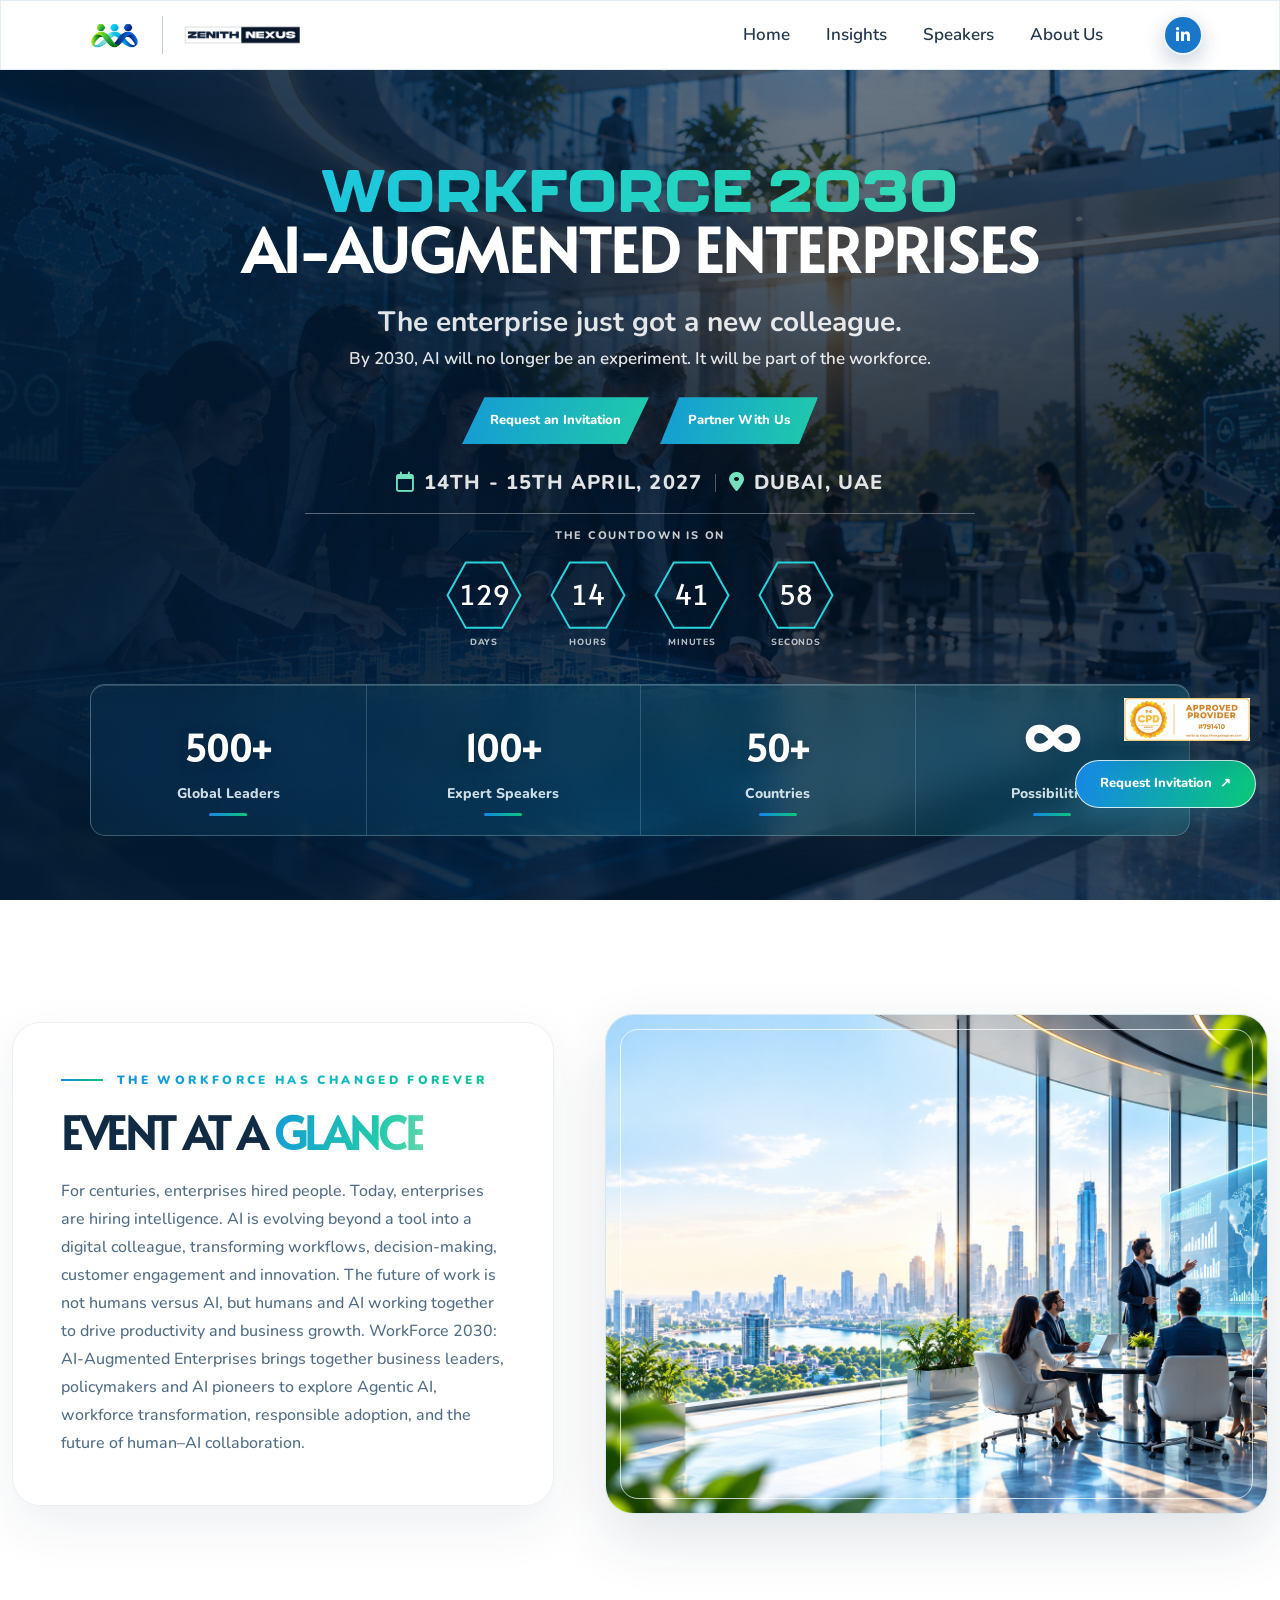
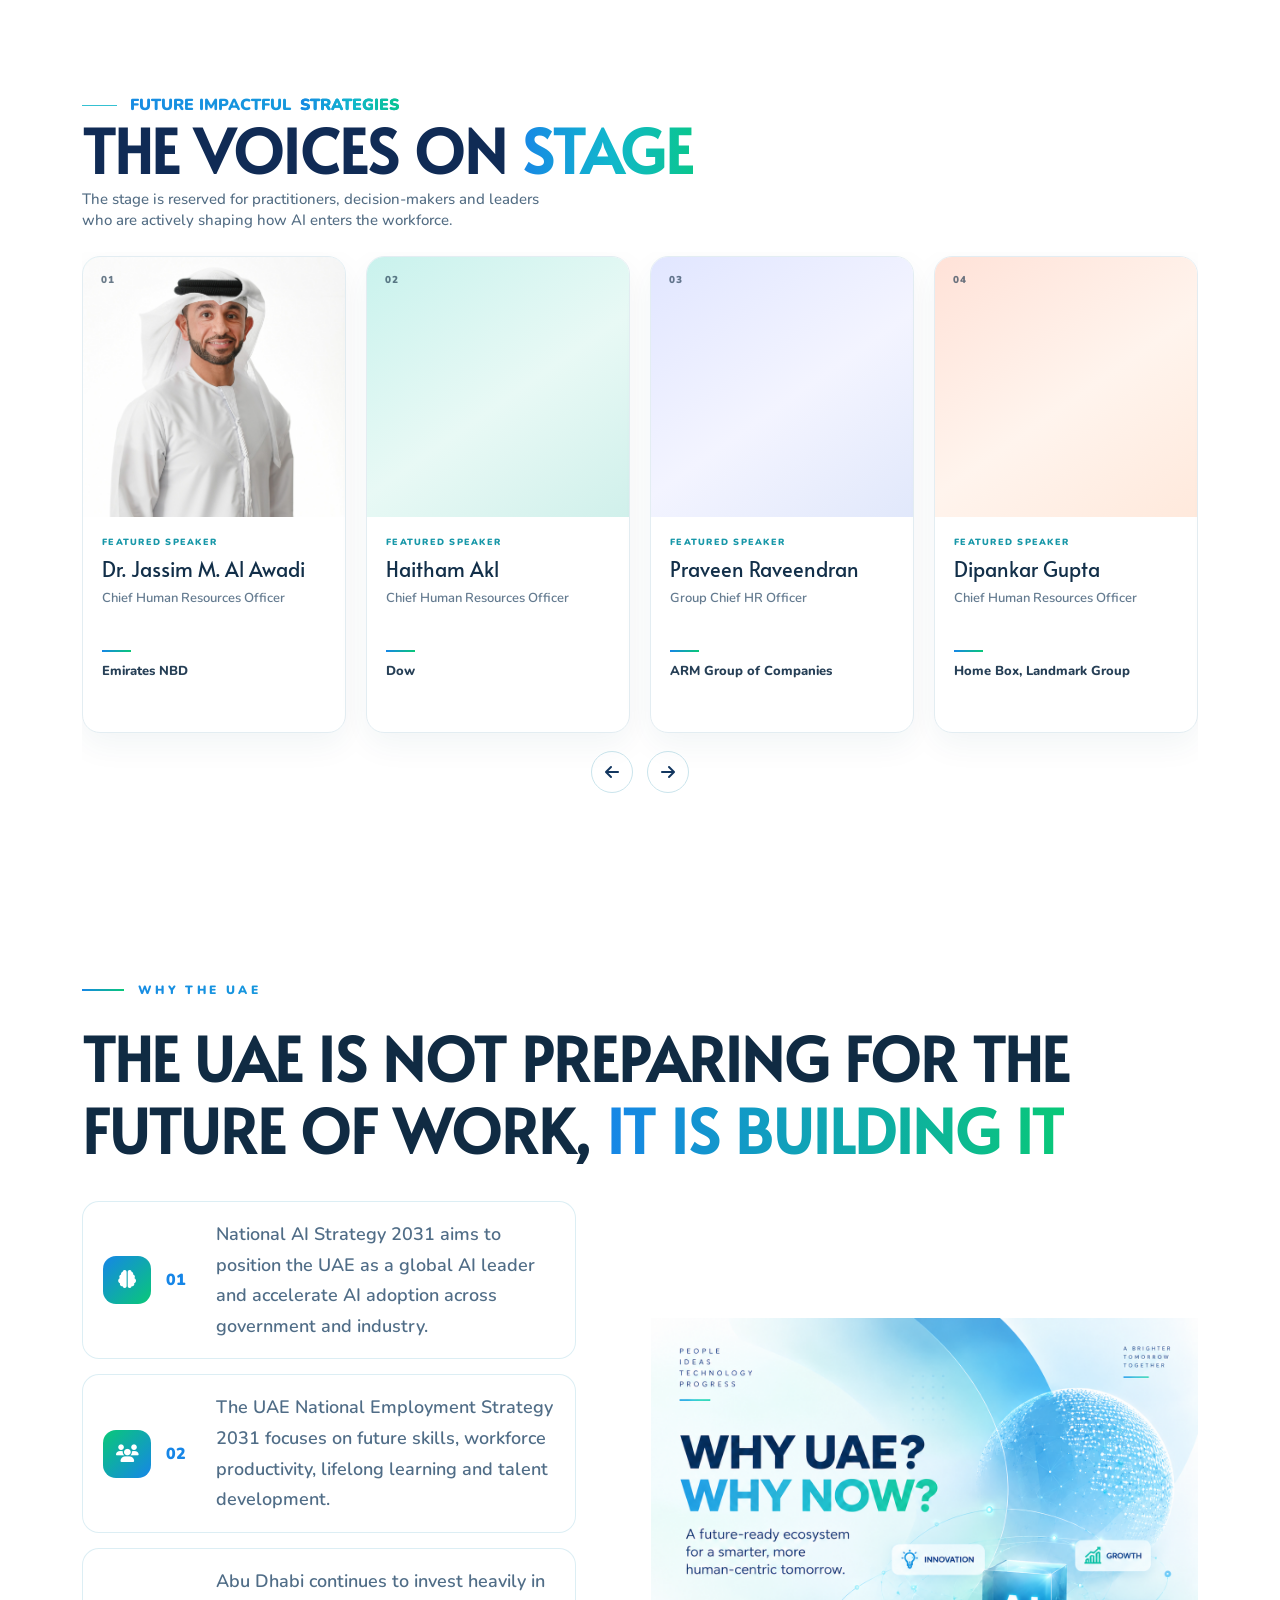
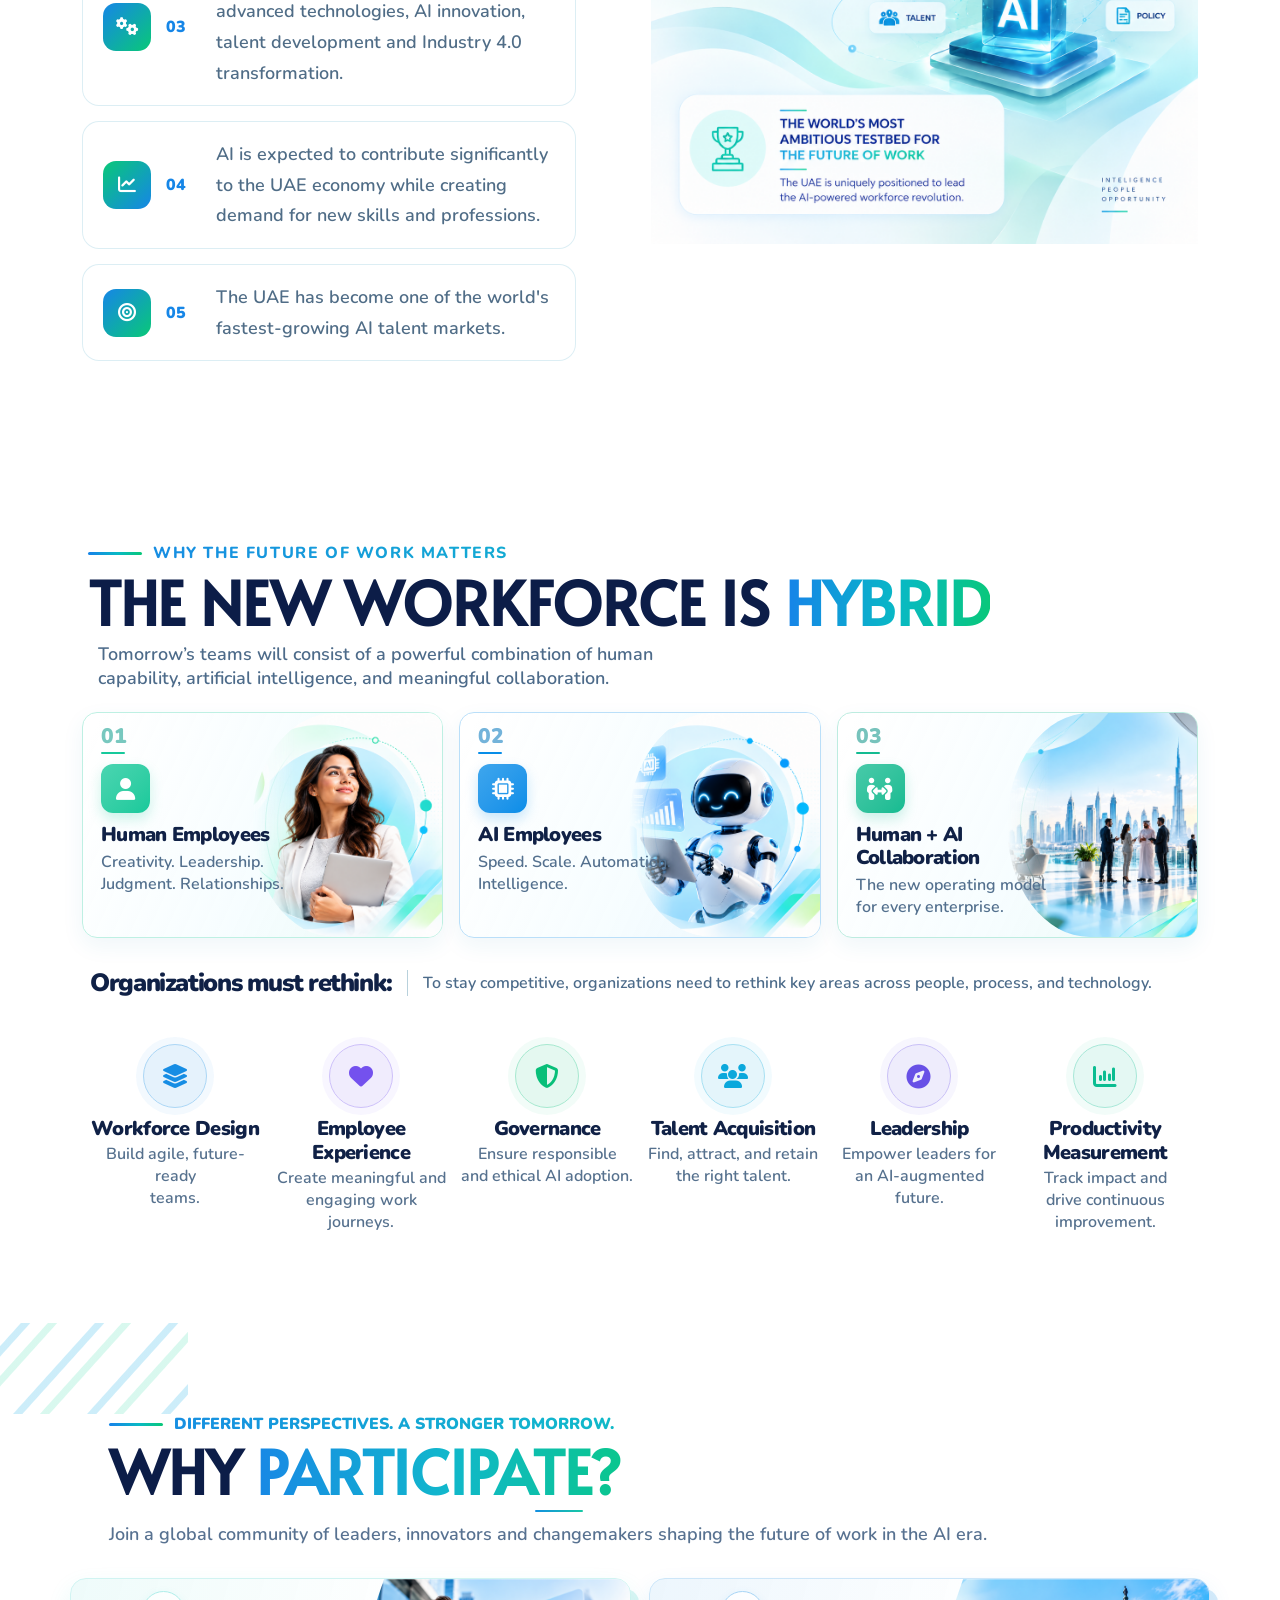
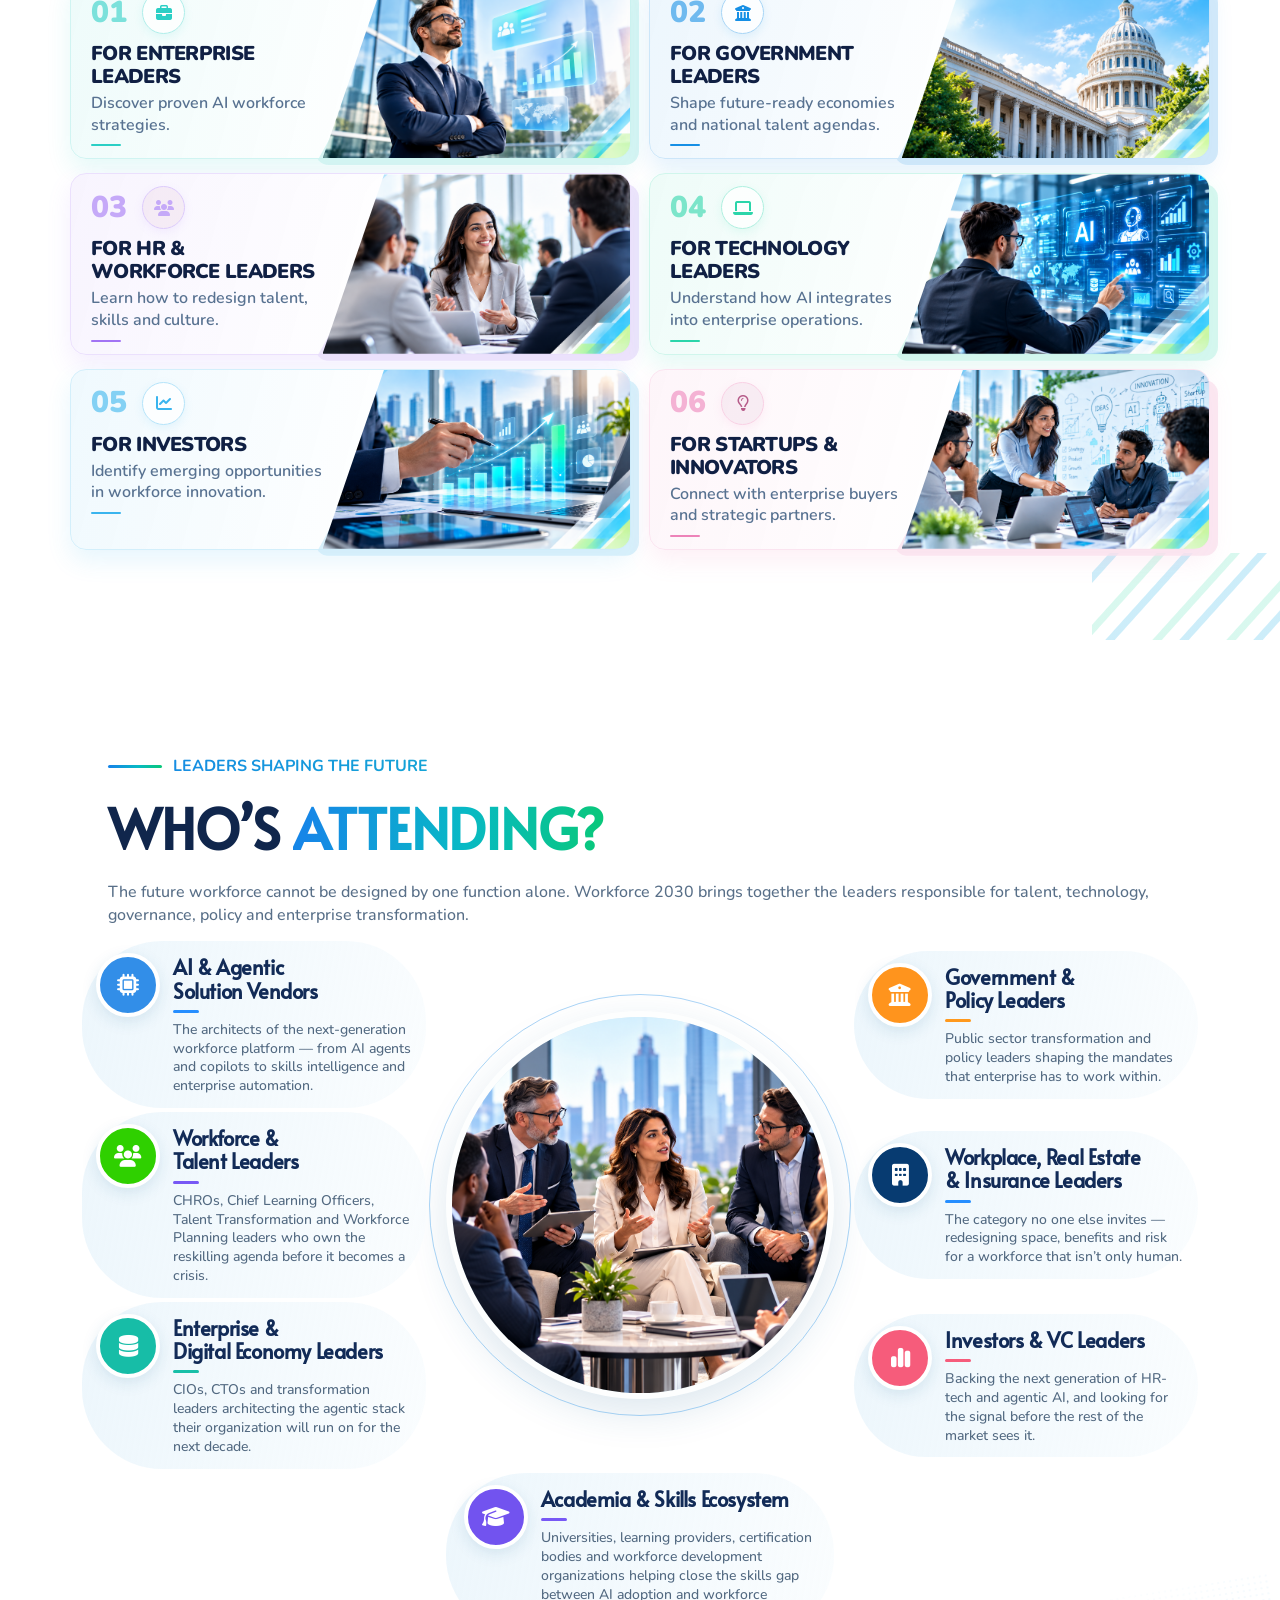
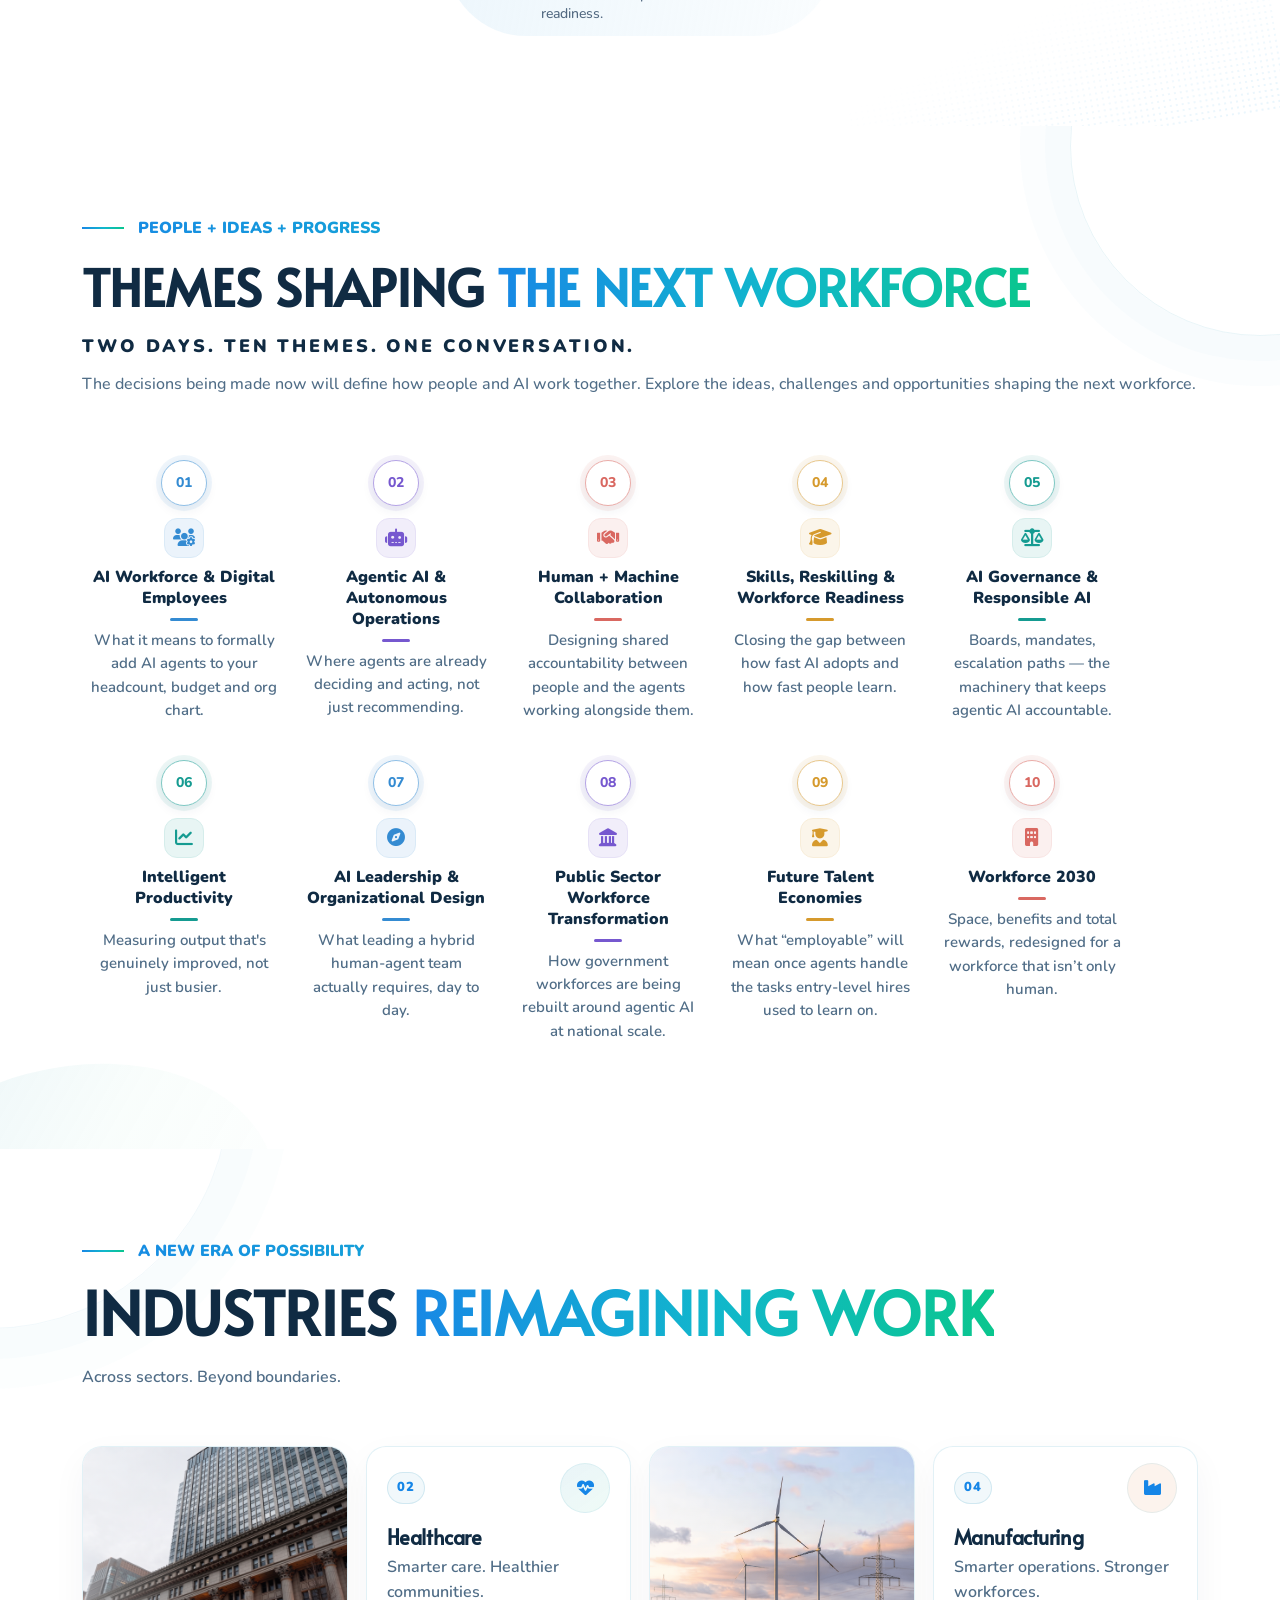
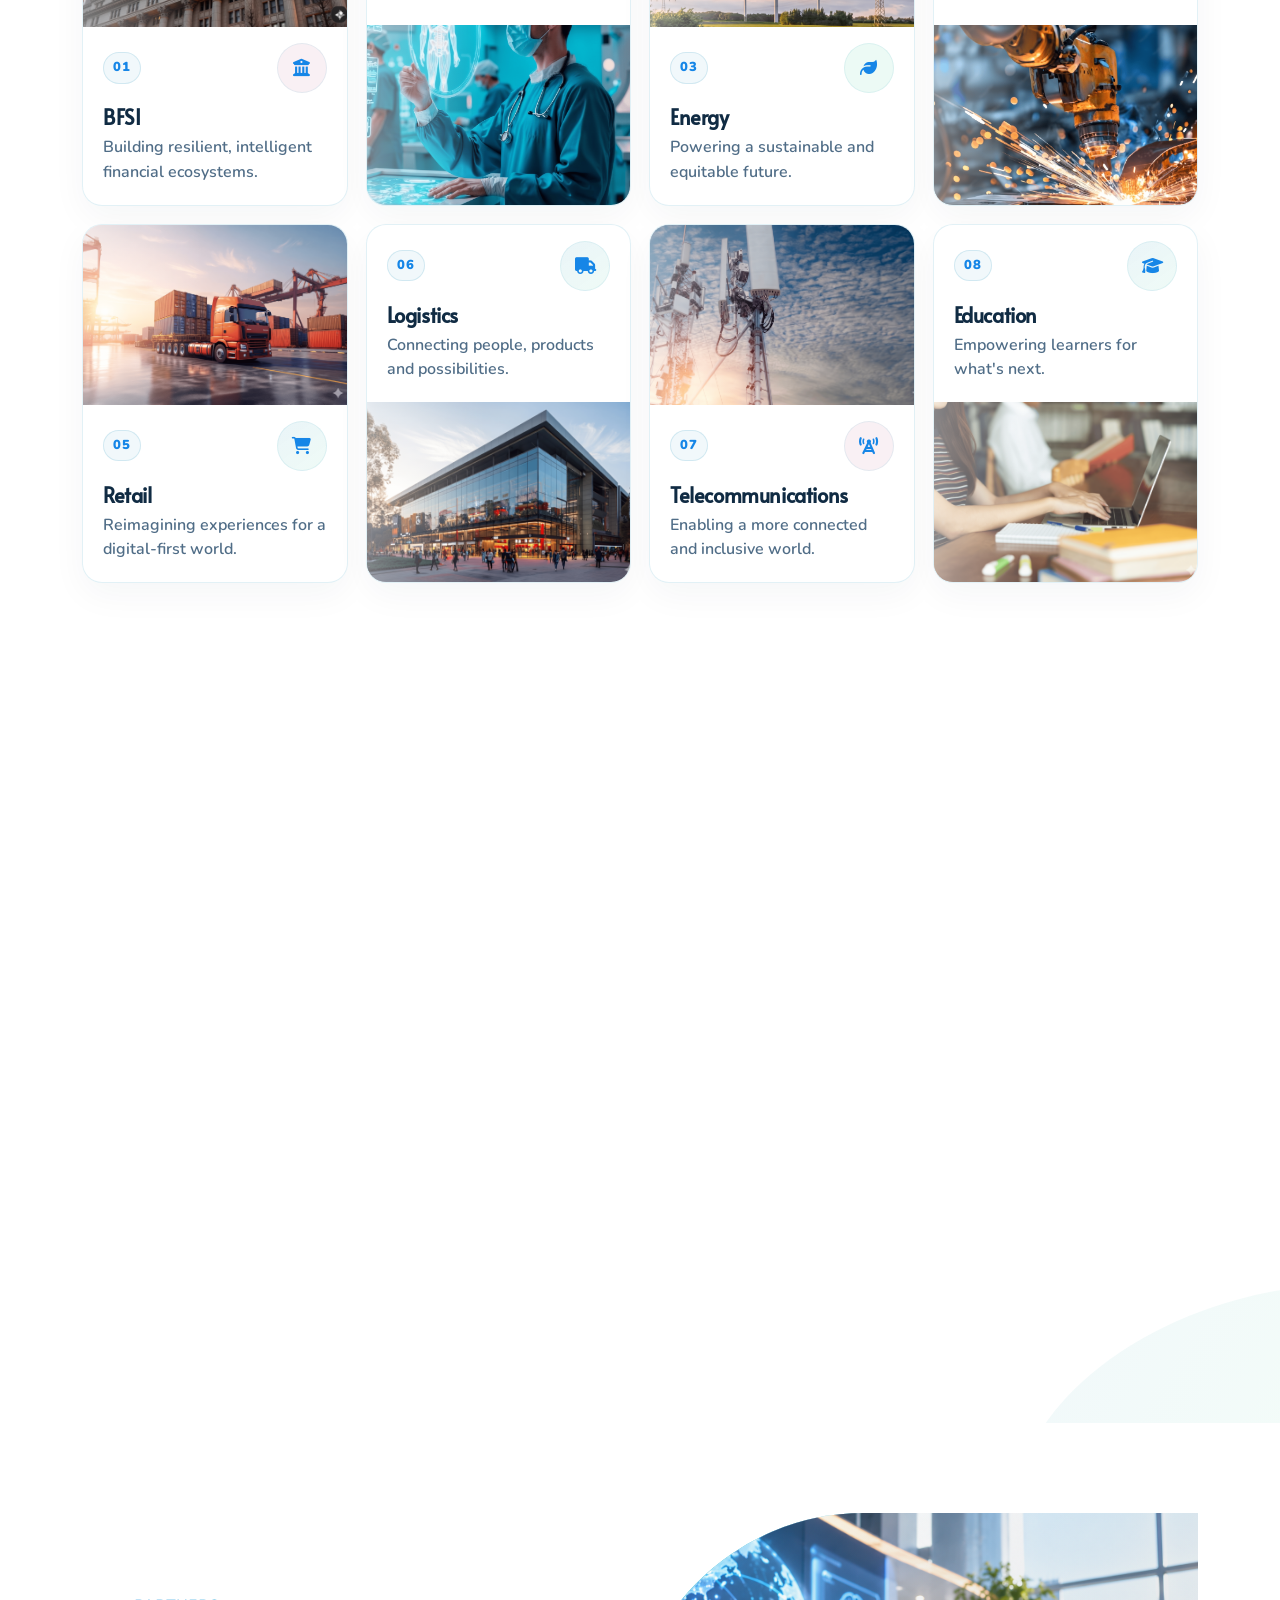
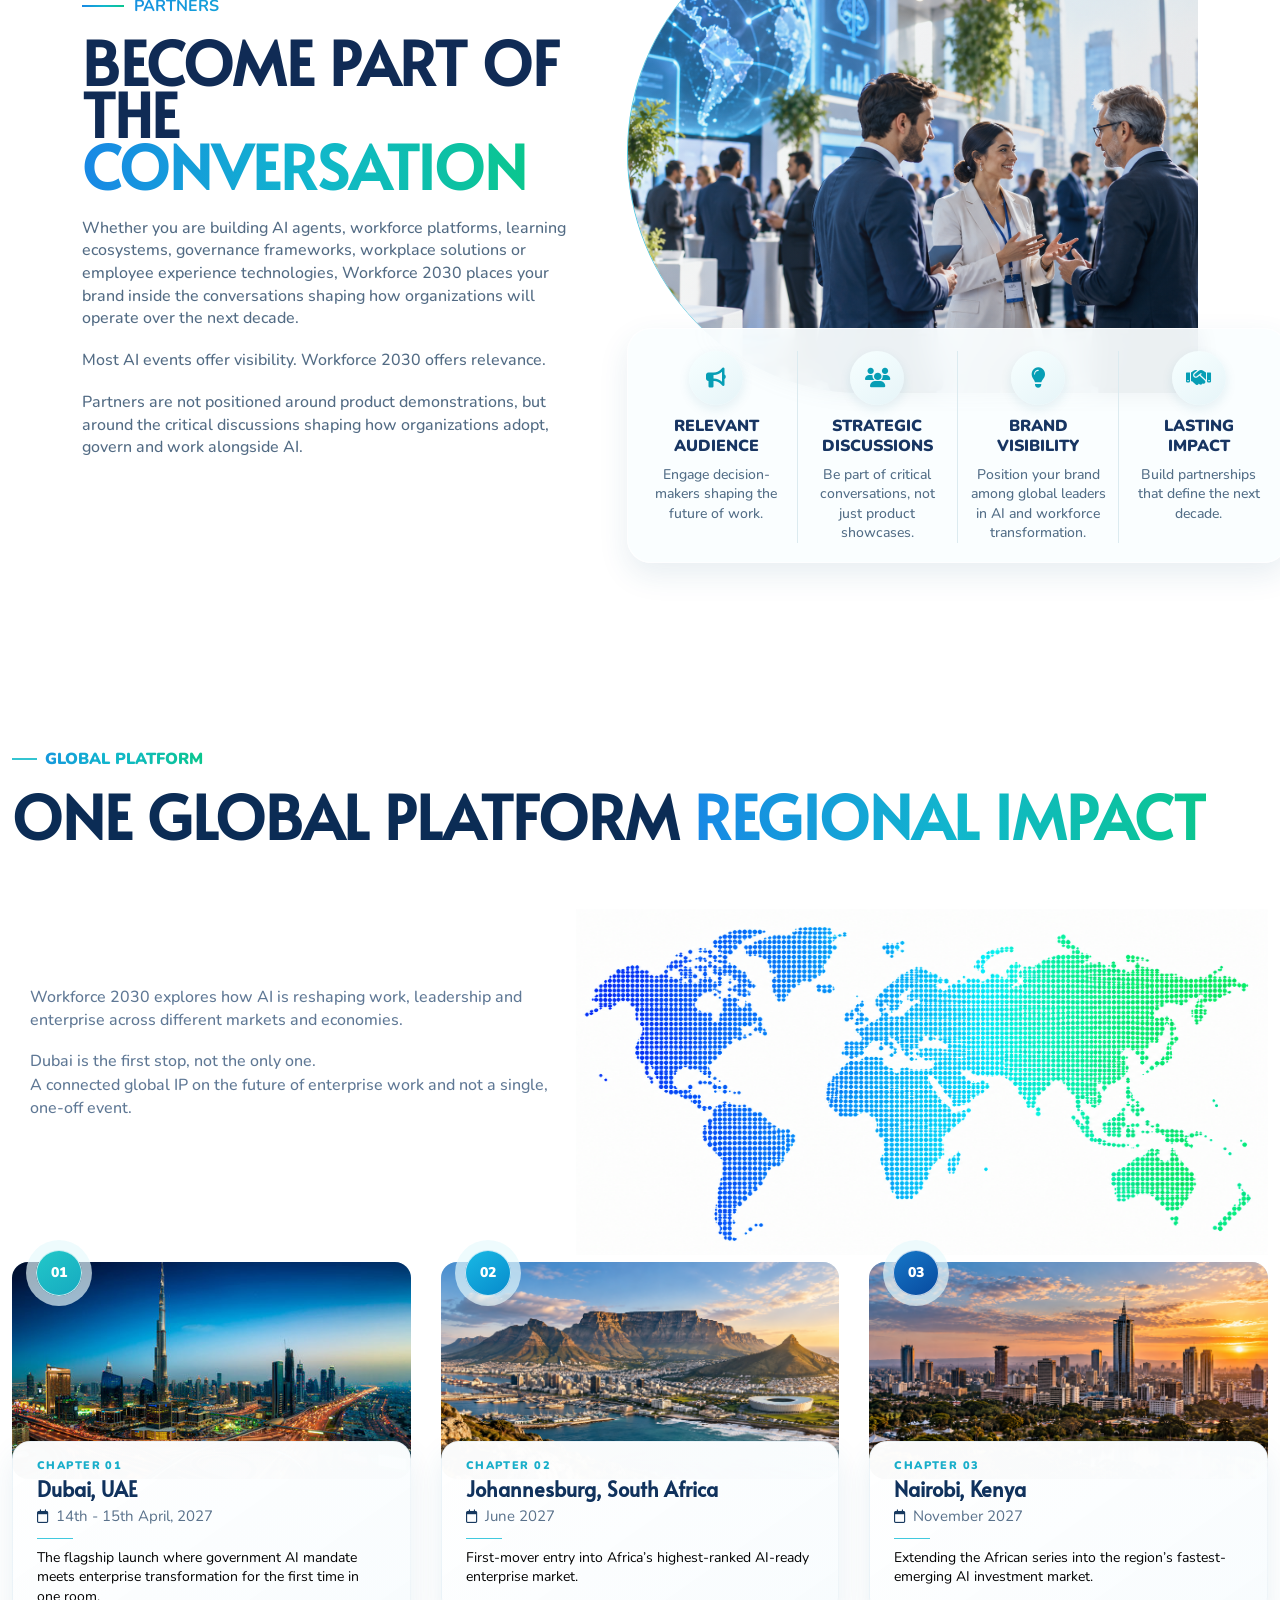
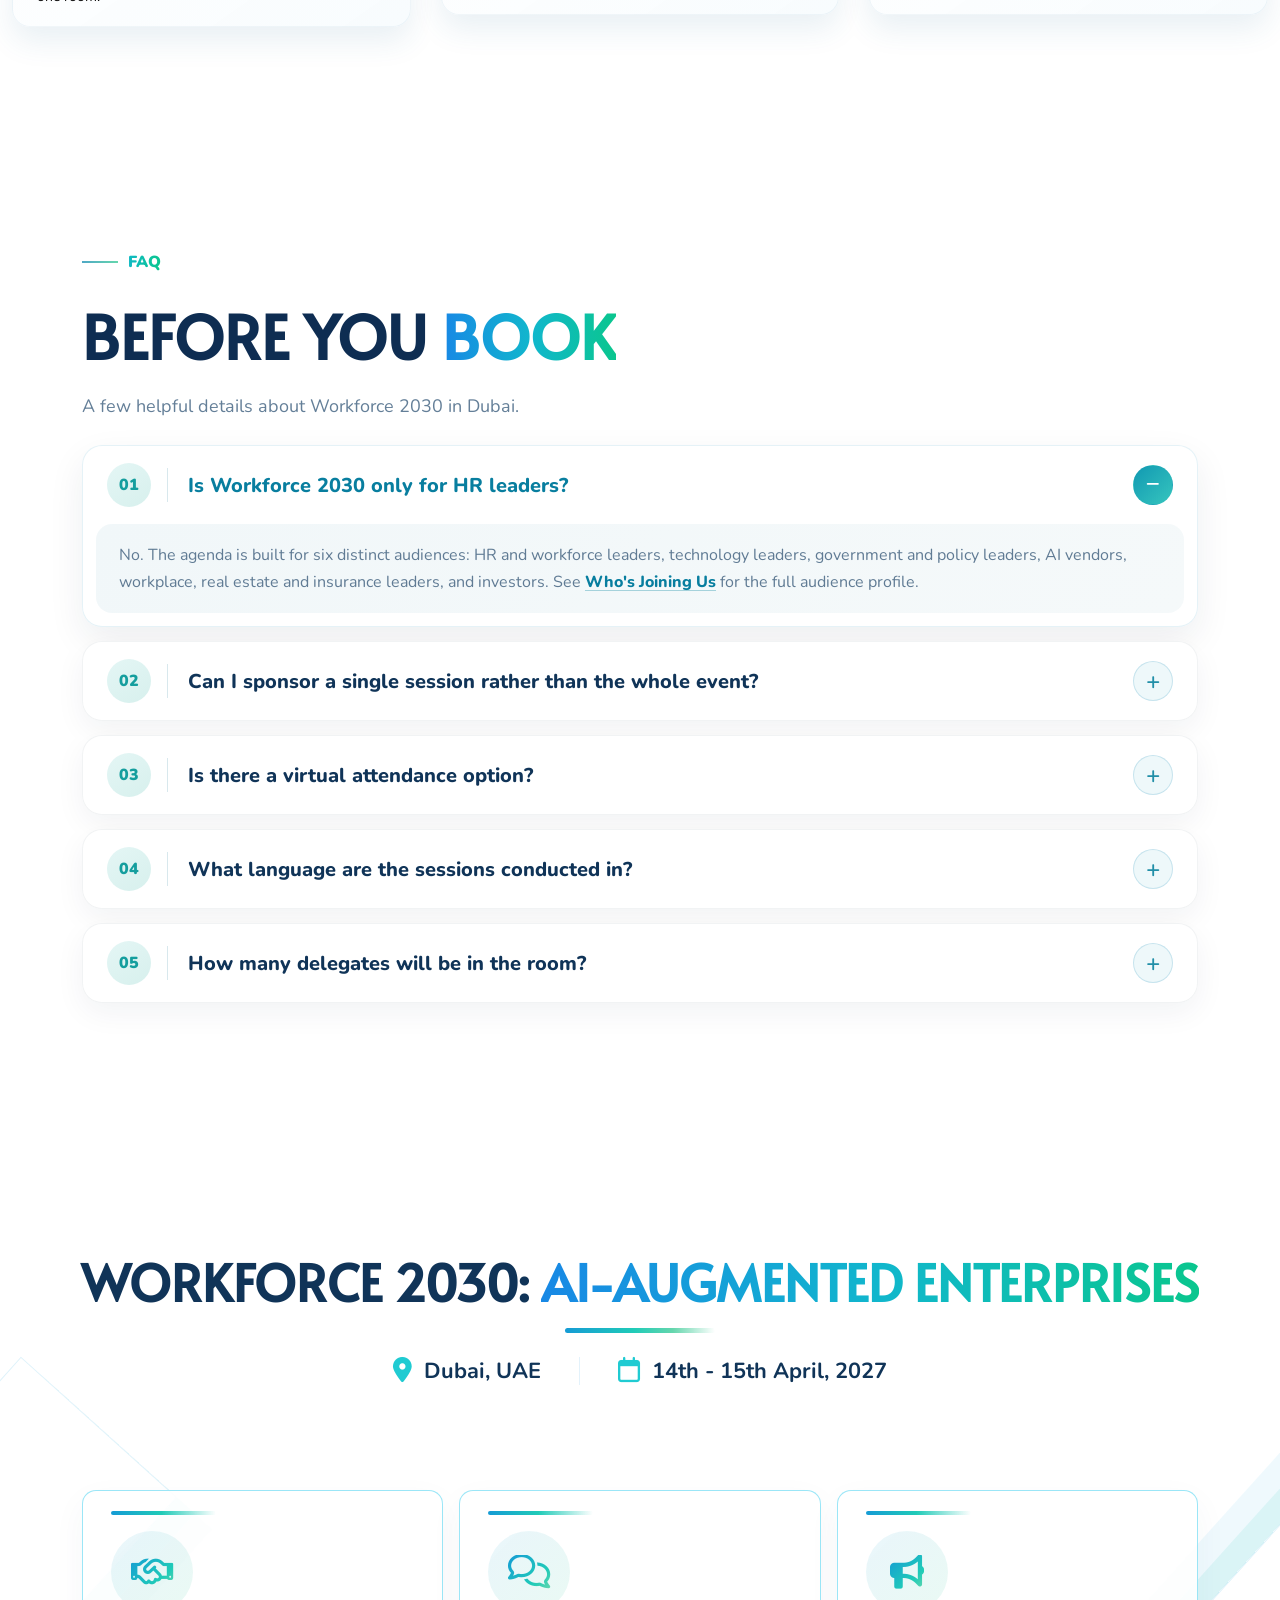
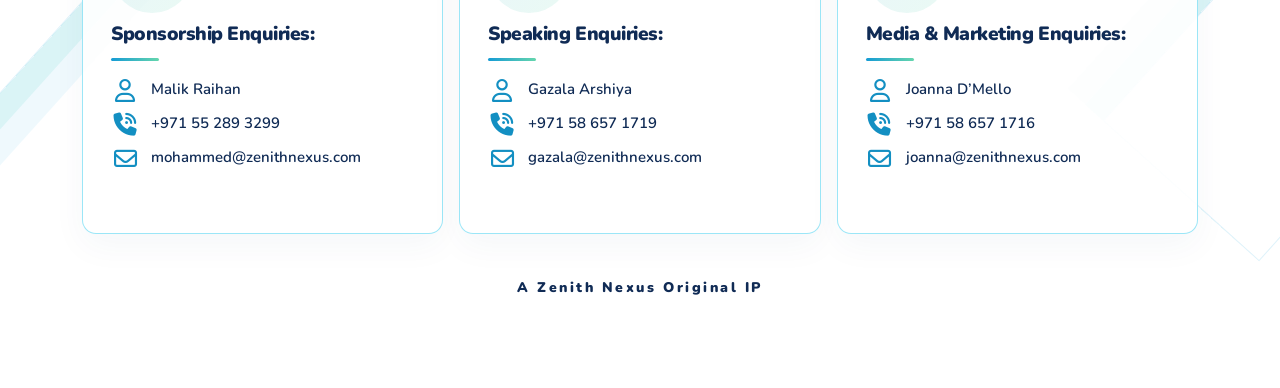
<file: index.html>
<!doctype html>
<html lang="en">
  <head>
    <meta charset="UTF-8" />
    <meta name="viewport" content="width=device-width, initial-scale=1.0" />

    <title>Workforce 2030</title>
    <link rel="icon" type="image/png" href="./images/Workforce-logo.png" />

    <meta
      name="description"
      content="Discover how AI helps HR teams and businesses improve hiring, employee experience, and productivity."
    />
    <!-- Google tag (gtag.js) -->
    <script
      async
      src="https://www.googletagmanager.com/gtag/js?id=G-B3H7Z2YTWS"
    ></script>
    <script>
      window.dataLayer = window.dataLayer || [];
      function gtag() {
        dataLayer.push(arguments);
      }
      gtag("js", new Date());

      gtag("config", "G-B3H7Z2YTWS");
    </script>
    <script type="text/javascript">
      _linkedin_partner_id = "10366401";
      window._linkedin_data_partner_ids =
        window._linkedin_data_partner_ids || [];
      window._linkedin_data_partner_ids.push(_linkedin_partner_id);
    </script>
    <script type="text/javascript">
      (function (l) {
        if (!l) {
          window.lintrk = function (a, b) {
            window.lintrk.q.push([a, b]);
          };
          window.lintrk.q = [];
        }
        var s = document.getElementsByTagName("script")[0];
        var b = document.createElement("script");
        b.type = "text/javascript";
        b.async = true;
        b.src = "https://snap.licdn.com/li.lms-analytics/insight.min.js";
        s.parentNode.insertBefore(b, s);
      })(window.lintrk);
    </script>
    <noscript>
      <img
        height="1"
        width="1"
        style="display: none"
        alt=""
        src="https://px.ads.linkedin.com/collect/?pid=10366401&fmt=gif"
      />
    </noscript>
    <link rel="preconnect" href="https://fonts.googleapis.com" />
    <link rel="preconnect" href="https://fonts.gstatic.com" crossorigin />
    <link
      href="https://fonts.googleapis.com/css2?family=Alata&family=Nunito:wght@400;500;600;700;800&display=swap"
      rel="stylesheet"
    />

    <link
      href="https://cdn.jsdelivr.net/npm/bootstrap@5.3.3/dist/css/bootstrap.min.css"
      rel="stylesheet"
    />

    <link
      rel="stylesheet"
      href="https://cdn.jsdelivr.net/npm/swiper@11/swiper-bundle.min.css"
    />

    <link
      rel="stylesheet"
      href="https://cdnjs.cloudflare.com/ajax/libs/font-awesome/6.5.2/css/all.min.css"
    />

    <link rel="stylesheet" href="style.css" />
  </head>

  <body>
    <button class="back-to-top" id="backToTop" aria-label="Back to top">
      <i class="fa-solid fa-arrow-up"></i>
    </button>
    <button
      class="invitation-float-btn"
      type="button"
      data-bs-toggle="modal"
      data-bs-target="#invitationModal"
    >
      Request Invitation <span class="mx-invite-btn-icon">↗</span>
    </button>
    <a
      class="floating-logo"
      href="./index.html"
      aria-label="Workforce 2030 home"
    >
      <img src="./images/float.jpeg" alt="" />
    </a>

    <main>
      <header class="site-header">
        <nav class="navbar navbar-expand-lg navbar-light nav-animate">
          <div class="container">
            <a
              class="navbar-brand"
              href="./index.html"
              aria-label="Workforce 2030 home"
            >
              <img
                src="./images/Workforce-logo.png"
                alt=""
                class="navbar-logo"
              />
              <span class="navbar-logo-divider" aria-hidden="true"></span>
              <img src="./images/Zenith Nexus Logo.png" alt="" />
            </a>

            <button
              class="navbar-toggler"
              type="button"
              data-bs-toggle="collapse"
              data-bs-target="#mainNav"
              aria-controls="mainNav"
              aria-expanded="false"
              aria-label="Toggle navigation"
            >
              <span class="navbar-toggler-icon"></span>
            </button>

            <div class="collapse navbar-collapse" id="mainNav">
              <ul class="navbar-nav ms-auto align-items-lg-center gap-lg-3">
                <li class="nav-item">
                  <a class="nav-link" href="./index.html">Home</a>
                </li>
                <li class="nav-item">
                  <a class="nav-link" href="./insight.html">Insights</a>
                </li>
                <li class="nav-item">
                  <a class="nav-link" href="./speakers.html">Speakers</a>
                </li>
                <li class="nav-item">
                  <a class="nav-link" href="./about-us.html">About Us</a>
                </li>
              </ul>

              <nav class="hero-social-links" aria-label="Social media">
                <!-- <a href="#" aria-label="Instagram">
                  <i class="fa-brands fa-instagram" aria-hidden="true"></i>
                </a> -->
                <a
                  href="https://www.linkedin.com/company/zenithnexus/?viewAsMember=true"
                  aria-label="LinkedIn"
                >
                  <i class="fa-brands fa-linkedin-in" aria-hidden="true"></i>
                </a>
              </nav>
            </div>
          </div>
        </nav>
      </header>

      <section class="hero-section">
        <div class="hero-background-slider swiper" aria-hidden="true">
          <div class="swiper-wrapper">
            <div class="swiper-slide">
              <img src="./images/final-hero1.png" alt="" />
            </div>
            <div class="swiper-slide">
              <img src="./images/final-hero2.png" alt="" />
            </div>
            <div class="swiper-slide">
              <img src="./images/final-hero3.png" alt="" />
            </div>
          </div>
        </div>
        <div class="hero-overlay"></div>

        <div class="container position-relative hero-content-container">
          <div class="row align-items-center">
            <div class="col-12">
              <div class="hero-content hero-animate">
                <!-- <span class="hero-eyebrow">Workforce 2030</span> -->

                <h1>
                  <span class="hero-title-line">WORKFORCE 2030 </span>
                  <span class="hero-title-line"
                    ><em>AI-AUGMENTED ENTERPRISES</em></span
                  >
                </h1>

                <p class="hero-description">
                  <b class="fw-bold" style="font-size: 28px"
                    >The enterprise just got a new colleague. </b
                  ><br />
                  By 2030, AI will no longer be an experiment. It will be part
                  of the workforce.
                </p>

                <div class="hero-actions" aria-label="Explore Workforce 2030">
                  <a
                    href="./request-invitation.html"
                    class="hero-cta hero-cta-primary"
                  >
                    Request an Invitation
                  </a>
                  <a
                    href="./partner-with-us.html"
                    class="hero-cta hero-cta-primary"
                  >
                    Partner With Us
                  </a>
                </div>

                <aside
                  class="hero-countdown-panel"
                  aria-label="Event details and countdown"
                >
                  <div class="hero-countdown-content">
                    <div class="hero-event-details">
                      <span class="hero-event-icon" aria-hidden="true">
                        <i class="fa-regular fa-calendar"></i>
                      </span>
                      <span class="hero-event-text"
                        >14th - 15th April, 2027</span
                      >
                      <span
                        class="hero-event-divider"
                        aria-hidden="true"
                      ></span>
                      <span class="hero-event-icon" aria-hidden="true">
                        <i class="fa-solid fa-location-dot"></i>
                      </span>
                      <span class="hero-event-text">Dubai, UAE</span>
                    </div>

                    <div class="hero-countdown-wrap">
                      <span class="hero-countdown-label"
                        >The countdown is on</span
                      >
                      <div
                        class="hero-countdown"
                        id="heroCountdown"
                        role="timer"
                        aria-live="off"
                        aria-label="Countdown to 14 April 2027"
                      >
                        <div class="countdown-unit">
                          <div class="countdown-hexagon">
                            <svg
                              viewBox="0 0 100 90"
                              aria-hidden="true"
                              focusable="false"
                            >
                              <polygon
                                points="26,2 74,2 98,45 74,88 26,88 2,45"
                              />
                            </svg>
                            <span data-countdown-days>00</span>
                          </div>
                          <small>Days</small>
                        </div>
                        <div class="countdown-unit">
                          <div class="countdown-hexagon">
                            <svg
                              viewBox="0 0 100 90"
                              aria-hidden="true"
                              focusable="false"
                            >
                              <polygon
                                points="26,2 74,2 98,45 74,88 26,88 2,45"
                              />
                            </svg>
                            <span data-countdown-hours>00</span>
                          </div>
                          <small>Hours</small>
                        </div>
                        <div class="countdown-unit">
                          <div class="countdown-hexagon">
                            <svg
                              viewBox="0 0 100 90"
                              aria-hidden="true"
                              focusable="false"
                            >
                              <polygon
                                points="26,2 74,2 98,45 74,88 26,88 2,45"
                              />
                            </svg>
                            <span data-countdown-minutes>00</span>
                          </div>
                          <small>Minutes</small>
                        </div>
                        <div class="countdown-unit">
                          <div class="countdown-hexagon">
                            <svg
                              viewBox="0 0 100 90"
                              aria-hidden="true"
                              focusable="false"
                            >
                              <polygon
                                points="26,2 74,2 98,45 74,88 26,88 2,45"
                              />
                            </svg>
                            <span data-countdown-seconds>00</span>
                          </div>
                          <small>Seconds</small>
                        </div>
                      </div>
                    </div>
                  </div>
                </aside>
              </div>
            </div>
          </div>

          <div class="hero-stats" aria-label="Workforce 2030 at a glance">
            <div class="hero-stat">
              <strong data-count-value="500" data-count-suffix="+">500+</strong>
              <span>Global Leaders</span>
              <i aria-hidden="true"></i>
            </div>
            <div class="hero-stat">
              <strong data-count-value="100" data-count-suffix="+">100+</strong>
              <span>Expert Speakers</span>
              <i aria-hidden="true"></i>
            </div>
            <div class="hero-stat">
              <strong data-count-value="50" data-count-suffix="+">50+</strong>
              <span>Countries</span>
              <i aria-hidden="true"></i>
            </div>
            <div class="hero-stat">
              <strong class="infinity">∞</strong>
              <span>Possibilities</span>
              <i aria-hidden="true"></i>
            </div>
          </div>
        </div>
      </section>

      <section class="event-glance-section" id="event-glance">
        <div class="container">
          <div class="event-glance-layout">
            <div class="event-glance-content">
              <div class="why-uae-label gredient-font">
                <span></span>
                THE WORKFORCE HAS CHANGED FOREVER
              </div>
              <h2>EVENT AT A <span>GLANCE</span></h2>

              <div class="event-description">
                <p>
                  For centuries, enterprises hired people. Today, enterprises
                  are hiring intelligence. AI is evolving beyond a tool into a
                  digital colleague, transforming workflows, decision-making,
                  customer engagement and innovation. The future of work is not
                  humans versus AI, but humans and AI working together to drive
                  productivity and business growth. WorkForce 2030: AI-Augmented
                  Enterprises brings together business leaders, policymakers and
                  AI pioneers to explore Agentic AI, workforce transformation,
                  responsible adoption, and the future of human–AI
                  collaboration.
                </p>
              </div>
            </div>

            <div class="event-glance-image">
              <img
                src="./images/mmmmmm.png"
                alt="Business leaders discussing AI and the future of work"
              />
            </div>
          </div>
        </div>
      </section>

      <section class="voices-stage-section" id="voices-stage">
        <div class="container">
          <div class="voices-stage-header">
            <div class="voices-stage-intro">
              <div class="voices-stage-eyebrow">
                <span></span>
                FUTURE IMPACTFUL
                <div class="gredient-font">STRATEGIES</div>
              </div>
              <h2>The voices on <span class="gredient-font">STAGE</span></h2>
              <p>
                The stage is reserved for practitioners, decision-makers and
                leaders who are actively shaping how AI enters the workforce.
              </p>
            </div>
          </div>

          <div class="home-speakers-swiper swiper">
            <div class="swiper-wrapper" id="home-speakers-wrapper"></div>
            <div class="home-speakers-controls">
              <button
                class="home-speakers-prev"
                type="button"
                aria-label="Previous speakers"
              >
                <i class="fa-solid fa-arrow-left" aria-hidden="true"></i>
              </button>

              <button
                class="home-speakers-next"
                type="button"
                aria-label="Next speakers"
              >
                <i class="fa-solid fa-arrow-right" aria-hidden="true"></i>
              </button>
            </div>
          </div>
        </div>
      </section>

      <section class="why-uae-section" id="why-uae">
        <div class="container">
          <div class="title">
            <div class="why-uae-label gredient-font">
              <span></span>
              WHY THE UAE
            </div>

            <h2 class="why-uae-heading">
              The UAE is not preparing for the future of work,
              <span class="gradient-font"> it is building it</span>
            </h2>
          </div>
          <div class="why-uae-layout">
            <!-- RIGHT CONTENT -->
            <div class="why-uae-content">
              <div class="why-uae-points">
                <article class="why-uae-point">
                  <div class="why-uae-icon">
                    <i class="fa-solid fa-brain"></i>
                  </div>

                  <div class="why-uae-point-number">01</div>

                  <p>
                    National AI Strategy 2031 aims to position the UAE as a
                    global AI leader and accelerate AI adoption across
                    government and industry.
                  </p>
                </article>

                <article class="why-uae-point">
                  <div class="why-uae-icon">
                    <i class="fa-solid fa-users"></i>
                  </div>

                  <div class="why-uae-point-number">02</div>

                  <p>
                    The UAE National Employment Strategy 2031 focuses on future
                    skills, workforce productivity, lifelong learning and talent
                    development.
                  </p>
                </article>

                <article class="why-uae-point">
                  <div class="why-uae-icon">
                    <i class="fa-solid fa-gears"></i>
                  </div>

                  <div class="why-uae-point-number">03</div>

                  <p>
                    Abu Dhabi continues to invest heavily in advanced
                    technologies, AI innovation, talent development and Industry
                    4.0 transformation.
                  </p>
                </article>

                <article class="why-uae-point">
                  <div class="why-uae-icon">
                    <i class="fa-solid fa-chart-line"></i>
                  </div>

                  <div class="why-uae-point-number">04</div>

                  <p>
                    AI is expected to contribute significantly to the UAE
                    economy while creating demand for new skills and
                    professions.
                  </p>
                </article>

                <article class="why-uae-point">
                  <div class="why-uae-icon">
                    <i class="fa-solid fa-bullseye"></i>
                  </div>

                  <div class="why-uae-point-number">05</div>

                  <p>
                    The UAE has become one of the world's fastest-growing AI
                    talent markets.
                  </p>
                </article>
              </div>
            </div>

            <!-- LEFT VISUAL -->
            <div class="why-uae-visual">
              <img src="./images/nnnn.png" alt="AI-powered future of work" />
            </div>
          </div>
        </div>
      </section>

      <section
        class="hybrid-workforce-section"
        aria-labelledby="hybrid-workforce-title"
      >
        <div class="container hybrid-workforce-container">
          <div class="hybrid-workforce-heading">
            <div class="hybrid-workforce-eyebrow">
              <span></span>
              WHY THE FUTURE OF WORK MATTERS
            </div>
            <h2 id="hybrid-workforce-title">
              The New Workforce Is <span class="gredient-font">Hybrid</span>
            </h2>
            <p>
              Tomorrow’s teams will consist of a powerful combination of human
              capability, artificial intelligence, and meaningful collaboration.
            </p>
          </div>

          <div class="hybrid-workforce-cards">
            <article class="hybrid-workforce-card hybrid-card-human">
              <div class="hybrid-card-content">
                <span class="hybrid-card-number">01</span>
                <span class="hybrid-card-icon" aria-hidden="true">
                  <i class="fa-solid fa-user"></i>
                </span>
                <h3>Human Employees</h3>
                <p>Creativity. Leadership.<br />Judgment. Relationships.</p>
              </div>
              <div class="hybrid-card-art">
                <img
                  src="./images/Modern Woman in Tech Halo.png"
                  alt="Human employee representing creativity, leadership and relationships"
                  loading="lazy"
                />
              </div>
            </article>

            <article class="hybrid-workforce-card hybrid-card-ai">
              <div class="hybrid-card-content">
                <span class="hybrid-card-number">02</span>
                <span class="hybrid-card-icon" aria-hidden="true">
                  <i class="fa-solid fa-microchip"></i>
                </span>
                <h3>AI Employees</h3>
                <p>Speed. Scale. Automation.<br />Intelligence.</p>
              </div>
              <div class="hybrid-card-art">
                <img
                  src="./images/Friendly AI Robot Assistant.png"
                  alt="AI robot representing speed, scale, automation and intelligence"
                  loading="lazy"
                />
              </div>
            </article>

            <article class="hybrid-workforce-card hybrid-card-collaboration">
              <div class="hybrid-card-content">
                <span class="hybrid-card-number">03</span>
                <span class="hybrid-card-icon" aria-hidden="true">
                  <i class="fa-solid fa-people-arrows-left-right"></i>
                </span>
                <h3>Human + AI Collaboration</h3>
                <p>The new operating model<br />for every enterprise.</p>
              </div>
              <div class="hybrid-card-art">
                <img
                  src="./images/Human–AI Collaboration Handshake.png"
                  alt="Human and AI working together"
                  loading="lazy"
                />
              </div>
            </article>
          </div>

          <div class="hybrid-model" id="hybrid-workforce-model">
            <div class="hybrid-model-heading">
              <h3>Organizations must <span>rethink:</span></h3>
              <span class="hybrid-model-divider" aria-hidden="true"></span>
              <p>
                To stay competitive, organizations need to rethink key areas
                across people, process, and technology.
              </p>
            </div>

            <div class="hybrid-model-grid">
              <article class="hybrid-model-item hybrid-model-blue">
                <span class="hybrid-model-icon"
                  ><i class="fa-solid fa-layer-group"></i
                ></span>
                <h4>Workforce Design</h4>
                <p>Build agile, future-ready<br />teams.</p>
              </article>
              <article class="hybrid-model-item hybrid-model-purple">
                <span class="hybrid-model-icon"
                  ><i class="fa-solid fa-heart"></i
                ></span>
                <h4>Employee Experience</h4>
                <p>Create meaningful and<br />engaging work journeys.</p>
              </article>
              <article class="hybrid-model-item hybrid-model-green">
                <span class="hybrid-model-icon">
                  <i class="fa-solid fa-shield-halved"></i>
                </span>
                <h4>Governance</h4>
                <p>Ensure responsible<br />and ethical AI adoption.</p>
              </article>
              <article class="hybrid-model-item hybrid-model-cyan">
                <span class="hybrid-model-icon">
                  <i class="fa-solid fa-users"></i>
                </span>
                <h4>Talent Acquisition</h4>
                <p>Find, attract, and retain<br />the right talent.</p>
              </article>
              <article class="hybrid-model-item hybrid-model-violet">
                <span class="hybrid-model-icon">
                  <i class="fa-solid fa-compass"></i>
                </span>
                <h4>Leadership</h4>
                <p>Empower leaders for<br />an AI-augmented future.</p>
              </article>
              <article class="hybrid-model-item hybrid-model-teal">
                <span class="hybrid-model-icon">
                  <i class="fa-solid fa-chart-column"></i>
                </span>
                <h4>Productivity Measurement</h4>
                <p>Track impact and<br />drive continuous improvement.</p>
              </article>
            </div>
          </div>
        </div>
      </section>

      <section class="participate-section" id="participate">
        <div class="container">
          <div class="participate-header">
            <p class="participate-subtitle">
              <span></span>
              DIFFERENT PERSPECTIVES. A STRONGER TOMORROW.
            </p>
            <h2 class="participate-title">WHY <span>PARTICIPATE?</span></h2>

            <div class="participate-line"></div>

            <p class="participate-description">
              Join a global community of leaders, innovators and changemakers
              shaping the future of work in the AI era.
            </p>
          </div>

          <div class="participate-radial">
            <article class="participate-card card-1">
              <div class="participate-card-meta">
                <span class="participate-card-number">01</span>
                <span class="participate-card-icon" aria-hidden="true">
                  <i class="fa-solid fa-briefcase"></i>
                </span>
              </div>
              <div class="participate-card-content">
                <h3>FOR ENTERPRISE<br />LEADERS</h3>
                <p>Discover proven AI workforce strategies.</p>
                <div class="card-accent"></div>
              </div>
              <div class="participate-card-image">
                <img
                  src="./images/Confident Executive with Futuristic Analytics.png"
                  alt="Enterprise leader at a future-of-work strategy meeting"
                  loading="lazy"
                />
              </div>
            </article>

            <article class="participate-card card-2">
              <div class="participate-card-meta">
                <span class="participate-card-number">02</span>
                <span class="participate-card-icon" aria-hidden="true">
                  <i class="fa-solid fa-building-columns"></i>
                </span>
              </div>
              <div class="participate-card-content">
                <h3>FOR GOVERNMENT<br />LEADERS</h3>
                <p>Shape future-ready economies and national talent agendas.</p>
                <div class="card-accent"></div>
              </div>
              <div class="participate-card-image">
                <img
                  src="./images/U.S. Capitol Under a Blue Sky.png"
                  alt="Government leader speaking at a global policy forum"
                  loading="lazy"
                />
              </div>
            </article>

            <article class="participate-card card-3">
              <div class="participate-card-meta">
                <span class="participate-card-number">03</span>
                <span class="participate-card-icon" aria-hidden="true">
                  <i class="fa-solid fa-users"></i>
                </span>
              </div>
              <div class="participate-card-content">
                <h3>FOR HR &amp;<br />WORKFORCE LEADERS</h3>
                <p>Learn how to redesign talent, skills and culture.</p>
                <div class="card-accent"></div>
              </div>
              <div class="participate-card-image">
                <img
                  src="./images/Smiling Professional Leading a Meeting.png"
                  alt="Workforce leaders collaborating on talent and skills"
                  loading="lazy"
                />
              </div>
            </article>

            <article class="participate-card card-4">
              <div class="participate-card-meta">
                <span class="participate-card-number">04</span>
                <span class="participate-card-icon" aria-hidden="true">
                  <i class="fa-solid fa-laptop"></i>
                </span>
              </div>
              <div class="participate-card-content">
                <h3>FOR TECHNOLOGY<br />LEADERS</h3>
                <p>Understand how AI integrates into enterprise operations.</p>
                <div class="card-accent"></div>
              </div>
              <div class="participate-card-image">
                <img
                  src="./images/Professional Engaging with AI Dashboard.png"
                  alt="Technology leader presenting an AI workforce platform"
                  loading="lazy"
                />
              </div>
            </article>

            <article class="participate-card card-5">
              <div class="participate-card-meta">
                <span class="participate-card-number">05</span>
                <span class="participate-card-icon" aria-hidden="true">
                  <i class="fa-solid fa-chart-line"></i>
                </span>
              </div>
              <div class="participate-card-content">
                <h3>FOR INVESTORS</h3>
                <p>Identify emerging opportunities in workforce innovation.</p>
                <div class="card-accent"></div>
              </div>
              <div class="participate-card-image">
                <img
                  src="./images/Interactive Financial Growth Dashboard.png"
                  alt="Investor reviewing workforce innovation opportunities"
                  loading="lazy"
                />
              </div>
            </article>

            <article class="participate-card card-6">
              <div class="participate-card-meta">
                <span class="participate-card-number">06</span>
                <span class="participate-card-icon" aria-hidden="true">
                  <i class="fa-regular fa-lightbulb"></i>
                </span>
              </div>
              <div class="participate-card-content">
                <h3>FOR STARTUPS &amp;<br />INNOVATORS</h3>
                <p>Connect with enterprise buyers and strategic partners.</p>
                <div class="card-accent"></div>
              </div>
              <div class="participate-card-image">
                <img
                  src="./images/Startup Team Brainstorming in a Modern Office.png"
                  alt="Startup innovator connecting with enterprise partners"
                  loading="lazy"
                />
              </div>
            </article>
          </div>
        </div>
      </section>

      <section class="who-participate-section" id="who-participate">
        <div class="container">
          <div class="who-participate-header">
            <p class="participate-subtitle mb-4 fw-bold">
              <span></span>
              LEADERS SHAPING THE FUTURE
            </p>
            <h2>WHO’S <span>ATTENDING?</span></h2>
            <p>
              The future workforce cannot be designed by one function alone.
              Workforce 2030 brings together the leaders responsible for talent,
              technology, governance, policy and enterprise transformation.
            </p>
          </div>

          <div class="attending-layout">
            <div class="attending-group attending-ai">
              <span class="attending-icon attending-icon-blue"
                ><i class="fa-solid fa-microchip"></i
              ></span>
              <div>
                <h3>AI &amp; Agentic<br />Solution Vendors</h3>
                <span class="attending-accent"></span>
                <p>
                  The architects of the next-generation workforce platform —
                  from AI agents and copilots to skills intelligence and
                  enterprise automation.
                </p>
              </div>
            </div>

            <div class="attending-group attending-government">
              <span class="attending-icon attending-icon-orange"
                ><i class="fa-solid fa-building-columns"></i
              ></span>
              <div>
                <h3>Government &amp;<br />Policy Leaders</h3>
                <span class="attending-accent"></span>
                <p>
                  Public sector transformation and policy leaders shaping the
                  mandates that enterprise has to work within.
                </p>
              </div>
            </div>

            <div class="attending-group attending-workforce">
              <span class="attending-icon attending-icon-green"
                ><i class="fa-solid fa-users"></i
              ></span>
              <div>
                <h3>Workforce &amp;<br />Talent Leaders</h3>
                <span class="attending-accent"></span>
                <p>
                  CHROs, Chief Learning Officers, Talent Transformation and
                  Workforce Planning leaders who own the reskilling agenda
                  before it becomes a crisis.
                </p>
              </div>
            </div>

            <div class="attending-group attending-workplace">
              <span class="attending-icon attending-icon-sky"
                ><i class="fa-solid fa-building"></i
              ></span>
              <div>
                <h3>Workplace, Real Estate<br />&amp; Insurance Leaders</h3>
                <span class="attending-accent"></span>
                <p>
                  The category no one else invites — redesigning space, benefits
                  and risk for a workforce that isn’t only human.
                </p>
              </div>
            </div>

            <div class="attending-group attending-enterprise">
              <span class="attending-icon attending-icon-teal"
                ><i class="fa-solid fa-database"></i
              ></span>
              <div>
                <h3>Enterprise &amp;<br />Digital Economy Leaders</h3>
                <span class="attending-accent"></span>
                <p>
                  CIOs, CTOs and transformation leaders architecting the agentic
                  stack their organization will run on for the next decade.
                </p>
              </div>
            </div>

            <div class="attending-center">
              <div class="attending-orbit" aria-hidden="true">
                <!-- <span class="attending-orbit-node attending-node-top"></span>
                <span class="attending-orbit-node attending-node-blue"></span>
                <span class="attending-orbit-node attending-node-teal"></span>
                <span class="attending-orbit-node attending-node-sky"></span>
                <span class="attending-orbit-node attending-node-coral"></span>
                <span class="attending-orbit-node attending-node-aqua"></span> -->
              </div>
              <div class="attending-photo">
                <img
                  src="./images/Executives Strategizing in a Modern Office.png"
                  alt="Workforce leaders collaborating on the future of work"
                />
              </div>
            </div>

            <div class="attending-group attending-investors">
              <span class="attending-icon attending-icon-coral"
                ><i class="fa-solid fa-chart-simple"></i
              ></span>
              <div>
                <h3>Investors &amp; VC Leaders</h3>
                <span class="attending-accent"></span>
                <p>
                  Backing the next generation of HR-tech and agentic AI, and
                  looking for the signal before the rest of the market sees it.
                </p>
              </div>
            </div>

            <div class="attending-group attending-academia">
              <span class="attending-icon attending-icon-purple"
                ><i class="fa-solid fa-graduation-cap"></i
              ></span>
              <div>
                <h3>Academia &amp; Skills Ecosystem</h3>
                <span class="attending-accent"></span>
                <p>
                  Universities, learning providers, certification bodies and
                  workforce development organizations helping close the skills
                  gap between AI adoption and workforce readiness.
                </p>
              </div>
            </div>
          </div>
        </div>
      </section>

      <section class="themes-work-section" id="themes">
        <div class="container">
          <!-- HEADER -->
          <div class="themes-header">
            <div class="themes-label">
              <span></span>
              PEOPLE + IDEAS + PROGRESS
            </div>

            <h2>
              THEMES SHAPING
              <span>THE NEXT WORKFORCE</span>
            </h2>

            <p class="themes-header-tagline">
              TWO DAYS. TEN THEMES. ONE CONVERSATION.
            </p>
            <p class="themes-header-description">
              The decisions being made now will define how people and AI work
              together. Explore the ideas, challenges and opportunities shaping
              the next workforce.
            </p>
          </div>

          <div class="themes-grid">
            <article class="theme-route-item">
              <span class="theme-route-number">01</span>
              <span class="theme-route-icon"
                ><i class="fa-solid fa-users-gear" aria-hidden="true"></i
              ></span>
              <h3>AI Workforce &amp; Digital Employees</h3>
              <span class="theme-route-accent"></span>
              <p>
                What it means to formally add AI agents to your headcount,
                budget and org chart.
              </p>
            </article>
            <article class="theme-route-item">
              <span class="theme-route-number">02</span>
              <span class="theme-route-icon"
                ><i class="fa-solid fa-robot" aria-hidden="true"></i
              ></span>
              <h3>Agentic AI & Autonomous Operations</h3>
              <span class="theme-route-accent"></span>
              <p>
                Where agents are already deciding and acting, not just
                recommending.
              </p>
            </article>
            <article class="theme-route-item">
              <span class="theme-route-number">03</span>
              <span class="theme-route-icon"
                ><i class="fa-solid fa-handshake" aria-hidden="true"></i
              ></span>
              <h3>Human + Machine Collaboration</h3>
              <span class="theme-route-accent"></span>
              <p>
                Designing shared accountability between people and the agents
                working alongside them.
              </p>
            </article>
            <article class="theme-route-item">
              <span class="theme-route-number">04</span>
              <span class="theme-route-icon"
                ><i class="fa-solid fa-graduation-cap" aria-hidden="true"></i
              ></span>
              <h3>Skills, Reskilling &amp; Workforce Readiness</h3>
              <span class="theme-route-accent"></span>
              <p>
                Closing the gap between how fast AI adopts and how fast people
                learn.
              </p>
            </article>
            <article class="theme-route-item">
              <span class="theme-route-number">05</span>
              <span class="theme-route-icon"
                ><i class="fa-solid fa-scale-balanced" aria-hidden="true"></i
              ></span>
              <h3>AI Governance &amp; Responsible AI</h3>
              <span class="theme-route-accent"></span>
              <p>
                Boards, mandates, escalation paths — the machinery that keeps
                agentic AI accountable.
              </p>
            </article>
            <article class="theme-route-item">
              <span class="theme-route-number">06</span>
              <span class="theme-route-icon"
                ><i class="fa-solid fa-chart-line" aria-hidden="true"></i
              ></span>
              <h3>Intelligent Productivity</h3>
              <span class="theme-route-accent"></span>
              <p>
                Measuring output that's genuinely improved, not just busier.
              </p>
            </article>
            <article class="theme-route-item">
              <span class="theme-route-number">07</span>
              <span class="theme-route-icon"
                ><i class="fa-solid fa-compass" aria-hidden="true"></i
              ></span>
              <h3>AI Leadership &amp; Organizational Design</h3>
              <span class="theme-route-accent"></span>
              <p>
                What leading a hybrid human-agent team actually requires, day to
                day.
              </p>
            </article>
            <article class="theme-route-item">
              <span class="theme-route-number">08</span>
              <span class="theme-route-icon"
                ><i class="fa-solid fa-landmark" aria-hidden="true"></i
              ></span>
              <h3>Public Sector Workforce Transformation</h3>
              <span class="theme-route-accent"></span>
              <p>
                How government workforces are being rebuilt around agentic AI at
                national scale.
              </p>
            </article>
            <article class="theme-route-item">
              <span class="theme-route-number">09</span>
              <span class="theme-route-icon"
                ><i class="fa-solid fa-user-graduate" aria-hidden="true"></i
              ></span>
              <h3>Future Talent Economies</h3>
              <span class="theme-route-accent"></span>
              <p>
                What “employable” will mean once agents handle the tasks
                entry-level hires used to learn on.
              </p>
            </article>
            <article class="theme-route-item">
              <span class="theme-route-number">10</span>
              <span class="theme-route-icon"
                ><i class="fa-solid fa-building" aria-hidden="true"></i
              ></span>
              <h3>Workforce 2030</h3>
              <span class="theme-route-accent"></span>
              <p>
                Space, benefits and total rewards, redesigned for a workforce
                that isn’t only human.
              </p>
            </article>
          </div>

          <!-- FOOTER -->
          <div class="themes-footer">
            <span></span>

            <p>A MORE HUMAN. MORE INTELLIGENT TOMORROW.</p>
          </div>
        </div>
      </section>

      <section class="industries-section" id="industries">
        <div class="container">
          <div class="industries-header">
            <div class="industries-eyebrow">
              <span></span>
              A NEW ERA OF POSSIBILITY
            </div>

            <h2>
              INDUSTRIES
              <span>REIMAGINING WORK</span>
            </h2>

            <p>Across sectors. Beyond boundaries.</p>
          </div>

          <div class="industries-grid">
            <article class="industry-card industry-bfsi">
              <div class="industry-card-info">
                <div class="industry-top">
                  <span class="industry-number">01</span>

                  <div class="industry-icon">
                    <i class="fa-solid fa-building-columns"></i>
                  </div>
                </div>

                <div class="industry-content">
                  <h3>BFSI</h3>

                  <p>Building resilient, intelligent financial ecosystems.</p>
                </div>
              </div>

              <div class="industry-image">
                <img src="./images/bfsi.png" alt="Modern financial buildings" />
              </div>
            </article>

            <article class="industry-card industry-healthcare">
              <div class="industry-card-info">
                <div class="industry-top">
                  <span class="industry-number">02</span>

                  <div class="industry-icon">
                    <i class="fa-solid fa-heart-pulse"></i>
                  </div>
                </div>

                <div class="industry-content">
                  <h3>Healthcare</h3>

                  <p>Smarter care. Healthier communities.</p>
                </div>
              </div>

              <div class="industry-image">
                <img
                  src="./images/healthcare.png"
                  alt="AI healthcare technology"
                />
              </div>
            </article>

            <article class="industry-card industry-energy">
              <div class="industry-card-info">
                <div class="industry-top">
                  <span class="industry-number">03</span>

                  <div class="industry-icon">
                    <i class="fa-solid fa-leaf"></i>
                  </div>
                </div>

                <div class="industry-content">
                  <h3>Energy</h3>

                  <p>Powering a sustainable and equitable future.</p>
                </div>
              </div>

              <div class="industry-image">
                <img
                  src="./images/energy.png"
                  alt="Renewable energy wind turbines"
                />
              </div>
            </article>

            <article class="industry-card industry-manufacturing">
              <div class="industry-card-info">
                <div class="industry-top">
                  <span class="industry-number">04</span>

                  <div class="industry-icon">
                    <i class="fa-solid fa-industry"></i>
                  </div>
                </div>

                <div class="industry-content">
                  <h3>Manufacturing</h3>

                  <p>Smarter operations. Stronger workforces.</p>
                </div>
              </div>

              <div class="industry-image">
                <img
                  src="./images/manufacturing.png"
                  alt="Robotic manufacturing facility"
                />
              </div>
            </article>

            <article class="industry-card industry-retail">
              <div class="industry-card-info">
                <div class="industry-top">
                  <span class="industry-number">05</span>

                  <div class="industry-icon">
                    <i class="fa-solid fa-cart-shopping"></i>
                  </div>
                </div>

                <div class="industry-content">
                  <h3>Retail</h3>

                  <p>Reimagining experiences for a digital-first world.</p>
                </div>
              </div>

              <div class="industry-image">
                <img
                  src="./images/retail.png"
                  alt="Modern retail shopping experience"
                />
              </div>
            </article>

            <article class="industry-card industry-logistics">
              <div class="industry-card-info">
                <div class="industry-top">
                  <span class="industry-number">06</span>

                  <div class="industry-icon">
                    <i class="fa-solid fa-truck"></i>
                  </div>
                </div>

                <div class="industry-content">
                  <h3>Logistics</h3>

                  <p>Connecting people, products and possibilities.</p>
                </div>
              </div>

              <div class="industry-image">
                <img
                  src="./images/logistics.png"
                  alt="Modern logistics truck"
                />
              </div>
            </article>

            <article class="industry-card industry-telecom">
              <div class="industry-card-info">
                <div class="industry-top">
                  <span class="industry-number">07</span>

                  <div class="industry-icon">
                    <i class="fa-solid fa-tower-cell"></i>
                  </div>
                </div>

                <div class="industry-content">
                  <h3>Telecommunications</h3>

                  <p>Enabling a more connected and inclusive world.</p>
                </div>
              </div>

              <div class="industry-image">
                <img
                  src="./images/telecom.png"
                  alt="Telecommunications infrastructure"
                />
              </div>
            </article>

            <article class="industry-card industry-education">
              <div class="industry-card-info">
                <div class="industry-top">
                  <span class="industry-number">08</span>

                  <div class="industry-icon">
                    <i class="fa-solid fa-graduation-cap"></i>
                  </div>
                </div>

                <div class="industry-content">
                  <h3>Education</h3>

                  <p>Empowering learners for what's next.</p>
                </div>
              </div>

              <div class="industry-image">
                <img
                  src="./images/education.png"
                  alt="Modern education technology"
                />
              </div>
            </article>
          </div>

          <section class="join-movement-section" id="contact">
            <div class="container">
              <div class="join-movement-grid">
                <div class="join-movement-content">
                  <div class="join-movement-label">
                    <span></span>
                    BE A PART OF THE CHANGE
                  </div>

                  <h2>
                    JOIN THE
                    <span>MOVEMENT!</span>
                  </h2>

                  <div class="join-movement-message">
                    <p>Work Is Changing.</p>
                    <p>Leadership Is Evolving.</p>
                    <p>AI Has Entered The Workforce.</p>
                  </div>

                  <div class="join-movement-divider"></div>
                </div>

                <div class="why-attend-area">
                  <!-- CENTER -->

                  <div class="why-attend-center">
                    <span>WHY</span>
                    <strong>ATTEND?</strong>

                    <i></i>
                  </div>

                  <!-- CARD 1 -->

                  <article class="why-card why-card-one">
                    <div class="why-card-icon">
                      <i class="fa-solid fa-users"></i>
                    </div>

                    <h4>Global Perspectives</h4>

                    <p>
                      Hear from industry leaders and visionaries shaping the
                      future.
                    </p>
                  </article>

                  <!-- CARD 2 -->

                  <article class="why-card why-card-two">
                    <div class="why-card-icon">
                      <i class="fa-regular fa-lightbulb"></i>
                    </div>

                    <h4>Actionable Insights</h4>

                    <p>
                      Discover real-world applications of AI in business and
                      society.
                    </p>
                  </article>

                  <!-- CARD 3 -->

                  <article class="why-card why-card-three">
                    <div class="why-card-icon">
                      <i class="fa-solid fa-share-nodes"></i>
                    </div>

                    <h4>Meaningful Connections</h4>

                    <p>
                      Network with innovators, changemakers, and like-minded
                      professionals.
                    </p>
                  </article>

                  <!-- CARD 4 -->

                  <article class="why-card why-card-four">
                    <div class="why-card-icon">
                      <i class="fa-solid fa-chart-column"></i>
                    </div>

                    <h4>Real-World Impact</h4>

                    <p>
                      Explore ideas that drive sustainable and inclusive growth.
                    </p>
                  </article>
                </div>
              </div>
            </div>
          </section>
        </div>
      </section>

      <section class="partners-section" id="partners">
        <div class="container">
          <div class="partners-layout">
            <div class="partners-copy">
              <div class="partners-eyebrow">
                <span></span>
                PARTNERS
              </div>

              <h2>Become part of the <span>conversation</span></h2>

              <p>
                Whether you are building AI agents, workforce platforms,
                learning ecosystems, governance frameworks, workplace solutions
                or employee experience technologies, Workforce 2030 places your
                brand inside the conversations shaping how organizations will
                operate over the next decade.
              </p>

              <p>
                Most AI events offer visibility. Workforce 2030 offers
                relevance.
              </p>

              <p>
                Partners are not positioned around product demonstrations, but
                around the critical discussions shaping how organizations adopt,
                govern and work alongside AI.
              </p>
            </div>

            <div class="partners-visual">
              <div class="partners-photo">
                <img
                  src="./images/AI Summit Networking in a Modern Expo Hall.png"
                  alt="Business leaders exploring the future of work together"
                />
              </div>

              <div class="partners-benefits">
                <article class="partners-benefit">
                  <span class="partners-benefit-icon">
                    <i class="fa-solid fa-bullhorn" aria-hidden="true"></i>
                  </span>
                  <h3>RELEVANT<br />AUDIENCE</h3>
                  <p>Engage decision-makers shaping the future of work.</p>
                </article>

                <article class="partners-benefit">
                  <span class="partners-benefit-icon">
                    <i class="fa-solid fa-users" aria-hidden="true"></i>
                  </span>
                  <h3>STRATEGIC<br />DISCUSSIONS</h3>
                  <p>
                    Be part of critical conversations, not just product
                    showcases.
                  </p>
                </article>

                <article class="partners-benefit">
                  <span class="partners-benefit-icon">
                    <i class="fa-solid fa-lightbulb" aria-hidden="true"></i>
                  </span>
                  <h3>BRAND<br />VISIBILITY</h3>
                  <p>
                    Position your brand among global leaders in AI and workforce
                    transformation.
                  </p>
                </article>

                <article class="partners-benefit">
                  <span class="partners-benefit-icon">
                    <i class="fa-solid fa-handshake" aria-hidden="true"></i>
                  </span>
                  <h3>LASTING<br />IMPACT</h3>
                  <p>Build partnerships that define the next decade.</p>
                </article>
              </div>
            </div>
          </div>
        </div>
      </section>

      <section class="global-series-section" id="global-series">
        <div class="container">
          <div class="global-platform-copy2">
            <span class="global-platform-eyebrow">Global Platform</span>
            <h2>One global platform <span>Regional impact</span></h2>
          </div>
          <div class="global-platform-intro">
            <div class="global-platform-copy">
              <p>
                Workforce 2030 explores how AI is reshaping work, leadership and
                enterprise across different markets and economies.
              </p>
              <p>
                Dubai is the first stop, not the only one.<br />
                A connected global IP on the future of enterprise work and not a
                single, one-off event.
              </p>
            </div>

            <div class="global-platform-map" aria-hidden="true">
              <img
                src="./images/Dubai to South Africa Route Map.png"
                alt="Global network connecting Dubai, Kenya and South Africa"
                class="global-map"
              />
            </div>
          </div>

          <div class="global-series-grid global-series-chapters">
            <article class="global-chapter-card">
              <div class="global-chapter-image">
                <img
                  src="./images/360_F_180787547_2tJQRGs7f6QMuTetPwh5SxzafHLcxd8q.jpg"
                  alt="Dubai skyline at sunrise"
                />
                <span class="global-chapter-number">01</span>
              </div>
              <div class="global-chapter-content">
                <span class="global-chapter-label">Chapter 01</span>
                <h3>Dubai, UAE</h3>
                <p class="global-chapter-date">
                  <i class="fa-regular fa-calendar" aria-hidden="true"></i>
                  14th - 15th April, 2027
                </p>
                <span class="global-chapter-rule"></span>
                <p class="global-chapter-description">
                  The flagship launch where government AI mandate meets
                  enterprise transformation for the first time in one room.
                </p>
              </div>
            </article>

            <article class="global-chapter-card">
              <div class="global-chapter-image">
                <img
                  src="./images/south-africa.png"
                  alt="Cape Town and Table Mountain"
                />
                <span class="global-chapter-number">02</span>
              </div>
              <div class="global-chapter-content">
                <span class="global-chapter-label">Chapter 02</span>
                <h3>Johannesburg, South Africa</h3>
                <p class="global-chapter-date">
                  <i class="fa-regular fa-calendar" aria-hidden="true"></i> June
                  2027
                </p>
                <span class="global-chapter-rule"></span>
                <p class="global-chapter-description">
                  First-mover entry into Africa’s highest-ranked AI-ready
                  enterprise market.
                </p>
              </div>
            </article>

            <article class="global-chapter-card">
              <div class="global-chapter-image">
                <img
                  src="./images/kenya.png"
                  alt="Nairobi skyline and green parkland"
                />
                <span class="global-chapter-number">03</span>
              </div>
              <div class="global-chapter-content">
                <span class="global-chapter-label">Chapter 03</span>
                <h3>Nairobi, Kenya</h3>
                <p class="global-chapter-date">
                  <i class="fa-regular fa-calendar" aria-hidden="true"></i>
                  November 2027
                </p>
                <span class="global-chapter-rule"></span>
                <p class="global-chapter-description">
                  Extending the African series into the region’s
                  fastest-emerging AI investment market.
                </p>
              </div>
            </article>
          </div>
        </div>
      </section>

      <section class="faq-section" id="faq">
        <div class="container">
          <div class="faq-layout">
            <div class="faq-intro">
              <span class="faq-eyebrow">FAQ</span>
              <h2>Before you <span>book</span></h2>
              <p>A few helpful details about Workforce 2030 in Dubai.</p>
            </div>

            <div class="accordion faq-accordion" id="workforceFaq">
              <div class="accordion-item">
                <h3 class="accordion-header" id="faq-heading-one">
                  <button
                    class="accordion-button"
                    type="button"
                    data-bs-toggle="collapse"
                    data-bs-target="#faq-answer-one"
                    aria-expanded="true"
                    aria-controls="faq-answer-one"
                  >
                    <span class="faq-question-number" aria-hidden="true"
                      >01</span
                    >
                    <span
                      class="faq-question-divider"
                      aria-hidden="true"
                    ></span>
                    Is Workforce 2030 only for HR leaders?
                  </button>
                </h3>
                <div
                  id="faq-answer-one"
                  class="accordion-collapse collapse show"
                  aria-labelledby="faq-heading-one"
                  data-bs-parent="#workforceFaq"
                >
                  <div class="accordion-body">
                    No. The agenda is built for six distinct audiences: HR and
                    workforce leaders, technology leaders, government and policy
                    leaders, AI vendors, workplace, real estate and insurance
                    leaders, and investors. See
                    <a href="#who-participate">Who's Joining Us</a> for the full
                    audience profile.
                  </div>
                </div>
              </div>

              <div class="accordion-item">
                <h3 class="accordion-header" id="faq-heading-two">
                  <button
                    class="accordion-button collapsed"
                    type="button"
                    data-bs-toggle="collapse"
                    data-bs-target="#faq-answer-two"
                    aria-expanded="false"
                    aria-controls="faq-answer-two"
                  >
                    <span class="faq-question-number" aria-hidden="true"
                      >02</span
                    >
                    <span
                      class="faq-question-divider"
                      aria-hidden="true"
                    ></span>
                    Can I sponsor a single session rather than the whole event?
                  </button>
                </h3>
                <div
                  id="faq-answer-two"
                  class="accordion-collapse collapse"
                  aria-labelledby="faq-heading-two"
                  data-bs-parent="#workforceFaq"
                >
                  <div class="accordion-body">
                    Yes. Sponsorship is structured around individual formats:
                    the Meet the New Colleague solo slot, a panel seat, or the
                    LeadHer.
                    <a href="./request-invitation.html"
                      >Request the prospectus</a
                    >
                    for full details.
                  </div>
                </div>
              </div>

              <div class="accordion-item">
                <h3 class="accordion-header" id="faq-heading-three">
                  <button
                    class="accordion-button collapsed"
                    type="button"
                    data-bs-toggle="collapse"
                    data-bs-target="#faq-answer-three"
                    aria-expanded="false"
                    aria-controls="faq-answer-three"
                  >
                    <span class="faq-question-number" aria-hidden="true"
                      >03</span
                    >
                    <span
                      class="faq-question-divider"
                      aria-hidden="true"
                    ></span>
                    Is there a virtual attendance option?
                  </button>
                </h3>
                <div
                  id="faq-answer-three"
                  class="accordion-collapse collapse"
                  aria-labelledby="faq-heading-three"
                  data-bs-parent="#workforceFaq"
                >
                  <div class="accordion-body">
                    Workforce 2030 is designed as an in-person, single-track
                    forum to preserve the closed-door, off-the-record quality of
                    its discussions. Selected keynote content may be made
                    available after the event.
                  </div>
                </div>
              </div>

              <div class="accordion-item">
                <h3 class="accordion-header" id="faq-heading-four">
                  <button
                    class="accordion-button collapsed"
                    type="button"
                    data-bs-toggle="collapse"
                    data-bs-target="#faq-answer-four"
                    aria-expanded="false"
                    aria-controls="faq-answer-four"
                  >
                    <span class="faq-question-number" aria-hidden="true"
                      >04</span
                    >
                    <span
                      class="faq-question-divider"
                      aria-hidden="true"
                    ></span>
                    What language are the sessions conducted in?
                  </button>
                </h3>
                <div
                  id="faq-answer-four"
                  class="accordion-collapse collapse"
                  aria-labelledby="faq-heading-four"
                  data-bs-parent="#workforceFaq"
                >
                  <div class="accordion-body">
                    All keynotes, panels, and fireside chats are conducted in
                    English.
                  </div>
                </div>
              </div>

              <div class="accordion-item">
                <h3 class="accordion-header" id="faq-heading-five">
                  <button
                    class="accordion-button collapsed"
                    type="button"
                    data-bs-toggle="collapse"
                    data-bs-target="#faq-answer-five"
                    aria-expanded="false"
                    aria-controls="faq-answer-five"
                  >
                    <span class="faq-question-number" aria-hidden="true"
                      >05</span
                    >
                    <span
                      class="faq-question-divider"
                      aria-hidden="true"
                    ></span>
                    How many delegates will be in the room?
                  </button>
                </h3>
                <div
                  id="faq-answer-five"
                  class="accordion-collapse collapse"
                  aria-labelledby="faq-heading-five"
                  data-bs-parent="#workforceFaq"
                >
                  <div class="accordion-body">
                    Workforce 2030 is capped at 200 senior delegates. The
                    deliberately intimate format keeps the conversation working
                    rather than performative.
                  </div>
                </div>
              </div>
            </div>
          </div>
        </div>
      </section>

      <section class="pre-footer-enquiries" aria-labelledby="enquiries-title">
        <div class="enquiries-event-banner">
          <div class="enquiries-banner-content">
            <h2 id="enquiries-title">
              Workforce 2030: <span>AI-Augmented Enterprises</span>
            </h2>
            <span class="enquiries-banner-rule" aria-hidden="true"></span>
            <div class="enquiries-event-details">
              <span>
                <i class="fa-solid fa-location-dot" aria-hidden="true"></i>
                Dubai, UAE
              </span>
              <span>
                <i class="fa-regular fa-calendar" aria-hidden="true"></i>
                14th - 15th April, 2027
              </span>
            </div>
          </div>
        </div>

        <div class="container enquiries-content">
          <div class="enquiries-grid">
            <article class="enquiry-card">
              <span class="enquiry-card-rule" aria-hidden="true"></span>
              <span class="enquiry-icon" aria-hidden="true">
                <i class="fa-regular fa-handshake"></i>
              </span>
              <h3>Sponsorship Enquiries:</h3>
              <span class="enquiry-heading-rule" aria-hidden="true"></span>
              <div class="enquiry-contact-list">
                <p>
                  <i class="fa-regular fa-user" aria-hidden="true"></i>
                  <span>Malik Raihan</span>
                </p>
                <p>
                  <i class="fa-solid fa-phone-volume" aria-hidden="true"></i>
                  <a href="tel:+971552893299">+971 55 289 3299</a>
                </p>
                <p>
                  <i class="fa-regular fa-envelope" aria-hidden="true"></i>
                  <a href="mailto:mohammed@zenithnexus.com"
                    >mohammed@zenithnexus.com</a
                  >
                </p>
              </div>
            </article>

            <article class="enquiry-card">
              <span class="enquiry-card-rule" aria-hidden="true"></span>
              <span class="enquiry-icon" aria-hidden="true">
                <i class="fa-regular fa-comments"></i>
              </span>
              <h3>Speaking Enquiries:</h3>
              <span class="enquiry-heading-rule" aria-hidden="true"></span>
              <div class="enquiry-contact-list">
                <p>
                  <i class="fa-regular fa-user" aria-hidden="true"></i>
                  <span>Gazala Arshiya</span>
                </p>
                <p>
                  <i class="fa-solid fa-phone-volume" aria-hidden="true"></i>
                  <a href="tel:+971586571719">+971 58 657 1719</a>
                </p>
                <p>
                  <i class="fa-regular fa-envelope" aria-hidden="true"></i>
                  <a href="mailto:gazala@zenithnexus.com"
                    >gazala@zenithnexus.com</a
                  >
                </p>
              </div>
            </article>

            <article class="enquiry-card">
              <span class="enquiry-card-rule" aria-hidden="true"></span>
              <span class="enquiry-icon" aria-hidden="true">
                <i class="fa-solid fa-bullhorn"></i>
              </span>
              <h3>Media &amp; Marketing Enquiries:</h3>
              <span class="enquiry-heading-rule" aria-hidden="true"></span>
              <div class="enquiry-contact-list">
                <p>
                  <i class="fa-regular fa-user" aria-hidden="true"></i>
                  <span>Joanna D’Mello</span>
                </p>
                <p>
                  <i class="fa-solid fa-phone-volume" aria-hidden="true"></i>
                  <a href="tel:+971 58 657 1716">+971 58 657 1716</a>
                </p>
                <p>
                  <i class="fa-regular fa-envelope" aria-hidden="true"></i>
                  <a href="mailto:joanna@zenithnexus.com"
                    >joanna@zenithnexus.com</a
                  >
                </p>
              </div>
            </article>
          </div>

          <div class="enquiries-ip-line">
            <span aria-hidden="true"></span>
            <p>A Zenith Nexus Original IP</p>
            <span aria-hidden="true"></span>
          </div>
        </div>
      </section>
    </main>

    <div
      class="modal fade invitation-modal"
      id="invitationModal"
      tabindex="-1"
      aria-labelledby="invitationModalTitle"
      aria-hidden="true"
    >
      <div class="modal-dialog modal-dialog-centered modal-lg">
        <div class="modal-content invitation-modal-content">
          <div class="modal-header invitation-modal-header">
            <div>
              <span class="invitation-modal-kicker">WORKFORCE 2030</span>
              <h2 class="modal-title" id="invitationModalTitle">
                REQUEST INVITATION
              </h2>
              <span class="invitation-title-rule" aria-hidden="true"></span>
              <p>
                Submit your details for invitation consideration to Workforce
                2030, an executive forum on AI-augmented enterprises.
              </p>
            </div>
            <button
              type="button"
              class="btn-close invitation-modal-close"
              data-bs-dismiss="modal"
              aria-label="Close"
            ></button>
          </div>
          <div class="modal-body invitation-modal-body">
            <form id="invitationRequestForm" class="invitation-form">
              <div class="invitation-form-grid">
                <div class="invitation-form-field">
                  <label for="invitationFirstName">First Name*</label>
                  <input
                    id="invitationFirstName"
                    name="firstName"
                    autocomplete="given-name"
                    required
                  />
                </div>
                <div class="invitation-form-field">
                  <label for="invitationLastName">Last Name*</label>
                  <input
                    id="invitationLastName"
                    name="lastName"
                    autocomplete="family-name"
                    required
                  />
                </div>
                <div class="invitation-form-field">
                  <label for="invitationEmail">Business Email*</label>
                  <input
                    id="invitationEmail"
                    name="email"
                    type="email"
                    autocomplete="email"
                    required
                  />
                </div>
                <div class="invitation-form-field">
                  <label for="invitationMobile">Mobile Number*</label>
                  <input
                    id="invitationMobile"
                    name="mobile"
                    type="tel"
                    autocomplete="tel"
                    required
                  />
                </div>
                <div class="invitation-form-field">
                  <label for="invitationJobTitle">Job Title*</label>
                  <input
                    id="invitationJobTitle"
                    name="jobTitle"
                    autocomplete="organization-title"
                    required
                  />
                </div>
                <div class="invitation-form-field">
                  <label for="invitationCompany">Company / Organisation*</label>
                  <input
                    id="invitationCompany"
                    name="company"
                    autocomplete="organization"
                    required
                  />
                </div>
                <div class="invitation-form-field">
                  <label for="invitationCountry">Country*</label>
                  <input
                    id="invitationCountry"
                    name="country"
                    autocomplete="country-name"
                    required
                  />
                </div>
                <div class="invitation-form-field">
                  <label for="invitationOrganisationType"
                    >Organisation Type*</label
                  >
                  <select
                    id="invitationOrganisationType"
                    name="organisationType"
                    required
                  >
                    <option value="" selected disabled>Select</option>
                    <option value="enterprise">Enterprise</option>
                    <option value="government">Government</option>
                    <option value="technology-provider">
                      Technology Provider
                    </option>
                    <option value="consulting">Consulting / Advisory</option>
                    <option value="other">Other</option>
                  </select>
                </div>
              </div>
              <div class="invitation-form-field invitation-message-field">
                <label for="invitationMessage"
                  >Message / Area of Interest</label
                >
                <textarea
                  id="invitationMessage"
                  name="message"
                  rows="3"
                  placeholder="Tell us whether you are interested in attending, partnering, sponsorship, speaking, or a private discussion."
                ></textarea>
              </div>
              <label class="invitation-consent" for="invitationConsent">
                <input
                  id="invitationConsent"
                  name="consent"
                  type="checkbox"
                  required
                />
                <span
                  >I agree to be contacted by Zenith Nexus regarding Workforce
                  2030.</span
                >
              </label>
              <p
                class="invitation-form-status"
                id="invitationFormStatus"
                role="status"
                aria-live="polite"
                hidden
              ></p>
              <button class="invitation-submit-btn" type="submit">
                SUBMIT INVITATION REQUEST
                <i class="fa-solid fa-arrow-right" aria-hidden="true"></i>
              </button>
              <p class="invitation-form-note">
                Your information will be used to review your invitation request.
              </p>
            </form>
          </div>
        </div>
      </div>
    </div>

    <script src="https://cdn.jsdelivr.net/npm/bootstrap@5.3.3/dist/js/bootstrap.bundle.min.js"></script>

    <script src="https://cdn.jsdelivr.net/npm/swiper@11/swiper-bundle.min.js"></script>
    <script src="./script.js?v=20270414"></script>

    <script>
      const backToTopButton = document.getElementById("backToTop");

      const toggleBackToTop = () => {
        if (window.scrollY > 300) {
          backToTopButton.classList.add("is-visible");
        } else {
          backToTopButton.classList.remove("is-visible");
        }
      };

      window.addEventListener("scroll", toggleBackToTop);

      backToTopButton.addEventListener("click", () => {
        window.scrollTo({ top: 0, behavior: "smooth" });
      });

      const invitationRequestForm = document.getElementById(
        "invitationRequestForm",
      );
      const invitationFormStatus = document.getElementById(
        "invitationFormStatus",
      );

      invitationRequestForm.addEventListener("submit", (event) => {
        event.preventDefault();
        invitationFormStatus.textContent =
          "Invitation requests are not connected to a submission service yet.";
        invitationFormStatus.hidden = false;
      });
    </script>
  </body>
</html>
</file>
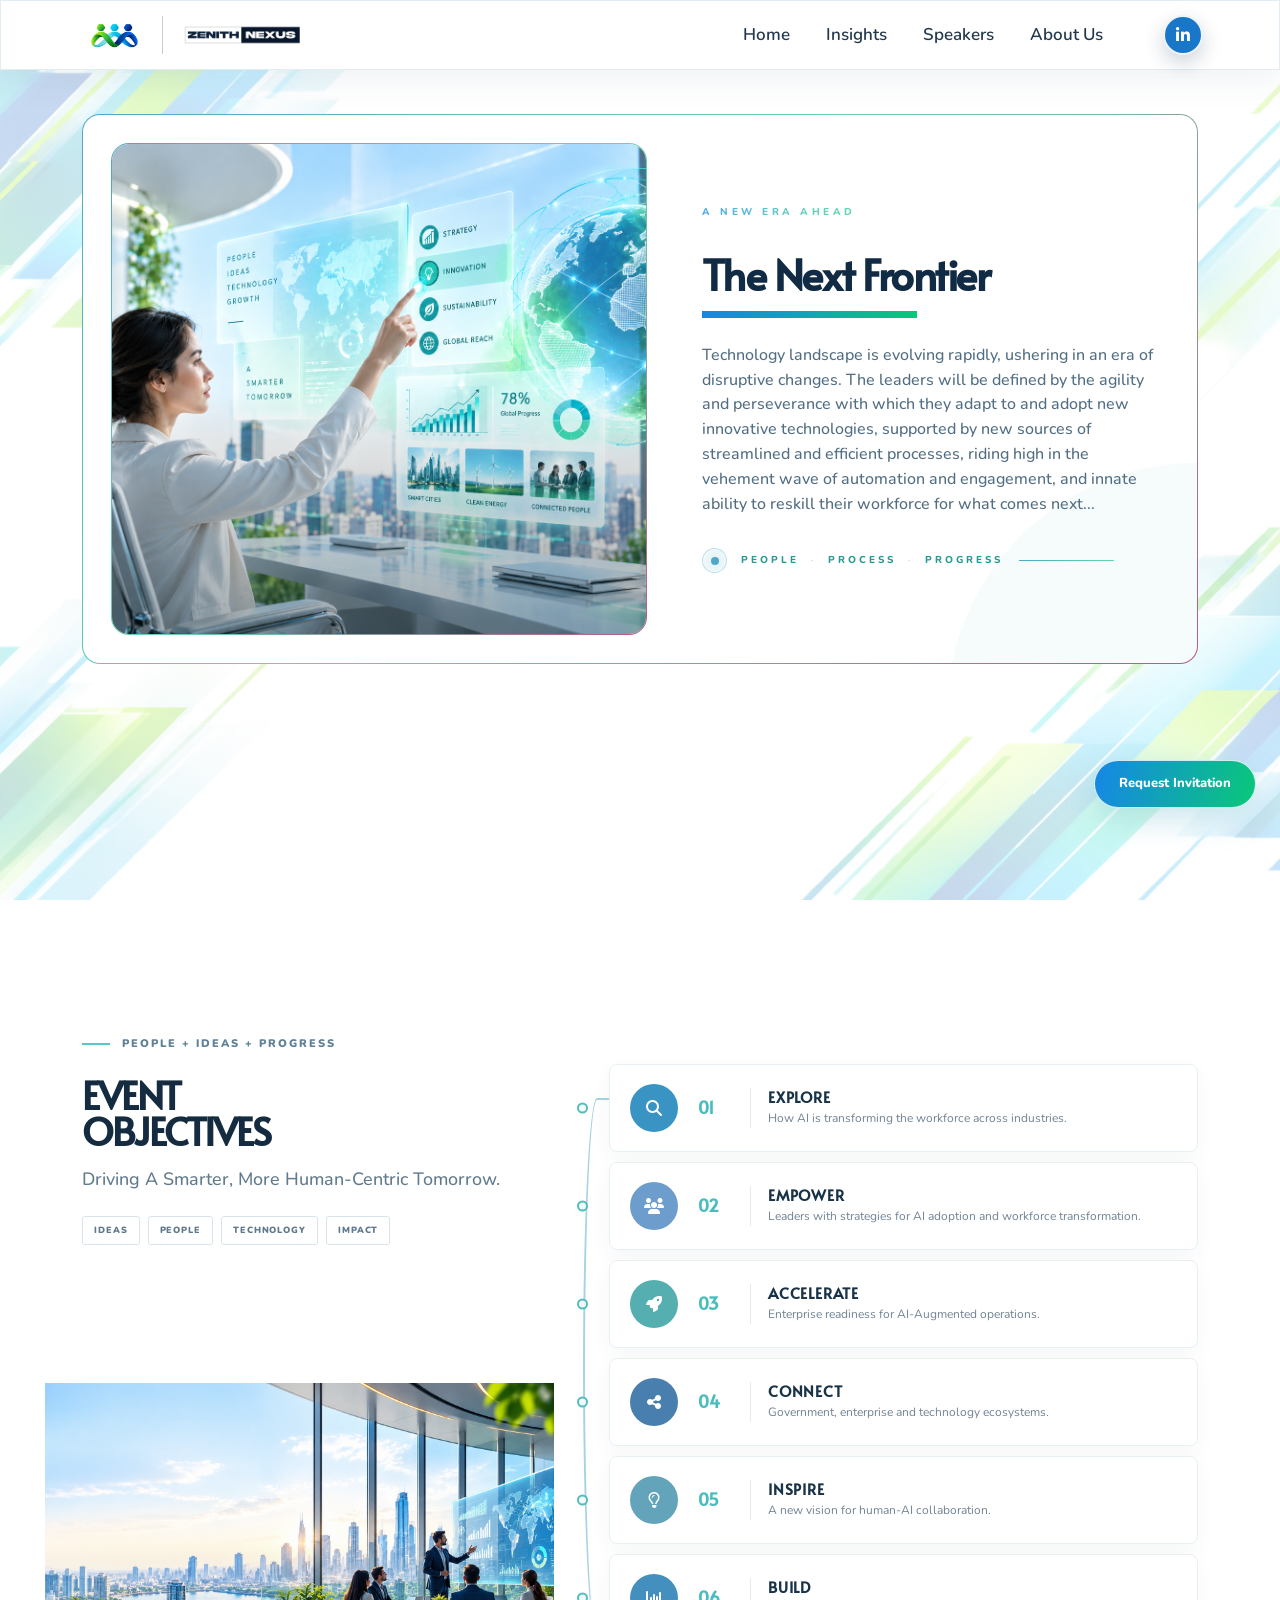
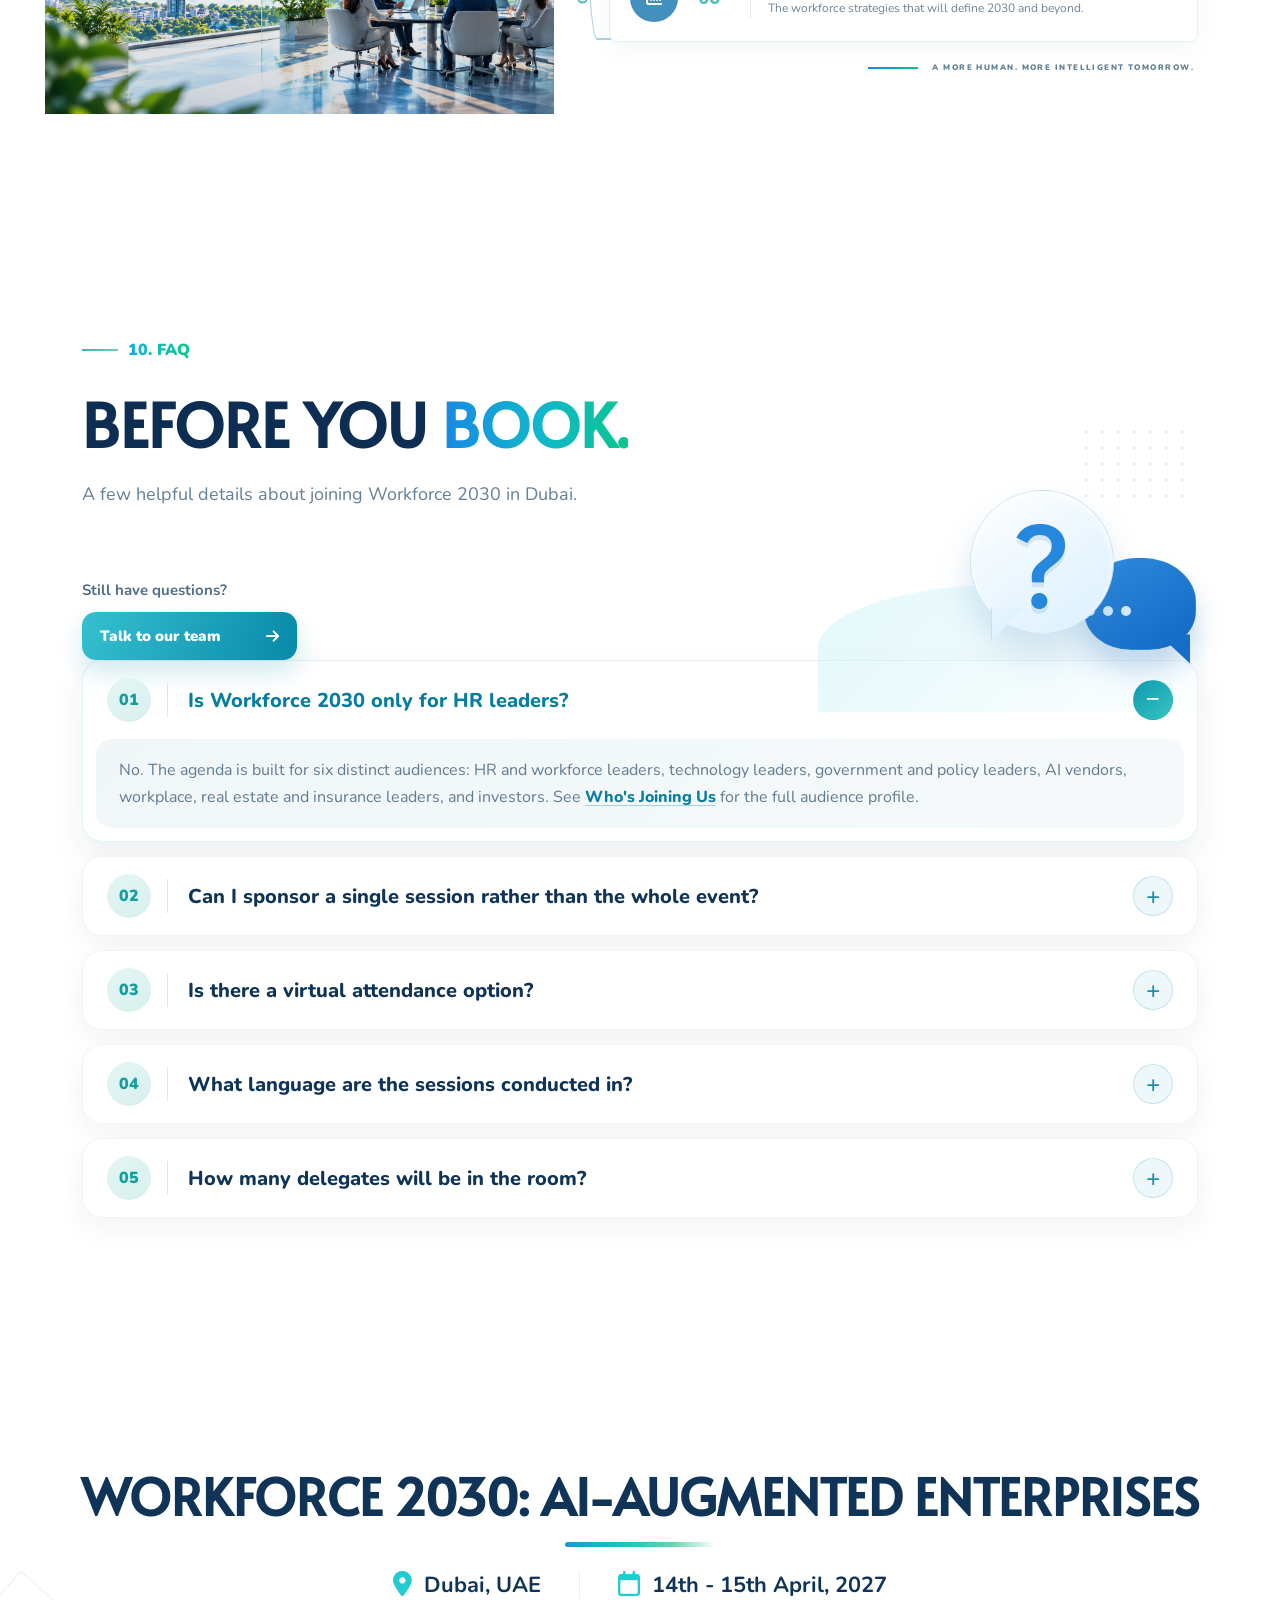
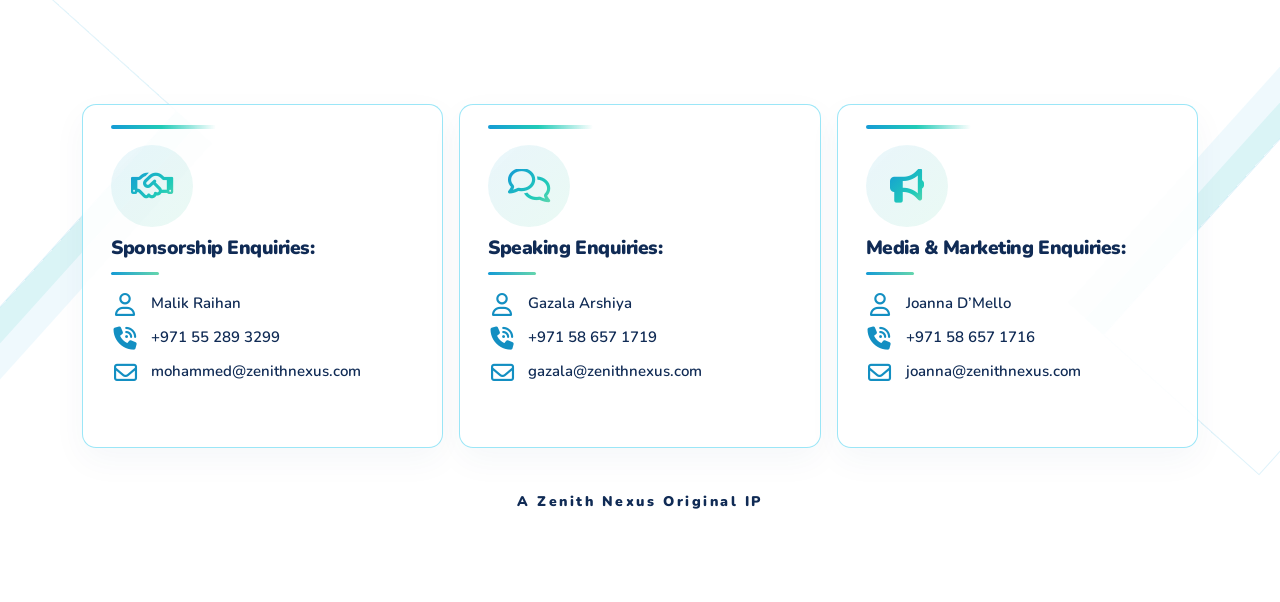
<file: about-us.html>
<!doctype html>
<html lang="en">
  <head>
    <meta charset="UTF-8" />
    <meta name="viewport" content="width=device-width, initial-scale=1.0" />

    <title>Workforce 2030</title>
    <link rel="icon" type="image/png" href="./images/Workforce-logo.png" />

    <meta
      name="description"
      content="Discover how AI helps HR teams and businesses improve hiring, employee experience, and productivity."
    />

    <link rel="preconnect" href="https://fonts.googleapis.com" />
    <link rel="preconnect" href="https://fonts.gstatic.com" crossorigin />
    <link
      href="https://fonts.googleapis.com/css2?family=Alata&family=Nunito:wght@400;500;600;700;800&display=swap"
      rel="stylesheet"
    />

    <link
      href="https://cdn.jsdelivr.net/npm/bootstrap@5.3.3/dist/css/bootstrap.min.css"
      rel="stylesheet"
    />

    <link
      rel="stylesheet"
      href="https://cdn.jsdelivr.net/npm/swiper@11/swiper-bundle.min.css"
    />

    <link
      rel="stylesheet"
      href="https://cdnjs.cloudflare.com/ajax/libs/font-awesome/6.5.2/css/all.min.css"
    />

    <link rel="stylesheet" href="style.css" />
  </head>

  <body>
    <button class="back-to-top" id="backToTop" aria-label="Back to top">
      <i class="fa-solid fa-arrow-up"></i>
    </button>
    <button
      class="invitation-float-btn"
      type="button"
      data-bs-toggle="modal"
      data-bs-target="#invitationModal"
    >
      
      Request Invitation
    </button>

    <main>
      <header class="site-header">
        <nav class="navbar navbar-expand-lg navbar-light nav-animate">
          <div class="container">
            <a
              class="navbar-brand"
              href="./index.html"
              aria-label="Workforce 2030 home"
            >
              <img
                src="./images/Workforce-logo.png"
                alt=""
                class="navbar-logo"
              />
              <span class="navbar-logo-divider" aria-hidden="true"></span>
              <img src="./images/Zenith Nexus Logo.png" alt="" />
            </a>

            <button
              class="navbar-toggler"
              type="button"
              data-bs-toggle="collapse"
              data-bs-target="#mainNav"
              aria-controls="mainNav"
              aria-expanded="false"
              aria-label="Toggle navigation"
            >
              <span class="navbar-toggler-icon"></span>
            </button>

            <div class="collapse navbar-collapse" id="mainNav">
              <ul class="navbar-nav ms-auto align-items-lg-center gap-lg-3">
                <li class="nav-item">
                  <a class="nav-link" href="./index.html">Home</a>
                </li>
                <li class="nav-item">
                  <a class="nav-link" href="./insight.html">Insights</a>
                </li>
                <li class="nav-item">
                  <a class="nav-link" href="./speakers.html">Speakers</a>
                </li>
                <li class="nav-item">
                  <a class="nav-link" href="./about-us.html">About Us</a>
                </li>
              </ul>
              <nav class="hero-social-links" aria-label="Social media">
                <!-- <a href="#" aria-label="Instagram">
                  <i class="fa-brands fa-instagram" aria-hidden="true"></i>
                </a> -->
                <a
                  href="https://www.linkedin.com/company/zenithnexus/?viewAsMember=true"
                  aria-label="LinkedIn"
                >
                  <i class="fa-brands fa-linkedin-in" aria-hidden="true"></i>
                </a>
              </nav>
            </div>
          </div>
        </nav>
      </header>

      <section class="moment-section" id="benefits">
        <div class="container">
          <div class="moment-card">
            <!-- Decorative wave inside the card -->

            <div class="moment-image-wrap">
              <img
                src="./images/work.png"
                alt="AI-powered technology and global connectivity"
                class="moment-image"
              />
            </div>

            <div class="moment-content">
              <div class="moment-topline">
                <span class="moment-eyebrow"> A NEW ERA AHEAD </span>
              </div>

              <h2>The Next Frontier</h2>

              <div class="moment-heading-line"></div>

              <p class="moment-description">
                Technology landscape is evolving rapidly, ushering in an era of
                disruptive changes. The leaders will be defined by the agility
                and perseverance with which they adapt to and adopt new
                innovative technologies, supported by new sources of streamlined
                and efficient processes, riding high in the vehement wave of
                automation and engagement, and innate ability to reskill their
                workforce for what comes next...
              </p>

              <div class="moment-footer">
                <div class="moment-status-dot">
                  <span></span>
                </div>

                <span>PEOPLE</span>
                <b>·</b>
                <span>PROCESS</span>
                <b>·</b>
                <span>PROGRESS</span>

                <div class="moment-footer-line"></div>
              </div>
            </div>
          </div>
        </div>
      </section>

      <section class="agenda-section" id="agenda">
        <!-- <div class="container">
          <header class="agenda-header">
            <span class="agenda-heading-rule"></span>
            <h2>AGENDA</h2>
            <p>Two focused days. Bigger conversations. Real outcomes.</p>
          </header> -->

          <!-- Agenda day cards are on hold until the agenda is finalized.
          <div class="agenda-days">
            <article class="agenda-day-card">
              <div class="agenda-day-content">
                <span class="agenda-day-label">DAY 1</span>
                <h3>Designing the <span>Agentic Enterprise</span></h3>
                <span class="agenda-card-rule"></span>
                <p>
                  Exploring how organizations are restructuring work, teams,
                  leadership and productivity around AI agents.
                </p>
              </div>

              <div
                class="agenda-illustration agenda-illustration-ai"
                aria-hidden="true"
              >
                <span class="agenda-illustration-orbit"></span>
                <i class="fa-solid fa-microchip"></i>
                <span class="agenda-ai-label">AI</span>
              </div>

              <div class="agenda-topics">
                <div class="agenda-topic">
                  <i class="fa-solid fa-people-arrows" aria-hidden="true"></i>
                  <span>Work<br />Redesign</span>
                </div>
                <div class="agenda-topic">
                  <i class="fa-solid fa-gear" aria-hidden="true"></i>
                  <span>Team<br />Structures</span>
                </div>
                <div class="agenda-topic">
                  <i class="fa-solid fa-chart-column" aria-hidden="true"></i>
                  <span>Leadership<br />&amp; Productivity</span>
                </div>
              </div>
            </article>

            <article class="agenda-day-card">
              <div class="agenda-day-content">
                <span class="agenda-day-label">DAY 2</span>
                <h3>Governing the <span>Agentic Workforce</span></h3>
                <span class="agenda-card-rule"></span>
                <p>
                  Examining the policies, governance frameworks, workforce
                  strategies and accountability models required to scale AI
                  responsibly.
                </p>
              </div>

              <div
                class="agenda-illustration agenda-illustration-governance"
                aria-hidden="true"
              >
                <span class="agenda-illustration-orbit"></span>
                <i class="fa-solid fa-scale-balanced"></i>
              </div>

              <div class="agenda-topics">
                <div class="agenda-topic">
                  <i class="fa-solid fa-shield-halved" aria-hidden="true"></i>
                  <span>Policies &amp;<br />Governance</span>
                </div>
                <div class="agenda-topic">
                  <i class="fa-solid fa-users" aria-hidden="true"></i>
                  <span>Workforce<br />Strategies</span>
                </div>
                <div class="agenda-topic">
                  <i class="fa-regular fa-file-lines" aria-hidden="true"></i>
                  <span>Accountability<br />&amp; Responsible AI</span>
                </div>
              </div>
            </article>
          </div>
          -->

          <!-- <div class="agenda-download-wrap">
            <a
              class="agenda-download"
              href="#contact-form"
              aria-label="Request the Workforce 2030 agenda"
            >
              <i class="fa-solid fa-download" aria-hidden="true"></i>
              <span>Click to <strong>DOWNLOAD THE AGENDA</strong></span>
              <span class="agenda-download-arrow" aria-hidden="true">
                <i class="fa-solid fa-chevron-right"></i>
              </span>
            </a>
          </div> -->
        </div>
      </section>

      <section class="event-objectives-section" id="event-objectives">
        <div class="container">
          <div class="event-objectives-wrapper">
            <!-- LEFT SIDE -->
            <div class="event-objectives-intro">
              <div class="objectives-label">
                <span></span>
                PEOPLE + IDEAS + PROGRESS
              </div>

              <h2>
                EVENT
                <span>OBJECTIVES</span>
              </h2>

              <div class="objectives-line"></div>

              <p class="objectives-tagline">
                Driving a smarter, more human-centric tomorrow.
              </p>

              <div class="objectives-keywords">
                <span>IDEAS</span>
                <span>PEOPLE</span>
                <span>TECHNOLOGY</span>
                <span>IMPACT</span>
              </div>

              <div class="objectives-visual" aria-hidden="true">
                <img src="./images/mmmmmm.png" alt="" />
              </div>
            </div>

            <!-- RIGHT SIDE -->
            <div class="event-objectives-list">
              <!-- OBJECTIVE 01 -->
              <article class="objective-item">
                <div class="objective-number">01</div>

                <div class="objective-icon">
                  <i class="fa-solid fa-magnifying-glass"></i>
                </div>

                <div class="objective-content">
                  <h3>EXPLORE</h3>

                  <p>How AI is transforming the workforce across industries.</p>
                </div>
              </article>

              <!-- OBJECTIVE 02 -->
              <article class="objective-item">
                <div class="objective-number">02</div>

                <div class="objective-icon">
                  <i class="fa-solid fa-users"></i>
                </div>

                <div class="objective-content">
                  <h3>EMPOWER</h3>

                  <p>
                    Leaders with strategies for AI adoption and workforce
                    transformation.
                  </p>
                </div>
              </article>

              <!-- OBJECTIVE 03 -->
              <article class="objective-item">
                <div class="objective-number">03</div>

                <div class="objective-icon">
                  <i class="fa-solid fa-rocket"></i>
                </div>

                <div class="objective-content">
                  <h3>ACCELERATE</h3>

                  <p>Enterprise readiness for AI-Augmented operations.</p>
                </div>
              </article>

              <!-- OBJECTIVE 04 -->
              <article class="objective-item">
                <div class="objective-number">04</div>

                <div class="objective-icon">
                  <i class="fa-solid fa-share-nodes"></i>
                </div>

                <div class="objective-content">
                  <h3>CONNECT</h3>

                  <p>Government, enterprise and technology ecosystems.</p>
                </div>
              </article>

              <!-- OBJECTIVE 05 -->
              <article class="objective-item">
                <div class="objective-number">05</div>

                <div class="objective-icon">
                  <i class="fa-regular fa-lightbulb"></i>
                </div>

                <div class="objective-content">
                  <h3>INSPIRE</h3>

                  <p>A new vision for human-AI collaboration.</p>
                </div>
              </article>

              <!-- OBJECTIVE 06 -->
              <article class="objective-item">
                <div class="objective-number">06</div>

                <div class="objective-icon">
                  <i class="fa-solid fa-chart-column"></i>
                </div>

                <div class="objective-content">
                  <h3>BUILD</h3>

                  <p>
                    The workforce strategies that will define 2030 and beyond.
                  </p>
                </div>
              </article>

              <!-- BOTTOM MESSAGE -->
              <div class="objectives-bottom">
                <span></span>

                <p>A MORE HUMAN. MORE INTELLIGENT TOMORROW.</p>
              </div>
            </div>
          </div>
        </div>
      </section>

      <section class="faq-section" id="faq">
        <div class="container">
          <div class="faq-layout">
            <div class="faq-intro">
              <span class="faq-eyebrow">10. FAQ</span>
              <h2>Before you <span>book.</span></h2>
              <p>
                A few helpful details about joining Workforce 2030 in Dubai.
              </p>
              <a class="faq-contact-link" href="#contact-form">
                Still have questions?
                <span
                  >Talk to our team
                  <i class="fa-solid fa-arrow-right" aria-hidden="true"></i
                ></span>
              </a>
              <div class="faq-illustration" aria-hidden="true">
                <span class="faq-illustration-dots"></span>
                <span class="faq-chat-bubble faq-chat-bubble-back">
                  <i></i><i></i><i></i>
                </span>
                <span class="faq-chat-bubble faq-chat-bubble-front">?</span>
              </div>
            </div>

            <div class="accordion faq-accordion" id="workforceFaq">
              <div class="accordion-item">
                <h3 class="accordion-header" id="faq-heading-one">
                  <button
                    class="accordion-button"
                    type="button"
                    data-bs-toggle="collapse"
                    data-bs-target="#faq-answer-one"
                    aria-expanded="true"
                    aria-controls="faq-answer-one"
                  >
                    <span class="faq-question-number" aria-hidden="true"
                      >01</span
                    >
                    <span
                      class="faq-question-divider"
                      aria-hidden="true"
                    ></span>
                    Is Workforce 2030 only for HR leaders?
                  </button>
                </h3>
                <div
                  id="faq-answer-one"
                  class="accordion-collapse collapse show"
                  aria-labelledby="faq-heading-one"
                  data-bs-parent="#workforceFaq"
                >
                  <div class="accordion-body">
                    No. The agenda is built for six distinct audiences: HR and
                    workforce leaders, technology leaders, government and policy
                    leaders, AI vendors, workplace, real estate and insurance
                    leaders, and investors. See
                    <a href="#who-participate">Who's Joining Us</a> for the full
                    audience profile.
                  </div>
                </div>
              </div>

              <div class="accordion-item">
                <h3 class="accordion-header" id="faq-heading-two">
                  <button
                    class="accordion-button collapsed"
                    type="button"
                    data-bs-toggle="collapse"
                    data-bs-target="#faq-answer-two"
                    aria-expanded="false"
                    aria-controls="faq-answer-two"
                  >
                    <span class="faq-question-number" aria-hidden="true"
                      >02</span
                    >
                    <span
                      class="faq-question-divider"
                      aria-hidden="true"
                    ></span>
                    Can I sponsor a single session rather than the whole event?
                  </button>
                </h3>
                <div
                  id="faq-answer-two"
                  class="accordion-collapse collapse"
                  aria-labelledby="faq-heading-two"
                  data-bs-parent="#workforceFaq"
                >
                  <div class="accordion-body">
                    Yes. Sponsorship is structured around individual formats:
                    the Meet the New Colleague solo slot, a panel seat, or the
                    LeadHer.
                    <a href="./request-invitation.html"
                      >Request the prospectus</a
                    >
                    for full details.
                  </div>
                </div>
              </div>

              <div class="accordion-item">
                <h3 class="accordion-header" id="faq-heading-three">
                  <button
                    class="accordion-button collapsed"
                    type="button"
                    data-bs-toggle="collapse"
                    data-bs-target="#faq-answer-three"
                    aria-expanded="false"
                    aria-controls="faq-answer-three"
                  >
                    <span class="faq-question-number" aria-hidden="true"
                      >03</span
                    >
                    <span
                      class="faq-question-divider"
                      aria-hidden="true"
                    ></span>
                    Is there a virtual attendance option?
                  </button>
                </h3>
                <div
                  id="faq-answer-three"
                  class="accordion-collapse collapse"
                  aria-labelledby="faq-heading-three"
                  data-bs-parent="#workforceFaq"
                >
                  <div class="accordion-body">
                    Workforce 2030 is designed as an in-person, single-track
                    forum to preserve the closed-door, off-the-record quality of
                    its discussions. Selected keynote content may be made
                    available after the event; ask your delegate contact for
                    details.
                  </div>
                </div>
              </div>

              <div class="accordion-item">
                <h3 class="accordion-header" id="faq-heading-four">
                  <button
                    class="accordion-button collapsed"
                    type="button"
                    data-bs-toggle="collapse"
                    data-bs-target="#faq-answer-four"
                    aria-expanded="false"
                    aria-controls="faq-answer-four"
                  >
                    <span class="faq-question-number" aria-hidden="true"
                      >04</span
                    >
                    <span
                      class="faq-question-divider"
                      aria-hidden="true"
                    ></span>
                    What language are the sessions conducted in?
                  </button>
                </h3>
                <div
                  id="faq-answer-four"
                  class="accordion-collapse collapse"
                  aria-labelledby="faq-heading-four"
                  data-bs-parent="#workforceFaq"
                >
                  <div class="accordion-body">
                    All keynotes, panels, and fireside chats are conducted in
                    English.
                  </div>
                </div>
              </div>

              <div class="accordion-item">
                <h3 class="accordion-header" id="faq-heading-five">
                  <button
                    class="accordion-button collapsed"
                    type="button"
                    data-bs-toggle="collapse"
                    data-bs-target="#faq-answer-five"
                    aria-expanded="false"
                    aria-controls="faq-answer-five"
                  >
                    <span class="faq-question-number" aria-hidden="true"
                      >05</span
                    >
                    <span
                      class="faq-question-divider"
                      aria-hidden="true"
                    ></span>
                    How many delegates will be in the room?
                  </button>
                </h3>
                <div
                  id="faq-answer-five"
                  class="accordion-collapse collapse"
                  aria-labelledby="faq-heading-five"
                  data-bs-parent="#workforceFaq"
                >
                  <div class="accordion-body">
                    Workforce 2030 is capped at 200 senior delegates. The
                    deliberately intimate format keeps the conversation working
                    rather than performative.
                  </div>
                </div>
              </div>
            </div>
          </div>
        </div>
      </section>

      <section class="pre-footer-enquiries" aria-labelledby="enquiries-title">
        <div class="enquiries-event-banner">
          <div class="enquiries-banner-content">
            <h2 id="enquiries-title">
              Workforce 2030: AI-Augmented Enterprises
            </h2>
            <span class="enquiries-banner-rule" aria-hidden="true"></span>
            <div class="enquiries-event-details">
            
              <span>
                <i class="fa-solid fa-location-dot" aria-hidden="true"></i>
                Dubai, UAE
              </span>
              <span>
                <i class="fa-regular fa-calendar" aria-hidden="true"></i>
                14th - 15th April, 2027
              </span>
            </div>
          </div>
        </div>

        <div class="container enquiries-content">
          <div class="enquiries-grid">
            <article class="enquiry-card">
              <span class="enquiry-card-rule" aria-hidden="true"></span>
              <span class="enquiry-icon" aria-hidden="true">
                <i class="fa-regular fa-handshake"></i>
              </span>
              <h3>Sponsorship Enquiries:</h3>
              <span class="enquiry-heading-rule" aria-hidden="true"></span>
              <div class="enquiry-contact-list">
                <p>
                  <i class="fa-regular fa-user" aria-hidden="true"></i>
                  <span>Malik Raihan</span>
                </p>
                <p>
                  <i class="fa-solid fa-phone-volume" aria-hidden="true"></i>
                  <a href="tel:+971552893299">+971 55 289 3299</a>
                </p>
                <p>
                  <i class="fa-regular fa-envelope" aria-hidden="true"></i>
                  <a href="mailto:mohammed@zenithnexus.com"
                    >mohammed@zenithnexus.com</a
                  >
                </p>
              </div>
            </article>

            <article class="enquiry-card">
              <span class="enquiry-card-rule" aria-hidden="true"></span>
              <span class="enquiry-icon" aria-hidden="true">
                <i class="fa-regular fa-comments"></i>
              </span>
              <h3>Speaking Enquiries:</h3>
              <span class="enquiry-heading-rule" aria-hidden="true"></span>
              <div class="enquiry-contact-list">
                <p>
                  <i class="fa-regular fa-user" aria-hidden="true"></i>
                  <span>Gazala Arshiya</span>
                </p>
                <p>
                  <i class="fa-solid fa-phone-volume" aria-hidden="true"></i>
                  <a href="tel:+971586571719">+971 58 657 1719</a>
                </p>
                <p>
                  <i class="fa-regular fa-envelope" aria-hidden="true"></i>
                  <a href="mailto:gazala@zenithnexus.com"
                    >gazala@zenithnexus.com</a
                  >
                </p>
              </div>
            </article>

            <article class="enquiry-card">
              <span class="enquiry-card-rule" aria-hidden="true"></span>
              <span class="enquiry-icon" aria-hidden="true">
                <i class="fa-solid fa-bullhorn"></i>
              </span>
              <h3>Media &amp; Marketing Enquiries:</h3>
              <span class="enquiry-heading-rule" aria-hidden="true"></span>
              <div class="enquiry-contact-list">
                <p>
                  <i class="fa-regular fa-user" aria-hidden="true"></i>
                  <span>Joanna D’Mello</span>
                </p>
                <p>
                  <i class="fa-solid fa-phone-volume" aria-hidden="true"></i>
                  <a href="tel:+971 58 657 1716">+971 58 657 1716</a>
                </p>
                <p>
                  <i class="fa-regular fa-envelope" aria-hidden="true"></i>
                  <a href="mailto:joanna@zenithnexus.com"
                    >joanna@zenithnexus.com</a
                  >
                </p>
              </div>
            </article>
          </div>

          <div class="enquiries-ip-line">
            <span aria-hidden="true"></span>
            <p>A Zenith Nexus Original IP</p>
            <span aria-hidden="true"></span>
          </div>
        </div>
      </section>
    </main>

    <div
      class="modal fade invitation-modal"
      id="invitationModal"
      tabindex="-1"
      aria-labelledby="invitationModalTitle"
      aria-hidden="true"
    >
      <div class="modal-dialog modal-dialog-centered modal-lg">
        <div class="modal-content invitation-modal-content">
          <div class="modal-header invitation-modal-header">
            <div>
              <span class="invitation-modal-kicker">WORKFORCE 2030</span>
              <h2 class="modal-title" id="invitationModalTitle">
                REQUEST INVITATION
              </h2>
              <span class="invitation-title-rule" aria-hidden="true"></span>
              <p>
                Submit your details for invitation consideration to Workforce
                2030, an executive forum on AI-augmented enterprises.
              </p>
            </div>
            <button
              type="button"
              class="btn-close invitation-modal-close"
              data-bs-dismiss="modal"
              aria-label="Close"
            ></button>
          </div>
          <div class="modal-body invitation-modal-body">
            <form id="invitationRequestForm" class="invitation-form">
              <div class="invitation-form-grid">
                <div class="invitation-form-field">
                  <label for="invitationFirstName">First Name*</label>
                  <input
                    id="invitationFirstName"
                    name="firstName"
                    autocomplete="given-name"
                    required
                  />
                </div>
                <div class="invitation-form-field">
                  <label for="invitationLastName">Last Name*</label>
                  <input
                    id="invitationLastName"
                    name="lastName"
                    autocomplete="family-name"
                    required
                  />
                </div>
                <div class="invitation-form-field">
                  <label for="invitationEmail">Business Email*</label>
                  <input
                    id="invitationEmail"
                    name="email"
                    type="email"
                    autocomplete="email"
                    required
                  />
                </div>
                <div class="invitation-form-field">
                  <label for="invitationMobile">Mobile Number*</label>
                  <input
                    id="invitationMobile"
                    name="mobile"
                    type="tel"
                    autocomplete="tel"
                    required
                  />
                </div>
                <div class="invitation-form-field">
                  <label for="invitationJobTitle">Job Title*</label>
                  <input
                    id="invitationJobTitle"
                    name="jobTitle"
                    autocomplete="organization-title"
                    required
                  />
                </div>
                <div class="invitation-form-field">
                  <label for="invitationCompany">Company / Organisation*</label>
                  <input
                    id="invitationCompany"
                    name="company"
                    autocomplete="organization"
                    required
                  />
                </div>
                <div class="invitation-form-field">
                  <label for="invitationCountry">Country*</label>
                  <input
                    id="invitationCountry"
                    name="country"
                    autocomplete="country-name"
                    required
                  />
                </div>
                <div class="invitation-form-field">
                  <label for="invitationOrganisationType"
                    >Organisation Type*</label
                  >
                  <select
                    id="invitationOrganisationType"
                    name="organisationType"
                    required
                  >
                    <option value="" selected disabled>Select</option>
                    <option value="enterprise">Enterprise</option>
                    <option value="government">Government</option>
                    <option value="technology-provider">
                      Technology Provider
                    </option>
                    <option value="consulting">Consulting / Advisory</option>
                    <option value="other">Other</option>
                  </select>
                </div>
              </div>
              <div class="invitation-form-field invitation-message-field">
                <label for="invitationMessage"
                  >Message / Area of Interest</label
                >
                <textarea
                  id="invitationMessage"
                  name="message"
                  rows="3"
                  placeholder="Tell us whether you are interested in attending, partnering, sponsorship, speaking, or a private discussion."
                ></textarea>
              </div>
              <label class="invitation-consent" for="invitationConsent">
                <input
                  id="invitationConsent"
                  name="consent"
                  type="checkbox"
                  required
                />
                <span
                  >I agree to be contacted by Zenith Nexus regarding Workforce
                  2030.</span
                >
              </label>
              <p
                class="invitation-form-status"
                id="invitationFormStatus"
                role="status"
                aria-live="polite"
                hidden
              ></p>
              <button class="invitation-submit-btn" type="submit">
                SUBMIT INVITATION REQUEST
                <i class="fa-solid fa-arrow-right" aria-hidden="true"></i>
              </button>
              <p class="invitation-form-note">
                Your information will be used to review your invitation request.
              </p>
            </form>
          </div>
        </div>
      </div>
    </div>

    <script src="https://cdn.jsdelivr.net/npm/bootstrap@5.3.3/dist/js/bootstrap.bundle.min.js"></script>

    <script src="https://cdn.jsdelivr.net/npm/swiper@11/swiper-bundle.min.js"></script>
    <script src="./script.js?v=20270414"></script>

    <script>
      const backToTopButton = document.getElementById("backToTop");

      const toggleBackToTop = () => {
        if (window.scrollY > 300) {
          backToTopButton.classList.add("is-visible");
        } else {
          backToTopButton.classList.remove("is-visible");
        }
      };

      window.addEventListener("scroll", toggleBackToTop);

      backToTopButton.addEventListener("click", () => {
        window.scrollTo({ top: 0, behavior: "smooth" });
      });

      const invitationRequestForm = document.getElementById(
        "invitationRequestForm",
      );
      const invitationFormStatus = document.getElementById(
        "invitationFormStatus",
      );

      invitationRequestForm.addEventListener("submit", (event) => {
        event.preventDefault();
        invitationFormStatus.textContent =
          "Invitation requests are not connected to a submission service yet.";
        invitationFormStatus.hidden = false;
      });
    </script>
  </body>
</html>
</file>
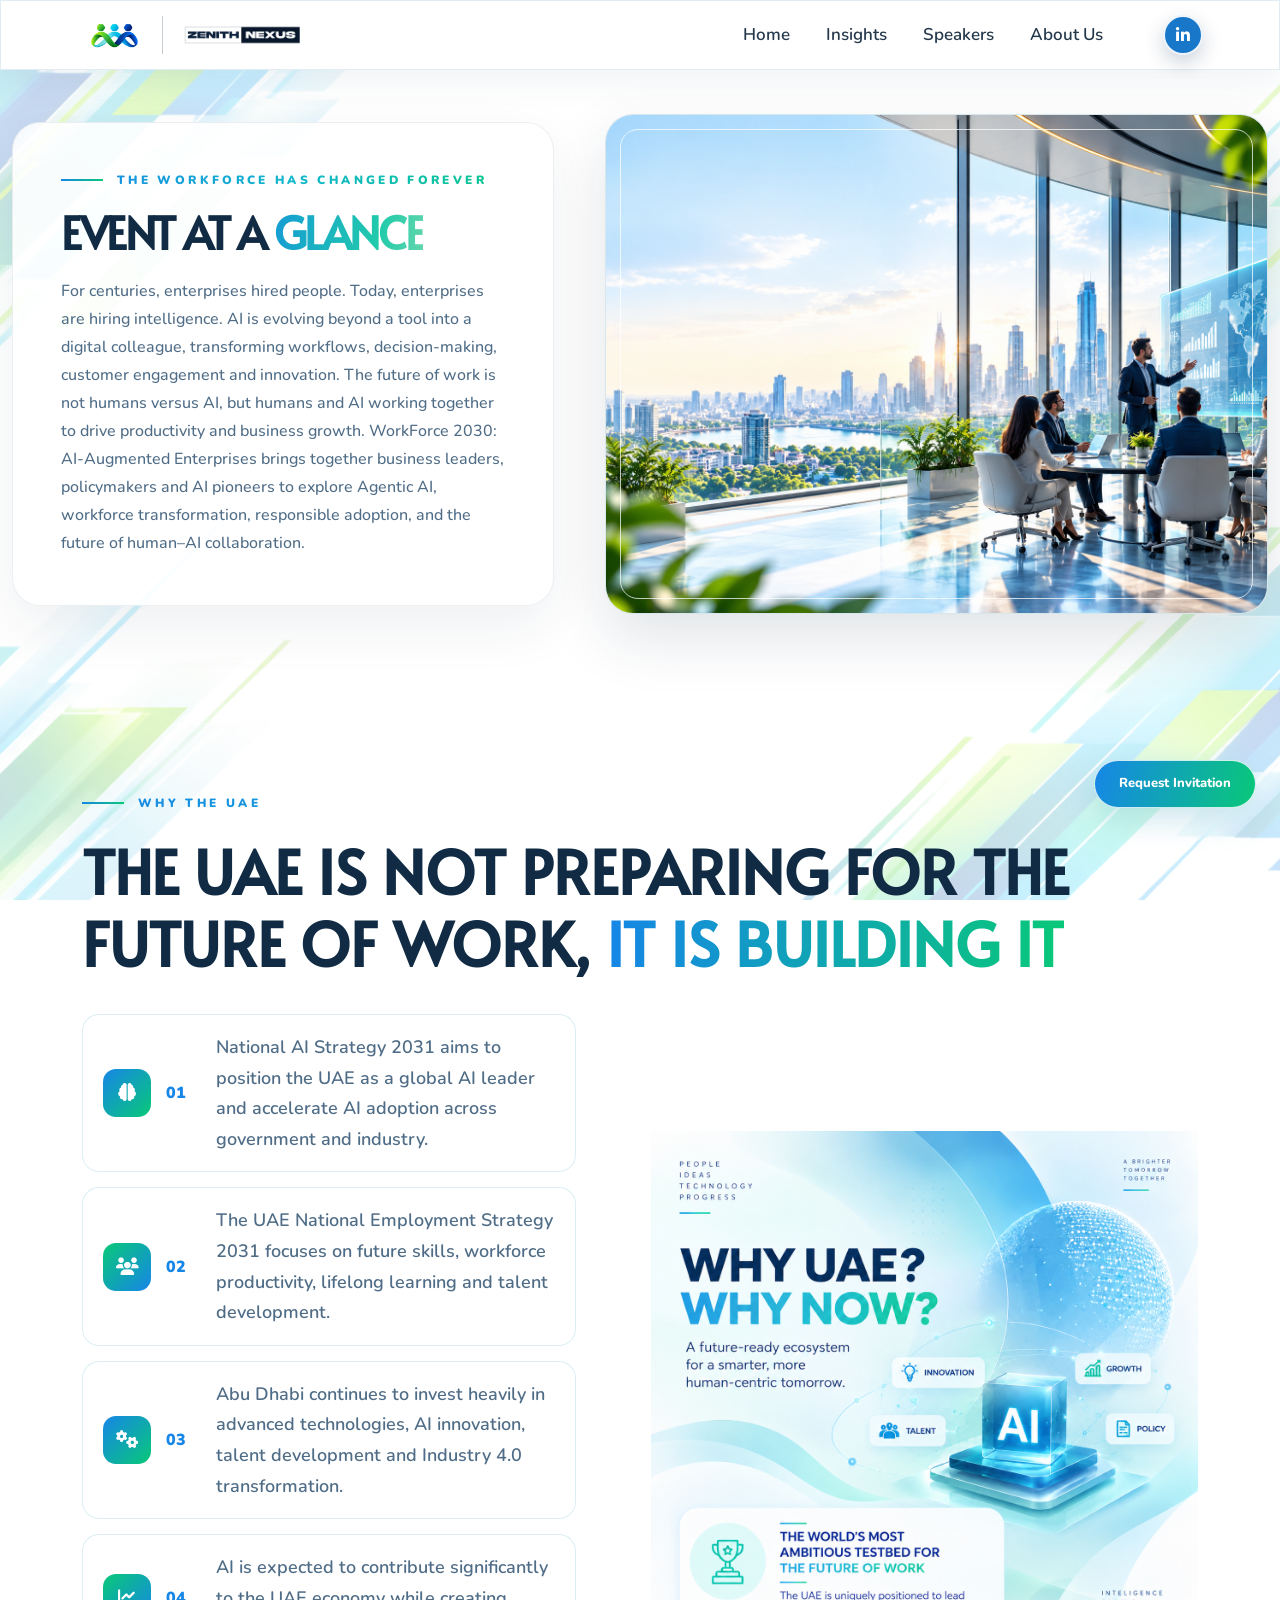
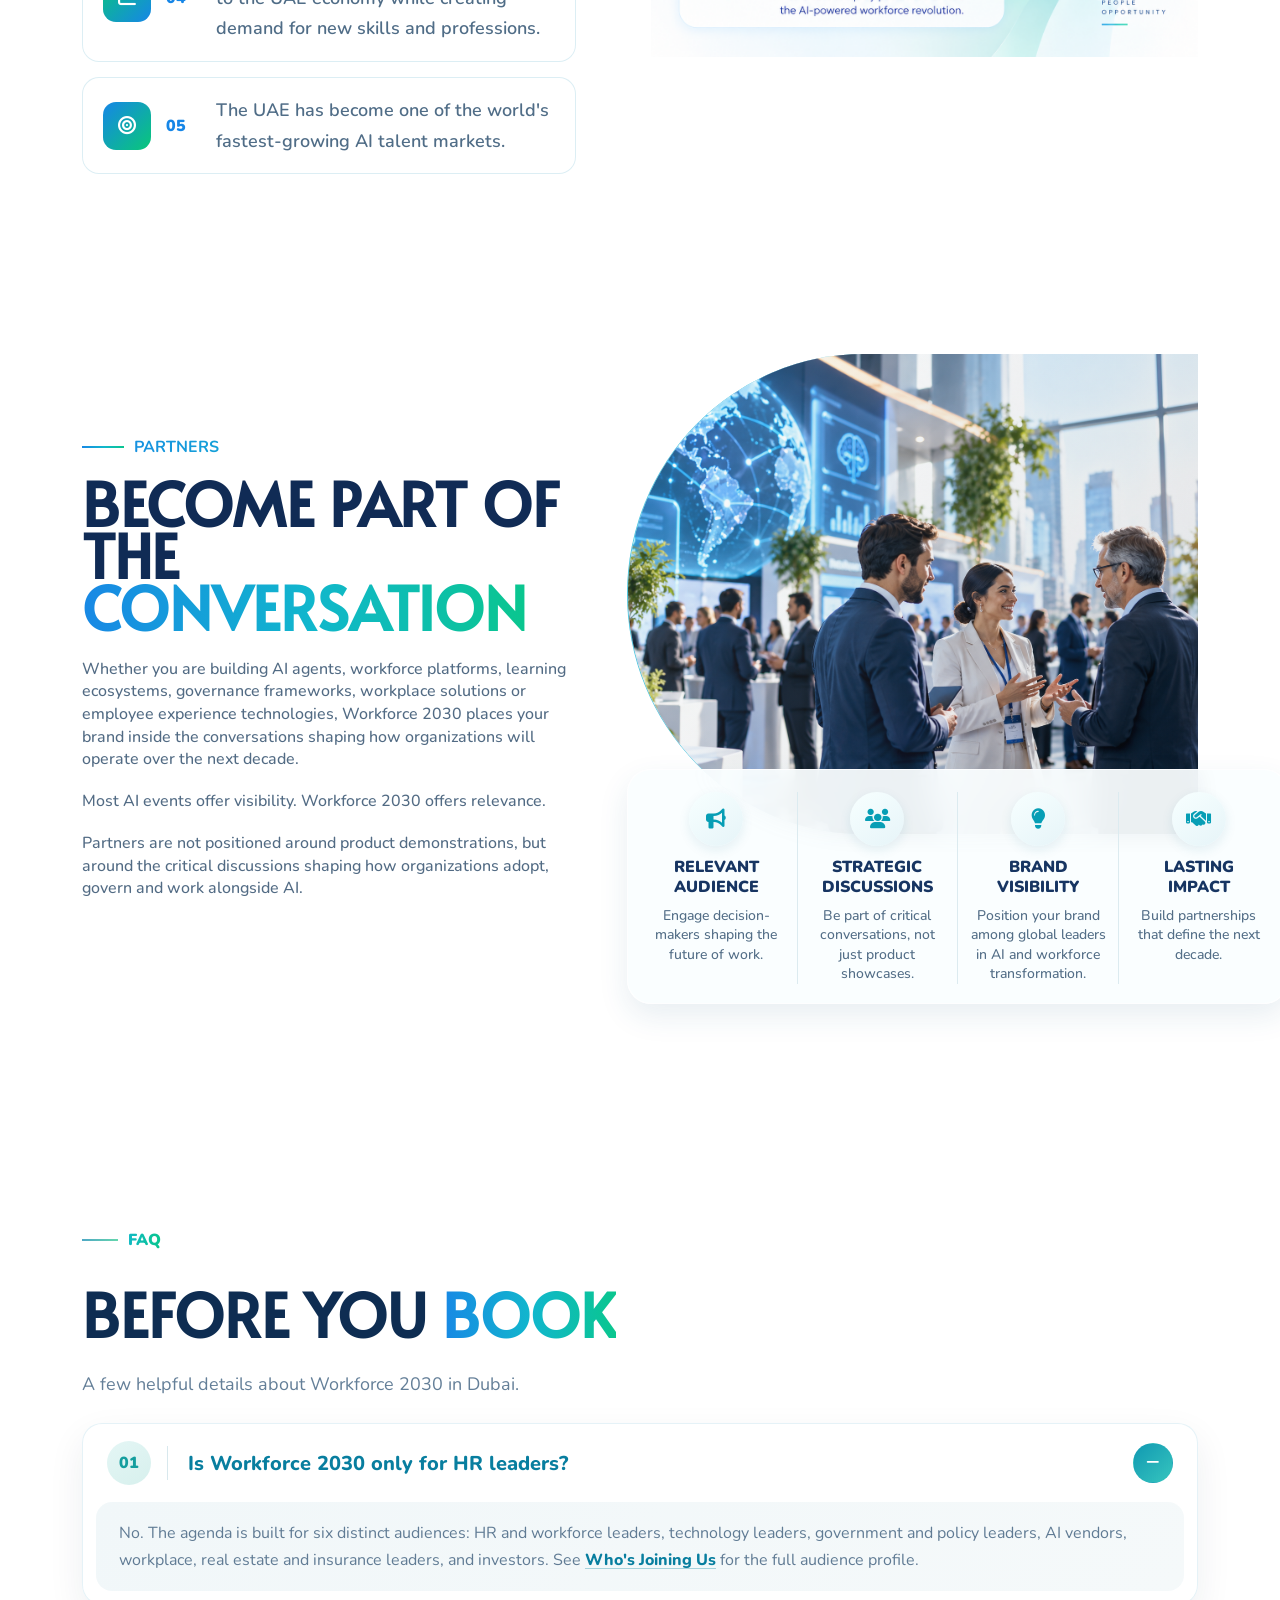
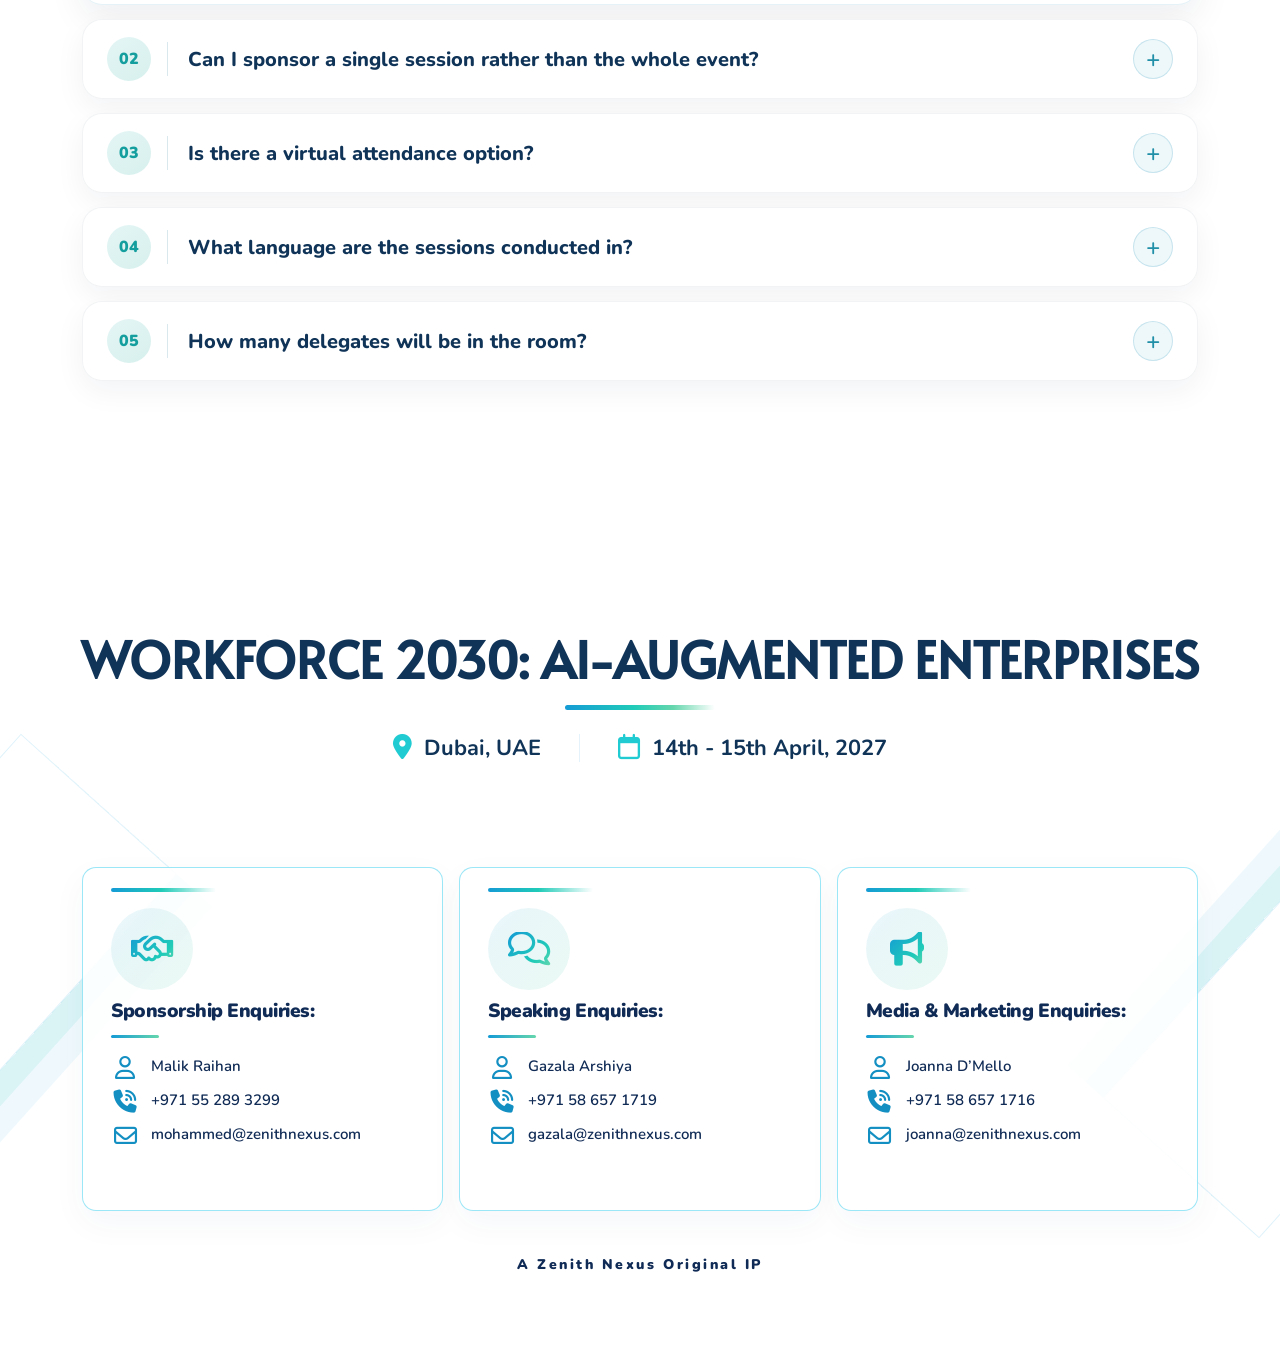
<file: insight.html>
<!doctype html>
<html lang="en">
  <head>
    <meta charset="UTF-8" />
    <meta name="viewport" content="width=device-width, initial-scale=1.0" />

    <title>Workforce 2030</title>
    <link rel="icon" type="image/png" href="./images/Workforce-logo.png" />

    <meta
      name="description"
      content="Discover how AI helps HR teams and businesses improve hiring, employee experience, and productivity."
    />

    <link rel="preconnect" href="https://fonts.googleapis.com" />
    <link rel="preconnect" href="https://fonts.gstatic.com" crossorigin />
    <link
      href="https://fonts.googleapis.com/css2?family=Alata&family=Nunito:wght@400;500;600;700;800&display=swap"
      rel="stylesheet"
    />

    <link
      href="https://cdn.jsdelivr.net/npm/bootstrap@5.3.3/dist/css/bootstrap.min.css"
      rel="stylesheet"
    />

    <link
      rel="stylesheet"
      href="https://cdn.jsdelivr.net/npm/swiper@11/swiper-bundle.min.css"
    />

    <link
      rel="stylesheet"
      href="https://cdnjs.cloudflare.com/ajax/libs/font-awesome/6.5.2/css/all.min.css"
    />

    <link rel="stylesheet" href="style.css" />
  </head>

  <body>
    <button class="back-to-top" id="backToTop" aria-label="Back to top">
      <i class="fa-solid fa-arrow-up"></i>
    </button>
    <button
      class="invitation-float-btn"
      type="button"
      data-bs-toggle="modal"
      data-bs-target="#invitationModal"
    >
      Request Invitation
    </button>

    <main>
      <header class="site-header">
        <nav class="navbar navbar-expand-lg navbar-light nav-animate">
          <div class="container">
            <a
              class="navbar-brand"
              href="./index.html"
              aria-label="Workforce 2030 home"
            >
              <img
                src="./images/Workforce-logo.png"
                alt=""
                class="navbar-logo"
              />
              <span class="navbar-logo-divider" aria-hidden="true"></span>
              <img src="./images/Zenith Nexus Logo.png" alt="" />
            </a>

            <button
              class="navbar-toggler"
              type="button"
              data-bs-toggle="collapse"
              data-bs-target="#mainNav"
              aria-controls="mainNav"
              aria-expanded="false"
              aria-label="Toggle navigation"
            >
              <span class="navbar-toggler-icon"></span>
            </button>

            <div class="collapse navbar-collapse" id="mainNav">
              <ul class="navbar-nav ms-auto align-items-lg-center gap-lg-3">
                <li class="nav-item">
                  <a class="nav-link" href="./index.html">Home</a>
                </li>
                <li class="nav-item">
                  <a class="nav-link" href="./insight.html">Insights</a>
                </li>
                <li class="nav-item">
                  <a class="nav-link" href="./speakers.html">Speakers</a>
                </li>
                <li class="nav-item">
                  <a class="nav-link" href="./about-us.html">About Us</a>
                </li>
              </ul>
              <nav class="hero-social-links" aria-label="Social media">
                <!-- <a href="#" aria-label="Instagram">
                  <i class="fa-brands fa-instagram" aria-hidden="true"></i>
                </a> -->
                <a
                  href="https://www.linkedin.com/company/zenithnexus/?viewAsMember=true"
                  aria-label="LinkedIn"
                >
                  <i class="fa-brands fa-linkedin-in" aria-hidden="true"></i>
                </a>
              </nav>
            </div>
          </div>
        </nav>
      </header>

      <section class="event-glance-section" id="event-glance">
        <div class="container">
          <div class="event-glance-layout">
            <div class="event-glance-content">
              <div class="why-uae-label gredient-font">
                <span></span>
                THE WORKFORCE HAS CHANGED FOREVER
              </div>
              <h2>EVENT AT A <span>GLANCE</span></h2>

              <div class="event-description">
                <p>
                  For centuries, enterprises hired people. Today, enterprises
                  are hiring intelligence. AI is evolving beyond a tool into a
                  digital colleague, transforming workflows, decision-making,
                  customer engagement and innovation. The future of work is not
                  humans versus AI, but humans and AI working together to drive
                  productivity and business growth. WorkForce 2030: AI-Augmented
                  Enterprises brings together business leaders, policymakers and
                  AI pioneers to explore Agentic AI, workforce transformation,
                  responsible adoption, and the future of human–AI
                  collaboration.
                </p>
              </div>
            </div>

            <div class="event-glance-image">
              <img
                src="./images/mmmmmm.png"
                alt="Business leaders discussing AI and the future of work"
              />
            </div>
          </div>
        </div>
      </section>

      <section class="why-uae-section" id="why-uae">
        <div class="container">
          <div class="title">
            <div class="why-uae-label gredient-font">
              <span></span>
              WHY THE UAE
            </div>

            <h2 class="why-uae-heading">
              The UAE is not preparing for the future of work,
              <span class="gradient-font"> it is building it</span>
            </h2>
          </div>
          <div class="why-uae-layout">
            <!-- RIGHT CONTENT -->
            <div class="why-uae-content">
              <div class="why-uae-points">
                <article class="why-uae-point">
                  <div class="why-uae-icon">
                    <i class="fa-solid fa-brain"></i>
                  </div>

                  <div class="why-uae-point-number">01</div>

                  <p>
                    National AI Strategy 2031 aims to position the UAE as a
                    global AI leader and accelerate AI adoption across
                    government and industry.
                  </p>
                </article>

                <article class="why-uae-point">
                  <div class="why-uae-icon">
                    <i class="fa-solid fa-users"></i>
                  </div>

                  <div class="why-uae-point-number">02</div>

                  <p>
                    The UAE National Employment Strategy 2031 focuses on future
                    skills, workforce productivity, lifelong learning and talent
                    development.
                  </p>
                </article>

                <article class="why-uae-point">
                  <div class="why-uae-icon">
                    <i class="fa-solid fa-gears"></i>
                  </div>

                  <div class="why-uae-point-number">03</div>

                  <p>
                    Abu Dhabi continues to invest heavily in advanced
                    technologies, AI innovation, talent development and Industry
                    4.0 transformation.
                  </p>
                </article>

                <article class="why-uae-point">
                  <div class="why-uae-icon">
                    <i class="fa-solid fa-chart-line"></i>
                  </div>

                  <div class="why-uae-point-number">04</div>

                  <p>
                    AI is expected to contribute significantly to the UAE
                    economy while creating demand for new skills and
                    professions.
                  </p>
                </article>

                <article class="why-uae-point">
                  <div class="why-uae-icon">
                    <i class="fa-solid fa-bullseye"></i>
                  </div>

                  <div class="why-uae-point-number">05</div>

                  <p>
                    The UAE has become one of the world's fastest-growing AI
                    talent markets.
                  </p>
                </article>
              </div>
            </div>

            <!-- LEFT VISUAL -->
            <div class="why-uae-visual">
              <img src="./images/nnnn.png" alt="AI-powered future of work" />
            </div>
          </div>
        </div>
      </section>

      <section class="partners-section" id="partners">
        <div class="container">
          <div class="partners-layout">
            <div class="partners-copy">
              <div class="partners-eyebrow">
                <span></span>
                PARTNERS
              </div>

              <h2>Become part of the <span>conversation</span></h2>

              <p>
                Whether you are building AI agents, workforce platforms,
                learning ecosystems, governance frameworks, workplace solutions
                or employee experience technologies, Workforce 2030 places your
                brand inside the conversations shaping how organizations will
                operate over the next decade.
              </p>

              <p>
                Most AI events offer visibility. Workforce 2030 offers
                relevance.
              </p>

              <p>
                Partners are not positioned around product demonstrations, but
                around the critical discussions shaping how organizations adopt,
                govern and work alongside AI.
              </p>
            </div>

            <div class="partners-visual">
              <div class="partners-photo">
                <img
                  src="./images/AI Summit Networking in a Modern Expo Hall.png"
                  alt="Business leaders exploring the future of work together"
                />
              </div>

              <div class="partners-benefits">
                <article class="partners-benefit">
                  <span class="partners-benefit-icon">
                    <i class="fa-solid fa-bullhorn" aria-hidden="true"></i>
                  </span>
                  <h3>RELEVANT<br />AUDIENCE</h3>
                  <p>Engage decision-makers shaping the future of work.</p>
                </article>

                <article class="partners-benefit">
                  <span class="partners-benefit-icon">
                    <i class="fa-solid fa-users" aria-hidden="true"></i>
                  </span>
                  <h3>STRATEGIC<br />DISCUSSIONS</h3>
                  <p>
                    Be part of critical conversations, not just product
                    showcases.
                  </p>
                </article>

                <article class="partners-benefit">
                  <span class="partners-benefit-icon">
                    <i class="fa-solid fa-lightbulb" aria-hidden="true"></i>
                  </span>
                  <h3>BRAND<br />VISIBILITY</h3>
                  <p>
                    Position your brand among global leaders in AI and workforce
                    transformation.
                  </p>
                </article>

                <article class="partners-benefit">
                  <span class="partners-benefit-icon">
                    <i class="fa-solid fa-handshake" aria-hidden="true"></i>
                  </span>
                  <h3>LASTING<br />IMPACT</h3>
                  <p>Build partnerships that define the next decade.</p>
                </article>
              </div>
            </div>
          </div>
        </div>
      </section>

      <section class="faq-section" id="faq">
        <div class="container">
          <div class="faq-layout">
            <div class="faq-intro">
              <span class="faq-eyebrow">FAQ</span>
              <h2>Before you <span>book</span></h2>
              <p>A few helpful details about Workforce 2030 in Dubai.</p>
            </div>

            <div class="accordion faq-accordion" id="workforceFaq">
              <div class="accordion-item">
                <h3 class="accordion-header" id="faq-heading-one">
                  <button
                    class="accordion-button"
                    type="button"
                    data-bs-toggle="collapse"
                    data-bs-target="#faq-answer-one"
                    aria-expanded="true"
                    aria-controls="faq-answer-one"
                  >
                    <span class="faq-question-number" aria-hidden="true"
                      >01</span
                    >
                    <span
                      class="faq-question-divider"
                      aria-hidden="true"
                    ></span>
                    Is Workforce 2030 only for HR leaders?
                  </button>
                </h3>
                <div
                  id="faq-answer-one"
                  class="accordion-collapse collapse show"
                  aria-labelledby="faq-heading-one"
                  data-bs-parent="#workforceFaq"
                >
                  <div class="accordion-body">
                    No. The agenda is built for six distinct audiences: HR and
                    workforce leaders, technology leaders, government and policy
                    leaders, AI vendors, workplace, real estate and insurance
                    leaders, and investors. See
                    <a href="#who-participate">Who's Joining Us</a> for the full
                    audience profile.
                  </div>
                </div>
              </div>

              <div class="accordion-item">
                <h3 class="accordion-header" id="faq-heading-two">
                  <button
                    class="accordion-button collapsed"
                    type="button"
                    data-bs-toggle="collapse"
                    data-bs-target="#faq-answer-two"
                    aria-expanded="false"
                    aria-controls="faq-answer-two"
                  >
                    <span class="faq-question-number" aria-hidden="true"
                      >02</span
                    >
                    <span
                      class="faq-question-divider"
                      aria-hidden="true"
                    ></span>
                    Can I sponsor a single session rather than the whole event?
                  </button>
                </h3>
                <div
                  id="faq-answer-two"
                  class="accordion-collapse collapse"
                  aria-labelledby="faq-heading-two"
                  data-bs-parent="#workforceFaq"
                >
                  <div class="accordion-body">
                    Yes. Sponsorship is structured around individual formats:
                    the Meet the New Colleague solo slot, a panel seat, or the
                    LeadHer.
                    <a href="./request-invitation.html"
                      >Request the prospectus</a
                    >
                    for full details.
                  </div>
                </div>
              </div>

              <div class="accordion-item">
                <h3 class="accordion-header" id="faq-heading-three">
                  <button
                    class="accordion-button collapsed"
                    type="button"
                    data-bs-toggle="collapse"
                    data-bs-target="#faq-answer-three"
                    aria-expanded="false"
                    aria-controls="faq-answer-three"
                  >
                    <span class="faq-question-number" aria-hidden="true"
                      >03</span
                    >
                    <span
                      class="faq-question-divider"
                      aria-hidden="true"
                    ></span>
                    Is there a virtual attendance option?
                  </button>
                </h3>
                <div
                  id="faq-answer-three"
                  class="accordion-collapse collapse"
                  aria-labelledby="faq-heading-three"
                  data-bs-parent="#workforceFaq"
                >
                  <div class="accordion-body">
                    Workforce 2030 is designed as an in-person, single-track
                    forum to preserve the closed-door, off-the-record quality of
                    its discussions. Selected keynote content may be made
                    available after the event.
                  </div>
                </div>
              </div>

              <div class="accordion-item">
                <h3 class="accordion-header" id="faq-heading-four">
                  <button
                    class="accordion-button collapsed"
                    type="button"
                    data-bs-toggle="collapse"
                    data-bs-target="#faq-answer-four"
                    aria-expanded="false"
                    aria-controls="faq-answer-four"
                  >
                    <span class="faq-question-number" aria-hidden="true"
                      >04</span
                    >
                    <span
                      class="faq-question-divider"
                      aria-hidden="true"
                    ></span>
                    What language are the sessions conducted in?
                  </button>
                </h3>
                <div
                  id="faq-answer-four"
                  class="accordion-collapse collapse"
                  aria-labelledby="faq-heading-four"
                  data-bs-parent="#workforceFaq"
                >
                  <div class="accordion-body">
                    All keynotes, panels, and fireside chats are conducted in
                    English.
                  </div>
                </div>
              </div>

              <div class="accordion-item">
                <h3 class="accordion-header" id="faq-heading-five">
                  <button
                    class="accordion-button collapsed"
                    type="button"
                    data-bs-toggle="collapse"
                    data-bs-target="#faq-answer-five"
                    aria-expanded="false"
                    aria-controls="faq-answer-five"
                  >
                    <span class="faq-question-number" aria-hidden="true"
                      >05</span
                    >
                    <span
                      class="faq-question-divider"
                      aria-hidden="true"
                    ></span>
                    How many delegates will be in the room?
                  </button>
                </h3>
                <div
                  id="faq-answer-five"
                  class="accordion-collapse collapse"
                  aria-labelledby="faq-heading-five"
                  data-bs-parent="#workforceFaq"
                >
                  <div class="accordion-body">
                    Workforce 2030 is capped at 200 senior delegates. The
                    deliberately intimate format keeps the conversation working
                    rather than performative.
                  </div>
                </div>
              </div>
            </div>
          </div>
        </div>
      </section>

      <section class="pre-footer-enquiries" aria-labelledby="enquiries-title">
        <div class="enquiries-event-banner">
          <div class="enquiries-banner-content">
            <h2 id="enquiries-title">
              Workforce 2030: AI-Augmented Enterprises
            </h2>
            <span class="enquiries-banner-rule" aria-hidden="true"></span>
            <div class="enquiries-event-details">
              <span>
                <i class="fa-solid fa-location-dot" aria-hidden="true"></i>
                Dubai, UAE
              </span>
              <span>
                <i class="fa-regular fa-calendar" aria-hidden="true"></i>
                14th - 15th April, 2027
              </span>
            </div>
          </div>
        </div>

        <div class="container enquiries-content">
          <div class="enquiries-grid">
            <article class="enquiry-card">
              <span class="enquiry-card-rule" aria-hidden="true"></span>
              <span class="enquiry-icon" aria-hidden="true">
                <i class="fa-regular fa-handshake"></i>
              </span>
              <h3>Sponsorship Enquiries:</h3>
              <span class="enquiry-heading-rule" aria-hidden="true"></span>
              <div class="enquiry-contact-list">
                <p>
                  <i class="fa-regular fa-user" aria-hidden="true"></i>
                  <span>Malik Raihan</span>
                </p>
                <p>
                  <i class="fa-solid fa-phone-volume" aria-hidden="true"></i>
                  <a href="tel:+971552893299">+971 55 289 3299</a>
                </p>
                <p>
                  <i class="fa-regular fa-envelope" aria-hidden="true"></i>
                  <a href="mailto:mohammed@zenithnexus.com"
                    >mohammed@zenithnexus.com</a
                  >
                </p>
              </div>
            </article>

            <article class="enquiry-card">
              <span class="enquiry-card-rule" aria-hidden="true"></span>
              <span class="enquiry-icon" aria-hidden="true">
                <i class="fa-regular fa-comments"></i>
              </span>
              <h3>Speaking Enquiries:</h3>
              <span class="enquiry-heading-rule" aria-hidden="true"></span>
              <div class="enquiry-contact-list">
                <p>
                  <i class="fa-regular fa-user" aria-hidden="true"></i>
                  <span>Gazala Arshiya</span>
                </p>
                <p>
                  <i class="fa-solid fa-phone-volume" aria-hidden="true"></i>
                  <a href="tel:+971586571719">+971 58 657 1719</a>
                </p>
                <p>
                  <i class="fa-regular fa-envelope" aria-hidden="true"></i>
                  <a href="mailto:gazala@zenithnexus.com"
                    >gazala@zenithnexus.com</a
                  >
                </p>
              </div>
            </article>

            <article class="enquiry-card">
              <span class="enquiry-card-rule" aria-hidden="true"></span>
              <span class="enquiry-icon" aria-hidden="true">
                <i class="fa-solid fa-bullhorn"></i>
              </span>
              <h3>Media &amp; Marketing Enquiries:</h3>
              <span class="enquiry-heading-rule" aria-hidden="true"></span>
              <div class="enquiry-contact-list">
                <p>
                  <i class="fa-regular fa-user" aria-hidden="true"></i>
                  <span>Joanna D’Mello</span>
                </p>
                <p>
                  <i class="fa-solid fa-phone-volume" aria-hidden="true"></i>
                  <a href="tel:+971 58 657 1716">+971 58 657 1716</a>
                </p>
                <p>
                  <i class="fa-regular fa-envelope" aria-hidden="true"></i>
                  <a href="mailto:joanna@zenithnexus.com"
                    >joanna@zenithnexus.com</a
                  >
                </p>
              </div>
            </article>
          </div>

          <div class="enquiries-ip-line">
            <span aria-hidden="true"></span>
            <p>A Zenith Nexus Original IP</p>
            <span aria-hidden="true"></span>
          </div>
        </div>
      </section>
    </main>

    <div
      class="modal fade invitation-modal"
      id="invitationModal"
      tabindex="-1"
      aria-labelledby="invitationModalTitle"
      aria-hidden="true"
    >
      <div class="modal-dialog modal-dialog-centered modal-lg">
        <div class="modal-content invitation-modal-content">
          <div class="modal-header invitation-modal-header">
            <div>
              <span class="invitation-modal-kicker">WORKFORCE 2030</span>
              <h2 class="modal-title" id="invitationModalTitle">
                REQUEST INVITATION
              </h2>
              <span class="invitation-title-rule" aria-hidden="true"></span>
              <p>
                Submit your details for invitation consideration to Workforce
                2030, an executive forum on AI-augmented enterprises.
              </p>
            </div>
            <button
              type="button"
              class="btn-close invitation-modal-close"
              data-bs-dismiss="modal"
              aria-label="Close"
            ></button>
          </div>
          <div class="modal-body invitation-modal-body">
            <form id="invitationRequestForm" class="invitation-form">
              <div class="invitation-form-grid">
                <div class="invitation-form-field">
                  <label for="invitationFirstName">First Name*</label>
                  <input
                    id="invitationFirstName"
                    name="firstName"
                    autocomplete="given-name"
                    required
                  />
                </div>
                <div class="invitation-form-field">
                  <label for="invitationLastName">Last Name*</label>
                  <input
                    id="invitationLastName"
                    name="lastName"
                    autocomplete="family-name"
                    required
                  />
                </div>
                <div class="invitation-form-field">
                  <label for="invitationEmail">Business Email*</label>
                  <input
                    id="invitationEmail"
                    name="email"
                    type="email"
                    autocomplete="email"
                    required
                  />
                </div>
                <div class="invitation-form-field">
                  <label for="invitationMobile">Mobile Number*</label>
                  <input
                    id="invitationMobile"
                    name="mobile"
                    type="tel"
                    autocomplete="tel"
                    required
                  />
                </div>
                <div class="invitation-form-field">
                  <label for="invitationJobTitle">Job Title*</label>
                  <input
                    id="invitationJobTitle"
                    name="jobTitle"
                    autocomplete="organization-title"
                    required
                  />
                </div>
                <div class="invitation-form-field">
                  <label for="invitationCompany">Company / Organisation*</label>
                  <input
                    id="invitationCompany"
                    name="company"
                    autocomplete="organization"
                    required
                  />
                </div>
                <div class="invitation-form-field">
                  <label for="invitationCountry">Country*</label>
                  <input
                    id="invitationCountry"
                    name="country"
                    autocomplete="country-name"
                    required
                  />
                </div>
                <div class="invitation-form-field">
                  <label for="invitationOrganisationType"
                    >Organisation Type*</label
                  >
                  <select
                    id="invitationOrganisationType"
                    name="organisationType"
                    required
                  >
                    <option value="" selected disabled>Select</option>
                    <option value="enterprise">Enterprise</option>
                    <option value="government">Government</option>
                    <option value="technology-provider">
                      Technology Provider
                    </option>
                    <option value="consulting">Consulting / Advisory</option>
                    <option value="other">Other</option>
                  </select>
                </div>
              </div>
              <div class="invitation-form-field invitation-message-field">
                <label for="invitationMessage"
                  >Message / Area of Interest</label
                >
                <textarea
                  id="invitationMessage"
                  name="message"
                  rows="3"
                  placeholder="Tell us whether you are interested in attending, partnering, sponsorship, speaking, or a private discussion."
                ></textarea>
              </div>
              <label class="invitation-consent" for="invitationConsent">
                <input
                  id="invitationConsent"
                  name="consent"
                  type="checkbox"
                  required
                />
                <span
                  >I agree to be contacted by Zenith Nexus regarding Workforce
                  2030.</span
                >
              </label>
              <p
                class="invitation-form-status"
                id="invitationFormStatus"
                role="status"
                aria-live="polite"
                hidden
              ></p>
              <button class="invitation-submit-btn" type="submit">
                SUBMIT INVITATION REQUEST
                <i class="fa-solid fa-arrow-right" aria-hidden="true"></i>
              </button>
              <p class="invitation-form-note">
                Your information will be used to review your invitation request.
              </p>
            </form>
          </div>
        </div>
      </div>
    </div>

    <script src="https://cdn.jsdelivr.net/npm/bootstrap@5.3.3/dist/js/bootstrap.bundle.min.js"></script>

    <script src="https://cdn.jsdelivr.net/npm/swiper@11/swiper-bundle.min.js"></script>
    <script src="./script.js?v=20270414"></script>

    <script>
      const backToTopButton = document.getElementById("backToTop");

      const toggleBackToTop = () => {
        if (window.scrollY > 300) {
          backToTopButton.classList.add("is-visible");
        } else {
          backToTopButton.classList.remove("is-visible");
        }
      };

      window.addEventListener("scroll", toggleBackToTop);

      backToTopButton.addEventListener("click", () => {
        window.scrollTo({ top: 0, behavior: "smooth" });
      });

      const invitationRequestForm = document.getElementById(
        "invitationRequestForm",
      );
      const invitationFormStatus = document.getElementById(
        "invitationFormStatus",
      );

      invitationRequestForm.addEventListener("submit", (event) => {
        event.preventDefault();
        invitationFormStatus.textContent =
          "Invitation requests are not connected to a submission service yet.";
        invitationFormStatus.hidden = false;
      });
    </script>
  </body>
</html>
</file>
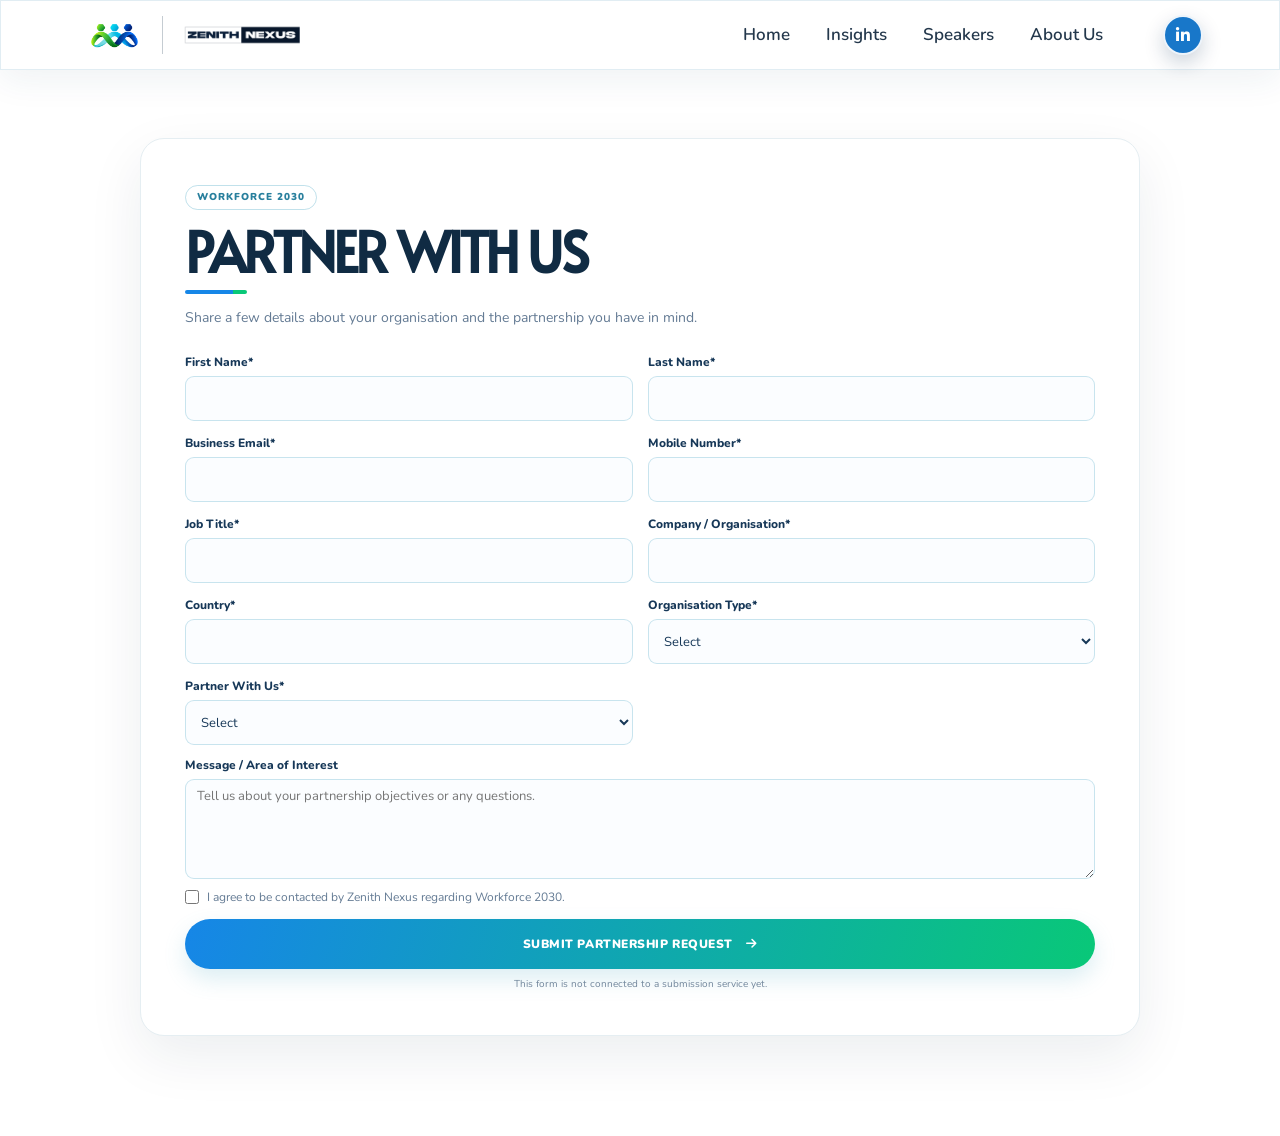
<file: partner-with-us.html>
<!doctype html>
<html lang="en">
  <head>
    <meta charset="UTF-8" />
    <meta name="viewport" content="width=device-width, initial-scale=1.0" />
    <title>Partner With Us | Workforce 2030</title>
    <link rel="icon" type="image/png" href="./images/Workforce-logo.png" />
    <link rel="preconnect" href="https://fonts.googleapis.com" />
    <link rel="preconnect" href="https://fonts.gstatic.com" crossorigin />
    <link
      href="https://fonts.googleapis.com/css2?family=Alata&family=Nunito:wght@400;500;600;700;800;900&display=swap"
      rel="stylesheet"
    />
    <link
      href="https://cdn.jsdelivr.net/npm/bootstrap@5.3.3/dist/css/bootstrap.min.css"
      rel="stylesheet"
    />
    <link
      rel="stylesheet"
      href="https://cdnjs.cloudflare.com/ajax/libs/font-awesome/6.5.2/css/all.min.css"
    />
    <link rel="stylesheet" href="./style.css" />
  </head>
  <body class="workforce-page">
    <header class="site-header">
      <nav class="navbar navbar-expand-lg navbar-light nav-animate">
        <div class="container">
          <a
            class="navbar-brand"
            href="./index.html"
            aria-label="Workforce 2030 home"
          >
            <img
              src="./images/Workforce-logo.png"
              alt="Workforce 2030"
              class="navbar-logo"
            />
            <span class="navbar-logo-divider" aria-hidden="true"></span>
            <img src="./images/Zenith Nexus Logo.png" alt="Zenith Nexus" />
          </a>
          <button
            class="navbar-toggler"
            type="button"
            data-bs-toggle="collapse"
            data-bs-target="#mainNav"
            aria-controls="mainNav"
            aria-expanded="false"
            aria-label="Toggle navigation"
          >
            <span class="navbar-toggler-icon"></span>
          </button>
          <div class="collapse navbar-collapse" id="mainNav">
            <ul class="navbar-nav ms-auto align-items-lg-center gap-lg-3">
              <li class="nav-item">
                <a class="nav-link" href="./index.html">Home</a>
              </li>
              <li class="nav-item">
                <a class="nav-link" href="./insight.html">Insights</a>
              </li>
              <li class="nav-item">
                <a class="nav-link" href="./speakers.html">Speakers</a>
              </li>
              <li class="nav-item">
                <a class="nav-link" href="./about-us.html">About Us</a>
              </li>
            </ul>
            <nav class="hero-social-links" aria-label="Social media">
              <!-- <a href="#" aria-label="Instagram">
                <i class="fa-brands fa-instagram" aria-hidden="true"></i>
              </a> -->
              <a
                href="https://www.linkedin.com/company/zenithnexus/?viewAsMember=true"
                aria-label="LinkedIn"
              >
                <i class="fa-brands fa-linkedin-in" aria-hidden="true"></i>
              </a>
            </nav>
          </div>
        </div>
      </nav>
    </header>
    <main>
      <section
        class="workforce-page-content"
        style="margin-top: 60px"
        id="partnership-contact"
      >
        <div class="container workforce-page-container">
          <div class="partner-request-form">
            <form id="partnerRequestForm" class="invitation-form">
              <div class="partner-request-header">
                <span class="invitation-modal-kicker">WORKFORCE 2030</span>
                <h2>PARTNER WITH US</h2>
                <span class="invitation-title-rule" aria-hidden="true"></span>
                <p>
                  Share a few details about your organisation and the
                  partnership you have in mind.
                </p>
              </div>
              <div class="invitation-form-grid">
                <div class="invitation-form-field">
                  <label for="requestFirstName">First Name*</label>
                  <input
                    id="requestFirstName"
                    name="firstName"
                    autocomplete="given-name"
                    required
                  />
                </div>
                <div class="invitation-form-field">
                  <label for="requestLastName">Last Name*</label>
                  <input
                    id="requestLastName"
                    name="lastName"
                    autocomplete="family-name"
                    required
                  />
                </div>
                <div class="invitation-form-field">
                  <label for="requestEmail">Business Email*</label>
                  <input
                    id="requestEmail"
                    name="email"
                    type="email"
                    autocomplete="email"
                    required
                  />
                </div>
                <div class="invitation-form-field">
                  <label for="requestMobile">Mobile Number*</label>
                  <input
                    id="requestMobile"
                    name="mobile"
                    type="tel"
                    autocomplete="tel"
                    required
                  />
                </div>
                <div class="invitation-form-field">
                  <label for="requestJobTitle">Job Title*</label>
                  <input
                    id="requestJobTitle"
                    name="jobTitle"
                    autocomplete="organization-title"
                    required
                  />
                </div>
                <div class="invitation-form-field">
                  <label for="requestCompany">Company / Organisation*</label>
                  <input
                    id="requestCompany"
                    name="company"
                    autocomplete="organization"
                    required
                  />
                </div>
                <div class="invitation-form-field">
                  <label for="requestCountry">Country*</label>
                  <input
                    id="requestCountry"
                    name="country"
                    autocomplete="country-name"
                    required
                  />
                </div>
                <div class="invitation-form-field">
                  <label for="requestOrganisationType"
                    >Organisation Type*</label
                  >
                  <select
                    id="requestOrganisationType"
                    name="organisationType"
                    required
                  >
                    <option value="" selected disabled>Select</option>
                    <option value="enterprise">Enterprise</option>
                    <option value="government">Government</option>
                    <option value="technology-provider">
                      Technology Provider
                    </option>
                    <option value="consulting">Consulting / Advisory</option>
                    <option value="other">Other</option>
                  </select>
                </div>
                <div class="invitation-form-field">
                  <label for="requestPartnershipType">Partner With Us*</label>
                  <select
                    id="requestPartnershipType"
                    name="partnershipType"
                    required
                  >
                    <option value="" selected disabled>Select</option>
                    <option value="showcase-solution">Sponsor</option>
                    <option value="contribute-dialogue">Exhibitor</option>
                    <option value="connect-leaders">Media Partner</option>
                    <option value="connect-leaders">Knowledge Partner</option>
                    <option value="other">Other</option>
                  </select>
                </div>
              </div>
              <div class="invitation-form-field invitation-message-field">
                <label for="requestMessage">Message / Area of Interest</label>
                <textarea
                  id="requestMessage"
                  name="message"
                  rows="3"
                  placeholder="Tell us about your partnership objectives or any questions."
                ></textarea>
              </div>
              <label class="invitation-consent" for="requestConsent">
                <input
                  id="requestConsent"
                  name="consent"
                  type="checkbox"
                  required
                />
                <span>
                  I agree to be contacted by Zenith Nexus regarding Workforce
                  2030.
                </span>
              </label>
              <p
                class="invitation-form-status"
                id="partnerRequestStatus"
                role="status"
                aria-live="polite"
                hidden
              ></p>
              <button class="invitation-submit-btn" type="submit">
                SUBMIT PARTNERSHIP REQUEST
                <i class="fa-solid fa-arrow-right" aria-hidden="true"></i>
              </button>
              <p class="invitation-form-note">
                This form is not connected to a submission service yet.
              </p>
            </form>
          </div>
        </div>
      </section>
    </main>
    <script src="https://cdn.jsdelivr.net/npm/bootstrap@5.3.3/dist/js/bootstrap.bundle.min.js"></script>
    <script>
      document
        .getElementById("partnerRequestForm")
        .addEventListener("submit", (event) => {
          event.preventDefault();
          const status = document.getElementById("partnerRequestStatus");
          status.textContent =
            "Partnership requests are not connected to a submission service yet.";
          status.hidden = false;
        });
    </script>
  </body>
</html>
</file>
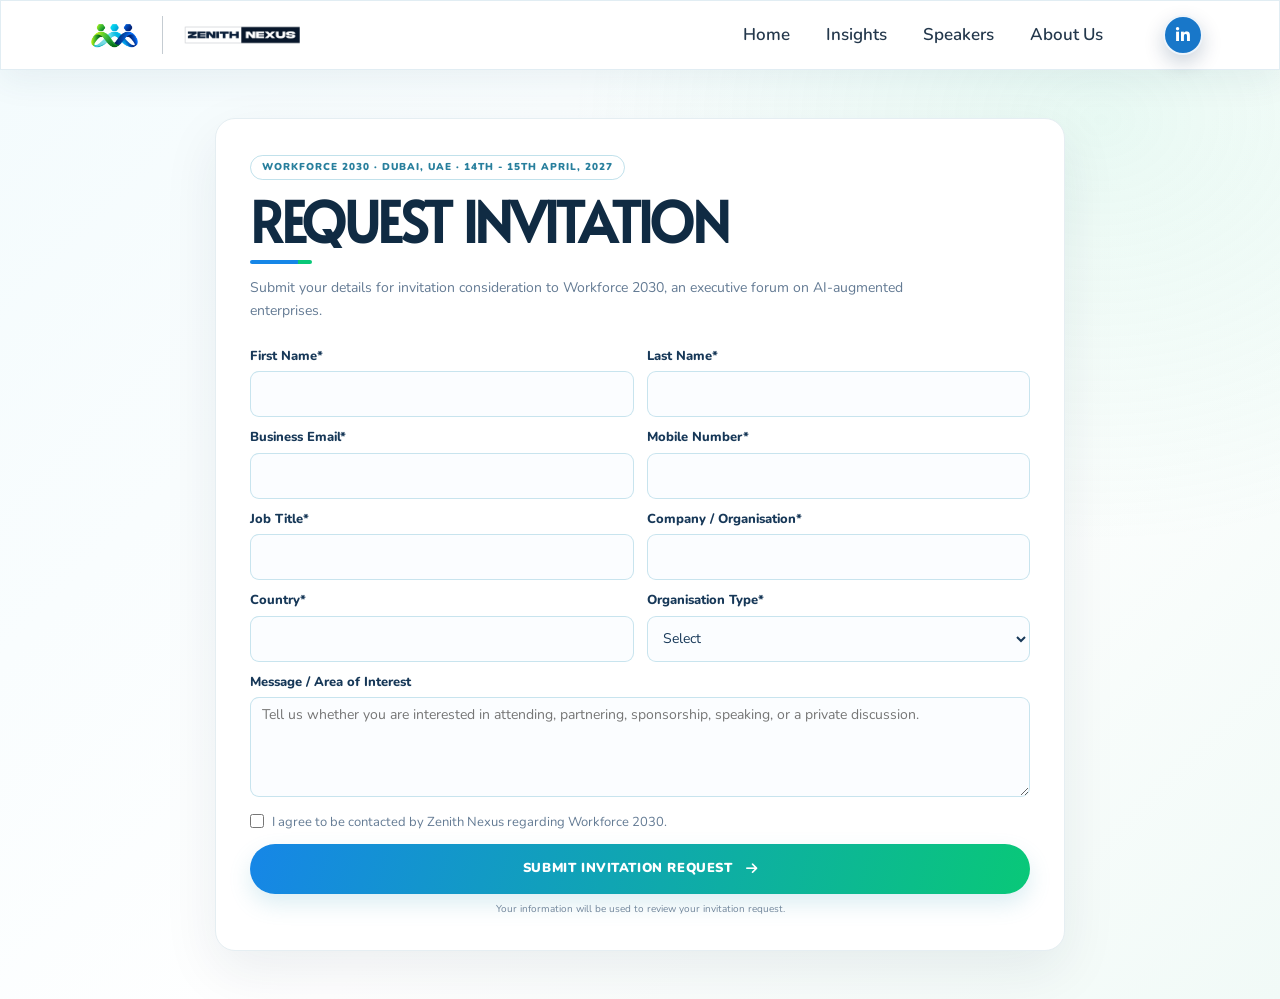
<file: request-invitation.html>
<!doctype html>
<html lang="en">
  <head>
    <meta charset="UTF-8" />
    <meta name="viewport" content="width=device-width, initial-scale=1.0" />
    <title>Request an Invitation | Workforce 2030</title>
    <link rel="icon" type="image/png" href="./images/Workforce-logo.png" />
    <link rel="preconnect" href="https://fonts.googleapis.com" />
    <link rel="preconnect" href="https://fonts.gstatic.com" crossorigin />
    <link
      href="https://fonts.googleapis.com/css2?family=Alata&family=Nunito:wght@400;500;600;700;800;900&display=swap"
      rel="stylesheet"
    />
    <link
      href="https://cdn.jsdelivr.net/npm/bootstrap@5.3.3/dist/css/bootstrap.min.css"
      rel="stylesheet"
    />
    <link
      rel="stylesheet"
      href="https://cdnjs.cloudflare.com/ajax/libs/font-awesome/6.5.2/css/all.min.css"
    />
    <link rel="stylesheet" href="./style.css" />
  </head>
  <body class="workforce-page">
    <header class="site-header">
      <nav class="navbar navbar-expand-lg navbar-light nav-animate">
        <div class="container">
          <a
            class="navbar-brand"
            href="./index.html"
            aria-label="Workforce 2030 home"
          >
            <img
              src="./images/Workforce-logo.png"
              alt="Workforce 2030"
              class="navbar-logo"
            />
            <span class="navbar-logo-divider" aria-hidden="true"></span>
            <img src="./images/Zenith Nexus Logo.png" alt="Zenith Nexus" />
          </a>
          <button
            class="navbar-toggler"
            type="button"
            data-bs-toggle="collapse"
            data-bs-target="#mainNav"
            aria-controls="mainNav"
            aria-expanded="false"
            aria-label="Toggle navigation"
          >
            <span class="navbar-toggler-icon"></span>
          </button>
          <div class="collapse navbar-collapse" id="mainNav">
            <ul class="navbar-nav ms-auto align-items-lg-center gap-lg-3">
              <li class="nav-item">
                <a class="nav-link" href="./index.html">Home</a>
              </li>
              <li class="nav-item">
                <a class="nav-link" href="./insight.html">Insights</a>
              </li>
              <li class="nav-item">
                <a class="nav-link" href="./speakers.html">Speakers</a>
              </li>
              <li class="nav-item">
                <a class="nav-link" href="./about-us.html">About Us</a>
              </li>
            </ul>
            <nav class="hero-social-links" aria-label="Social media">
              <!-- <a href="#" aria-label="Instagram">
                <i class="fa-brands fa-instagram" aria-hidden="true"></i>
              </a> -->
              <a
                href="https://www.linkedin.com/company/zenithnexus/?viewAsMember=true"
                aria-label="LinkedIn"
              >
                <i class="fa-brands fa-linkedin-in" aria-hidden="true"></i>
              </a>
            </nav>
          </div>
        </div>
      </nav>
    </header>
    <main class="invitation-page">
      <section class="workforce-page-content" id="invitation-form">
        <div class="container workforce-page-container">
          <form id="invitationPageForm" class="invitation-page-form">
            <div class="invitation-page-form-header">
              <span class="invitation-modal-kicker">
                WORKFORCE 2030 · DUBAI, UAE · 14TH - 15TH APRIL, 2027
              </span>
              <h1>REQUEST INVITATION</h1>
              <span class="invitation-title-rule" aria-hidden="true"></span>
              <p>
                Submit your details for invitation consideration to Workforce
                2030, an executive forum on AI-augmented enterprises.
              </p>
            </div>
            <div class="invitation-form-grid">
              <div class="invitation-form-field">
                <label for="pageFirstName">First Name*</label
                ><input
                  id="pageFirstName"
                  name="firstName"
                  autocomplete="given-name"
                  required
                />
              </div>
              <div class="invitation-form-field">
                <label for="pageLastName">Last Name*</label
                ><input
                  id="pageLastName"
                  name="lastName"
                  autocomplete="family-name"
                  required
                />
              </div>
              <div class="invitation-form-field">
                <label for="pageEmail">Business Email*</label
                ><input
                  id="pageEmail"
                  name="email"
                  type="email"
                  autocomplete="email"
                  required
                />
              </div>
              <div class="invitation-form-field">
                <label for="pageMobile">Mobile Number*</label
                ><input
                  id="pageMobile"
                  name="mobile"
                  type="tel"
                  autocomplete="tel"
                  required
                />
              </div>
              <div class="invitation-form-field">
                <label for="pageJobTitle">Job Title*</label
                ><input
                  id="pageJobTitle"
                  name="jobTitle"
                  autocomplete="organization-title"
                  required
                />
              </div>
              <div class="invitation-form-field">
                <label for="pageCompany">Company / Organisation*</label
                ><input
                  id="pageCompany"
                  name="company"
                  autocomplete="organization"
                  required
                />
              </div>
              <div class="invitation-form-field">
                <label for="pageCountry">Country*</label
                ><input
                  id="pageCountry"
                  name="country"
                  autocomplete="country-name"
                  required
                />
              </div>
              <div class="invitation-form-field">
                <label for="pageOrganisationType">Organisation Type*</label>
                <select
                  id="pageOrganisationType"
                  name="organisationType"
                  required
                >
                  <option value="" selected disabled>Select</option>
                  <option value="enterprise">Enterprise</option>
                  <option value="government">Government</option>
                  <option value="technology-provider">
                    Technology Provider
                  </option>
                  <option value="consulting">Consulting / Advisory</option>
                  <option value="other">Other</option>
                </select>
              </div>
            </div>
            <div class="invitation-form-field invitation-message-field">
              <label for="pageMessage">Message / Area of Interest</label>
              <textarea
                id="pageMessage"
                name="message"
                rows="3"
                placeholder="Tell us whether you are interested in attending, partnering, sponsorship, speaking, or a private discussion."
              ></textarea>
            </div>
            <label class="invitation-consent" for="pageConsent">
              <input id="pageConsent" name="consent" type="checkbox" required />
              <span
                >I agree to be contacted by Zenith Nexus regarding Workforce
                2030.</span
              >
            </label>
            <p
              class="invitation-form-status"
              id="invitationPageStatus"
              role="status"
              aria-live="polite"
              hidden
            ></p>
            <button class="invitation-submit-btn" type="submit">
              SUBMIT INVITATION REQUEST
              <i class="fa-solid fa-arrow-right" aria-hidden="true"></i>
            </button>
            <p class="invitation-form-note">
              Your information will be used to review your invitation request.
            </p>
          </form>
        </div>
      </section>
    </main>
    <script src="https://cdn.jsdelivr.net/npm/bootstrap@5.3.3/dist/js/bootstrap.bundle.min.js"></script>
    <script>
      document
        .getElementById("invitationPageForm")
        .addEventListener("submit", (event) => {
          event.preventDefault();
          const status = document.getElementById("invitationPageStatus");
          status.textContent =
            "Invitation requests are not connected to a submission service yet.";
          status.hidden = false;
        });
    </script>
  </body>
</html>
</file>
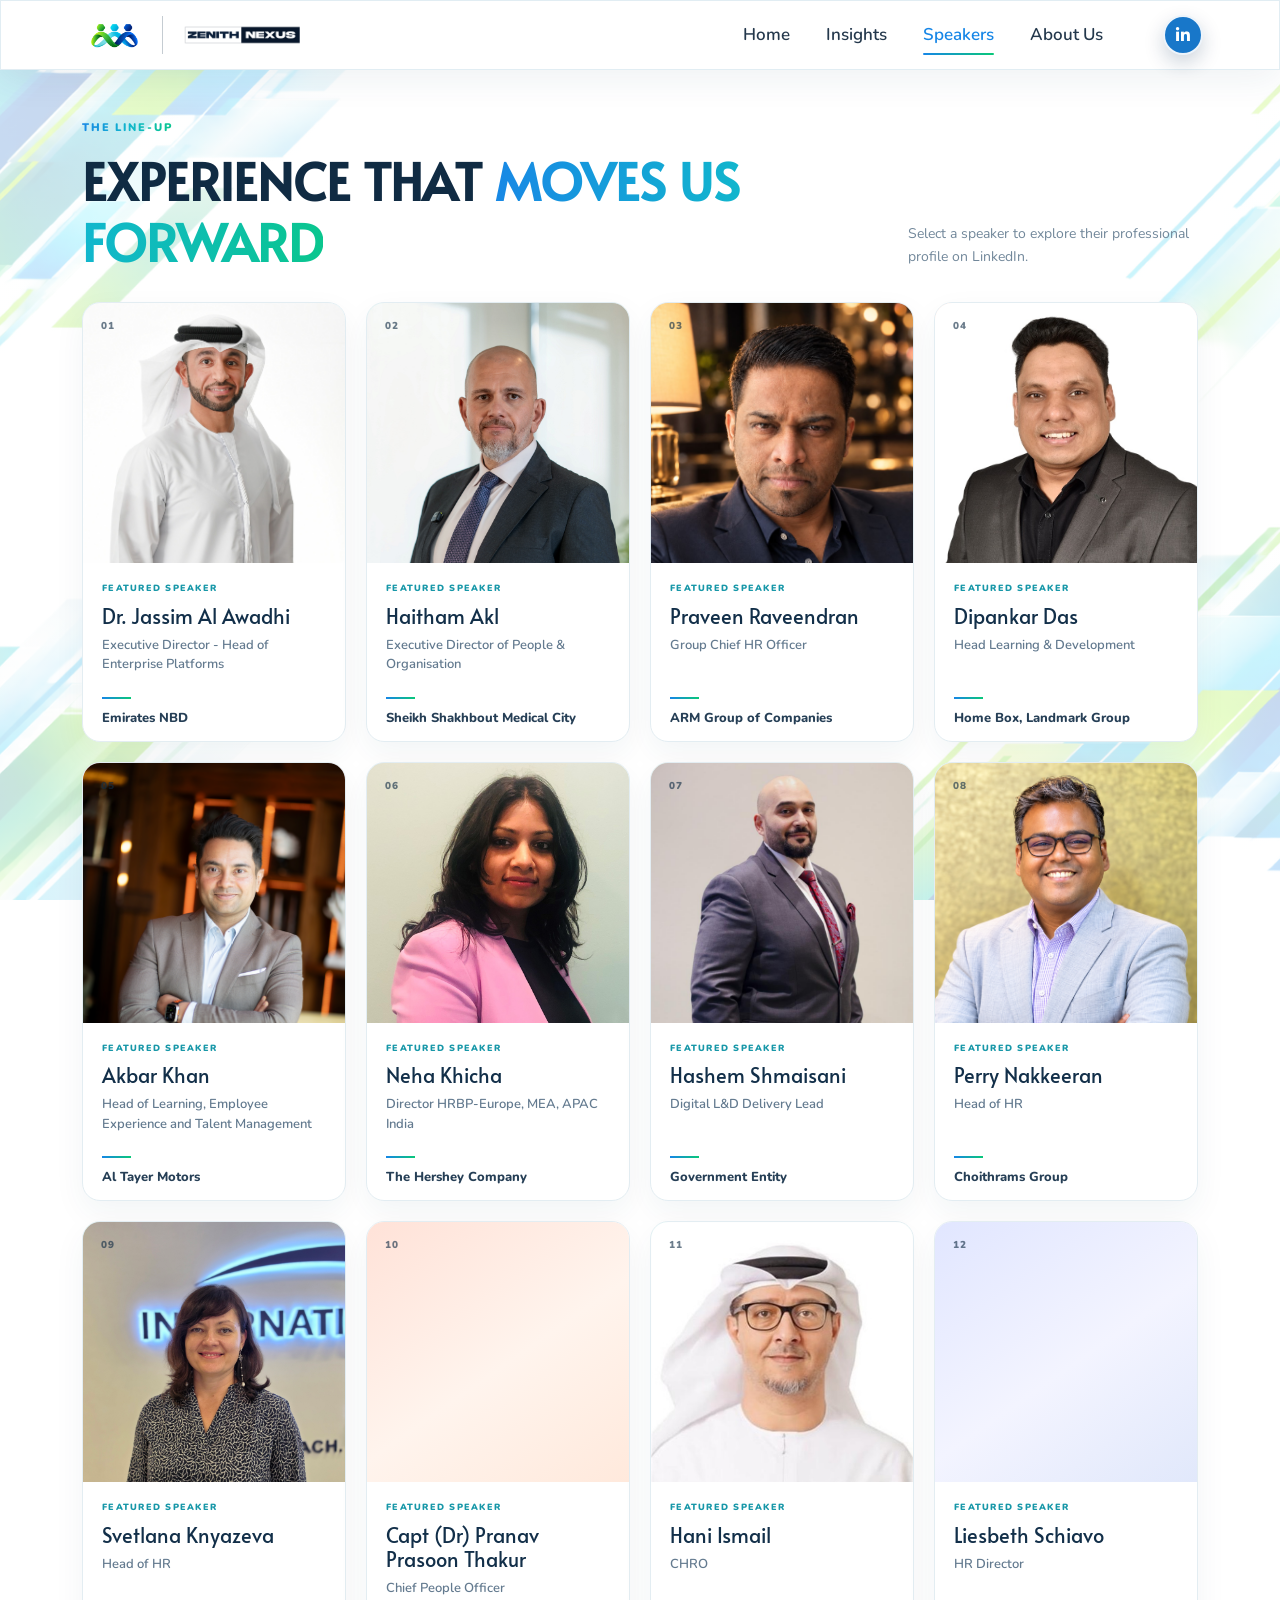
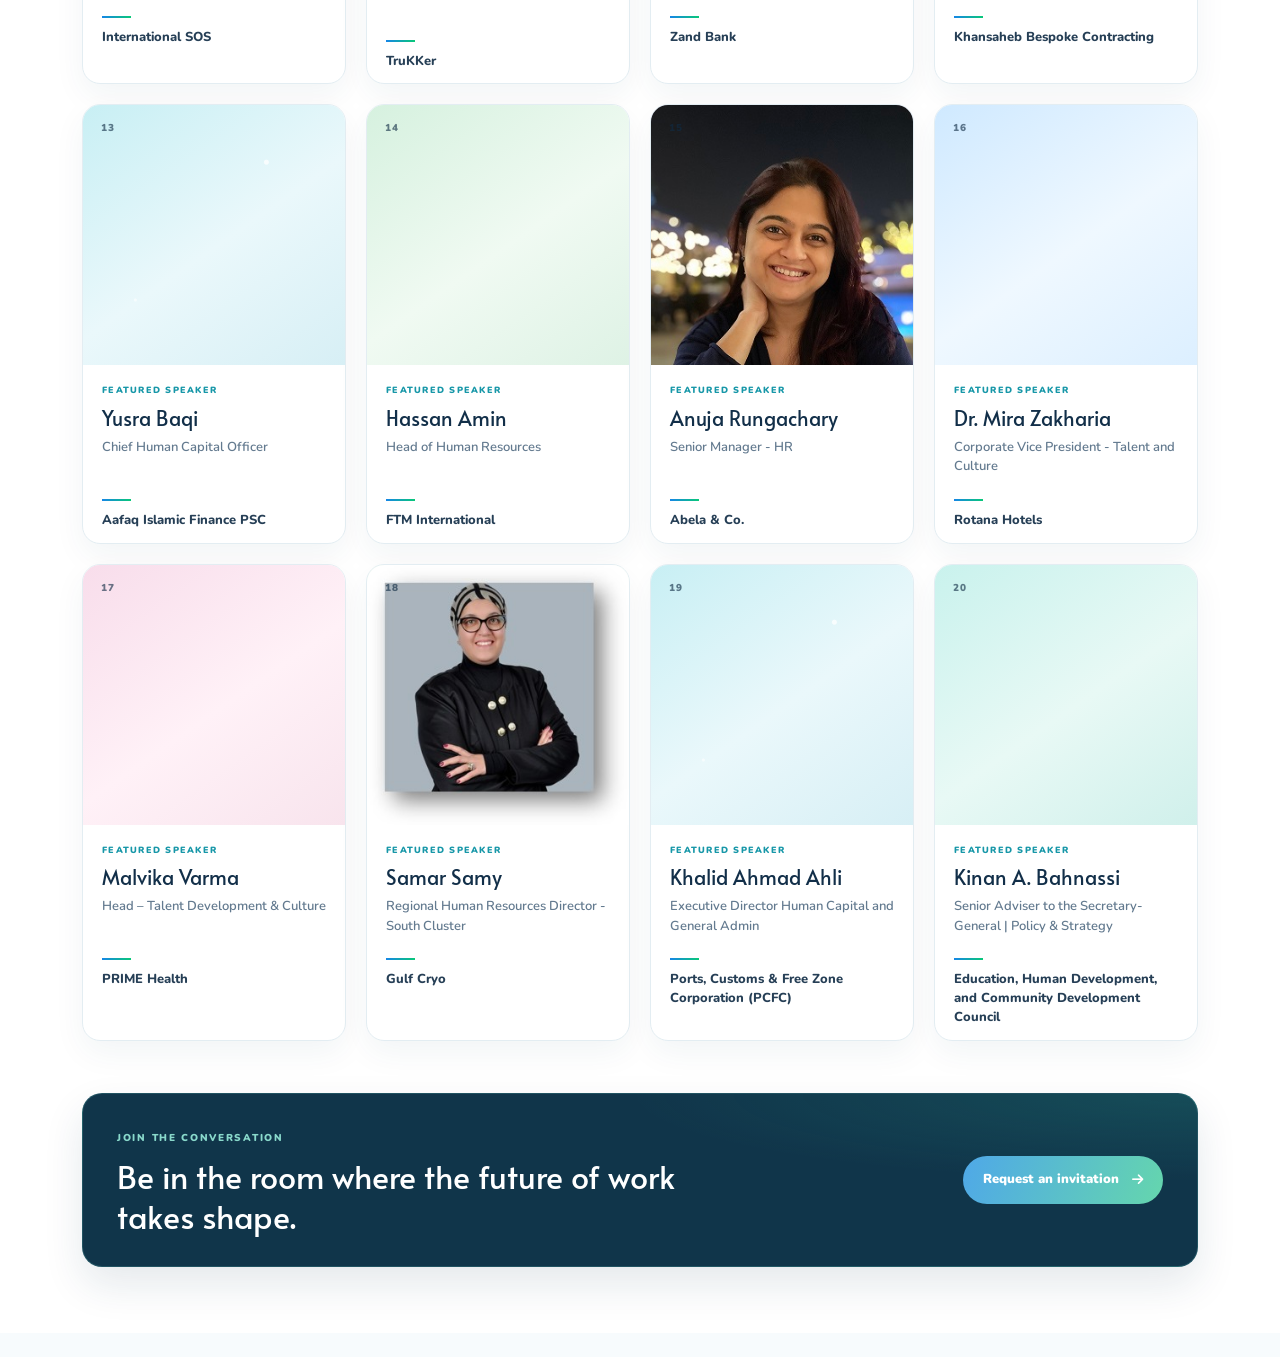
<file: speakers.html>
<!doctype html>
<html lang="en">
  <head>
    <meta charset="UTF-8" />
    <meta name="viewport" content="width=device-width, initial-scale=1.0" />
    <title>Speakers | Workforce 2030</title>
    <meta
      name="description"
      content="Meet the Workforce 2030 speakers sharing real-world perspectives on people, leadership, and the future of work."
    />
    <link rel="icon" type="image/png" href="./images/Workforce-logo.png" />
    <link rel="preconnect" href="https://fonts.googleapis.com" />
    <link rel="preconnect" href="https://fonts.gstatic.com" crossorigin />
    <link
      href="https://fonts.googleapis.com/css2?family=Alata&family=Nunito:wght@400;500;600;700;800;900&display=swap"
      rel="stylesheet"
    />
    <link
      href="https://cdn.jsdelivr.net/npm/bootstrap@5.3.3/dist/css/bootstrap.min.css"
      rel="stylesheet"
    />
    <link
      rel="stylesheet"
      href="https://cdnjs.cloudflare.com/ajax/libs/font-awesome/6.5.2/css/all.min.css"
    />
    <link rel="stylesheet" href="./style.css" />
  </head>
  <body class="speakers-page">
    <header class="site-header">
      <nav class="navbar navbar-expand-lg navbar-light nav-animate">
        <div class="container">
          <a
            class="navbar-brand"
            href="./index.html"
            aria-label="Workforce 2030 home"
          >
            <img
              src="./images/Workforce-logo.png"
              alt="Workforce 2030"
              class="navbar-logo"
            />
            <span class="navbar-logo-divider" aria-hidden="true"></span>
            <img src="./images/Zenith Nexus Logo.png" alt="Zenith Nexus" />
          </a>
          <button
            class="navbar-toggler"
            type="button"
            data-bs-toggle="collapse"
            data-bs-target="#mainNav"
            aria-controls="mainNav"
            aria-expanded="false"
            aria-label="Toggle navigation"
          >
            <span class="navbar-toggler-icon"></span>
          </button>
          <div class="collapse navbar-collapse" id="mainNav">
            <ul class="navbar-nav ms-auto align-items-lg-center gap-lg-3">
              <li class="nav-item">
                <a class="nav-link" href="./index.html">Home</a>
              </li>
              <li class="nav-item">
                <a class="nav-link" href="./insight.html">Insights</a>
              </li>
              <li class="nav-item">
                <a class="nav-link" href="./speakers.html" aria-current="page"
                  >Speakers</a
                >
              </li>
              <li class="nav-item">
                <a class="nav-link" href="./about-us.html">About Us</a>
              </li>
            </ul>
            <nav class="hero-social-links" aria-label="Social media">
              <a
                href="https://www.linkedin.com/company/zenithnexus/?viewAsMember=true"
                aria-label="Workforce 2030 on LinkedIn"
              >
                <i class="fa-brands fa-linkedin-in" aria-hidden="true"></i>
              </a>
            </nav>
          </div>
        </div>
      </nav>
    </header>

    <main>
      <section
        class="speakers-list-section"
        aria-labelledby="speaker-list-title"
      >
        <div class="container">
          <div class="speakers-section-heading">
            <div>
              <span class="speakers-section-kicker">THE LINE-UP</span>
              <h2 id="speaker-list-title">
                Experience that <span>moves us forward</span>
              </h2>
            </div>
            <p>
              Select a speaker to explore their professional profile on
              LinkedIn.
            </p>
          </div>

          <div class="speakers-grid">
            <a
              class="speaker-card"
              href="https://www.linkedin.com/in/drjassimalawadhi/"
              target="_blank"
              rel="noopener noreferrer"
              aria-label="View Dr. Jassim Al Awadhi's LinkedIn profile"
            >
              <div class="speaker-card-portrait speaker-tone-blue">
                <img
                  src="./images/speakers/Dr.%20Jassim%20M.%20Al%20Awadi%20BB.jpg"
                  alt=""
                  loading="lazy"
                  decoding="async"
                />
                <span class="speaker-card-number">01</span>
              </div>
              <div class="speaker-card-content">
                <span class="speaker-card-label">FEATURED SPEAKER</span>
                <h3>Dr. Jassim Al Awadhi</h3>
                <p class="speaker-card-designation">
                  Executive Director - Head of Enterprise Platforms
                </p>
                <span class="speaker-card-divider" aria-hidden="true"></span>
                <p class="speaker-card-company">Emirates NBD</p>
              </div></a>

            <a
              class="speaker-card"
              href="https://www.linkedin.com/in/haithamakl/"
              target="_blank"
              rel="noopener noreferrer"
              aria-label="View Haitham Akl's LinkedIn profile"
            >
              <div class="speaker-card-portrait speaker-tone-teal">
                <img
                  src="./images/speakers/Haitham%20Akl.jpg.jpeg"
                  alt=""
                  loading="lazy"
                  decoding="async"
                />
                <span class="speaker-card-number">02</span>
              </div>
              <div class="speaker-card-content">
                <span class="speaker-card-label">FEATURED SPEAKER</span>
                <h3>Haitham Akl</h3>
                <p class="speaker-card-designation">
                  Executive Director of People &amp; Organisation
                </p>
                <span class="speaker-card-divider" aria-hidden="true"></span>
                <p class="speaker-card-company">
                  Sheikh Shakhbout Medical City
                </p>
              </div></a>

            <a
              class="speaker-card"
              href="https://www.linkedin.com/in/praveenlinkedinprofile/"
              target="_blank"
              rel="noopener noreferrer"
              aria-label="View Praveen Raveendran's LinkedIn profile"
            >
              <div class="speaker-card-portrait speaker-tone-violet">
                <img
                  src="./images/speakers/Praveen%20Raveendran.jpeg"
                  alt=""
                  loading="lazy"
                  decoding="async"
                />
                <span class="speaker-card-number">03</span>
              </div>
              <div class="speaker-card-content">
                <span class="speaker-card-label">FEATURED SPEAKER</span>
                <h3>Praveen Raveendran</h3>
                <p class="speaker-card-designation">Group Chief HR Officer</p>
                <span class="speaker-card-divider" aria-hidden="true"></span>
                <p class="speaker-card-company">ARM Group of Companies</p>
              </div></a>

            <a
              class="speaker-card"
              href="https://www.linkedin.com/in/dipankar-das-ld7/"
              target="_blank"
              rel="noopener noreferrer"
              aria-label="View Dipankar Das's LinkedIn profile"
            >
              <div class="speaker-card-portrait speaker-tone-coral">
                <img
                  src="./images/speakers/Dipankar.jpg"
                  alt=""
                  loading="lazy"
                  decoding="async"
                />
                <span class="speaker-card-number">04</span>
              </div>
              <div class="speaker-card-content">
                <span class="speaker-card-label">FEATURED SPEAKER</span>
                <h3>Dipankar Das</h3>
                <p class="speaker-card-designation">
                  Head Learning &amp; Development
                </p>
                <span class="speaker-card-divider" aria-hidden="true"></span>
                <p class="speaker-card-company">Home Box, Landmark Group</p>
              </div></a>

            <a
              class="speaker-card"
              href="https://www.linkedin.com/in/akbarkhan3/"
              target="_blank"
              rel="noopener noreferrer"
              aria-label="View Akbar Khan's LinkedIn profile"
            >
              <div class="speaker-card-portrait speaker-tone-rose">
                <img
                  src="./images/speakers/Akbar%20Khan.png"
                  alt=""
                  loading="lazy"
                  decoding="async"
                />
                <span class="speaker-card-number">05</span>
              </div>
              <div class="speaker-card-content">
                <span class="speaker-card-label">FEATURED SPEAKER</span>
                <h3>Akbar Khan</h3>
                <p class="speaker-card-designation">
                  Head of Learning, Employee Experience and Talent Management
                </p>
                <span class="speaker-card-divider" aria-hidden="true"></span>
                <p class="speaker-card-company">Al Tayer Motors</p>
              </div></a>

            <a
              class="speaker-card"
              href="https://www.linkedin.com/in/nehakhicha/"
              target="_blank"
              rel="noopener noreferrer"
              aria-label="View Neha Khicha's LinkedIn profile"
            >
              <div class="speaker-card-portrait speaker-tone-sky">
                <img
                  src="./images/speakers/Neha%20Khicha.jpg"
                  alt=""
                  loading="lazy"
                  decoding="async"
                />
                <span class="speaker-card-number">06</span>
              </div>
              <div class="speaker-card-content">
                <span class="speaker-card-label">FEATURED SPEAKER</span>
                <h3>Neha Khicha</h3>
                <p class="speaker-card-designation">
                  Director HRBP-Europe, MEA, APAC India
                </p>
                <span class="speaker-card-divider" aria-hidden="true"></span>
                <p class="speaker-card-company">The Hershey Company</p>
              </div></a>

            <a
              class="speaker-card"
              href="https://www.linkedin.com/in/hashemcs/"
              target="_blank"
              rel="noopener noreferrer"
              aria-label="View Hashem Shmaisani's LinkedIn profile"
            >
              <div class="speaker-card-portrait speaker-tone-green">
                <img
                  src="./images/speakers/Hashem.png"
                  alt=""
                  loading="lazy"
                  decoding="async"
                />
                <span class="speaker-card-number">07</span>
              </div>
              <div class="speaker-card-content">
                <span class="speaker-card-label">FEATURED SPEAKER</span>
                <h3>Hashem Shmaisani</h3>
                <p class="speaker-card-designation">
                  Digital L&amp;D Delivery Lead
                </p>
                <span class="speaker-card-divider" aria-hidden="true"></span>
                <p class="speaker-card-company">Government Entity</p>
              </div></a>

            <a
              class="speaker-card"
              href="https://www.linkedin.com/in/perry-nakkeeran-8868b822/"
              target="_blank"
              rel="noopener noreferrer"
              aria-label="View Perry Nakkeeran's LinkedIn profile"
            >
              <div class="speaker-card-portrait speaker-tone-blue">
                <img
                  src="./images/speakers/Perry%20Nakkeeran%20%281%29.png"
                  alt=""
                  loading="lazy"
                  decoding="async"
                />
                <span class="speaker-card-number">08</span>
              </div>
              <div class="speaker-card-content">
                <span class="speaker-card-label">FEATURED SPEAKER</span>
                <h3>Perry Nakkeeran</h3>
                <p class="speaker-card-designation">Head of HR</p>
                <span class="speaker-card-divider" aria-hidden="true"></span>
                <p class="speaker-card-company">Choithrams Group</p>
              </div></a>

            <a
              class="speaker-card"
              href="https://www.linkedin.com/in/svetlana-knyazeva-83795b14/"
              target="_blank"
              rel="noopener noreferrer"
              aria-label="View Svetlana Knyazeva's LinkedIn profile"
            >
              <div class="speaker-card-portrait speaker-tone-teal">
                <img
                  src="./images/speakers/Svetlana%20Knyazeva.jpg"
                  alt=""
                  loading="lazy"
                  decoding="async"
                />
                <span class="speaker-card-number">09</span>
              </div>
              <div class="speaker-card-content">
                <span class="speaker-card-label">FEATURED SPEAKER</span>
                <h3>Svetlana Knyazeva</h3>
                <p class="speaker-card-designation">Head of HR</p>
                <span class="speaker-card-divider" aria-hidden="true"></span>
                <p class="speaker-card-company">International SOS</p>
              </div></a>

            <a
              class="speaker-card"
              href="https://www.linkedin.com/in/capt-dr-pranav-prasoon-thakur-0a893539/"
              target="_blank"
              rel="noopener noreferrer"
              aria-label="View Capt (Dr) Pranav Prasoon Thakur's LinkedIn profile"
            >
              <div class="speaker-card-portrait speaker-tone-coral">
                <img
                  src="./images/speakers/Capt (Dr) Pranav Prasoon Thakur.png"
                  alt=""
                  loading="lazy"
                  decoding="async"
                />
                <span class="speaker-card-number">10</span>
              </div>
              <div class="speaker-card-content">
                <span class="speaker-card-label">FEATURED SPEAKER</span>
                <h3>Capt (Dr) Pranav Prasoon Thakur</h3>
                <p class="speaker-card-designation">Chief People Officer</p>
                <span class="speaker-card-divider" aria-hidden="true"></span>
                <p class="speaker-card-company">TruKKer</p>
              </div></a>

            <a
              class="speaker-card"
              href="https://www.linkedin.com/in/hani-ismail-98268461/"
              target="_blank"
              rel="noopener noreferrer"
              aria-label="View Hani Ismail's LinkedIn profile"
            >
              <div class="speaker-card-portrait speaker-tone-teal">
                <img
                  src="./images/speakers/Hani Saleh.jpg"
                  alt=""
                  loading="lazy"
                  decoding="async"
                />
                <span class="speaker-card-number">11</span>
              </div>
              <div class="speaker-card-content">
                <span class="speaker-card-label">FEATURED SPEAKER</span>
                <h3>Hani Ismail</h3>
                <p class="speaker-card-designation">CHRO</p>
                <span class="speaker-card-divider" aria-hidden="true"></span>
                <p class="speaker-card-company">Zand Bank</p>
              </div></a>

            <a
              class="speaker-card"
              href="https://www.linkedin.com/in/liesbeth-schiavo-91492511/"
              target="_blank"
              rel="noopener noreferrer"
              aria-label="View Liesbeth Schiavo's LinkedIn profile"
            >
              <div class="speaker-card-portrait speaker-tone-violet">
                <img
                  src="./images/speakers/Liesbeth%20Schiavo.jpg"
                  alt=""
                  loading="lazy"
                  decoding="async"
                />
                <span class="speaker-card-number">12</span>
              </div>
              <div class="speaker-card-content">
                <span class="speaker-card-label">FEATURED SPEAKER</span>
                <h3>Liesbeth Schiavo</h3>
                <p class="speaker-card-designation">HR Director</p>
                <span class="speaker-card-divider" aria-hidden="true"></span>
                <p class="speaker-card-company">
                  Khansaheb Bespoke Contracting
                </p>
              </div></a>

            <a
              class="speaker-card"
              href="https://www.linkedin.com/in/yusra-baqi-bb098940/"
              target="_blank"
              rel="noopener noreferrer"
              aria-label="View Yusra Baqi's LinkedIn profile"
            >
              <div class="speaker-card-portrait speaker-tone-blue">
                <img
                  src="./images/speakers/Yusra%20Baqi.JPG"
                  alt=""
                  loading="lazy"
                  decoding="async"
                />
                <span class="speaker-card-number">13</span>
              </div>
              <div class="speaker-card-content">
                <span class="speaker-card-label">FEATURED SPEAKER</span>
                <h3>Yusra Baqi</h3>
                <p class="speaker-card-designation">
                  Chief Human Capital Officer
                </p>
                <span class="speaker-card-divider" aria-hidden="true"></span>
                <p class="speaker-card-company">Aafaq Islamic Finance PSC</p>
              </div></a>

            <a
              class="speaker-card"
              href="https://www.linkedin.com/in/hassan-amin-b120b512/"
              target="_blank"
              rel="noopener noreferrer"
              aria-label="View Hassan Amin's LinkedIn profile"
            >
              <div class="speaker-card-portrait speaker-tone-green">
                <img
                  src="./images/speakers/hasan-amin.png"
                  alt=""
                  loading="lazy"
                  decoding="async"
                />
                <span class="speaker-card-number">14</span>
              </div>
              <div class="speaker-card-content">
                <span class="speaker-card-label">FEATURED SPEAKER</span>
                <h3>Hassan Amin</h3>
                <p class="speaker-card-designation">Head of Human Resources</p>
                <span class="speaker-card-divider" aria-hidden="true"></span>
                <p class="speaker-card-company">FTM International</p>
              </div></a>

            <a
              class="speaker-card"
              href="https://www.linkedin.com/in/anuja-rungachary-humanresourcesleadership/"
              target="_blank"
              rel="noopener noreferrer"
              aria-label="View Anuja Rungachary's LinkedIn profile"
            >
              <div class="speaker-card-portrait speaker-tone-violet">
                <img
                  src="./images/speakers/Anuja%20Rungachary.jpg"
                  alt=""
                  loading="lazy"
                  decoding="async"
                />
                <span class="speaker-card-number">15</span>
              </div>
              <div class="speaker-card-content">
                <span class="speaker-card-label">FEATURED SPEAKER</span>
                <h3>Anuja Rungachary</h3>
                <p class="speaker-card-designation">Senior Manager - HR</p>
                <span class="speaker-card-divider" aria-hidden="true"></span>
                <p class="speaker-card-company">Abela &amp; Co.</p>
              </div></a>

            <a
              class="speaker-card"
              href="https://www.linkedin.com/in/mirazakharia/"
              target="_blank"
              rel="noopener noreferrer"
              aria-label="View Dr. Mira Zakharia's LinkedIn profile"
            >
              <div class="speaker-card-portrait speaker-tone-sky">
                <img
                  src="./images/speakers/Dr. Mira Zakharia.png"
                  alt=""
                  loading="lazy"
                  decoding="async"
                />
                <span class="speaker-card-number">16</span>
              </div>
              <div class="speaker-card-content">
                <span class="speaker-card-label">FEATURED SPEAKER</span>
                <h3>Dr. Mira Zakharia</h3>
                <p class="speaker-card-designation">
                  Corporate Vice President - Talent and Culture
                </p>
                <span class="speaker-card-divider" aria-hidden="true"></span>
                <p class="speaker-card-company">Rotana Hotels</p>
              </div></a>

            <a
              class="speaker-card"
              href="https://www.linkedin.com/in/malvika-varma-3586538/"
              target="_blank"
              rel="noopener noreferrer"
              aria-label="View Malvika Varma's LinkedIn profile"
            >
              <div class="speaker-card-portrait speaker-tone-rose">
                <img
                  src="./images/speakers/Malvika%20Varma.png"
                  alt=""
                  loading="lazy"
                  decoding="async"
                />
                <span class="speaker-card-number">17</span>
              </div>
              <div class="speaker-card-content">
                <span class="speaker-card-label">FEATURED SPEAKER</span>
                <h3>Malvika Varma</h3>
                <p class="speaker-card-designation">
                  Head &ndash; Talent Development &amp; Culture
                </p>
                <span class="speaker-card-divider" aria-hidden="true"></span>
                <p class="speaker-card-company">PRIME Health</p>
              </div></a>

            <a
              class="speaker-card"
              href="https://www.linkedin.com/in/samar-msamy/"
              target="_blank"
              rel="noopener noreferrer"
              aria-label="View Samar Samy's LinkedIn profile"
            >
              <div class="speaker-card-portrait speaker-tone-green">
                <img
                  src="./images/speakers/Samar%20Samy.jpg"
                  alt=""
                  loading="lazy"
                  decoding="async"
                />
                <span class="speaker-card-number">18</span>
              </div>
              <div class="speaker-card-content">
                <span class="speaker-card-label">FEATURED SPEAKER</span>
                <h3>Samar Samy</h3>
                <p class="speaker-card-designation">
                  Regional Human Resources Director - South Cluster
                </p>
                <span class="speaker-card-divider" aria-hidden="true"></span>
                <p class="speaker-card-company">Gulf Cryo</p>
              </div></a>

            <a
              class="speaker-card"
              href="https://www.linkedin.com/in/khalid-ahli-chartered-fcipd-09b72a82/"
              target="_blank"
              rel="noopener noreferrer"
              aria-label="View Khalid Ahmad Ahli's LinkedIn profile"
            >
              <div class="speaker-card-portrait speaker-tone-blue">
                <img
                  src="./images/speakers/Khalid Ahmad Ahli.jpg"
                  alt=""
                  loading="lazy"
                  decoding="async"
                />
                <span class="speaker-card-number">19</span>
              </div>
              <div class="speaker-card-content">
                <span class="speaker-card-label">FEATURED SPEAKER</span>
                <h3>Khalid Ahmad Ahli</h3>
                <p class="speaker-card-designation">
                  Executive Director Human Capital and General Admin
                </p>
                <span class="speaker-card-divider" aria-hidden="true"></span>
                <p class="speaker-card-company">
                  Ports, Customs &amp; Free Zone Corporation (PCFC)
                </p>
              </div></a>

            <a
              class="speaker-card"
              href="https://www.linkedin.com/in/kinan-bahnassi/"
              target="_blank"
              rel="noopener noreferrer"
              aria-label="View Kinan A. Bahnassi's LinkedIn profile"
            >
              <div class="speaker-card-portrait speaker-tone-teal">
                <img
                  src="./images/speakers/Dr. Kinan Bahnassi.png"
                  alt=""
                  loading="lazy"
                  decoding="async"
                />
                <span class="speaker-card-number">20</span>
              </div>
              <div class="speaker-card-content">
                <span class="speaker-card-label">FEATURED SPEAKER</span>
                <h3>Kinan A. Bahnassi</h3>
                <p class="speaker-card-designation">
                  Senior Adviser to the Secretary-General | Policy &amp;
                  Strategy
                </p>
                <span class="speaker-card-divider" aria-hidden="true"></span>
                <p class="speaker-card-company">
                  Education, Human Development, and Community Development
                  Council
                </p>
              </div></a>
          </div>

          <div class="speakers-cta">
            <div>
              <span>JOIN THE CONVERSATION</span>
              <h2>Be in the room where the future of work takes shape.</h2>
            </div>
            <a href="./request-invitation.html">
              Request an invitation
              <i class="fa-solid fa-arrow-right" aria-hidden="true"></i>
            </a>
          </div>
        </div>
      </section>
    </main>

    <script src="https://cdn.jsdelivr.net/npm/bootstrap@5.3.3/dist/js/bootstrap.bundle.min.js"></script>
    <script src="./script.js?v=20270414"></script>
  </body>
</html>
</file>
<file: style.css>
@font-face {
  font-family: "Kallisto Heavy";
  src: url("./font/Kallisto_Heavy.otf") format("opentype");
  font-style: normal;
  font-weight: 900;
  font-display: swap;
}

:root {
  --primary-color: #1686e7;
  --secondary-color: #09c878;
  --accent-color: #b65b89;
  --heading-color: #102b43;
  --text-color: #506d87;
  --light-bg: #f4fbfd;
  --white: #ffffff;
  --dark-green: #062c28;

  --heading-font: "Alata", sans-serif;
  --para-font: "Nunito", sans-serif;
}

* {
  margin: 0;
  padding: 0;
  box-sizing: border-box;
}

html {
  scroll-behavior: smooth;
  overflow-x: hidden;
}

body {
  font-family: var(--para-font);
  color: var(--text-color);
  background: var(--white);
}

img {
  max-width: 100%;
  height: auto;
}

a {
  text-decoration: none;
}

.container {
  position: relative;
  z-index: 5;
}
.gredient-font {
  background: linear-gradient(90deg, #1888e5 0%, #11b7cc 52%, #0ac68e 100%);
  background-clip: text;
  color: transparent;
  -webkit-text-fill-color: transparent;
}
.back-to-top {
  position: fixed;
  right: 24px;
  bottom: 24px;
  z-index: 999;
  display: inline-flex;
  align-items: center;
  justify-content: center;
  width: 52px;
  height: 52px;
  border: none;
  border-radius: 50%;
  background: linear-gradient(
    135deg,
    var(--primary-color),
    var(--secondary-color)
  );
  color: #ffffff;
  box-shadow: 0 16px 35px rgba(79, 168, 197, 0.24);
  opacity: 0;
  visibility: hidden;
  transform: translateY(16px);
  transition:
    opacity 0.25s ease,
    visibility 0.25s ease,
    transform 0.25s ease;
}

.back-to-top.is-visible {
  opacity: 1;
  visibility: visible;
  transform: translateY(0);
}

.back-to-top:hover {
  transform: translateY(-2px);
}

.site-header {
  position: fixed;
  top: 0;
  left: 0;
  width: 100%;
  z-index: 100;
  background: transparent;
}

.site-header .navbar {
  position: relative;
  width: 100%;
  min-height: 66px;
  margin: 0 auto;
  padding: 10px 18px 10px 28px;

  border: 1px solid rgba(170, 202, 220, 0.35);

  background: #ffffff;
  box-shadow: 0 10px 35px rgba(30, 75, 100, 0.07);

  backdrop-filter: blur(18px);
  -webkit-backdrop-filter: blur(18px);
}

.navbar-brand {
  display: flex;
  align-items: center;
  gap: 20px;
  flex-shrink: 0;
}

.navbar-brand img {
  display: block;
  width: 125px;
  height: auto;
  object-fit: contain;
}
.navbar-logo {
  width: 55px !important;
}

.navbar-brand .navbar-me-logo {
  display: block;
  width: 66px;
  height: 38px;
  flex: 0 0 auto;
}

.navbar-brand .navbar-logo-divider {
  width: 1px;
  height: 38px;
  flex: 0 0 auto;
  background: rgba(16, 43, 67, 0.24);
}

.navbar-nav {
  align-items: center;
}

.site-header .navbar-collapse > .hero-social-links {
  margin-left: 50px;
}

.site-header .nav-link {
  position: relative;
  padding: 8px 10px !important;

  color: #24384c !important;
  font-size: 17px;
  font-weight: 600;

  transition: color 0.3s ease;
}

.site-header .nav-link::after {
  content: "";

  position: absolute;
  left: 10px;
  right: 10px;
  bottom: 1px;

  width: 0;
  height: 2px;

  border-radius: 10px;
  background: linear-gradient(
    90deg,
    var(--primary-color),
    var(--secondary-color)
  );

  transition: width 0.3s ease;
}

.site-header .nav-link:hover {
  color: var(--primary-color) !important;
}

.site-header .nav-link:hover::after {
  width: calc(100% - 20px);
}

.site-header .nav-link[aria-current="page"] {
  color: var(--primary-color) !important;
}

.site-header .nav-link[aria-current="page"]::after {
  width: calc(100% - 20px);
}

.nav-chip-wrap {
  display: flex;
  align-items: center;
}

.site-header .btn-primary {
  display: inline-flex;
  align-items: center;
  justify-content: center;

  min-height: 40px;
  padding: 10px 22px;

  border: none;
  border-radius: 30px;

  color: #ffffff;
  background: linear-gradient(110deg, #4fa8e8, #65d6ad);

  font-size: 13px;
  font-weight: 800;

  box-shadow: 0 7px 18px rgba(79, 168, 197, 0.12);

  transition:
    transform 0.3s ease,
    box-shadow 0.3s ease;
}

.site-header .btn-primary:hover {
  color: #ffffff;
  transform: translateY(-2px);
  box-shadow: 0 10px 25px rgba(79, 168, 197, 0.22);
}

.site-header .navbar-toggler {
  padding: 7px 10px;
  border: 1px solid rgba(16, 43, 67, 0.2);
  border-radius: 12px;
}

.site-header .navbar-toggler:focus {
  box-shadow: 0 0 0 3px rgba(79, 168, 197, 0.15);
}

.hero-section {
  position: relative;
  display: flex;
  align-items: center;

  min-height: 760px;
  padding: 140px 0 70px;

  overflow: hidden;
  isolation: isolate;

  background: #102b43;
}

.hero-background-slider {
  position: absolute;
  inset: 0;
  z-index: -4;
  pointer-events: none;
}

.hero-background-slider .swiper-slide,
.hero-background-slider img {
  width: 100%;
  height: 100%;
}

.hero-background-slider img {
  display: block;
  object-fit: cover;
  object-position: center;
}

.hero-overlay {
  position: absolute;
  inset: 0;
  z-index: -3;

  background:
    linear-gradient(
      90deg,
      rgba(3, 28, 54, 0.88) 0%,
      rgba(3, 28, 54, 0.76) 34%,
      rgb(3 28 54 / 44%) 63%,
      rgb(3 28 54 / 56%) 100%
    ),
    linear-gradient(
      180deg,
      rgba(3, 28, 54, 0.12) 0%,
      #000000b0 50%,
      rgb(3 28 54 / 59%) 100%
    );

  pointer-events: none;
}

.hero-section .container {
  width: 100%;
}

.hero-section .row {
  min-height: 0;
}

.hero-content {
  position: relative;
  z-index: 6;

  max-width: 750px;
  margin: 0;
  text-align: left;
}

.hero-eyebrow {
  display: inline-flex;
  align-items: center;
  gap: 12px;

  margin-bottom: 27px;
  color: #74e0bd;

  font-size: 13px;
  font-weight: 800;
  letter-spacing: 0.22em;
  text-transform: uppercase;
}

.hero-eyebrow::before {
  content: "";

  width: 9px;
  height: 9px;
  flex-shrink: 0;

  border-radius: 50%;
  background: #74e0bd;

  box-shadow: 0 0 0 4px rgba(116, 224, 189, 0.16);
}

.hero-content h1 {
  /* max-width: 880px; */
  margin: 0;

  color: #ffffff;
  font-family: var(--heading-font);

  font-size: clamp(2.75rem, 4.9vw, 4.65rem);
  font-weight: 700;
  line-height: 0.99;
  /* letter-spacing: -0.045em; */
}

.hero-content h1 .hero-title-line {
  display: block;
}

.hero-content h1 em {
  color: #fff;
  font-style: normal;
}

.hero-countdown-panel {
  max-width: 670px;
  margin: 38px 0 0;
  padding: 0;
  border: 0;
  background: transparent;
  box-shadow: none;
}

.hero-countdown-content {
  width: 100%;
}

.hero-event-details {
  display: flex;
  flex-wrap: wrap;
  align-items: center;
  gap: 8px;
  padding: 0 0 15px;
  border-bottom: 1px solid rgba(255, 255, 255, 0.34);

  color: rgba(255, 255, 255, 0.88);
  font-size: 12px;
  font-weight: 800;
  letter-spacing: 0.1em;
  text-transform: uppercase;
}

.hero-event-icon {
  color: #74e0bd;
  font-size: 20px;
}

.hero-event-text {
  font-size: 20px;
}

.hero-event-divider {
  width: 1px;
  height: 18px;
  margin: 0 5px;
  background: rgba(255, 255, 255, 0.3);
}

.hero-countdown-wrap {
  margin-top: 0;
  padding-top: 14px;
}

.hero-countdown-label {
  display: block;
  margin-bottom: 16px;

  color: rgba(255, 255, 255, 0.78);
  font-size: 11px;
  font-weight: 800;
  letter-spacing: 0.16em;
  text-transform: uppercase;
}

.hero-countdown {
  display: flex;
  align-items: center;
  justify-content: flex-start;
  gap: clamp(16px, 2.4vw, 28px);
}

.countdown-unit {
  display: grid;
  justify-items: center;
  flex: 0 0 auto;
  min-width: 0;
  gap: 7px;
}

.countdown-hexagon {
  position: relative;
  display: grid;
  place-items: center;
  width: clamp(62px, 6vw, 76px);
  aspect-ratio: 100 / 90;
}

.countdown-hexagon svg {
  position: absolute;
  inset: 0;
  width: 100%;
  height: 100%;
  overflow: visible;
}

.countdown-hexagon polygon {
  fill: none;
  stroke: #27d4dc;
  stroke-width: 2;
  vector-effect: non-scaling-stroke;
}

.countdown-hexagon > span {
  position: relative;
  z-index: 1;
  color: #ffffff;
  font-family: var(--heading-font);
  font-size: clamp(1.45rem, 2.1vw, 1.8rem);
  font-variant-numeric: tabular-nums;
  line-height: 1;
}

.countdown-unit small {
  color: rgba(255, 255, 255, 0.7);
  font-size: 9px;
  font-weight: 800;
  letter-spacing: 0.1em;
  text-transform: uppercase;
}

.countdown-separator {
  display: none;
}

.hero-highlights {
  position: static;
  display: flex;
  align-items: center;
  max-width: 720px;
  margin: 34px 12px 0;
  padding: 0;
  list-style: none;
}

.hero-highlights li {
  display: flex;
  align-items: center;
  gap: 14px;
  flex: 1;
  min-width: 0;
  padding: 0 19px;
  border-right: 1px solid rgba(87, 215, 221, 0.3);
  color: #35d9d3;
}

.hero-highlights li:first-child {
  padding-left: 0;
}

.hero-highlights li:last-child {
  border-right: 0;
}

.hero-highlights li > i {
  font-size: 24px;
}

.hero-highlights li span {
  display: grid;
  gap: 4px;
}

.hero-highlights strong {
  color: #8ce7df;
  font-size: 12px;
  letter-spacing: 0.15em;
  text-transform: uppercase;
}

.hero-highlights small {
  color: rgba(255, 255, 255, 0.65);
  font-size: 9px;
  font-weight: 800;
  letter-spacing: 0.1em;
  text-transform: uppercase;
}

.hero-description {
  /* max-width: 540px; */
  margin: 22px 0 0;

  color: rgba(255, 255, 255, 0.88);
  font-size: 17px;
  font-weight: 600;
  line-height: 1.6;
}

.hero-actions {
  display: flex;
  align-items: center;
  flex-wrap: wrap;
  gap: 12px;

  margin-top: 28px;
}

.hero-actions .btn {
  display: inline-flex;
  align-items: center;
  justify-content: center;

  display: none;
  min-height: 48px;
  padding: 13px 24px;

  border-radius: 30px;

  font-size: 14px;
  font-weight: 800;

  transition:
    transform 0.3s ease,
    box-shadow 0.3s ease;
}

.hero-actions .btn-primary {
  border: none;
  color: #ffffff;

  background: linear-gradient(110deg, #13b9ef, #18d7ae);
  box-shadow: 0 8px 20px rgba(79, 168, 197, 0.16);
}

.hero-actions .btn-primary:hover {
  color: #ffffff;
  transform: translateY(-2px);
  box-shadow: 0 12px 28px rgba(79, 168, 197, 0.25);
}

.hero-actions .btn-primary span {
  margin-left: 10px;
  font-size: 18px;
}

.hero-actions .btn-outline-primary {
  border: 1px solid rgba(255, 255, 255, 0.6);

  color: #ffffff;
  background: rgba(255, 255, 255, 0.08);
}

.hero-actions .btn-outline-primary:hover {
  color: #102b43;
  border-color: #ffffff;
  background: #ffffff;

  transform: translateY(-2px);
}

/* =========================================
   BOTTOM HANDS
   Only bottom positioning is used
========================================= */

.hero-hand {
  position: absolute;
  bottom: 0;

  z-index: 2;
  pointer-events: none;
  user-select: none;

  opacity: 0;

  will-change: transform, opacity;

  animation-duration: 1.5s;
  animation-timing-function: cubic-bezier(0.22, 1, 0.36, 1);
  animation-fill-mode: forwards;
}

.hero-hand img {
  display: block;
  width: 100%;
  height: auto;
  object-fit: contain;
}

.hero-hand-left {
  left: -2%;
  bottom: 14%;

  width: clamp(220px, 35vw, 470px);

  animation-name: handSlideLeft;
  animation-delay: 0.1s;
}

.hero-hand-right {
  right: -2%;
  bottom: 14%;

  width: clamp(220px, 35vw, 470px);

  animation-name: handSlideRight;
  animation-delay: 0.25s;
}

.hero-animate {
  animation: heroFadeUp 1s ease both;
  animation-delay: 0.2s;
}

.nav-animate {
  animation: navFadeDown 0.8s ease both;
}

main
  section:not(.hero-section):not(.workforce-page-hero):not(
    .invitation-page-header
  ):not(.workforce-page-content):not(.invitation-page-form-section) {
  padding: 90px 0;
  transform: translate3d(0, 24px, 0);
  transition:
    opacity 0.25s ease,
    transform 0.28s ease,
    visibility 0.25s ease;
  will-change: opacity, transform, visibility;
}

main section:not(.hero-section).reveal-pending {
  opacity: 0;
  visibility: hidden;
}

main section:not(.hero-section).reveal-left {
  /* transform: translate3d(-30px, 0, 0); */
}

main section:not(.hero-section).reveal-right {
  /* transform: translate3d(30px, 0, 0); */
}

main section:not(.hero-section).reveal-up {
  transform: translate3d(0, 24px, 0);
}

main section:not(.hero-section).is-visible {
  opacity: 1;
  visibility: visible;
  transform: translate3d(0, 0, 0);
}

@keyframes heroFadeUp {
  from {
    opacity: 0;
    transform: translateY(24px);
  }

  to {
    opacity: 1;
    transform: translateY(0);
  }
}

@keyframes navFadeDown {
  from {
    opacity: 0;
    transform: translateY(-18px);
  }

  to {
    opacity: 1;
    transform: translateY(0);
  }
}

@keyframes handSlideLeft {
  from {
    opacity: 0;
    transform: translateX(-140px);
  }

  to {
    opacity: 1;
    transform: translateX(0);
  }
}

@keyframes handSlideRight {
  from {
    opacity: 0;
    transform: translateX(140px);
  }

  to {
    opacity: 1;
    transform: translateX(0);
  }
}

.moment-section {
  position: relative;

  padding: 80px 0;
  overflow: hidden;

  background: #ffffff;
}

.moment-card {
  position: relative;

  display: grid;
  grid-template-columns: minmax(0, 1.15fr) minmax(0, 1fr);
  align-items: stretch;

  gap: 55px;
  padding: 28px;

  border: 1px solid transparent;
  border-radius: 18px;

  background:
    linear-gradient(#ffffff, #ffffff) padding-box,
    linear-gradient(135deg, #4fa8c5 0%, #65d6ad 45%, #b65b89 100%) border-box;

  overflow: hidden;
  isolation: isolate;
}
.moment-card::before {
  content: "";

  position: absolute;

  z-index: 0;

  width: 58%;
  height: 240px;

  right: -8%;
  bottom: -55px;
  background-repeat: no-repeat;
  background-position: center;
  background-size: contain;

  opacity: 0.19;

  pointer-events: none;
}

/* =========================================
   CONTENT ABOVE WAVE
========================================= */

.moment-image-wrap,
.moment-content {
  position: relative;
  z-index: 2;
}
.moment-card::after {
  content: "";

  position: absolute;
  right: -250px;
  bottom: -300px;

  width: 500px;
  height: 500px;

  border-radius: 50%;
  background: rgba(79, 168, 197, 0.05);

  pointer-events: none;
}

.moment-image-wrap {
  position: relative;

  min-height: 490px;

  border: 1px solid transparent;
  border-radius: 18px;

  background:
    linear-gradient(#ffffff, #ffffff) padding-box,
    linear-gradient(135deg, #4fa8c5, #65d6ad, #b65b89) border-box;

  overflow: hidden;
}

.moment-image {
  display: block;

  width: 100%;
  height: 100%;
  min-height: 490px;

  object-fit: cover;
  object-position: center;

  transition: transform 0.8s ease;
}

.moment-image-wrap:hover .moment-image {
  transform: scale(1.03);
}

.moment-image-wrap::after {
  content: "";

  position: absolute;
  inset: 0;

  background: linear-gradient(
    180deg,
    rgba(255, 255, 255, 0.02) 0%,
    transparent 50%,
    rgba(2, 28, 40, 0.38) 100%
  );

  pointer-events: none;
}

.moment-image-label {
  position: absolute;
  top: 68px;
  left: 30px;
  z-index: 2;

  display: flex;
  flex-direction: column;
  gap: 9px;

  color: rgba(255, 255, 255, 0.78);

  font-size: 10px;
  font-weight: 700;
  letter-spacing: 0.24em;
}

.moment-image-bottom {
  position: absolute;
  left: 30px;
  bottom: 30px;
  z-index: 2;
}

.moment-image-bottom span {
  display: block;

  margin-bottom: 18px;

  color: #65d6ad;
  font-size: 20px;
}

.moment-image-bottom p {
  margin: 0;

  color: rgba(255, 255, 255, 0.85);

  font-size: 10px;
  line-height: 2;
  letter-spacing: 0.3em;
}

.moment-content {
  position: relative;
  z-index: 2;

  display: flex;
  flex-direction: column;
  justify-content: center;

  padding: 15px 10px 15px 0;
}

.moment-topline {
  display: flex;
  align-items: center;
  gap: 18px;

  margin-bottom: 32px;
}

.moment-number {
  color: #7892a5;

  font-size: 11px;
  letter-spacing: 0.2em;
}

.moment-line {
  width: 30px;
  height: 1px;

  background: linear-gradient(90deg, #4fa8c5, #65d6ad);
}

.moment-eyebrow {
  background: linear-gradient(100deg, #4fa8e8 0%, #65c8c2 52%, #65d6ad 100%);
  -webkit-background-clip: text;
  background-clip: text;
  -webkit-text-fill-color: transparent;

  font-size: 10px;
  font-weight: 800;
  letter-spacing: 0.35em;
}

.moment-content h2 {
  margin: 0;

  color: #102b43;
  font-family: var(--heading-font);

  font-size: clamp(2rem, 3.3vw, 3.2rem);
  font-weight: 600;
  line-height: 1.05;
  letter-spacing: -0.035em;
}

.moment-heading-line {
  width: 215px;
  height: 7px;

  margin: 15px 0 25px;

  background: linear-gradient(
    90deg,
    var(--primary-color),
    var(--secondary-color)
  );
}

.moment-description {
  max-width: 500px;
  margin: 0;

  color: #526e83;
  font-family: var(--para-font);

  font-size: 16px;
  font-weight: 500;
  line-height: 1.55;
}

.moment-footer {
  display: flex;
  align-items: center;
  flex-wrap: wrap;
  gap: 12px;

  margin-top: 32px;

  color: #269b91;

  font-size: 10px;
  font-weight: 800;
  letter-spacing: 0.3em;
}

.moment-footer b {
  color: rgba(79, 168, 197, 0.65);
  font-weight: 400;
}

.moment-status-dot {
  display: flex;
  align-items: center;
  justify-content: center;

  width: 25px;
  height: 25px;
  margin-right: 2px;

  border: 1px solid rgba(79, 168, 197, 0.3);
  border-radius: 50%;

  background: rgba(79, 168, 197, 0.07);
}

.moment-status-dot span {
  width: 8px;
  height: 8px;

  border-radius: 50%;
  background: #4fa8c5;

  box-shadow: 0 0 12px rgba(79, 168, 197, 0.4);
}

.moment-footer-line {
  width: 95px;
  height: 1px;
  margin-left: 4px;

  background: linear-gradient(90deg, #4fa8c5, #65d6ad);
}

@media (max-width: 1199.98px) {
  .site-header .navbar {
    max-width: 960px;
  }

  .hero-section {
    min-height: 700px;
  }

  .hero-content h1 {
    font-size: clamp(2.55rem, 4.25vw, 3.45rem);
  }

  .hero-hand-left {
    left: -4%;
    width: 23%;
  }

  .hero-hand-right {
    right: -4%;
    width: 23%;
  }

  .moment-card {
    gap: 35px;
  }
}

@media (max-width: 991.98px) {
  .site-header {
    padding-top: 12px;
  }

  .site-header .navbar {
    width: calc(100% - 30px);
    padding: 10px 18px;
    border-radius: 24px;
  }

  .navbar-brand {
    gap: 14px;
  }

  .navbar-brand img {
    width: 120px;
  }

  .navbar-brand .navbar-me-logo {
    width: 60px;
    height: auto;
  }

  .navbar-brand .navbar-logo-divider {
    height: 34px;
  }

  .navbar-collapse {
    flex-direction: column;
    align-items: stretch;
    margin-top: 15px;
    padding: 15px 5px 5px;

    border-top: 1px solid rgba(16, 43, 67, 0.08);
  }

  .site-header .navbar-collapse > .hero-social-links {
    margin: 12px 0 0;
  }

  .site-header .navbar-nav {
    align-items: flex-start;
    gap: 3px !important;
  }

  .site-header .nav-link {
    padding: 10px !important;
  }

  .nav-chip-wrap {
    margin-top: 12px;
  }

  .site-header .btn-primary {
    margin-left: 0 !important;
  }

  .hero-section {
    min-height: 720px;
    padding: 150px 0 90px;
  }

  .hero-overlay {
    background:
      linear-gradient(
        90deg,
        rgba(3, 28, 54, 0.86) 0%,
        rgba(3, 28, 54, 0.68) 62%,
        rgba(3, 28, 54, 0.4) 100%
      ),
      linear-gradient(180deg, rgba(3, 28, 54, 0.14), rgba(3, 28, 54, 0.32));
  }

  .hero-section .row {
    min-height: 0;
  }

  .hero-content {
    max-width: 650px;
  }

  .hero-content h1 {
    font-size: clamp(2.6rem, 6vw, 3.7rem);
  }

  .hero-countdown-panel {
    max-width: 680px;
    margin: 30px 0 0;
  }

  .hero-highlights {
    margin: 30px 12px 0;
  }

  .hero-description {
    font-size: 17px;
  }

  .hero-hand-left {
    left: -7%;
    width: 28%;
  }

  .hero-hand-right {
    right: -7%;
    width: 28%;
  }

  .moment-section {
    padding: 60px 0;
  }

  .moment-card {
    grid-template-columns: 1fr;
    gap: 35px;
    padding: 22px;
  }

  .moment-image-wrap {
    min-height: 420px;
  }

  .moment-image {
    min-height: 420px;
  }

  .moment-content {
    padding: 10px 10px 20px;
  }

  .moment-content h2 {
    font-size: clamp(3rem, 7vw, 4.5rem);
  }
}

@media (max-width: 575.98px) {
  .site-header .navbar {
    width: calc(100% - 20px);
    min-height: 60px;
    padding: 8px 12px 8px 18px;
    border-radius: 20px;
  }
}

/* =========================================
   AGENDA
========================================= */

.agenda-section {
  position: relative;
  overflow: hidden;
  padding: 58px 0 48px;
  background: linear-gradient(145deg, #ffffff 0%, #f8fbfd 56%, #f1f9fb 100%);
}

.agenda-header {
  margin: 0 auto 24px;
  text-align: center;
}

.agenda-heading-rule {
  display: block;
  width: 60px;
  height: 4px;
  margin: 0 auto 12px;
  border-radius: 4px;
  background: linear-gradient(
    90deg,
    var(--primary-color),
    var(--secondary-color)
  );
}

.agenda-header h2 {
  margin: 0;
  background: linear-gradient(
    100deg,
    var(--heading-color),
    var(--primary-color) 58%,
    var(--secondary-color)
  );
  background-clip: text;
  color: transparent;
  font-family: var(--heading-font);
  font-size: clamp(2.5rem, 4vw, 3.5rem);
  font-weight: 800;
  line-height: 1;
  letter-spacing: -0.06em;
  -webkit-background-clip: text;
  -webkit-text-fill-color: transparent;
}

.agenda-header p {
  margin: 8px 0 0;
  color: #5a7189;
  font-family: var(--para-font);
  font-size: 16px;
  font-weight: 500;
  line-height: 1.4;
}

.agenda-days {
  display: grid;
  grid-template-columns: repeat(2, minmax(0, 1fr));
  gap: 14px;
}

.agenda-day-card {
  position: relative;
  display: grid;
  grid-template-columns: minmax(0, 1fr) 150px;
  grid-template-rows: minmax(210px, 1fr) auto;
  min-width: 0;
  padding: 24px 24px 18px 30px;
  overflow: hidden;
  border: 1px solid #e2edf2;
  border-radius: 17px;
  background: linear-gradient(
    145deg,
    rgba(255, 255, 255, 0.97),
    rgba(249, 253, 254, 0.95)
  );
  box-shadow: 0 8px 22px rgba(41, 99, 128, 0.055);
}

.agenda-day-content {
  position: relative;
  z-index: 1;
  grid-column: 1;
  grid-row: 1;
  max-width: 390px;
}

.agenda-day-label {
  display: inline-flex;
  align-items: center;
  min-height: 32px;
  padding: 5px 16px;
  border-radius: 11px;
  color: #11385b;
  background: linear-gradient(
    105deg,
    rgba(79, 168, 197, 0.2),
    rgba(101, 214, 173, 0.32)
  );
  box-shadow: 0 3px 9px rgba(55, 164, 177, 0.1);
  font-family: var(--para-font);
  font-size: 14px;
  font-weight: 900;
  line-height: 1;
}

.agenda-day-content h3 {
  max-width: 380px;
  margin: 12px 0 0;
  color: var(--heading-color);
  font-family: var(--heading-font);
  font-size: clamp(1.55rem, 2.4vw, 2.15rem);
  font-weight: 800;
  line-height: 1.04;
  letter-spacing: -0.045em;
}

.agenda-day-content h3 span {
  background: linear-gradient(
    90deg,
    var(--primary-color),
    var(--secondary-color)
  );
  background-clip: text;
  color: transparent;
  -webkit-background-clip: text;
  -webkit-text-fill-color: transparent;
}

.agenda-card-rule {
  display: block;
  width: 38px;
  height: 3px;
  margin: 12px 0 10px;
  border-radius: 3px;
  background: linear-gradient(
    90deg,
    var(--primary-color),
    var(--secondary-color)
  );
}

.agenda-day-content p {
  max-width: 340px;
  margin: 0;
  color: #5a7189;
  font-family: var(--para-font);
  font-size: 14px;
  font-weight: 500;
  line-height: 1.43;
}

.agenda-illustration {
  position: relative;
  z-index: 0;
  grid-column: 2;
  grid-row: 1;
  display: grid;
  width: 135px;
  height: 135px;
  margin: 34px auto 0;
  place-items: center;
  border-radius: 50%;
  color: #087ba8;
  background: radial-gradient(
    circle,
    rgba(79, 168, 197, 0.16),
    rgba(79, 168, 197, 0.06) 69%,
    transparent 70%
  );
  font-size: 61px;
}

.agenda-illustration > i {
  position: relative;
  z-index: 1;
  background: linear-gradient(145deg, #177cad, #59c8c2);
  background-clip: text;
  color: transparent;
  -webkit-background-clip: text;
  -webkit-text-fill-color: transparent;
}

.agenda-illustration-orbit {
  position: absolute;
  inset: -13px;
  border: 1px solid rgba(79, 168, 197, 0.45);
  border-radius: 50%;
}

.agenda-illustration-orbit::before,
.agenda-illustration-orbit::after {
  position: absolute;
  width: 9px;
  height: 9px;
  border: 1px solid #fff;
  border-radius: 50%;
  background: linear-gradient(
    135deg,
    var(--primary-color),
    var(--secondary-color)
  );
  content: "";
}

.agenda-illustration-orbit::before {
  top: 15%;
  right: 14%;
}

.agenda-illustration-orbit::after {
  bottom: 10%;
  left: 12%;
}

.agenda-ai-label {
  position: absolute;
  z-index: 2;
  top: 51%;
  left: 50%;
  padding: 1px 5px;
  border: 1px solid rgba(14, 133, 172, 0.4);
  border-radius: 3px;
  color: #087ba8;
  background: #effbfc;
  font-family: var(--para-font);
  font-size: 16px;
  font-weight: 800;
  line-height: 1;
  transform: translate(-50%, -50%);
}

.agenda-illustration-governance {
  font-size: 63px;
}

.agenda-topics {
  display: grid;
  grid-column: 1 / -1;
  grid-row: 2;
  grid-template-columns: repeat(3, minmax(0, 1fr));
  align-self: end;
  margin-top: 14px;
}

.agenda-topic {
  display: flex;
  min-width: 0;
  flex-direction: column;
  align-items: center;
  gap: 6px;
  padding: 0 10px;
  color: #153e6e;
  text-align: center;
}

.agenda-topic + .agenda-topic {
  border-left: 1px solid #dce8ed;
}

.agenda-topic i {
  color: #168bb8;
  font-size: 26px;
  line-height: 1;
}

.agenda-topic span {
  font-family: var(--para-font);
  font-size: 12px;
  font-weight: 500;
  line-height: 1.25;
}

.agenda-download-wrap {
  display: flex;
  justify-content: center;
  margin-top: 18px;
}

.agenda-download {
  display: inline-flex;
  min-width: min(425px, 100%);
  min-height: 58px;
  align-items: center;
  justify-content: center;
  gap: 16px;
  padding: 9px 14px 9px 22px;
  border-radius: 32px;
  color: #fff;
  background: linear-gradient(
    105deg,
    #247cae,
    var(--primary-color) 50%,
    var(--secondary-color)
  );
  box-shadow: 0 9px 24px rgba(37, 146, 169, 0.23);
  font-family: var(--para-font);
  font-size: 14px;
  text-decoration: none;
  transition:
    transform 0.2s ease,
    box-shadow 0.2s ease;
}

.agenda-download:hover {
  transform: translateY(-2px);
  color: #fff;
  box-shadow: 0 12px 28px rgba(37, 146, 169, 0.3);
}

.agenda-download > i {
  font-size: 25px;
}

.agenda-download > span:nth-child(2) {
  flex: 1 1 auto;
}

.agenda-download-arrow {
  display: grid;
  flex: 0 0 38px;
  width: 38px;
  height: 38px;
  place-items: center;
  border-radius: 50%;
  color: #1689b7;
  background: #fff;
}

.agenda-download-arrow i {
  font-size: 13px;
}

@media (max-width: 767.98px) {
  .agenda-section {
    padding: 48px 0 40px;
  }

  .agenda-days {
    grid-template-columns: minmax(0, 1fr);
    gap: 14px;
  }

  .agenda-day-card {
    grid-template-columns: minmax(0, 1fr) 130px;
    grid-template-rows: minmax(195px, 1fr) auto;
    padding: 21px 20px 17px;
  }

  .agenda-illustration {
    width: 115px;
    height: 115px;
    font-size: 50px;
  }

  .agenda-illustration-governance {
    font-size: 52px;
  }
}

@media (max-width: 480px) {
  .agenda-section {
    padding: 40px 0 32px;
  }

  .agenda-header {
    margin-bottom: 19px;
  }

  .agenda-header h2 {
    font-size: 2.35rem;
  }

  .agenda-header p {
    font-size: 13px;
  }

  .agenda-day-card {
    grid-template-columns: minmax(0, 1fr) 84px;
    grid-template-rows: auto auto;
    padding: 17px 14px 15px;
  }

  .agenda-day-label {
    min-height: 28px;
    padding: 5px 12px;
    font-size: 12px;
  }

  .agenda-day-content h3 {
    margin-top: 10px;
    font-size: clamp(1.3rem, 7vw, 1.75rem);
  }

  .agenda-day-content p {
    font-size: 12px;
  }

  .agenda-illustration {
    width: 78px;
    height: 78px;
    margin-top: 49px;
    font-size: 38px;
  }

  .agenda-illustration-orbit {
    inset: -8px;
  }

  .agenda-ai-label {
    font-size: 12px;
  }

  .agenda-illustration-governance {
    font-size: 38px;
  }

  .agenda-topics {
    margin-top: 17px;
  }

  .agenda-topic {
    gap: 6px;
    padding: 0 5px;
  }

  .agenda-topic i {
    font-size: 21px;
  }

  .agenda-topic span {
    font-size: 10px;
  }

  .agenda-download {
    min-height: 52px;
    gap: 10px;
    padding: 8px 10px 8px 15px;
    font-size: 12px;
  }

  .agenda-download > i {
    font-size: 21px;
  }

  .agenda-download-arrow {
    flex-basis: 34px;
    width: 34px;
    height: 34px;
  }
}

@media (prefers-reduced-motion: reduce) {
  .agenda-download {
    transition: none;
  }
}

/* Theme route layout: numbered serpentine path without theme cards */
.themes-work-section .themes-grid {
  position: relative;
  display: grid;
  grid-template-columns: repeat(4, minmax(0, 1fr));
  grid-template-rows: repeat(3, 150px);
  gap: 0 8px;
  padding: 0 4px;
}

.themes-work-section .themes-route {
  position: absolute;
  inset: 0;
  z-index: 0;
  width: 100%;
  height: 100%;
  overflow: visible;
  pointer-events: none;
}

.themes-work-section .themes-route path {
  fill: none;
  stroke: rgba(79, 168, 197, 0.62);
  stroke-width: 1.5;
  vector-effect: non-scaling-stroke;
}

.themes-work-section .themes-route .themes-route-arrow {
  stroke: rgba(79, 168, 197, 0.78);
  stroke-linecap: round;
  stroke-linejoin: round;
}

.themes-work-section .theme-route-item {
  position: relative;
  z-index: 1;
  display: flex;
  min-width: 0;
  align-items: center;
  flex-direction: column;
  justify-content: flex-start;
  min-height: 150px;
  padding: 44px 8px 8px;
  border: 0;
  border-radius: 0;
  background: transparent;
  box-shadow: none;
  text-align: center;
}

.themes-work-section .theme-route-item:nth-of-type(1) {
  grid-column: 1;
  grid-row: 1;
}
.themes-work-section .theme-route-item:nth-of-type(2) {
  grid-column: 2;
  grid-row: 1;
}
.themes-work-section .theme-route-item:nth-of-type(3) {
  grid-column: 3;
  grid-row: 1;
}
.themes-work-section .theme-route-item:nth-of-type(4) {
  grid-column: 1;
  grid-row: 2;
}
.themes-work-section .theme-route-item:nth-of-type(5) {
  grid-column: 2;
  grid-row: 2;
}
.themes-work-section .theme-route-item:nth-of-type(6) {
  grid-column: 3;
  grid-row: 2;
}
.themes-work-section .theme-route-item:nth-of-type(7) {
  grid-column: 1;
  grid-row: 3;
}
.themes-work-section .theme-route-item:nth-of-type(8) {
  grid-column: 2;
  grid-row: 3;
}
.themes-work-section .theme-route-item:nth-of-type(9) {
  grid-column: 3;
  grid-row: 3;
}
.themes-work-section .theme-route-item:nth-of-type(10) {
  grid-column: 4;
  grid-row: 3;
}

.themes-work-section .theme-route-number {
  position: relative;
  top: auto;
  left: auto;
  display: grid;
  flex: 0 0 52px;
  place-items: center;
  width: 52px;
  height: 52px;
  margin: 0 0 13px;
  border: 1px solid rgba(79, 168, 197, 0.12);
  border-radius: 50%;
  color: #21385a;
  background: #fff;
  box-shadow: 0 5px 14px rgba(22, 54, 89, 0.16);
  font-family: var(--para-font);
  font-size: 15px;
  font-weight: 700;
  line-height: 1;
}

.themes-work-section .theme-route-item h3 {
  position: relative;
  z-index: 2;
  max-width: 220px;
  margin: 0;
  color: var(--heading-color);
  font-family: var(--para-font);
  font-size: 13px;
  font-weight: 700;
  line-height: 1.25;
  text-align: center;
  letter-spacing: 0;
}

.themes-work-section .theme-route-item:hover {
  transform: none;
  border-color: transparent;
  box-shadow: none;
}

.themes-work-section .themes-footer {
  display: none;
}

@media (max-width: 991.98px) {
  .themes-work-section .themes-grid {
    grid-template-columns: repeat(2, minmax(0, 1fr));
    grid-template-rows: repeat(5, minmax(130px, auto));
    gap: 0 10px;
    max-width: 700px;
    margin: 0 auto;
  }

  .themes-work-section .themes-route {
    display: none;
  }

  .themes-work-section .theme-route-item {
    min-height: 130px;
    padding-top: 13px;
  }

  .themes-work-section .theme-route-item:nth-of-type(n) {
    grid-column: auto;
    grid-row: auto;
  }
}

@media (max-width: 575.98px) {
  .themes-work-section .themes-grid {
    grid-template-columns: minmax(0, 1fr);
    grid-template-rows: none;
    gap: 0;
    max-width: 440px;
    padding-left: 16px;
  }

  .themes-work-section .themes-grid::before {
    position: absolute;
    top: 22px;
    bottom: 28px;
    left: 41px;
    width: 1px;
    background: linear-gradient(
      180deg,
      var(--primary-color),
      var(--secondary-color)
    );
    content: "";
  }

  .themes-work-section .theme-route-item {
    display: grid;
    grid-template-columns: 52px minmax(0, 1fr);
    min-height: 88px;
    align-items: center;
    gap: 14px;
    padding: 8px 0;
    text-align: left;
  }

  .themes-work-section .theme-route-item:nth-of-type(n) {
    grid-column: auto;
    grid-row: auto;
  }

  .themes-work-section .theme-route-number {
    z-index: 1;
    margin: 0;
  }

  .themes-work-section .theme-route-item h3 {
    max-width: none;
    font-size: 14px;
    text-align: left;
  }
}

@media (max-width: 575.98px) {
  .navbar-brand {
    gap: 10px;
  }

  .navbar-brand img {
    width: 108px;
  }

  .navbar-brand .navbar-me-logo {
    width: 52px;
  }

  .navbar-brand .navbar-logo-divider {
    height: 30px;
  }

  .hero-section {
    min-height: 720px;
    padding: 125px 0 50px;
  }

  .hero-section .row {
    min-height: 0;
  }

  .hero-content {
    max-width: 100%;
    padding: 0 12px;
  }

  .hero-countdown-panel {
    margin-top: 26px;
    padding: 0;
  }

  .hero-eyebrow {
    gap: 8px;
    margin-bottom: 16px;

    font-size: 10px;
    letter-spacing: 0.14em;
  }

  .hero-content h1 {
    font-size: clamp(2rem, 8.1vw, 2.8rem);
    line-height: 1.08;
  }

  .hero-content h1 .hero-title-line {
    display: inline;
  }

  .hero-content h1 .hero-title-line:first-child::after {
    content: " ";
  }

  .hero-description {
    margin-top: 16px;
    font-size: 15px;
    line-height: 1.55;
  }

  .hero-event-details {
    display: grid;
    grid-template-columns: max-content 1fr;
    column-gap: 8px;
    row-gap: 6px;
    justify-content: start;
    padding-bottom: 12px;
    font-size: 10px;
    letter-spacing: 0.07em;
  }

  .hero-event-divider {
    display: none;
  }

  .hero-event-icon {
    font-size: 14px;
  }

  .hero-event-divider {
    height: 15px;
    margin: 0 3px;
  }

  .hero-countdown-label {
    margin-bottom: 12px;
    font-size: 10px;
    letter-spacing: 0.13em;
  }

  .hero-highlights {
    gap: 6px;
    margin: 28px 12px 0;
  }

  .hero-highlights li {
    justify-content: center;
    gap: 8px;
    padding: 0 5px;
  }

  .hero-highlights li > i {
    font-size: 19px;
  }

  .hero-highlights strong {
    font-size: 10px;
    letter-spacing: 0.07em;
  }

  .hero-highlights small {
    display: none;
  }

  .countdown-unit {
    flex: 0 0 auto;
    gap: 6px;
    padding: 0;
  }

  .countdown-hexagon {
    width: clamp(50px, 14vw, 62px);
  }

  .countdown-hexagon > span {
    font-size: clamp(1.2rem, 6vw, 1.55rem);
  }

  .countdown-unit small {
    font-size: 9px;
    letter-spacing: 0.08em;
  }

  .hero-actions {
    gap: 10px;
    margin-top: 24px;
  }

  .hero-actions .btn {
    min-height: 44px;
    padding: 11px 16px;
    font-size: 13px;
  }

  .hero-actions .btn-primary span {
    font-size: 16px;
  }

  .hero-hand-left {
    left: -12%;
    bottom: 0;
    width: 38%;
  }

  .hero-hand-right {
    right: -12%;
    bottom: 0;
    width: 38%;
  }

  .moment-section {
    padding: 45px 0;
  }

  .moment-card {
    gap: 28px;
    padding: 12px;
    border-radius: 14px;
  }

  .moment-image-wrap {
    min-height: 330px;
    border-radius: 12px;
  }

  .moment-image {
    min-height: 330px;
  }

  .moment-image-label {
    top: 30px;
    left: 20px;
    gap: 7px;
    font-size: 9px;
  }

  .moment-image-bottom {
    left: 20px;
    bottom: 20px;
  }

  .moment-topline {
    gap: 12px;
    margin-bottom: 24px;
  }

  .moment-eyebrow {
    font-size: 9px;
    letter-spacing: 0.2em;
  }

  .moment-content h2 {
    font-size: 3rem;
  }

  .moment-heading-line {
    width: 160px;
    height: 5px;
    margin: 13px 0 22px;
  }

  .moment-description {
    font-size: 15px;
    line-height: 1.55;
  }

  .moment-footer {
    gap: 8px;
    font-size: 8px;
    letter-spacing: 0.2em;
  }

  .moment-footer-line {
    width: 50px;
  }
}

@media (max-width: 380px) {
  .hero-section {
    padding-right: 0;
    padding-left: 0;
  }

  .hero-content {
    padding-right: 6px;
    padding-left: 6px;
  }

  .hero-content h1 {
    font-size: clamp(1.9rem, 8vw, 2.25rem);
  }

  .hero-actions .btn-primary span {
    font-size: 14px;
  }

  .hero-countdown {
    gap: clamp(12px, 4vw, 18px);
  }

  .hero-event-details {
    gap: 6px;
    padding-bottom: 10px;
    font-size: 9px;
    letter-spacing: 0.05em;
  }

  .countdown-unit {
    gap: 5px;
    padding: 0;
  }

  .countdown-hexagon {
    width: clamp(42px, 12vw, 46px);
  }

  .countdown-hexagon > span {
    font-size: 1.2rem;
  }

  .countdown-unit small {
    font-size: 8px;
    letter-spacing: 0.04em;
  }

  .hero-highlights {
    margin-right: 6px;
    margin-left: 6px;
  }

  .hero-highlights li {
    gap: 6px;
    padding: 0 3px;
  }

  .hero-highlights li > i {
    font-size: 16px;
  }

  .hero-highlights strong {
    font-size: 9px;
  }
}

@media (prefers-reduced-motion: reduce) {
  html {
    scroll-behavior: auto;
  }

  *,
  *::before,
  *::after {
    animation-duration: 0.01ms !important;
    animation-iteration-count: 1 !important;
    transition-duration: 0.01ms !important;
  }
}
/* =========================================
   EVENT AT A GLANCE SECTION
========================================= */

.event-glance-section {
  position: relative;
  overflow: hidden;
  padding: 110px 0;

  background:
    radial-gradient(
      circle at 8% 15%,
      rgba(101, 214, 173, 0.14),
      transparent 30%
    ),
    radial-gradient(
      circle at 95% 85%,
      rgba(79, 168, 197, 0.1),
      transparent 32%
    ),
    linear-gradient(135deg, #ffffff 0%, var(--light-bg) 55%, #ffffff 100%);
}

.event-glance-section .container {
  position: relative;
  z-index: 2;
}

/* =========================================
   MAIN LAYOUT
========================================= */

.event-glance-layout {
  display: grid;
  grid-template-columns: minmax(0, 0.95fr) minmax(0, 1.05fr);
  align-items: center;
  gap: 75px;
}

/* =========================================
   LEFT IMAGE
========================================= */

.event-glance-image {
  position: relative;
  /* overflow: hidden; */

  width: 100%;
  /* min-height: 600px;

  border: 1px solid rgba(79, 168, 197, 0.2);
  border-radius: 28px;

  background: linear-gradient(
    145deg,
    rgba(79, 168, 197, 0.12),
    rgba(101, 214, 173, 0.1)
  );

  box-shadow:
    0 25px 65px rgba(16, 43, 67, 0.1),
    0 0 0 8px rgba(101, 214, 173, 0.035); */
}

/* .event-glance-image::before {
  content: "";
  position: absolute;
  inset: 14px;

  border: 1px solid rgba(255, 255, 255, 0.65);
  border-radius: 20px;

  pointer-events: none;
  z-index: 2;
} */

.event-glance-image img {
  display: block;

  width: 100%;
  height: 100%;
  /* min-height: 600px; */

  /* object-fit: cover; */
  object-position: right center;

  transition: transform 0.7s ease;
}

.event-glance-image:hover img {
  transform: scale(1.035);
}

/* =========================================
   RIGHT CONTENT
========================================= */

.event-glance-content {
  position: relative;
  z-index: 3;
}

.event-section-label {
  display: flex;
  align-items: center;
  gap: 14px;
  margin-bottom: 22px;

  background: linear-gradient(
    100deg,
    var(--primary-color),
    #65c8c2 52%,
    var(--secondary-color)
  );

  -webkit-background-clip: text;
  background-clip: text;
  -webkit-text-fill-color: transparent;
  font-family: var(--para-font);
  font-size: 10px;
  font-weight: 900;
  letter-spacing: 0.28em;
}

.event-section-label span {
  width: 42px;
  height: 2px;

  background: linear-gradient(
    90deg,
    var(--primary-color),
    var(--secondary-color)
  );
}

.event-glance-content h2 {
  margin: 0;

  color: var(--heading-color);
  font-family: var(--heading-font);
  font-size: clamp(2rem, 3.3vw, 3.2rem);
  font-weight: 700;
  line-height: 0.98;
  letter-spacing: -0.05em;
}

.event-glance-content h2 span {
  display: inline-block;

  background: linear-gradient(
    100deg,
    var(--primary-color),
    #65c8c2 52%,
    var(--secondary-color)
  );

  -webkit-background-clip: text;
  background-clip: text;
  -webkit-text-fill-color: transparent;
}

/* =========================================
   QUESTION HIGHLIGHT
========================================= */

.event-question {
  display: flex;
  align-items: flex-start;
  gap: 14px;

  margin: 28px 0;
  padding: 22px 24px;

  border: 1px solid rgba(79, 168, 197, 0.16);
  border-radius: 18px;

  background: linear-gradient(
    110deg,
    rgba(79, 168, 197, 0.1),
    rgba(101, 214, 173, 0.13)
  );
}

.quote-icon {
  color: var(--primary-color);
  font-family: Georgia, serif;
  font-size: 46px;
  font-weight: 900;
  line-height: 0.75;
}

.event-question p {
  margin: 0;

  color: var(--heading-color);
  font-family: var(--para-font);
  font-size: 16px;
  font-style: italic;
  font-weight: 900;
  line-height: 1.6;
}

/* =========================================
   CONTENT TYPOGRAPHY
========================================= */

.event-glance-content h3 {
  position: relative;

  margin: 0 0 24px;
  padding-bottom: 15px;

  color: var(--heading-color);
  font-family: var(--heading-font);
  font-size: 24px;
  font-weight: 700;
  line-height: 1.3;
}

.event-glance-content h3::after {
  content: "";

  position: absolute;
  bottom: 0;
  left: 0;

  width: 55px;
  height: 2px;

  background: linear-gradient(
    90deg,
    var(--primary-color),
    var(--secondary-color)
  );
}

.event-description p {
  margin: 0 0 18px;

  color: #526e83;
  font-family: var(--para-font);
  font-size: 16px;
  font-weight: 500;
  line-height: 1.8;
}

.event-description p:last-child {
  margin-bottom: 0;
}

.event-description strong {
  color: var(--heading-color);
  font-weight: 900;
}

/* =========================================
   FEATURE HIGHLIGHT
========================================= */

.event-feature-highlight {
  margin: 28px 0;
  padding: 20px 24px;

  border-left: 4px solid var(--secondary-color);
  border-radius: 0 15px 15px 0;

  background: linear-gradient(
    100deg,
    rgba(101, 214, 173, 0.13),
    rgba(79, 168, 197, 0.07)
  );
}

.event-feature-highlight p {
  margin: 0 0 10px;

  color: var(--heading-color);
  font-size: 15px;
  font-weight: 900;
  line-height: 1.65;
}

.event-feature-highlight p:last-child {
  margin-bottom: 0;
}

/* =========================================
   BOTTOM FEATURES
========================================= */

.event-bottom-features {
  display: grid;
  grid-template-columns: repeat(4, 1fr);
  gap: 12px;

  margin-top: 35px;
  padding-top: 25px;

  border-top: 1px solid rgba(79, 168, 197, 0.2);
}

.bottom-feature {
  display: flex;
  flex-direction: column;
  align-items: center;
  gap: 9px;

  text-align: center;
}

.bottom-feature i {
  color: var(--primary-color);
  font-size: 23px;
}

.bottom-feature:nth-child(2) i {
  color: var(--secondary-color);
}

.bottom-feature:nth-child(3) i {
  color: var(--accent-color);
}

.bottom-feature:nth-child(4) i {
  color: var(--secondary-color);
}

.bottom-feature span {
  color: var(--heading-color);
  font-family: var(--para-font);
  font-size: 9px;
  font-weight: 900;
  letter-spacing: 0.08em;
}

/* =========================================
   TABLET
========================================= */

@media (max-width: 1199.98px) {
  .event-glance-layout {
    gap: 45px;
  }

  .event-glance-image,
  .event-glance-image img {
    min-height: 540px;
  }

  .event-glance-content h2 {
    font-size: clamp(2.5rem, 4.5vw, 4rem);
  }
}

/* =========================================
   MOBILE / TABLET
========================================= */

@media (max-width: 991.98px) {
  .event-glance-section {
    padding: 80px 0;
  }

  .event-glance-layout {
    grid-template-columns: 1fr;
    gap: 55px;
  }

  .event-glance-image,
  .event-glance-image img {
    min-height: 520px;
  }

  .event-glance-image {
    max-width: 680px;
    margin: 0 auto;
  }

  .event-glance-content {
    max-width: 760px;
    margin: 0 auto;
  }

  .event-glance-content h2 {
    font-size: clamp(3rem, 8vw, 5rem);
  }
}

/* =========================================
   MOBILE
========================================= */

@media (max-width: 575.98px) {
  .event-glance-section {
    padding: 55px 0;
  }

  .event-glance-layout {
    gap: 38px;
  }

  .event-glance-image {
    min-height: 350px;
    border-radius: 20px;
  }

  .event-glance-image img {
    min-height: 350px;
  }

  .event-glance-image::before {
    inset: 9px;
    border-radius: 14px;
  }

  .event-section-label {
    gap: 10px;
    margin-bottom: 18px;
    font-size: 9px;
    letter-spacing: 0.16em;
  }

  .event-section-label span {
    width: 28px;
  }

  .event-glance-content h2 {
    font-size: clamp(2.5rem, 12vw, 3.7rem);
  }

  .event-question {
    gap: 10px;
    margin: 23px 0;
    padding: 18px;
  }

  .quote-icon {
    font-size: 35px;
  }

  .event-question p {
    font-size: 14px;
  }

  .event-glance-content h3 {
    font-size: 21px;
  }

  .event-description p {
    font-size: 14px;
    line-height: 1.75;
  }

  .event-feature-highlight {
    margin: 23px 0;
    padding: 16px 18px;
  }

  .event-feature-highlight p {
    font-size: 14px;
  }

  .event-bottom-features {
    gap: 8px;
    margin-top: 28px;
    padding-top: 20px;
  }

  .bottom-feature {
    gap: 7px;
  }

  .bottom-feature i {
    font-size: 18px;
  }

  .bottom-feature span {
    font-size: 7px;
    letter-spacing: 0.03em;
  }
}

/* =========================================
   FAQ SECTION
========================================= */

main section.faq-section {
  position: relative;
  overflow: hidden;
  padding: 90px 0;
  background:
    radial-gradient(
      circle at 25% 36%,
      rgba(130, 222, 237, 0.22),
      transparent 32%
    ),
    radial-gradient(
      circle at 80% 80%,
      rgba(117, 222, 203, 0.08),
      transparent 32%
    ),
    linear-gradient(120deg, #f3fbfe 0%, #ffffff 52%, #f8fcfd 100%);
}

.faq-layout {
  gap: clamp(44px, 6vw, 86px);
}

.faq-intro {
  position: relative;
  padding: 40px 0 0;
}

.faq-eyebrow {
  display: inline-flex;
  align-items: center;
  gap: 10px;
  margin-bottom: 30px;
  background: linear-gradient(90deg, #1888e5 0%, #11b7cc 52%, #0ac68e 100%);
  background-clip: text;
  color: transparent;
  -webkit-text-fill-color: transparent;
  font-size: 16px;
  font-weight: 900;
  text-transform: uppercase;
}

.faq-eyebrow::before {
  width: 36px;
  height: 2px;
  background: linear-gradient(90deg, #4fa8c5, #65d6ad);
  content: "";
}

.faq-intro h2 {
  margin: 0;
  color: #0e2d52;
  font-family: var(--heading-font);
  font-size: 60px;
  line-height: 1.06;
  font-weight: 900;
  text-transform: uppercase;
}

.faq-intro h2 span {
  background: linear-gradient(90deg, #1888e5 0%, #11b7cc 52%, #0ac68e 100%);
  background-clip: text;
  color: transparent;
  -webkit-text-fill-color: transparent;
}

.faq-intro > p {
  margin: 25px 0;
  color: #647f98;
  font-size: 18px;
  line-height: 1.55;
}

.faq-contact-link {
  display: inline-flex;
  flex-direction: column;
  gap: 6px;
  margin-top: 46px;
  color: #526f89;
  font-size: 15px;
  font-weight: 700;
}

.faq-contact-link span {
  display: inline-flex;
  align-items: center;
  justify-content: space-between;
  min-width: 215px;
  margin-top: 4px;
  padding: 13px 18px;
  border-radius: 14px;
  background: linear-gradient(110deg, #36bfd0, #078aa8);
  box-shadow: 0 12px 25px rgba(20, 151, 181, 0.2);
  color: #ffffff;
  font-weight: 900;
  transition:
    transform 0.2s ease,
    box-shadow 0.2s ease;
}

.faq-contact-link:hover span {
  transform: translateY(-2px);
  box-shadow: 0 16px 30px rgba(20, 151, 181, 0.26);
}

.faq-contact-link i {
  transition: transform 0.2s ease;
}

.faq-contact-link:hover i {
  transform: translateX(4px);
}

.faq-accordion {
  display: grid;
  gap: 14px;
}

.faq-accordion .accordion-item {
  overflow: hidden;
  border: 1px solid rgba(16, 43, 67, 0.055);
  border-radius: 20px;
  background: rgba(255, 255, 255, 0.9);
  box-shadow: 0 10px 30px rgba(16, 43, 67, 0.055);
  transition:
    border-color 0.2s ease,
    box-shadow 0.2s ease;
}

.faq-accordion .accordion-item:focus-within,
.faq-accordion .accordion-item:has(.accordion-button:not(.collapsed)) {
  border-color: rgba(79, 168, 197, 0.15);
  box-shadow: 0 14px 36px rgba(16, 43, 67, 0.075);
}

.faq-accordion .accordion-button {
  gap: 16px;
  min-height: 78px;
  padding: 17px 24px;
  background: transparent;
  color: #103458;
  font-family: var(--para-font);
  font-size: 20px;
  font-weight: 800;
  line-height: 1.45;
  box-shadow: none;
}

.faq-question-number {
  display: grid;
  flex: 0 0 44px;
  place-items: center;
  width: 44px;
  height: 44px;
  border-radius: 50%;
  background: linear-gradient(145deg, #e4f6f5, #d7f0ed);
  color: #159e9e;
  font-size: 16px;
  font-weight: 900;
  font-variant-numeric: tabular-nums;
}

.faq-question-divider {
  flex: 0 0 1px;
  width: 1px;
  height: 34px;
  margin-right: 4px;
  background: #d8e8ed;
}

.faq-accordion .accordion-button::after {
  display: grid;
  flex: 0 0 40px;
  place-items: center;
  width: 40px;
  height: 40px;
  margin-left: auto;
  border: 1px solid rgba(79, 168, 197, 0.25);
  border-radius: 50%;
  background: #eef8fa;
  background-image: none;
  color: #228fa8;
  font-size: 24px;
  font-weight: 600;
  line-height: 1;
  content: "+";
}

.faq-accordion .accordion-button:not(.collapsed) {
  color: #087e9f;
}

.faq-accordion .accordion-button:not(.collapsed)::after {
  background: linear-gradient(135deg, #36c5be, #1199b2);
  border-color: transparent;
  color: #ffffff;
  content: "−";
}

.faq-accordion .accordion-button:focus-visible {
  position: relative;
  z-index: 1;
  outline: 3px solid rgba(79, 168, 197, 0.35);
  outline-offset: -3px;
}

.faq-accordion .accordion-body {
  margin: 0 13px 13px;
  padding: 18px 23px;
  border-radius: 16px;
  background: linear-gradient(135deg, #f1f7f9, #f5f9fa);
  color: #607b94;
  font-size: 16px;
  line-height: 1.65;
}

.faq-accordion .accordion-body a {
  color: #087e9f;
  font-weight: 800;
  text-decoration: underline;
  text-decoration-color: rgba(19, 139, 163, 0.35);
  text-underline-offset: 3px;
}

.faq-accordion .accordion-body a:hover {
  text-decoration-color: currentColor;
}

.faq-illustration {
  position: absolute;
  right: -8px;
  bottom: -4px;
  width: min(100%, 350px);
  height: 240px;
  pointer-events: none;
}

.faq-illustration::before {
  position: absolute;
  right: 0;
  bottom: -48px;
  left: -38px;
  height: 128px;
  border-radius: 50% 50% 0 0;
  background: linear-gradient(
    135deg,
    rgba(180, 237, 244, 0.38),
    rgba(226, 248, 248, 0.05)
  );
  content: "";
}

.faq-illustration-dots {
  position: absolute;
  top: 0;
  right: 22px;
  width: 106px;
  height: 82px;
  background-image: radial-gradient(#a8e2eb 1.5px, transparent 1.5px);
  background-size: 16px 16px;
  opacity: 0.75;
}

.faq-chat-bubble {
  position: absolute;
  display: grid;
  place-items: center;
  border: 1px solid rgba(74, 155, 213, 0.2);
  box-shadow:
    0 22px 36px rgba(42, 112, 177, 0.18),
    inset 0 3px 6px rgba(255, 255, 255, 0.95);
}

.faq-chat-bubble-front {
  z-index: 2;
  right: 92px;
  bottom: 30px;
  width: 144px;
  height: 144px;
  border-radius: 50%;
  background: linear-gradient(145deg, #ffffff, #d9efff);
  color: #2588dc;
  font-family: var(--heading-font);
  font-size: 112px;
  line-height: 1;
  text-shadow: 0 5px 0 rgba(27, 104, 187, 0.12);
}

.faq-chat-bubble-front::after {
  position: absolute;
  bottom: -8px;
  left: 20px;
  width: 34px;
  height: 34px;
  border-left: 1px solid rgba(74, 155, 213, 0.18);
  background: linear-gradient(145deg, #e7f5ff, #d9efff);
  clip-path: polygon(0 0, 100% 0, 0 100%);
  content: "";
}

.faq-chat-bubble-back {
  right: 10px;
  bottom: 14px;
  display: flex;
  gap: 8px;
  width: 112px;
  height: 92px;
  padding-top: 14px;
  border-radius: 48% 48% 42% 42%;
  background: linear-gradient(145deg, #318de0, #1167c3);
  box-shadow: 0 20px 28px rgba(28, 106, 192, 0.24);
}

.faq-chat-bubble-back::after {
  position: absolute;
  right: 5px;
  bottom: -14px;
  width: 31px;
  height: 29px;
  background: #176ec6;
  clip-path: polygon(0 0, 100% 0, 100% 100%);
  content: "";
}

.faq-chat-bubble-back i {
  z-index: 1;
  width: 10px;
  height: 10px;
  border-radius: 50%;
  background: #d6ecff;
}

.bottom-cta-section {
  padding: 110px 0 40px;
  background: linear-gradient(180deg, #ffffff 0%, #eefafc 100%);
}

.bottom-cta-wrap {
  display: grid;
  grid-template-columns: minmax(0, 0.92fr) minmax(0, 1.08fr);
  align-items: center;
  gap: 40px;
  padding: 48px 42px;
  border: 1px solid rgba(79, 168, 197, 0.18);
  border-radius: 30px;
  background:
    radial-gradient(
      circle at top left,
      rgba(79, 168, 197, 0.12),
      transparent 32%
    ),
    linear-gradient(135deg, rgba(255, 255, 255, 0.92), rgba(224, 244, 248, 0.9));
  box-shadow: 0 28px 75px rgba(16, 43, 67, 0.08);
}

.bottom-cta-label {
  display: inline-flex;
  align-items: center;
  gap: 10px;
  margin-bottom: 16px;
  color: var(--primary-color);
  font-size: 10px;
  font-weight: 900;
  letter-spacing: 0.28em;
  text-transform: uppercase;
}

.bottom-cta-label::before {
  content: "";
  width: 34px;
  height: 2px;
  background: linear-gradient(
    90deg,
    var(--primary-color),
    var(--secondary-color)
  );
}

.bottom-cta-content h2 {
  margin: 0 0 18px;
  color: var(--heading-color);
  font-family: var(--heading-font);
  font-size: clamp(2.3rem, 3vw, 3.5rem);
  line-height: 1.05;
  letter-spacing: -0.05em;
}

.bottom-cta-content h2 span {
  background: linear-gradient(
    100deg,
    var(--primary-color),
    var(--secondary-color)
  );
  -webkit-background-clip: text;
  background-clip: text;
  -webkit-text-fill-color: transparent;
}

.bottom-cta-content p {
  margin: 0 0 20px;
  max-width: 500px;
  color: var(--text-color);
  font-size: 16px;
  line-height: 1.7;
}

.bottom-cta-points {
  list-style: none;
  display: grid;
  gap: 12px;
  margin: 0;
  padding: 0;
  color: var(--heading-color);
  font-weight: 700;
}

.bottom-cta-points li {
  display: flex;
  align-items: center;
  gap: 10px;
}

.bottom-cta-points i {
  color: var(--secondary-color);
  font-size: 14px;
}

.bottom-cta-form {
  padding: 28px 26px;
  border: 1px solid rgba(79, 168, 197, 0.2);
  border-radius: 24px;
  background: rgba(255, 255, 255, 0.8);
  box-shadow: 0 18px 45px rgba(16, 43, 67, 0.06);
}

.form-grid {
  display: grid;
  grid-template-columns: repeat(2, minmax(0, 1fr));
  gap: 18px;
}

.form-field {
  display: flex;
  flex-direction: column;
  gap: 8px;
}

.form-field label {
  color: var(--heading-color);
  font-size: 12px;
  font-weight: 800;
  letter-spacing: 0.1em;
  text-transform: uppercase;
}

.form-field input,
.form-field textarea {
  width: 100%;
  padding: 14px 16px;
  border: 1px solid rgba(79, 168, 197, 0.2);
  border-radius: 14px;
  background: rgba(244, 251, 253, 0.9);
  color: var(--heading-color);
  font-family: var(--para-font);
  font-size: 15px;
  transition:
    border-color 0.2s ease,
    box-shadow 0.2s ease;
}

.form-field input:focus,
.form-field textarea:focus {
  outline: none;
  border-color: rgba(79, 168, 197, 0.6);
  box-shadow: 0 0 0 4px rgba(79, 168, 197, 0.08);
}

.form-message {
  margin-top: 18px;
}

.form-field textarea {
  min-height: 120px;
  resize: vertical;
}

.cta-submit-btn {
  display: inline-flex;
  align-items: center;
  justify-content: center;
  gap: 10px;
  width: 100%;
  margin-top: 22px;
  min-height: 52px;
  border: none;
  border-radius: 16px;
  background: linear-gradient(
    110deg,
    var(--primary-color),
    var(--secondary-color)
  );
  color: #ffffff;
  font-size: 14px;
  font-weight: 800;
  letter-spacing: 0.08em;
  text-transform: uppercase;
  box-shadow: 0 12px 24px rgba(79, 168, 197, 0.16);
  transition:
    transform 0.25s ease,
    box-shadow 0.25s ease;
}

.cta-submit-btn:hover {
  transform: translateY(-2px);
  box-shadow: 0 16px 30px rgba(79, 168, 197, 0.24);
}

.site-footer {
  padding: 30px 0 26px;
  background: #092a38;
  color: rgba(255, 255, 255, 0.7);
}

.footer-cta-bar {
  display: flex;
  align-items: center;
  justify-content: space-between;
  gap: 20px;
  padding: 24px 28px;
  border: 1px solid rgba(255, 255, 255, 0.08);
  border-radius: 20px;
  background: linear-gradient(
    135deg,
    rgba(79, 168, 197, 0.12),
    rgba(101, 214, 173, 0.08)
  );
}

.footer-cta-bar span {
  display: block;
  color: rgba(255, 255, 255, 0.72);
  font-size: 12px;
  font-weight: 700;
  letter-spacing: 0.18em;
  text-transform: uppercase;
}

.footer-cta-bar strong {
  display: block;
  margin-top: 6px;
  color: #ffffff;
  font-family: var(--heading-font);
  font-size: clamp(1.3rem, 2vw, 2rem);
  font-weight: 700;
  letter-spacing: -0.03em;
}

.footer-cta-bar .btn-primary {
  min-height: 48px;
  padding: 12px 24px;
  border-radius: 30px;
  border: none;
  background: linear-gradient(110deg, #4fa8e8, #65d6ad);
  color: #ffffff;
  font-weight: 800;
}

.footer-main {
  display: grid;
  grid-template-columns: 1.2fr 1fr 0.8fr;
  gap: 30px;
  padding: 38px 0 24px;
}

.footer-brand img {
  width: 170px;
  height: auto;
  margin-bottom: 18px;
}

.footer-brand p {
  max-width: 360px;
  margin: 0;
  color: rgba(255, 255, 255, 0.72);
  line-height: 1.8;
}

.footer-links {
  display: grid;
  grid-template-columns: repeat(2, minmax(0, 1fr));
  gap: 20px;
}

.footer-links h4,
.footer-newsletter h4 {
  margin: 0 0 16px;
  color: #ffffff;
  font-size: 14px;
  font-weight: 800;
  letter-spacing: 0.12em;
  text-transform: uppercase;
}

.footer-links ul {
  list-style: none;
  margin: 0;
  padding: 0;
  display: grid;
  gap: 10px;
}

.footer-links a,
.footer-meta a {
  color: rgba(255, 255, 255, 0.7);
  text-decoration: none;
  transition: color 0.2s ease;
}

.footer-links a:hover,
.footer-meta a:hover {
  color: #ffffff;
}

.newsletter-form {
  display: flex;
  align-items: center;
  gap: 8px;
  margin-bottom: 18px;
}

.newsletter-form input {
  flex: 1;
  min-height: 48px;
  padding: 0 16px;
  border: 1px solid rgba(255, 255, 255, 0.12);
  border-radius: 12px;
  background: rgba(255, 255, 255, 0.08);
  color: #ffffff;
}

.newsletter-form input::placeholder {
  color: rgba(255, 255, 255, 0.5);
}

.newsletter-form button {
  min-height: 48px;
  padding: 0 18px;
  border: none;
  border-radius: 12px;
  background: linear-gradient(
    110deg,
    var(--primary-color),
    var(--secondary-color)
  );
  color: #ffffff;
  font-weight: 800;
}

.social-links {
  display: flex;
  align-items: center;
  gap: 10px;
}

.social-links a {
  display: inline-flex;
  align-items: center;
  justify-content: center;
  width: 38px;
  height: 38px;
  border: 1px solid rgba(255, 255, 255, 0.12);
  border-radius: 50%;
  color: rgba(255, 255, 255, 0.8);
  transition:
    background 0.2s ease,
    border-color 0.2s ease;
}

.social-links a:hover {
  background: rgba(79, 168, 197, 0.12);
  border-color: rgba(79, 168, 197, 0.42);
}

.speakers-page {
  color: #233c58;
  background: #f7fbfd;
}

.speakers-hero {
  position: relative;
  min-height: 490px;
  padding: 158px 0 78px;
  overflow: hidden;
  isolation: isolate;
  background:
    radial-gradient(
      ellipse at 83% 30%,
      rgba(86, 220, 199, 0.2),
      transparent 30%
    ),
    radial-gradient(
      ellipse at 72% 96%,
      rgba(39, 153, 229, 0.2),
      transparent 36%
    ),
    linear-gradient(118deg, #f8fcff 0%, #edf8fc 48%, #e8f8f6 100%);
}

.speakers-hero .container {
  position: relative;
  z-index: 2;
}

.speakers-hero-copy {
  max-width: 700px;
}

.speakers-eyebrow,
.speakers-section-kicker {
  display: inline-flex;
  align-items: center;
  gap: 10px;
  background: linear-gradient(90deg, #1888e5 0%, #11b7cc 52%, #0ac68e 100%);
  background-clip: text;
  color: transparent;
  -webkit-text-fill-color: transparent;
  font-size: 11px;
  font-weight: 900;
  letter-spacing: 0.17em;
}

.speakers-eyebrow > span {
  width: 25px;
  height: 2px;
  background: linear-gradient(90deg, #1686e7, #09c878);
}

.speakers-hero h1 {
  margin: 21px 0 17px;
  color: #102b43;
  font-family: var(--heading-font);
  font-size: clamp(2.8rem, 6vw, 5.2rem);
  font-weight: 700;
  letter-spacing: -0.055em;
  line-height: 1.03;
  text-transform: uppercase !important;
}
.speakers-section-heading h2 {
  text-transform: uppercase !important;
  font-weight: 700;
}
.speakers-hero h1 span,
.speakers-section-heading h2 span {
  background: linear-gradient(90deg, #1888e5 0%, #11b7cc 52%, #0ac68e 100%);
  background-clip: text;
  color: transparent;
  -webkit-text-fill-color: transparent;
  text-transform: uppercase !important;
}

.speakers-hero-copy > p {
  max-width: 510px;
  margin: 0;
  color: #557089;
  font-size: 18px;
  line-height: 1.7;
}

.speakers-hero-meta {
  display: flex;
  align-items: center;
  gap: 12px;
  margin-top: 30px;
  color: #41647b;
  font-size: 10px;
  font-weight: 900;
  letter-spacing: 0.16em;
}

.speakers-hero-rule {
  width: 35px;
  height: 2px;
  background: linear-gradient(90deg, #1686e7, #09c878);
}

.speakers-hero-count {
  margin-left: 9px;
  padding: 7px 12px;
  border: 1px solid rgba(22, 134, 231, 0.16);
  border-radius: 30px;
  background: rgba(255, 255, 255, 0.55);
  color: #2380a4;
  letter-spacing: 0.06em;
}

.speakers-hero-orbit {
  position: absolute;
  z-index: -1;
  border: 1px solid rgba(38, 164, 196, 0.19);
  border-radius: 50%;
}

.speakers-hero-orbit-one {
  top: -225px;
  right: -80px;
  width: 590px;
  height: 590px;
}

.speakers-hero-orbit-two {
  top: -154px;
  right: -7px;
  width: 445px;
  height: 445px;
}

.speakers-hero-mark {
  position: absolute;
  top: 50%;
  right: 12%;
  color: rgba(22, 134, 231, 0.08);
  font-family: var(--heading-font);
  font-size: clamp(14rem, 25vw, 25rem);
  line-height: 1;
  transform: translateY(-45%);
}

.speakers-list-section {
  padding: 78px 0 92px;
  background:
    radial-gradient(
      ellipse at 98% 20%,
      rgba(13, 200, 120, 0.045),
      transparent 28%
    ),
    #f7fbfd;
}

.speakers-section-heading {
  display: flex;
  align-items: end;
  justify-content: space-between;
  gap: 30px;
  margin-bottom: 30px;
}

.speakers-section-kicker {
  margin-bottom: 13px;
  color: #128fa8;
}

.speakers-section-heading h2 {
  max-width: 660px;
  margin: 0;
  color: #102b43;
  font-family: var(--heading-font);
  font-size: clamp(2rem, 4vw, 3.2rem);
}

.speakers-section-heading > p {
  max-width: 290px;
  margin: 0 0 4px;
  color: #71879a;
  font-size: 14px;
  line-height: 1.65;
}

.speakers-grid {
  display: grid;
  grid-template-columns: repeat(4, minmax(0, 1fr));
  gap: 20px;
}

.speaker-card {
  display: flex;
  min-width: 0;
  flex-direction: column;
  overflow: hidden;
  border: 1px solid #e3edf2;
  border-radius: 18px;
  background: #ffffff;
  box-shadow: 0 12px 32px rgba(27, 73, 100, 0.055);
  color: inherit;
  transition:
    transform 0.25s ease,
    border-color 0.25s ease,
    box-shadow 0.25s ease;
}

.speaker-card:hover,
.speaker-card:focus-visible {
  border-color: rgba(24, 152, 189, 0.46);
  box-shadow: 0 22px 42px rgba(27, 73, 100, 0.13);
  color: inherit;
  outline: none;
  transform: translateY(-5px);
}

.speaker-card:focus-visible {
  outline: 3px solid rgba(22, 134, 231, 0.55);
  outline-offset: 3px;
}

.speaker-card-portrait {
  position: relative;
  display: grid;
  height: 190px;
  min-height: 260px;
  flex: 0 0 auto;
  place-items: center;
  overflow: hidden;
  isolation: isolate;
  background:
    radial-gradient(
      circle at 70% 22%,
      rgba(255, 255, 255, 0.75) 0 2px,
      transparent 3px
    ),
    radial-gradient(
      circle at 20% 75%,
      rgba(255, 255, 255, 0.58) 0 1px,
      transparent 2px
    ),
    linear-gradient(145deg, #c8eff4, #eaf8fb 53%, #d7eff5);
}

.speaker-card-portrait > img {
  position: absolute;
  z-index: -1;
  inset: 0;
  display: block;
  width: 100%;
  height: 100%;
  object-fit: cover;
  object-position: center 4%;
}

.speaker-card-portrait::before {
  top: -53px;
  right: -12px;
  width: 195px;
  height: 195px;
}

.speaker-card-portrait::after {
  right: 22px;
  bottom: -96px;
  width: 210px;
  height: 210px;
}

.speaker-tone-teal {
  background: linear-gradient(145deg, #c9f2ed, #e8f9f5 54%, #d0f0eb);
}

.speaker-tone-violet {
  background: linear-gradient(145deg, #e1e6ff, #f3f4ff 54%, #e1e8fb);
}

.speaker-tone-coral {
  background: linear-gradient(145deg, #ffe2d8, #fff4ed 54%, #ffe9dc);
}

.speaker-tone-rose {
  background: linear-gradient(145deg, #f8ddeb, #fff1f7 54%, #f8e4ed);
}

.speaker-tone-sky {
  background: linear-gradient(145deg, #cfe9ff, #eff8ff 54%, #dcefff);
}

.speaker-tone-green {
  background: linear-gradient(145deg, #d6f1df, #f0faf2 54%, #def2e5);
}

.speaker-card-number {
  position: absolute;
  top: 16px;
  left: 18px;
  color: rgba(16, 43, 67, 0.62);
  font-size: 10px;
  font-weight: 900;
  letter-spacing: 0.14em;
}

.speaker-card-initials {
  display: grid;
  width: 100px;
  height: 100px;
  place-items: center;
  border: 1px solid rgba(255, 255, 255, 0.8);
  border-radius: 50%;
  background: rgba(255, 255, 255, 0.54);
  box-shadow:
    0 12px 28px rgba(30, 95, 119, 0.09),
    inset 0 0 0 7px rgba(255, 255, 255, 0.32);
  color: #1c6f91;
  font-family: var(--heading-font);
  font-size: 32px;
  letter-spacing: -0.05em;
}

.speaker-tone-violet .speaker-card-initials {
  color: #6565ad;
}

.speaker-tone-coral .speaker-card-initials {
  color: #ad674f;
}

.speaker-tone-rose .speaker-card-initials {
  color: #a7547d;
}

.speaker-tone-sky .speaker-card-initials {
  color: #347db4;
}

.speaker-tone-green .speaker-card-initials {
  color: #3c825d;
}

.speaker-card-link-icon {
  position: absolute;
  right: 15px;
  bottom: 14px;
  display: grid;
  width: 30px;
  height: 30px;
  place-items: center;
  border: 1px solid rgba(255, 255, 255, 0.75);
  border-radius: 50%;
  background: rgba(255, 255, 255, 0.58);
  color: #176f9e;
  font-size: 13px;
}

.speaker-card-content {
  display: flex;
  flex: 1;
  flex-direction: column;
  padding: 19px 19px 13px;
}

.speaker-card-label {
  margin-bottom: 8px;
  color: #1797a8;
  font-size: 9px;
  font-weight: 900;
  letter-spacing: 0.14em;
}

.speaker-card-content h3 {
  margin: 0 0 8px;
  color: #122f49;
  font-family: var(--heading-font);
  font-size: 20px;
  line-height: 1.2;
}

.speaker-card-designation {
  min-height: 48px;
  margin: 0;
  color: #637a8f;
  font-size: 13px;
  font-weight: 600;
  line-height: 1.5;
}

.speaker-card-divider {
  width: 29px;
  height: 2px;
  margin: 13px 0 10px;
  background: linear-gradient(90deg, #1686e7, #09c878);
}

.speaker-card-company {
  margin: 0;
  color: #263f56;
  font-size: 13px;
  font-weight: 800;
  line-height: 1.45;
}

.speaker-card-footer {
  display: flex;
  align-items: center;
  justify-content: space-between;
  gap: 10px;
  margin: 0 19px;
  padding: 13px 0 15px;
  border-top: 1px solid #edf2f5;
  color: #55758b;
  font-size: 9px;
  font-weight: 900;
  letter-spacing: 0.12em;
}

.speaker-card-footer i {
  color: #1495ae;
  font-size: 12px;
  transition: transform 0.2s ease;
}

.speaker-card:hover .speaker-card-footer i {
  transform: translate(2px, -2px);
}

.speakers-cta {
  display: flex;
  align-items: center;
  justify-content: space-between;
  gap: 24px;
  margin-top: 52px;
  padding: 30px 34px;
  border: 1px solid rgba(100, 202, 196, 0.2);
  border-radius: 20px;
  background:
    radial-gradient(
      ellipse at 100% 0,
      rgba(52, 200, 164, 0.16),
      transparent 36%
    ),
    #10354a;
  box-shadow: 0 18px 40px rgba(17, 59, 78, 0.11);
}

.speakers-cta > div > span {
  color: #89d9cb;
  font-size: 10px;
  font-weight: 900;
  letter-spacing: 0.17em;
}

.speakers-cta h2 {
  max-width: 640px;
  margin: 8px 0 0;
  color: #ffffff;
  font-family: var(--heading-font);
  font-size: clamp(1.45rem, 3vw, 2rem);
  line-height: 1.25;
}

.speakers-cta > a {
  display: inline-flex;
  min-height: 48px;
  flex: 0 0 auto;
  align-items: center;
  justify-content: center;
  gap: 13px;
  padding: 0 20px;
  border-radius: 30px;
  background: linear-gradient(110deg, #4fa8e8, #65d6ad);
  color: #ffffff;
  font-size: 13px;
  font-weight: 900;
  transition:
    box-shadow 0.2s ease,
    transform 0.2s ease;
}

.speakers-cta > a:hover {
  box-shadow: 0 10px 24px rgba(82, 205, 190, 0.26);
  color: #ffffff;
  transform: translateY(-2px);
}

.footer-bottom {
  display: flex;
  align-items: center;
  justify-content: space-between;
  gap: 18px;
  padding-top: 24px;
  border-top: 1px solid rgba(255, 255, 255, 0.08);
}

.footer-bottom p {
  margin: 0;
  color: rgba(255, 255, 255, 0.62);
}

.footer-meta {
  display: flex;
  align-items: center;
  gap: 18px;
}

@media (max-width: 991.98px) {
  .speakers-hero-mark {
    right: 1%;
  }

  .speakers-grid {
    grid-template-columns: repeat(2, minmax(0, 1fr));
  }

  main section.faq-section {
    padding: 76px 0;
  }

  .faq-layout {
    grid-template-columns: minmax(235px, 0.7fr) minmax(0, 1.3fr);
    gap: 32px;
  }

  .faq-intro {
    min-height: 460px;
    padding-top: 24px;
  }

  .faq-illustration {
    right: -30px;
    width: 290px;
    transform: scale(0.86);
    transform-origin: right bottom;
  }

  .faq-intro h2 {
    font-size: clamp(2.5rem, 5vw, 3.5rem);
  }

  .faq-accordion .accordion-button {
    gap: 12px;
    padding: 16px;
    font-size: 15px;
  }

  .faq-question-number {
    flex-basis: 40px;
    width: 40px;
    height: 40px;
    font-size: 14px;
  }

  .faq-accordion .accordion-body {
    margin-right: 10px;
    margin-left: 10px;
    padding: 16px;
    font-size: 16px;
  }

  .bottom-cta-wrap {
    grid-template-columns: 1fr;
    padding: 32px 24px;
  }

  .footer-main {
    grid-template-columns: 1fr;
  }

  .footer-cta-bar {
    flex-direction: column;
    align-items: flex-start;
  }
}

@media (max-width: 767.98px) {
  .faq-layout {
    grid-template-columns: 1fr;
    gap: 30px;
  }

  .faq-intro {
    min-height: 0;
    padding-top: 0;
  }

  .faq-intro h2 {
    font-size: clamp(2.8rem, 8vw, 3.8rem);
  }

  .faq-intro > p {
    margin-top: 14px;
    font-size: 16px;
  }

  .faq-contact-link {
    margin-top: 22px;
  }

  .faq-illustration {
    display: none;
  }
}

@media (max-width: 575.98px) {
  .speakers-hero {
    min-height: 420px;
    padding: 136px 0 58px;
  }

  .speakers-eyebrow {
    font-size: 9px;
    letter-spacing: 0.11em;
  }

  .speakers-hero-copy > p {
    font-size: 16px;
  }

  .speakers-hero-mark {
    top: 43%;
    right: -18%;
    font-size: 15rem;
  }

  .speakers-hero-orbit-one {
    top: -150px;
    right: -300px;
  }

  .speakers-hero-orbit-two {
    top: -105px;
    right: -230px;
  }

  .speakers-list-section {
    padding: 56px 0 64px;
  }

  .speakers-section-heading {
    display: block;
    margin-bottom: 23px;
  }

  .speakers-section-heading > p {
    margin-top: 13px;
  }

  .speakers-grid {
    gap: 13px;
  }

  .speaker-card {
    border-radius: 14px;
  }

  .speaker-card-portrait {
    height: 145px;
    min-height: 145px;
  }

  .speaker-card-initials {
    width: 78px;
    height: 78px;
    font-size: 26px;
  }

  .speaker-card-content {
    padding: 14px 12px 11px;
  }

  .speaker-card-content h3 {
    font-size: 17px;
  }

  .speaker-card-label {
    font-size: 8px;
    letter-spacing: 0.09em;
  }

  .speaker-card-designation,
  .speaker-card-company {
    font-size: 12px;
  }

  .speaker-card-designation {
    min-height: 62px;
  }

  .speaker-card-footer {
    margin: 0 12px;
    font-size: 8px;
    letter-spacing: 0.06em;
  }

  .speakers-cta {
    align-items: flex-start;
    flex-direction: column;
    margin-top: 35px;
    padding: 24px 20px;
  }

  main section.faq-section {
    padding: 64px 0;
  }

  .faq-layout {
    grid-template-columns: 1fr;
    gap: 32px;
  }

  .faq-intro {
    position: static;
    min-height: 0;
    padding-top: 0;
  }

  .faq-intro h2 {
    font-size: clamp(2.6rem, 12vw, 3.5rem);
  }

  .faq-intro > p {
    margin-top: 14px;
    font-size: 15px;
  }

  .faq-contact-link {
    margin-top: 18px;
  }

  .faq-illustration {
    display: none;
  }

  .faq-accordion {
    gap: 10px;
  }

  .faq-accordion .accordion-button {
    gap: 9px;
    min-height: 62px;
    padding: 13px 12px;
    font-size: 14px;
  }

  .faq-question-number {
    flex-basis: 34px;
    width: 34px;
    height: 34px;
    font-size: 12px;
  }

  .faq-question-divider {
    height: 28px;
    margin-right: 1px;
  }

  .faq-accordion .accordion-button::after {
    flex-basis: 30px;
    width: 30px;
    height: 30px;
    font-size: 20px;
  }

  .faq-accordion .accordion-body {
    margin-right: 8px;
    margin-left: 8px;
    padding: 14px;
    font-size: 13px;
    line-height: 1.65;
  }

  .bottom-cta-section {
    padding: 80px 0 20px;
  }

  .bottom-cta-wrap {
    gap: 24px;
    padding: 24px 18px;
    border-radius: 22px;
  }

  .bottom-cta-content h2 {
    font-size: clamp(2.1rem, 10vw, 3rem);
  }

  .bottom-cta-form {
    padding: 20px 16px;
  }

  .form-grid {
    grid-template-columns: 1fr;
    gap: 14px;
  }

  .footer-cta-bar {
    padding: 18px 18px;
  }

  .newsletter-form {
    flex-direction: column;
    align-items: stretch;
  }

  .footer-bottom {
    flex-direction: column;
    align-items: flex-start;
  }
}

@media (prefers-reduced-motion: reduce) {
  .event-glance-image img {
    transition: none;
  }
}
/* =========================================
   WHY UAE SECTION
========================================= */

.why-uae-section {
  position: relative;
  overflow: hidden;
  padding: 110px 0;

  background:
    radial-gradient(
      circle at 5% 15%,
      rgba(101, 214, 173, 0.14),
      transparent 30%
    ),
    radial-gradient(
      circle at 95% 85%,
      rgba(79, 168, 197, 0.12),
      transparent 32%
    ),
    linear-gradient(135deg, #ffffff 0%, var(--light-bg) 55%, #ffffff 100%);
}

.why-uae-section .container {
  position: relative;
  z-index: 2;
}

/* =========================================
   MAIN LAYOUT
========================================= */

.why-uae-layout {
  display: grid;
  grid-template-columns: minmax(0, 0.95fr) minmax(0, 1.05fr);
  align-items: center;
  gap: 75px;
}

/* =========================================
   LEFT IMAGE
========================================= */

.why-uae-visual {
  position: relative;
  overflow: hidden;

  width: 100%;
  /* min-height: 650px; */
}

.why-uae-visual img {
  display: block;

  width: 100%;
  height: 100%;
  /* min-height: 650px; */

  object-fit: cover;
  object-position: center;

  transition: transform 0.7s ease;
}

.why-uae-visual:hover img {
  transform: scale(1.025);
}

/* =========================================
   RIGHT CONTENT
========================================= */

.why-uae-content {
  position: relative;
  z-index: 3;
}

.why-uae-label {
  display: flex;
  align-items: center;
  gap: 14px;

  margin-bottom: 23px;

  color: var(--primary-color);
  font-family: var(--para-font);
  font-size: 12px;
  font-weight: 900;
  letter-spacing: 0.28em;
}

.why-uae-label span {
  width: 42px;
  height: 2px;

  background: linear-gradient(
    90deg,
    var(--primary-color),
    var(--secondary-color)
  );
}

.why-uae-heading {
  margin: 0 0 35px;

  color: var(--heading-color);
  font-family: var(--heading-font);
  font-size: 60px;
  font-weight: 900;
  text-transform: uppercase;
}

.why-uae-heading span {
  display: inline;

  background: linear-gradient(
    90deg,
    var(--primary-color) 0%,
    var(--secondary-color) 100%
  );

  -webkit-background-clip: text;
  background-clip: text;
  -webkit-text-fill-color: transparent;
  color: transparent;
}

/* =========================================
   CONTENT POINTS
========================================= */

.why-uae-points {
  display: flex;
  flex-direction: column;
  gap: 15px;
}

.why-uae-point {
  display: grid;
  grid-template-columns: 48px 35px minmax(0, 1fr);
  align-items: center;
  gap: 15px;

  padding: 17px 20px;

  border: 1px solid rgba(79, 168, 197, 0.2);
  border-radius: 17px;

  background: rgba(255, 255, 255, 0.72);

  transition:
    transform 0.3s ease,
    border-color 0.3s ease,
    box-shadow 0.3s ease;
}

.why-uae-point:hover {
  transform: translateX(5px);

  border-color: rgba(79, 168, 197, 0.45);

  box-shadow: 0 14px 30px rgba(16, 43, 67, 0.08);
}

.why-uae-icon {
  display: flex;
  align-items: center;
  justify-content: center;

  width: 48px;
  height: 48px;

  border-radius: 13px;

  color: #ffffff;
  background: linear-gradient(
    135deg,
    var(--primary-color),
    var(--secondary-color)
  );

  font-size: 18px;
}

.why-uae-point:nth-child(even) .why-uae-icon {
  background: linear-gradient(
    135deg,
    var(--secondary-color),
    var(--primary-color)
  );
}

.why-uae-point-number {
  color: var(--primary-color);
  font-family: var(--para-font);
  font-size: 16px;
  font-weight: 900;
}

.why-uae-point p {
  margin: 0;

  color: var(--text-color);
  font-family: var(--para-font);
  font-size: 18px;
  font-weight: 600;
  line-height: 1.7;
}

/* =========================================
   FOOTER LINE
========================================= */

.why-uae-footer {
  display: flex;
  align-items: center;
  gap: 13px;

  margin-top: 32px;

  color: #7892a5;
  font-family: var(--para-font);
  font-size: 16px;
  font-weight: 900;
}

.why-uae-footer span {
  width: 42px;
  height: 2px;
  flex-shrink: 0;

  background: linear-gradient(
    90deg,
    var(--primary-color),
    var(--secondary-color)
  );
}

/* =========================================
   LARGE TABLET
========================================= */

@media (max-width: 1199.98px) {
  .why-uae-layout {
    gap: 45px;
  }

  .why-uae-visual,
  .why-uae-visual img {
    /* min-height: 570px; */
  }

  .why-uae-heading {
    font-size: clamp(2.3rem, 4.2vw, 3.6rem);
  }

  .why-uae-point {
    grid-template-columns: 44px 30px minmax(0, 1fr);
    gap: 12px;
    padding: 15px;
  }

  .why-uae-icon {
    width: 44px;
    height: 44px;
  }
}

/* =========================================
   TABLET
========================================= */

@media (max-width: 991.98px) {
  .why-uae-section {
    padding: 80px 0;
  }

  .why-uae-layout {
    grid-template-columns: 1fr;
    gap: 55px;
  }

  .why-uae-visual {
    max-width: 700px;
    min-height: auto;
    margin: 0 auto;
  }

  .why-uae-visual img {
    min-height: auto;
    /* max-height: 700px; */
  }

  .why-uae-content {
    max-width: 760px;
    margin: 0 auto;
  }

  .why-uae-heading {
    font-size: clamp(3rem, 8vw, 5rem);
  }
}

/* =========================================
   MOBILE
========================================= */

@media (max-width: 575.98px) {
  .why-uae-section {
    padding: 55px 0;
  }

  .why-uae-layout {
    gap: 38px;
  }

  .why-uae-visual {
    border-radius: 21px;
  }

  .why-uae-visual::before {
    inset: 9px;
    border-radius: 14px;
  }

  .why-uae-visual img {
    min-height: 320px;
    max-height: 420px;
  }

  .why-uae-label {
    gap: 10px;
    margin-bottom: 18px;
    font-size: 9px;
    letter-spacing: 0.16em;
  }

  .why-uae-label span {
    width: 28px;
  }

  .why-uae-heading {
    margin-bottom: 25px;
    font-size: clamp(2.4rem, 11vw, 3.5rem);
    line-height: 1.06;
  }

  .why-uae-points {
    gap: 12px;
  }

  .why-uae-point {
    grid-template-columns: 38px 25px minmax(0, 1fr);
    gap: 10px;
    padding: 13px;
    border-radius: 13px;
  }

  .why-uae-icon {
    width: 38px;
    height: 38px;
    border-radius: 10px;
    font-size: 14px;
  }

  .why-uae-point-number {
    font-size: 10px;
  }

  .why-uae-point p {
    font-size: 12px;
    line-height: 1.65;
  }

  .why-uae-footer {
    align-items: flex-start;
    gap: 10px;
    font-size: 8px;
    line-height: 1.6;
  }

  .why-uae-footer span {
    width: 28px;
  }
}

/* =========================================
   REDUCED MOTION
========================================= */

@media (prefers-reduced-motion: reduce) {
  .why-uae-visual img,
  .why-uae-point {
    transition: none;
  }

  .why-uae-point:hover {
    transform: none;
  }
}

/* =========================================
   FUTURE OF WORK SECTION
========================================= */

.future-work-section {
  position: relative;
  overflow: hidden;
  padding: 110px 0;

  background:
    radial-gradient(
      circle at 5% 15%,
      rgba(101, 214, 173, 0.14),
      transparent 30%
    ),
    radial-gradient(
      circle at 95% 85%,
      rgba(79, 168, 197, 0.13),
      transparent 32%
    ),
    linear-gradient(135deg, #ffffff 0%, var(--light-bg) 55%, #ffffff 100%);
}

.future-work-section .container {
  position: relative;
  z-index: 2;
}

/* =========================================
   MAIN GRID
========================================= */

.future-work-grid {
  align-items: center;
}

/* =========================================
   LEFT VISUAL
========================================= */

.future-work-visual {
  position: relative;
  min-height: 720px;
  overflow: hidden;

  border: 1px solid rgba(79, 168, 197, 0.2);
  border-radius: 35px;

  background: linear-gradient(
    145deg,
    rgba(79, 168, 197, 0.12),
    rgba(101, 214, 173, 0.12)
  );

  box-shadow:
    0 25px 65px rgba(16, 43, 67, 0.12),
    0 0 0 8px rgba(101, 214, 173, 0.035);
}

.future-work-visual::before {
  content: "";

  position: absolute;
  inset: 15px;
  z-index: 2;

  border: 1px solid rgba(255, 255, 255, 0.85);
  border-radius: 25px;

  pointer-events: none;
}

.future-work-visual::after {
  content: "";

  position: absolute;
  right: -130px;
  bottom: -130px;

  width: 360px;
  height: 360px;

  border: 1px solid rgba(79, 168, 197, 0.25);
  border-radius: 50%;

  pointer-events: none;
}

.future-work-visual img {
  display: block;

  width: 100%;
  height: 100%;
  min-height: 720px;

  object-fit: cover;
  object-position: center;

  transition: transform 0.7s ease;
}

.future-work-visual:hover img {
  transform: scale(1.025);
}

.visual-glow {
  position: absolute;
  top: 50px;
  right: 40px;
  z-index: 1;

  width: 150px;
  height: 150px;

  border-radius: 50%;

  background: rgba(101, 214, 173, 0.25);
  filter: blur(45px);
  pointer-events: none;
}

.visual-caption {
  position: absolute;
  right: 30px;
  bottom: 30px;
  left: 30px;
  z-index: 3;

  padding: 22px 25px;

  border: 1px solid rgba(255, 255, 255, 0.45);
  border-radius: 18px;

  background: rgba(16, 43, 67, 0.85);
  backdrop-filter: blur(14px);
  -webkit-backdrop-filter: blur(14px);
}

.caption-line {
  display: block;

  width: 45px;
  height: 3px;
  margin-bottom: 13px;

  background: linear-gradient(
    90deg,
    var(--primary-color),
    var(--secondary-color)
  );
}

.visual-caption p {
  margin: 0 0 5px;

  color: var(--secondary-color);
  font-family: var(--para-font);
  font-size: 11px;
  font-weight: 900;
  letter-spacing: 0.3em;
}

.visual-caption strong {
  color: #ffffff;
  font-family: var(--heading-font);
  font-size: 24px;
  font-weight: 700;
  line-height: 1.2;
}

/* =========================================
   RIGHT CONTENT
========================================= */

.future-work-content {
  position: relative;
  z-index: 3;
}

.future-work-label {
  display: flex;
  align-items: center;
  gap: 13px;

  margin-bottom: 22px;

  color: var(--primary-color);
  font-family: var(--para-font);
  font-size: 10px;
  font-weight: 900;
  letter-spacing: 0.25em;
}

.future-work-label span {
  width: 42px;
  height: 2px;

  background: linear-gradient(
    90deg,
    var(--primary-color),
    var(--secondary-color)
  );
}

.future-work-title {
  margin: 0 0 25px;

  color: var(--heading-color);
  font-family: var(--heading-font);
  font-size: clamp(2.7rem, 3vw, 3.4rem);
  font-weight: 700;
  line-height: 1.03;
  letter-spacing: -0.045em;
}

.future-work-title span {
  display: inline249146 -block;

  background: linear-gradient(
    90deg,
    var(--primary-color) 0%,
    var(--secondary-color) 100%
  );

  -webkit-background-clip: text;
  background-clip: text;
  -webkit-text-fill-color: transparent;
  color: transparent;
}

.future-work-intro {
  max-width: 650px;
  margin: 0 0 32px;

  color: var(--text-color);
  font-family: var(--para-font);
  font-size: 16px;
  font-weight: 600;
  line-height: 1.75;
}

/* =========================================
   WORKFORCE CARDS
========================================= */

.workforce-cards {
  display: grid;
  grid-template-columns: repeat(3, minmax(0, 1fr));
  gap: 14px;
  margin-bottom: 35px;
}

.workforce-card {
  position: relative;
  overflow: hidden;

  min-height: 225px;
  padding: 20px 17px;

  border: 1px solid rgba(79, 168, 197, 0.2);
  border-radius: 19px;

  background: rgba(255, 255, 255, 0.75);

  transition:
    transform 0.3s ease,
    box-shadow 0.3s ease,
    border-color 0.3s ease;
}

.workforce-card::after {
  content: "";

  position: absolute;
  right: -30px;
  bottom: -35px;

  width: 100px;
  height: 100px;

  border: 1px solid rgba(79, 168, 197, 0.15);
  border-radius: 50%;
}

.workforce-card:hover {
  transform: translateY(-5px);

  border-color: rgba(79, 168, 197, 0.4);
  box-shadow: 0 18px 35px rgba(16, 43, 67, 0.09);
}

.workforce-card-top {
  display: flex;
  align-items: center;
  justify-content: space-between;
  gap: 10px;

  margin-bottom: 25px;
}

.workforce-icon {
  display: flex;
  align-items: center;
  justify-content: center;

  width: 45px;
  height: 45px;

  border-radius: 13px;

  color: #ffffff;
  background: linear-gradient(
    135deg,
    var(--primary-color),
    var(--secondary-color)
  );

  font-size: 17px;
}

.ai-card .workforce-icon {
  background: linear-gradient(135deg, #65d6ad, #4fa8c5);
}

.collaboration-card .workforce-icon {
  background: linear-gradient(135deg, #b65b89, #4fa8c5);
}

.workforce-number {
  color: #8ba2b2;
  font-family: var(--para-font);
  font-size: 11px;
  font-weight: 900;
}

.workforce-card h3 {
  position: relative;
  z-index: 2;

  margin: 0 0 13px;

  color: var(--heading-color);
  font-family: var(--heading-font);
  font-size: 18px;
  font-weight: 700;
  line-height: 1.25;
}

.workforce-card p {
  position: relative;
  z-index: 2;

  margin: 0;

  color: var(--text-color);
  font-family: var(--para-font);
  font-size: 13px;
  font-weight: 600;
  line-height: 1.65;
}

/* =========================================
   RECONSIDER / RETHINK AREA
========================================= */

.rethink-area {
  padding-top: 5px;
}

.rethink-title {
  margin: 0 0 20px;

  color: var(--heading-color);
  font-family: var(--heading-font);
  font-size: 24px;
  font-weight: 700;
  line-height: 1.3;
}

.rethink-title span {
  background: linear-gradient(
    90deg,
    var(--primary-color),
    var(--secondary-color)
  );

  -webkit-background-clip: text;
  background-clip: text;
  -webkit-text-fill-color: transparent;
  color: transparent;
}

.rethink-list {
  display: grid;
  grid-template-columns: repeat(2, minmax(0, 1fr));
  gap: 11px;
}

.rethink-item {
  display: flex;
  align-items: center;
  gap: 13px;

  min-height: 53px;
  padding: 11px 14px;

  border: 1px solid rgba(79, 168, 197, 0.17);
  border-radius: 12px;

  background: rgba(255, 255, 255, 0.62);

  transition:
    background 0.3s ease,
    transform 0.3s ease,
    border-color 0.3s ease;
}

.rethink-item:hover {
  transform: translateX(4px);

  border-color: rgba(79, 168, 197, 0.35);
  background: rgba(255, 255, 255, 0.95);
}

.rethink-item i {
  display: flex;
  align-items: center;
  justify-content: center;

  width: 30px;
  height: 30px;
  flex-shrink: 0;

  border-radius: 9px;

  color: var(--primary-color);
  background: rgba(79, 168, 197, 0.1);

  font-size: 13px;
}

.rethink-item span {
  color: var(--text-color);
  font-family: var(--para-font);
  font-size: 13px;
  font-weight: 800;
  line-height: 1.4;
}

/* =========================================
   BOTTOM LINE
========================================= */

.future-work-bottom-line {
  display: flex;
  align-items: center;
  gap: 13px;

  margin-top: 32px;

  color: #7892a5;
  font-family: var(--para-font);
  font-size: 9px;
  font-weight: 900;
  letter-spacing: 0.16em;
}

.future-work-bottom-line span {
  width: 42px;
  height: 2px;
  flex-shrink: 0;

  background: linear-gradient(
    90deg,
    var(--primary-color),
    var(--secondary-color)
  );
}

/* =========================================
   LARGE TABLET
========================================= */

@media (max-width: 1199.98px) {
  .future-work-grid {
    gap: 45px;
  }

  .future-work-visual,
  .future-work-visual img {
    min-height: 620px;
  }

  .workforce-cards {
    gap: 10px;
  }

  .workforce-card {
    padding: 17px 14px;
  }

  .workforce-card h3 {
    font-size: 16px;
  }

  .workforce-card p {
    font-size: 12px;
  }
}

/* =========================================
   TABLET
========================================= */

@media (max-width: 991.98px) {
  .future-work-section {
    padding: 80px 0;
  }

  .future-work-grid {
    grid-template-columns: 1fr;
    gap: 55px;
  }

  .future-work-visual {
    max-width: 700px;
    min-height: auto;
    margin: 0 auto;
  }

  .future-work-visual img {
    min-height: auto;
    max-height: 700px;
  }

  .future-work-content {
    max-width: 760px;
    margin: 0 auto;
  }

  .future-work-title {
    font-size: clamp(3rem, 8vw, 5rem);
  }

  .workforce-card {
    min-height: 210px;
  }
}

/* =========================================
   MOBILE
========================================= */

@media (max-width: 575.98px) {
  .future-work-section {
    padding: 55px 0;
  }

  .future-work-grid {
    gap: 38px;
  }

  .future-work-visual {
    border-radius: 23px;
  }

  .future-work-visual::before {
    inset: 9px;
    border-radius: 16px;
  }

  .future-work-visual img {
    min-height: 400px;
    max-height: 500px;
  }

  .visual-caption {
    right: 18px;
    bottom: 18px;
    left: 18px;
    padding: 17px;
  }

  .visual-caption strong {
    font-size: 20px;
  }

  .future-work-label {
    gap: 10px;
    font-size: 8px;
    letter-spacing: 0.15em;
  }

  .future-work-label span {
    width: 28px;
  }

  .future-work-title {
    margin-bottom: 20px;
    font-size: clamp(2.5rem, 12vw, 3.7rem);
  }

  .future-work-intro {
    font-size: 14px;
    line-height: 1.7;
  }

  .workforce-cards {
    grid-template-columns: 1fr;
    gap: 12px;
  }

  .workforce-card {
    min-height: auto;
    padding: 18px;
  }

  .workforce-card-top {
    margin-bottom: 18px;
  }

  .workforce-card h3 {
    font-size: 19px;
  }

  .workforce-card p {
    font-size: 13px;
  }

  .rethink-title {
    font-size: 21px;
  }

  .rethink-list {
    grid-template-columns: 1fr;
    gap: 10px;
  }

  .rethink-item {
    min-height: 50px;
  }

  .future-work-bottom-line {
    align-items: flex-start;
    font-size: 8px;
    line-height: 1.6;
  }
}

/* =========================================
   REDUCED MOTION
========================================= */

@media (prefers-reduced-motion: reduce) {
  .future-work-visual img,
  .workforce-card,
  .rethink-item {
    transition: none;
  }

  .workforce-card:hover,
  .rethink-item:hover {
    transform: none;
  }
}
/* =========================================
   EVENT OBJECTIVES SECTION
========================================= */

.event-objectives-section {
  position: relative;
  overflow: hidden;

  padding: 110px 0;
}

.event-objectives-section::before {
  content: "";

  position: absolute;
  top: -250px;
  left: -250px;

  width: 600px;
  height: 600px;

  border: 1px solid rgba(79, 168, 197, 0.08);
  border-radius: 50%;

  pointer-events: none;
}

.event-objectives-section::after {
  content: "";

  position: absolute;
  right: -180px;
  bottom: -250px;

  width: 550px;
  height: 550px;

  border: 1px solid rgba(101, 214, 173, 0.08);
  border-radius: 50%;

  pointer-events: none;
}

.event-objectives-section .container {
  position: relative;
  z-index: 2;
}

/* =========================================
   MAIN LAYOUT
========================================= */

.event-objectives-wrapper {
  display: grid;

  grid-template-columns:
    minmax(0, 0.82fr)
    minmax(0, 1.18fr);

  gap: 90px;

  align-items: center;
}

/* =========================================
   LEFT INTRO
========================================= */

.event-objectives-intro {
  position: relative;

  min-height: 650px;
  overflow: hidden;

  display: flex;
  flex-direction: column;
  justify-content: center;

  padding: 55px 45px;

  border-radius: 30px;

  background: linear-gradient(145deg, #102b43 0%, #174966 58%, #17615a 100%);

  box-shadow: 0 25px 60px rgba(16, 43, 67, 0.16);
}

.event-objectives-intro::before {
  content: "";

  position: absolute;

  right: -100px;
  bottom: -100px;

  width: 330px;
  height: 330px;

  border: 1px solid rgba(101, 214, 173, 0.2);
  border-radius: 50%;

  pointer-events: none;
}

.event-objectives-intro::after {
  content: "";

  position: absolute;

  right: -40px;
  bottom: -40px;

  width: 210px;
  height: 210px;

  border: 1px solid rgba(79, 168, 197, 0.22);
  border-radius: 50%;

  pointer-events: none;
}

/* =========================================
   INTRO LABEL
========================================= */

.objectives-label {
  position: relative;
  z-index: 2;

  display: flex;
  align-items: center;
  gap: 12px;

  margin-bottom: 35px;

  color: var(--secondary-color);

  font-family: var(--para-font);

  font-size: 9px;
  font-weight: 900;

  letter-spacing: 0.24em;
}

.objectives-label span {
  width: 35px;
  height: 2px;

  flex-shrink: 0;

  background: linear-gradient(
    90deg,
    var(--primary-color),
    var(--secondary-color)
  );
}

/* =========================================
   MAIN TITLE
========================================= */

.event-objectives-intro h2 {
  position: relative;
  z-index: 2;

  margin: 0;

  color: #ffffff;

  font-family: var(--heading-font);

  font-size: clamp(2rem, 3vw, 3.4rem);

  font-weight: 700;

  line-height: 0.95;

  letter-spacing: -0.055em;
}

.event-objectives-intro h2 span {
  display: block;

  background: linear-gradient(
    90deg,
    var(--primary-color),
    var(--secondary-color)
  );

  -webkit-background-clip: text;
  background-clip: text;

  -webkit-text-fill-color: transparent;
  color: transparent;
}

/* =========================================
   TITLE LINE
========================================= */

.objectives-line {
  position: relative;
  z-index: 2;

  width: 70px;
  height: 3px;

  margin: 32px 0 25px;

  background: linear-gradient(
    90deg,
    var(--primary-color),
    var(--secondary-color)
  );
}

/* =========================================
   TAGLINE
========================================= */

.objectives-tagline {
  position: relative;
  z-index: 2;

  max-width: 310px;

  margin: 0;

  color: rgba(255, 255, 255, 0.78);

  font-family: var(--para-font);

  font-size: 17px;

  font-weight: 600;

  line-height: 1.7;

  text-transform: capitalize;
}

/* =========================================
   KEYWORDS
========================================= */

.objectives-keywords {
  position: relative;
  z-index: 2;

  display: flex;
  flex-wrap: wrap;

  gap: 9px;

  margin-top: 45px;
}

.objectives-keywords span {
  padding: 8px 12px;

  border: 1px solid rgba(255, 255, 255, 0.17);

  border-radius: 50px;

  color: rgba(255, 255, 255, 0.72);

  font-family: var(--para-font);

  font-size: 8px;

  font-weight: 900;

  letter-spacing: 0.13em;
}

/* =========================================
   RIGHT OBJECTIVES LIST
========================================= */

.event-objectives-list {
  position: relative;
}

/* =========================================
   OBJECTIVE ITEM
========================================= */

.objective-item {
  display: grid;

  grid-template-columns:
    45px
    58px
    minmax(0, 1fr);

  align-items: center;

  gap: 17px;

  min-height: 105px;

  padding: 18px 5px;

  border-bottom: 1px solid rgba(79, 168, 197, 0.17);

  transition:
    transform 0.3s ease,
    padding-left 0.3s ease;
}

.objective-item:first-child {
  border-top: 1px solid rgba(79, 168, 197, 0.17);
}

.objective-item:hover {
  transform: translateX(6px);
}

/* =========================================
   NUMBER
========================================= */

.objective-number {
  color: #9bb0bd;

  font-family: var(--heading-font);

  font-size: 18px;

  font-weight: 700;

  letter-spacing: -0.02em;
}

/* =========================================
   ICON
========================================= */

.objective-icon {
  display: flex;

  align-items: center;
  justify-content: center;

  width: 50px;
  height: 50px;

  border-radius: 50%;

  color: var(--primary-color);

  background: linear-gradient(
    135deg,
    rgba(79, 168, 197, 0.1),
    rgba(101, 214, 173, 0.12)
  );

  border: 1px solid rgba(79, 168, 197, 0.13);

  font-size: 17px;

  transition:
    transform 0.3s ease,
    background 0.3s ease;
}

.objective-item:hover .objective-icon {
  transform: rotate(5deg) scale(1.05);

  background: linear-gradient(
    135deg,
    rgba(79, 168, 197, 0.16),
    rgba(101, 214, 173, 0.18)
  );
}

/* Different accent icons */

.objective-item:nth-child(2) .objective-icon {
  color: var(--secondary-color);
}

.objective-item:nth-child(3) .objective-icon {
  color: var(--accent-color);
}

.objective-item:nth-child(4) .objective-icon {
  color: var(--primary-color);
}

.objective-item:nth-child(5) .objective-icon {
  color: var(--secondary-color);
}

.objective-item:nth-child(6) .objective-icon {
  color: var(--primary-color);
}

/* =========================================
   CONTENT
========================================= */

.objective-content h3 {
  margin: 0 0 5px;

  color: var(--heading-color);

  font-family: var(--heading-font);

  font-size: 18px;

  font-weight: 700;

  line-height: 1.2;

  letter-spacing: -0.01em;
}

.objective-content p {
  max-width: 570px;

  margin: 0;

  color: var(--text-color);

  font-family: var(--para-font);

  font-size: 13px;

  font-weight: 600;

  line-height: 1.5;
}

/* =========================================
   BOTTOM MESSAGE
========================================= */

.objectives-bottom {
  display: flex;

  align-items: center;

  justify-content: flex-end;

  gap: 14px;

  margin-top: 30px;
}

.objectives-bottom span {
  width: 50px;
  height: 2px;

  background: linear-gradient(
    90deg,
    var(--primary-color),
    var(--secondary-color)
  );
}

.objectives-bottom p {
  margin: 0;

  color: #7892a5;

  font-family: var(--para-font);

  font-size: 8px;

  font-weight: 900;

  letter-spacing: 0.18em;

  text-align: right;
}

/* =========================================
   TABLET
========================================= */

@media (max-width: 1199.98px) {
  .event-objectives-wrapper {
    gap: 55px;
  }

  .event-objectives-intro {
    min-height: 600px;

    padding: 42px 32px;
  }

  .objective-item {
    grid-template-columns:
      38px
      50px
      minmax(0, 1fr);

    gap: 13px;
  }

  .objective-icon {
    width: 45px;
    height: 45px;

    font-size: 15px;
  }

  .objective-content h3 {
    font-size: 17px;
  }

  .objective-content p {
    font-size: 12px;
  }
}

/* =========================================
   TABLET
========================================= */

@media (max-width: 991.98px) {
  .event-objectives-section {
    padding: 80px 0;
  }

  .event-objectives-wrapper {
    grid-template-columns: 1fr;

    gap: 55px;
  }

  .event-objectives-intro {
    min-height: 420px;

    max-width: 700px;

    margin: 0 auto;

    padding: 45px;
  }

  .event-objectives-intro h2 {
    font-size: clamp(3.2rem, 9vw, 5.5rem);
  }

  .objectives-tagline {
    max-width: 450px;
  }

  .event-objectives-list {
    max-width: 760px;

    width: 100%;

    margin: 0 auto;
  }
}

/* =========================================
   MOBILE
========================================= */

@media (max-width: 575.98px) {
  .event-objectives-section {
    padding: 55px 0;
  }

  .event-objectives-wrapper {
    gap: 38px;
  }

  .event-objectives-intro {
    min-height: 360px;

    padding: 32px 25px;

    border-radius: 22px;
  }

  .objectives-label {
    margin-bottom: 28px;

    font-size: 8px;

    letter-spacing: 0.15em;
  }

  .objectives-label span {
    width: 27px;
  }

  .event-objectives-intro h2 {
    font-size: clamp(2.7rem, 13vw, 4rem);
  }

  .objectives-line {
    width: 50px;

    margin: 25px 0 20px;
  }

  .objectives-tagline {
    font-size: 14px;

    line-height: 1.6;
  }

  .objectives-keywords {
    gap: 6px;

    margin-top: 30px;
  }

  .objectives-keywords span {
    padding: 6px 9px;

    font-size: 7px;
  }

  /* OBJECTIVE ITEMS */

  .objective-item {
    grid-template-columns:
      28px
      40px
      minmax(0, 1fr);

    gap: 10px;

    min-height: 90px;

    padding: 14px 0;
  }

  .objective-number {
    font-size: 13px;
  }

  .objective-icon {
    width: 38px;
    height: 38px;

    font-size: 13px;
  }

  .objective-content h3 {
    margin-bottom: 4px;

    font-size: 15px;
  }

  .objective-content p {
    font-size: 11px;

    line-height: 1.5;
  }

  /* BOTTOM */

  .objectives-bottom {
    justify-content: flex-start;

    gap: 10px;

    margin-top: 24px;
  }

  .objectives-bottom span {
    width: 30px;
  }

  .objectives-bottom p {
    font-size: 7px;

    line-height: 1.5;

    text-align: left;

    letter-spacing: 0.1em;
  }
}

/* =========================================
   REDUCED MOTION
========================================= */

@media (prefers-reduced-motion: reduce) {
  .objective-item,
  .objective-icon {
    transition: none;
  }

  .objective-item:hover {
    transform: none;
  }

  .objective-item:hover .objective-icon {
    transform: none;
  }
}

/* Event objectives: screenshot-led layout */
.event-objectives-section {
  padding: clamp(64px, 8vw, 112px) 0;
  background: #f4f8fb;
}

.event-objectives-section::before,
.event-objectives-section::after {
  display: none;
}

.event-objectives-wrapper {
  grid-template-columns: minmax(0, 0.88fr) minmax(0, 1.12fr);
  gap: clamp(32px, 5vw, 76px);
  align-items: stretch;
}

.event-objectives-intro {
  min-height: 690px;
  padding: 12px 0 0;
  justify-content: flex-start;
  overflow: visible;
  border-radius: 0;
  background: transparent;
  box-shadow: none;
}

.event-objectives-intro::before,
.event-objectives-intro::after {
  display: none;
}

.objectives-label {
  margin-bottom: 24px;
  color: #608197;
  font-size: 11px;
  letter-spacing: 0.18em;
}

.objectives-label span {
  width: 28px;
  background: #54c9c5;
}

.event-objectives-intro h2 {
  color: #152c40;
  font-size: clamp(1.9rem, 3vw, 3.8rem);
  line-height: 0.94;
  /* letter-spacing: -0.065em; */
}

.event-objectives-intro h2 span {
  background: none;
  color: #152c40;
  -webkit-text-fill-color: currentColor;
}

.objectives-line {
  display: none;
}

.objectives-tagline {
  max-width: 420px;
  margin-top: 17px;
  color: #617b8e;
  font-size: clamp(15px, 1.4vw, 18px);
  font-weight: 500;
  line-height: 1.5;
}

.objectives-keywords {
  gap: 8px;
  margin-top: 23px;
}

.objectives-keywords span {
  padding: 7px 11px;
  border: 1px solid #d8e4e9;
  border-radius: 3px;
  color: #60798c;
  background: rgba(255, 255, 255, 0.7);
  font-size: 9px;
  letter-spacing: 0.1em;
}

.objectives-visual {
  position: absolute;
  right: -2%;
  bottom: 0;
  left: -8%;
  height: 48%;
  overflow: hidden;
  /* border-radius: 48% 52% 0 0 / 32% 34% 0 0; */
  background: #dce9ec;
}

.objectives-visual::after {
  position: absolute;
  inset: 0;
  background: linear-gradient(180deg, transparent 48%, rgba(16, 43, 67, 0.2));
  content: "";
}

.objectives-visual img {
  width: 100%;
  height: 100%;
  object-fit: cover;
  object-position: center;
}

.event-objectives-list {
  align-self: center;
  padding: 10px 0;
}

.event-objectives-list::before {
  position: absolute;
  top: 7%;
  bottom: 7%;
  left: -26px;
  width: 28px;
  border: 2px solid rgba(79, 168, 197, 0.5);
  border-right: 0;
  border-radius: 50% 0 0 50%;
  content: "";
}

.objective-item {
  position: relative;
  grid-template-columns: 54px 38px minmax(0, 1fr);
  gap: 14px;
  min-height: 88px;
  margin-bottom: 10px;
  padding: 13px 20px;
  border: 1px solid #e8eff2;
  border-radius: 8px;
  background: #fff;
  box-shadow: 0 8px 22px rgba(29, 64, 85, 0.045);
  transition:
    transform 0.25s ease,
    box-shadow 0.25s ease;
}

.objective-item::before {
  position: absolute;
  top: 50%;
  left: -33px;
  width: 11px;
  height: 11px;
  border: 2px solid #53bdbd;
  border-radius: 50%;
  background: #f4f8fb;
  content: "";
  transform: translateY(-50%);
}

.objective-item:first-child {
  border-top: 1px solid #e8eff2;
}

.objective-item:hover {
  transform: translateX(4px);
  box-shadow: 0 12px 26px rgba(29, 64, 85, 0.09);
}

.objective-number {
  grid-column: 2;
  grid-row: 1;
  color: #49bdbd;
  font-size: 17px;
}

.objective-icon {
  grid-column: 1;
  grid-row: 1;
  width: 48px;
  height: 48px;
  border: 0;
  border-radius: 50%;
  color: #fff !important;
  background: #3994c3;
  font-size: 16px;
}

.objective-item:nth-child(2) .objective-icon {
  background: #6c9dcc;
}
.objective-item:nth-child(3) .objective-icon {
  background: #55aeb0;
}
.objective-item:nth-child(4) .objective-icon {
  background: #497fae;
}
.objective-item:nth-child(5) .objective-icon {
  background: #63a4ba;
}
.objective-item:nth-child(6) .objective-icon {
  background: #438fbd;
}

.objective-content {
  grid-column: 3;
  grid-row: 1;
  padding-left: 17px;
  border-left: 1px solid #e2ebef;
}

.objective-content h3 {
  margin-bottom: 4px;
  color: #183247;
  font-size: 15px;
  letter-spacing: 0.055em;
}

.objective-content p {
  color: #708394;
  font-size: 12px;
  font-weight: 400;
  line-height: 1.45;
}

.objectives-bottom {
  margin: 20px 4px 0;
}

.objectives-bottom p {
  color: #648093;
}

@media (max-width: 991.98px) {
  .event-objectives-wrapper {
    grid-template-columns: minmax(0, 1fr);
    gap: 36px;
  }

  .event-objectives-intro {
    min-height: 600px;
    max-width: 690px;
    width: 100%;
    margin: 0 auto;
  }

  .event-objectives-list {
    max-width: 760px;
    width: 100%;
    margin: 0 auto;
  }
}

@media (max-width: 575.98px) {
  .event-objectives-section {
    padding: 56px 0;
  }

  .event-objectives-wrapper {
    gap: 24px;
  }

  .event-objectives-intro {
    min-height: 500px;
    padding-top: 0;
  }

  .objectives-label {
    margin-bottom: 18px;
    font-size: 9px;
  }

  .event-objectives-intro h2 {
    font-size: clamp(2.7rem, 12vw, 4rem);
  }

  .objectives-tagline {
    margin-top: 12px;
    font-size: 15px;
  }

  .objectives-keywords {
    gap: 6px;
    margin-top: 17px;
  }

  .objectives-keywords span {
    padding: 6px 8px;
    font-size: 8px;
  }

  .objectives-visual {
    right: -5%;
    left: -5%;
    height: 43%;
  }

  .event-objectives-list {
    padding-left: 12px;
  }

  .event-objectives-list::before {
    left: -2px;
    width: 14px;
  }

  .objective-item {
    grid-template-columns: 38px 29px minmax(0, 1fr);
    gap: 8px;
    min-height: 78px;
    margin-bottom: 8px;
    padding: 10px 9px;
  }

  .objective-item::before {
    left: -8px;
    width: 9px;
    height: 9px;
  }

  .objective-icon {
    width: 36px;
    height: 36px;
    font-size: 13px;
  }

  .objective-number {
    font-size: 14px;
  }

  .objective-content {
    padding-left: 10px;
  }

  .objective-content h3 {
    font-size: 13px;
  }

  .objective-content p {
    font-size: 11px;
  }

  .objectives-bottom {
    justify-content: flex-start;
    margin-top: 15px;
  }
}

@media (prefers-reduced-motion: reduce) {
  .objective-item {
    transition: none;
  }
}
/* =========================================
   WHY PARTICIPATE
========================================= */

.participate-section {
  position: relative;
  overflow: hidden;

  padding: 110px 0;

  background:
    radial-gradient(circle at 8% 15%, rgba(79, 168, 197, 0.1), transparent 28%),
    radial-gradient(
      circle at 90% 80%,
      rgba(101, 214, 173, 0.12),
      transparent 30%
    ),
    linear-gradient(135deg, #ffffff 0%, var(--light-bg) 52%, #ffffff 100%);
}

.participate-section::before {
  content: "";

  position: absolute;

  width: 500px;
  height: 500px;

  top: -300px;
  left: -250px;

  border: 1px solid rgba(79, 168, 197, 0.08);

  border-radius: 50%;

  pointer-events: none;
}

.participate-section::after {
  content: "";

  position: absolute;

  width: 450px;
  height: 450px;

  right: -250px;
  bottom: -300px;

  border: 1px solid rgba(101, 214, 173, 0.09);

  border-radius: 50%;

  pointer-events: none;
}

/* =========================================
   HEADER
========================================= */

.participate-header {
  position: relative;

  z-index: 5;

  max-width: 850px;

  margin: 0 auto;
}

.participate-label {
  display: flex;

  align-items: center;
  justify-content: center;

  gap: 14px;

  margin-bottom: 20px;

  color: var(--primary-color);

  font-family: var(--para-font);

  font-size: 10px;

  font-weight: 900;

  letter-spacing: 0.3em;
}

.participate-label span {
  width: 45px;
  height: 2px;

  background: linear-gradient(
    90deg,
    var(--primary-color),
    var(--secondary-color)
  );
}

/* =========================================
   MAIN HEADING
========================================= */

.participate-title span {
  background: linear-gradient(
    90deg,
    var(--primary-color) 0%,
    #5bc7c1 50%,
    var(--secondary-color) 100%
  );

  -webkit-background-clip: text;
  background-clip: text;

  -webkit-text-fill-color: transparent;
  color: transparent;
}

/* =========================================
   HEADER LINE
========================================= */

.participate-line {
  width: 65px;
  height: 3px;

  margin: 25px auto 18px;

  background: linear-gradient(
    90deg,
    var(--primary-color),
    var(--secondary-color)
  );
}

.participate-subtitle {
  display: flex;
  align-items: center;
  gap: 11px;
  margin-bottom: 8px;
  font-size: 16px;
  font-weight: 800;
  background: linear-gradient(90deg, #1888e5 0%, #11b7cc 52%, #0ac68e 100%);
  background-clip: text;
  color: transparent;
  -webkit-text-fill-color: transparent;
}
.participate-subtitle span {
  width: 54px;
  height: 3px;
  border-radius: 5px;
  background: linear-gradient(95deg, #1686e7 5%, #08b9c5 55%, #09c878 100%);
}
.participate-description {
  margin: 0 auto;

  color: var(--text-color);

  font-family: var(--para-font);

  font-size: 18px;

  font-weight: 600;

  line-height: 1.7;
}

/* =========================================
   RADIAL AREA
========================================= */

.participate-radial {
  position: relative;

  width: 100%;

  max-width: 1250px;

  height: 790px;

  margin: 20px auto 0;
}

/* =========================================
   ORBITS
========================================= */

.participate-orbit {
  position: absolute;

  left: 50%;
  top: 50%;

  transform: translate(-50%, -50%);

  border-radius: 50%;

  pointer-events: none;
}

.participate-orbit-outer {
  width: 650px;
  height: 650px;

  border: 1px solid rgba(79, 168, 197, 0.22);
}

.participate-orbit-inner {
  width: 455px;
  height: 455px;

  border: 1px solid rgba(101, 214, 173, 0.15);
}

/* =========================================
   CENTRAL CIRCLE
========================================= */

.participate-center {
  position: absolute;

  top: 50%;
  left: 50%;

  width: 310px;
  height: 310px;

  transform: translate(-50%, -50%);

  border-radius: 50%;

  background: radial-gradient(
    circle at center,
    #ffffff 0%,
    #f4fbfd 65%,
    #eaf8fa 100%
  );

  border: 1px solid rgba(79, 168, 197, 0.2);

  box-shadow:
    0 20px 55px rgba(16, 43, 67, 0.09),
    0 0 0 15px rgba(255, 255, 255, 0.65);

  z-index: 4;
}

.center-ring {
  position: absolute;

  inset: 18px;

  border-radius: 50%;

  border: 1px dashed rgba(79, 168, 197, 0.18);
}

.center-content {
  position: absolute;

  inset: 0;

  display: flex;

  flex-direction: column;

  align-items: center;

  justify-content: center;

  padding: 45px;

  text-align: center;
}

.center-small {
  margin-bottom: 13px;

  color: var(--primary-color);

  font-family: var(--para-font);

  font-size: 8px;

  font-weight: 900;

  letter-spacing: 0.2em;
}

.center-content h3 {
  margin: 0;

  color: var(--heading-color);

  font-family: var(--heading-font);

  font-size: 27px;

  font-weight: 700;

  line-height: 1.05;

  letter-spacing: -0.025em;
}

.center-content h3 span {
  display: inline-block;

  color: var(--primary-color);
}

.center-line {
  width: 40px;
  height: 2px;

  margin: 17px 0;

  background: linear-gradient(
    90deg,
    var(--primary-color),
    var(--secondary-color)
  );
}

.center-values {
  display: flex;

  flex-direction: column;

  gap: 4px;
}

.center-values span {
  color: #6c879b;

  font-family: var(--para-font);

  font-size: 8px;

  font-weight: 900;

  letter-spacing: 0.22em;
}

/* =========================================
   PARTICIPATE CARDS
========================================= */

.participate-card:hover {
  box-shadow: 0 22px 45px rgba(16, 43, 67, 0.11);

  border-color: rgba(79, 168, 197, 0.35);
}

/* =========================================
   CARD NUMBER
========================================= */

.participate-card-number {
  position: absolute;

  top: 20px;
  left: 22px;

  color: var(--primary-color);

  font-family: var(--heading-font);

  font-size: 17px;

  font-weight: 700;
}

/* =========================================
   CARD ICON
========================================= */

.participate-card-icon {
  display: flex;

  align-items: center;
  justify-content: center;

  width: 58px;
  height: 58px;

  margin-bottom: 18px;

  border-radius: 50%;

  color: var(--primary-color);

  background: linear-gradient(
    135deg,
    rgba(79, 168, 197, 0.12),
    rgba(101, 214, 173, 0.14)
  );

  border: 1px solid rgba(79, 168, 197, 0.12);

  font-size: 19px;
}

.card-3 .participate-card-icon,
.card-6 .participate-card-icon {
  color: var(--accent-color);

  background: rgba(182, 91, 137, 0.08);
}

/* =========================================
   CARD CONTENT
========================================= */

.participate-card-content {
  padding-left: 0;
}

.participate-card-content h3 {
  margin: 0 0 8px;

  color: var(--heading-color);

  font-family: var(--heading-font);

  font-size: 17px;

  font-weight: 700;

  line-height: 1.2;
}

.participate-card-content h3 span {
  display: block;
}

.participate-card-content p {
  margin: 0;

  color: var(--text-color);

  font-family: var(--para-font);

  font-size: 12px;

  font-weight: 600;

  line-height: 1.55;
}

/* =========================================
   CARD ACCENT
========================================= */

.card-accent {
  width: 35px;
  height: 2px;

  margin-top: 15px;

  background: linear-gradient(
    90deg,
    var(--primary-color),
    var(--secondary-color)
  );
}

/* RIGHT TOP */

.connector-6 {
  top: 205px;
  right: 410px;

  background: var(--accent-color);
}

/* =========================================
   FOOTER
========================================= */

.participate-footer {
  display: flex;

  align-items: center;
  justify-content: center;

  gap: 14px;

  margin-top: -10px;
}

.participate-footer span {
  width: 50px;
  height: 2px;

  background: linear-gradient(
    90deg,
    var(--primary-color),
    var(--secondary-color)
  );
}

.participate-footer p {
  margin: 0;

  color: #7892a5;

  font-family: var(--para-font);

  font-size: 8px;

  font-weight: 900;

  letter-spacing: 0.2em;
}

/* =========================================
   LARGE TABLET
========================================= */

@media (max-width: 1199.98px) {
  .participate-radial {
    transform: scale(0.88);

    transform-origin: top center;

    margin-bottom: -80px;
  }
}

/* =========================================
   TABLET
========================================= */

@media (max-width: 991.98px) {
  .participate-section {
    padding: 80px 0;
  }

  .participate-radial {
    height: auto;

    display: grid;

    grid-template-columns: repeat(2, minmax(0, 1fr));

    gap: 16px;

    margin-top: 45px;

    transform: none;
  }

  .participate-orbit,
  .orbit-connector {
    display: none;
  }

  .participate-center {
    position: relative;

    top: auto;
    left: auto;

    transform: none;

    grid-column: 1 / -1;

    grid-row: 1;

    width: 280px;
    height: 280px;

    margin: 0 auto 20px;
  }

  .participate-card {
    position: relative;

    top: auto !important;
    right: auto !important;
    bottom: auto !important;
    left: auto !important;

    width: 100%;

    min-height: 190px;
  }

  .card-1 {
    grid-column: 1;
    grid-row: 2;
  }

  .card-2 {
    grid-column: 2;
    grid-row: 2;
  }

  .card-3 {
    grid-column: 1;
    grid-row: 3;
  }

  .card-4 {
    grid-column: 2;
    grid-row: 3;
  }

  .card-5 {
    grid-column: 1;
    grid-row: 4;
  }

  .card-6 {
    grid-column: 2;
    grid-row: 4;
  }

  .participate-footer {
    margin-top: 25px;
  }
}

/* =========================================
   MOBILE
========================================= */

@media (max-width: 575.98px) {
  .participate-section {
    padding: 60px 0;
  }

  .participate-label {
    gap: 9px;

    font-size: 8px;

    letter-spacing: 0.14em;
  }

  .participate-label span {
    width: 28px;
  }

  .participate-title {
    font-size: clamp(2.7rem, 3vw, 3rem);
  }

  .participate-line {
    width: 50px;

    margin: 20px auto 15px;
  }

  .participate-subtitle {
    font-size: 16px;

    line-height: 1.6;
  }

  .participate-description {
    font-size: 13px;

    line-height: 1.65;
  }

  .participate-radial {
    grid-template-columns: 1fr;

    gap: 12px;

    margin-top: 35px;
  }

  .participate-center {
    grid-column: 1;

    width: 245px;
    height: 245px;

    margin-bottom: 12px;
  }

  .center-content {
    padding: 35px;
  }

  .center-small {
    font-size: 7px;
  }

  .center-content h3 {
    font-size: 22px;
  }

  .center-values span {
    font-size: 7px;
  }

  .participate-card {
    grid-column: 1 !important;

    grid-row: auto !important;

    min-height: auto;

    padding: 19px;

    border-radius: 17px;
  }

  .participate-card-number {
    top: 17px;
    left: 18px;

    font-size: 13px;
  }

  .participate-card-icon {
    width: 45px;
    height: 45px;

    margin-bottom: 14px;

    font-size: 15px;
  }

  .participate-card-content h3 {
    font-size: 16px;
  }

  .participate-card-content p {
    font-size: 12px;
  }

  .participate-footer {
    align-items: flex-start;

    gap: 10px;

    margin-top: 25px;
  }

  .participate-footer span {
    width: 30px;
  }

  .participate-footer p {
    font-size: 7px;

    line-height: 1.6;

    letter-spacing: 0.1em;
  }
}

/* =========================================
   REDUCED MOTION
========================================= */

@media (prefers-reduced-motion: reduce) {
  .participate-card,
  .participate-card-icon {
    transition: none;
  }
}
/* =========================================
   WHO SHOULD PARTICIPATE
========================================= */

.who-participate-section {
  position: relative;
  overflow: hidden;

  padding: 110px 0;

  background:
    radial-gradient(circle at 8% 15%, rgba(79, 168, 197, 0.1), transparent 30%),
    radial-gradient(
      circle at 92% 80%,
      rgba(101, 214, 173, 0.12),
      transparent 32%
    ),
    linear-gradient(135deg, #ffffff 0%, var(--light-bg) 55%, #ffffff 100%);
}

/* =========================================
   DECORATIVE BACKGROUND
========================================= */

.who-participate-section::before {
  content: "";

  position: absolute;

  width: 520px;
  height: 520px;

  top: -350px;
  left: -230px;

  border: 1px solid rgba(79, 168, 197, 0.08);

  border-radius: 50%;

  pointer-events: none;
}

.who-participate-section::after {
  content: "";

  position: absolute;

  width: 500px;
  height: 500px;

  right: -300px;
  bottom: -350px;

  border: 1px solid rgba(101, 214, 173, 0.09);

  border-radius: 50%;

  pointer-events: none;
}

.who-participate-section .container {
  position: relative;
  z-index: 2;
}

/* =========================================
   HEADER
========================================= */

.who-participate-header {
  /* max-width: 900px; */

  margin: 0 auto 65px;

  /* text-align: center; */
}

/* =========================================
   LABEL
========================================= */

.who-participate-label {
  display: flex;

  align-items: center;
  justify-content: center;

  gap: 14px;

  margin-bottom: 20px;

  color: var(--primary-color);

  font-family: var(--para-font);

  font-size: 10px;

  font-weight: 900;

  letter-spacing: 0.28em;
}

.who-participate-label span {
  width: 40px;
  height: 2px;

  background: linear-gradient(
    90deg,
    var(--primary-color),
    var(--secondary-color)
  );
}

/* =========================================
   HEADING
========================================= */

.who-participate-header h2 {
  margin: 0;

  color: var(--heading-color);

  font-family: var(--heading-font);

  font-size: 60px;

  font-weight: 700;

  line-height: 0.98;
}

.who-participate-header h2 span {
  background: linear-gradient(95deg, #1686e7 5%, #08b9c5 55%, #09c878 100%);

  -webkit-background-clip: text;
  background-clip: text;

  -webkit-text-fill-color: transparent;
  color: transparent;
}

/* =========================================
   HEADER DESCRIPTION
========================================= */

.who-participate-header p {
  /* max-width: 700px; */

  margin: 25px auto 0;

  color: var(--text-color);

  font-family: var(--para-font);

  font-size: 18px;

  font-weight: 600;

  line-height: 1.7;
}

/* =========================================
   PARTICIPANT GRID
========================================= */

.participant-grid {
  display: grid;

  grid-template-columns: repeat(4, minmax(0, 1fr));

  gap: 22px;

  align-items: stretch;
}

/* =========================================
   PARTICIPANT CARD
========================================= */

.participant-card {
  position: relative;
  overflow: hidden;

  min-height: 455px;

  padding: 0 28px 35px;

  border: 1px solid rgba(79, 168, 197, 0.18);

  border-radius: 24px;

  background: rgba(255, 255, 255, 0.72);

  box-shadow: 0 15px 40px rgba(16, 43, 67, 0.05);

  transition:
    transform 0.35s ease,
    box-shadow 0.35s ease,
    border-color 0.35s ease;
}

.participant-card:hover {
  transform: translateY(-8px);

  border-color: rgba(79, 168, 197, 0.35);

  box-shadow: 0 25px 55px rgba(16, 43, 67, 0.1);
}

/* =========================================
   CARD TOP AREA
========================================= */

.participant-card::before {
  content: "";

  position: absolute;

  top: 0;
  right: 0;
  left: 0;

  height: 5px;

  border-radius: 24px 24px 0 0;

  background: linear-gradient(
    90deg,
    var(--primary-color),
    var(--secondary-color)
  );
}

/* Individual accent colors */

.government-card::before {
  background: var(--primary-color);
}

.enterprise-card::before {
  background: var(--secondary-color);
}

.workforce-card::before {
  background: #e58a4f;
}

.innovation-card::before {
  background: var(--accent-color);
}

/* =========================================
   ICON
========================================= */

.participant-icon {
  display: flex;

  align-items: center;
  justify-content: center;

  width: 82px;
  height: 82px;

  margin: 35px auto 25px;

  border: 1px solid rgba(79, 168, 197, 0.14);

  border-radius: 50%;

  color: var(--primary-color);

  background: linear-gradient(
    145deg,
    rgba(79, 168, 197, 0.1),
    rgba(101, 214, 173, 0.13)
  );

  box-shadow: 0 0 0 8px rgba(79, 168, 197, 0.035);

  font-size: 25px;

  transition:
    transform 0.35s ease,
    box-shadow 0.35s ease;
}

/* Card icon colors */

.enterprise-card .participant-icon {
  color: var(--secondary-color);

  background: rgba(101, 214, 173, 0.1);
}

.workforce-card .participant-icon {
  color: #e58a4f;

  background: rgba(229, 138, 79, 0.09);
}

.innovation-card .participant-icon {
  color: var(--accent-color);

  background: rgba(182, 91, 137, 0.09);
}

.participant-card:hover .participant-icon {
  transform: scale(1.06);
}

/* =========================================
   CARD CONTENT
========================================= */

.participant-card-content {
  text-align: center;
}

.participant-card-content h3 {
  min-height: 44px;

  margin: 0;

  color: var(--heading-color);

  font-family: var(--heading-font);

  font-size: 20px;

  font-weight: 700;

  line-height: 1.2;

  letter-spacing: -0.02em;
}

.participant-card-content h3 span {
  display: block;
}

/* =========================================
   SMALL LINE
========================================= */

.participant-line {
  width: 42px;
  height: 3px;

  margin: 17px auto 25px;

  background: linear-gradient(
    90deg,
    var(--primary-color),
    var(--secondary-color)
  );
}

.enterprise-card .participant-line {
  background: var(--secondary-color);
}

.workforce-card .participant-line {
  background: #e58a4f;
}

.innovation-card .participant-line {
  background: var(--accent-color);
}

/* =========================================
   LIST
========================================= */

.participant-card ul {
  display: flex;

  flex-direction: column;

  gap: 13px;

  margin: 0;

  padding: 0;

  list-style: none;

  text-align: left;
}

.participant-card li {
  position: relative;

  padding-left: 20px;

  color: var(--text-color);

  font-family: var(--para-font);

  font-size: 13px;

  font-weight: 600;

  line-height: 1.5;
}

.participant-card li::before {
  content: "›";

  position: absolute;

  top: -1px;
  left: 0;

  color: var(--primary-color);

  font-size: 20px;

  font-weight: 700;

  line-height: 1;
}

.enterprise-card li::before {
  color: var(--secondary-color);
}

.workforce-card li::before {
  color: #e58a4f;
}

.innovation-card li::before {
  color: var(--accent-color);
}

/* =========================================
   BOTTOM MESSAGE
========================================= */

.who-participate-footer {
  display: flex;

  align-items: center;
  justify-content: flex-end;

  gap: 14px;

  margin-top: 35px;
}

.who-participate-footer span {
  width: 50px;
  height: 2px;

  background: linear-gradient(
    90deg,
    var(--primary-color),
    var(--secondary-color)
  );
}

.who-participate-footer p {
  margin: 0;

  color: #7892a5;

  font-family: var(--para-font);

  font-size: 8px;

  font-weight: 900;

  letter-spacing: 0.18em;
}

/* =========================================
   LARGE TABLET
========================================= */

@media (max-width: 1199.98px) {
  .participant-grid {
    gap: 15px;
  }

  .participant-card {
    padding: 0 20px 30px;

    min-height: 440px;
  }

  .participant-card-content h3 {
    font-size: 18px;
  }

  .participant-card li {
    font-size: 12px;
  }

  .participant-icon {
    width: 72px;
    height: 72px;

    font-size: 21px;
  }
}

/* =========================================
   TABLET
========================================= */

@media (max-width: 991.98px) {
  .who-participate-section {
    padding: 80px 0;
  }

  .who-participate-header {
    margin-bottom: 50px;
  }

  .participant-grid {
    grid-template-columns: repeat(2, minmax(0, 1fr));

    gap: 18px;
  }

  .participant-card {
    min-height: 400px;

    padding: 0 25px 30px;
  }

  .participant-icon {
    margin-top: 30px;
  }
}

/* =========================================
   MOBILE
========================================= */

@media (max-width: 575.98px) {
  .who-participate-section {
    padding: 60px 0;
  }

  .who-participate-label {
    gap: 9px;

    font-size: 8px;

    letter-spacing: 0.14em;
  }

  .who-participate-label span {
    width: 25px;
  }

  .who-participate-header {
    margin-bottom: 38px;
  }

  .who-participate-header h2 {
    font-size: clamp(2.6rem, 12vw, 3.8rem);

    line-height: 1;
  }

  .who-participate-header p {
    margin-top: 18px;

    font-size: 13px;

    line-height: 1.65;
  }

  .participant-grid {
    grid-template-columns: 1fr;

    gap: 14px;
  }

  .participant-card {
    min-height: auto;

    padding: 0 22px 28px;

    border-radius: 19px;
  }

  .participant-card::before {
    border-radius: 19px 19px 0 0;
  }

  .participant-icon {
    width: 65px;
    height: 65px;

    margin: 27px auto 20px;

    font-size: 19px;
  }

  .participant-card-content h3 {
    min-height: auto;

    font-size: 18px;
  }

  .participant-line {
    margin: 13px auto 20px;
  }

  .participant-card ul {
    gap: 10px;
  }

  .participant-card li {
    padding-left: 17px;

    font-size: 12px;
  }

  .participant-card li::before {
    font-size: 18px;
  }

  .who-participate-footer {
    justify-content: flex-start;

    align-items: flex-start;

    gap: 10px;

    margin-top: 25px;
  }

  .who-participate-footer span {
    width: 30px;
  }

  .who-participate-footer p {
    font-size: 7px;

    line-height: 1.6;

    letter-spacing: 0.1em;
  }
}

main section.participate-section {
  position: relative;
  isolation: isolate;
  overflow: hidden;
  padding: 24px 0 30px;
  background:
    radial-gradient(
      ellipse at center,
      rgba(255, 255, 255, 0.96),
      transparent 75%
    ),
    linear-gradient(145deg, #f7fcff 0%, #fff 48%, #fafffb 100%) !important;
}

.participate-section::before,
.participate-section::after {
  position: absolute;
  z-index: -1;
  display: block;
  width: min(20vw, 230px);
  height: 125px;
  border: 0;
  border-radius: 0;
  background: repeating-linear-gradient(
    132deg,
    transparent 0 14px,
    rgba(26, 174, 230, 0.22) 15px 21px,
    transparent 22px 34px,
    rgba(63, 221, 173, 0.2) 35px 41px,
    transparent 42px 55px
  );
  content: "";
  pointer-events: none;
}

.participate-section::before {
  top: -34px;
  left: -42px;
  transform: none;
}

.participate-section::after {
  right: -42px;
  bottom: -38px;
  transform: rotate(180deg);
}

.participate-section > .container {
  position: relative;
  z-index: 1;
  width: calc(100% - 44px);
  padding-right: 0;
  padding-left: 0;
}

.participate-header {
  max-width: 900px;
  margin: 0 39px 31px;
}

.participate-subtitle {
  margin: 0 0 7px;
  color: #637b9b;
  font-size: 16px;
  font-weight: 900;
  line-height: 1.4;
}

.participate-title {
  margin: 0;
  color: #0c1d48;
  font-family: var(--heading-font);
  font-size: 60px;
  font-weight: 900;
  line-height: 0.98;
}

.participate-title span {
  background: linear-gradient(90deg, #1888e5 0%, #11b7cc 52%, #0ac68e 100%);
  background-clip: text;
  color: transparent;
  -webkit-text-fill-color: transparent;
}

.participate-line {
  width: 48px;
  height: 2px;
  margin: 9px auto 9px;
  border-radius: 3px;
  background: linear-gradient(90deg, #138fe1, #18c9a4);
}

.participate-description {
  margin: 0 auto;
  color: #587291;
  font-size: 18px;
  font-weight: 600;
  line-height: 1.45;
}

.participate-radial {
  display: grid;
  grid-template-columns: repeat(2, minmax(0, 1fr));
  gap: 14px 18px;
  width: 100%;
  /* max-width: 1160px; */
  height: auto;
  margin: 0 auto;
  transform: none;
}

.participate-card {
  --participate-accent: #1bcbbd;
  position: relative;
  isolation: isolate;
  display: block;
  width: 100%;
  min-width: 0;
  min-height: 156px;
  padding: 12px 0 12px 20px;
  overflow: visible;
  border: 1px solid color-mix(in srgb, var(--participate-accent) 22%, white);
  border-radius: 16px;
  background: linear-gradient(
    105deg,
    color-mix(in srgb, var(--participate-accent) 8%, white) 0%,
    rgba(255, 255, 255, 0.96) 58%,
    color-mix(in srgb, var(--participate-accent) 5%, white) 100%
  );
  box-shadow: 0 11px 25px
    color-mix(in srgb, var(--participate-accent) 12%, transparent);
  transition:
    transform 0.24s ease,
    box-shadow 0.24s ease;
}

.participate-card::after {
  position: absolute;
  z-index: -1;
  top: 10px;
  right: -9px;
  bottom: -7px;
  width: 58%;
  border-radius: 14px;
  background: color-mix(in srgb, var(--participate-accent) 24%, white);
  clip-path: polygon(30% 0, 100% 0, 100% 100%, 0 100%);
  content: "";
  opacity: 0.8;
}

.participate-card:hover {
  transform: translateY(-3px);
  border-color: color-mix(in srgb, var(--participate-accent) 42%, white);
  box-shadow: 0 16px 30px
    color-mix(in srgb, var(--participate-accent) 17%, transparent);
}

.participate-card.card-1 {
  --participate-accent: #2bcfc5;
}
.participate-card.card-2 {
  --participate-accent: #168fe5;
}
.participate-card.card-3 {
  --participate-accent: #a274f4;
}
.participate-card.card-4 {
  --participate-accent: #2bd5aa;
}
.participate-card.card-5 {
  --participate-accent: #39b4ee;
}
.participate-card.card-6 {
  --participate-accent: #ed83b9;
}

.participate-card-meta {
  position: relative;
  z-index: 3;
  display: flex;
  align-items: center;
  gap: 15px;
  min-height: 43px;
}

.participate-card-number {
  position: static;
  display: block;
  color: color-mix(in srgb, var(--participate-accent) 62%, white);
  font-family: var(--para-font);
  font-size: 30px;
  font-weight: 900;
  line-height: 1;
}

.participate-card-icon {
  display: grid;
  width: 43px;
  height: 43px;
  place-items: center;
  margin: 0;
  border: 1px solid color-mix(in srgb, var(--participate-accent) 38%, white);
  border-radius: 50%;
  color: var(--participate-accent);
  background: rgba(255, 255, 255, 0.76);
  box-shadow: 0 3px 10px
    color-mix(in srgb, var(--participate-accent) 10%, transparent);
  font-size: 16px;
}

.participate-card.card-3 .participate-card-icon {
  color: color-mix(in srgb, var(--participate-accent) 62%, white);
}

.participate-card-content {
  position: relative;
  z-index: 3;
  width: 45%;
  padding: 8px 0 0;
}

.participate-card-content h3 {
  margin: 0 0 5px;
  color: #102044;
  font-family: var(--para-font);
  font-size: 20px;
  font-weight: 900;
  letter-spacing: -0.035em;
  line-height: 1.15;
}

.participate-card-content h3 span {
  display: block;
}

.participate-card-content p {
  margin: 0;
  color: #587291;
  font-size: 16px;
  font-weight: 600;
  line-height: 1.35;
}

.participate-card .card-accent {
  width: 30px;
  height: 2px;
  margin-top: 8px;
  border-radius: 4px;
  background: var(--participate-accent);
}

.participate-card-image {
  position: absolute;
  z-index: 2;
  inset: 0 0 0 auto;
  width: 55%;
  overflow: hidden;
  border-radius: 0 15px 15px 0;
  clip-path: polygon(20% 0, 100% 0, 100% 100%, 0 100%);
  background: color-mix(in srgb, var(--participate-accent) 20%, white);
}

.participate-card-image img {
  display: block;
  width: 100%;
  height: 100%;
  object-fit: cover;
  object-position: center;
  transition: transform 0.45s ease;
}

.participate-card:hover .participate-card-image img {
  transform: scale(1.045);
}

.participate-footer {
  display: none;
}

@media (max-width: 767.98px) {
  .participate-section {
    padding: 32px 0;
  }

  .participate-radial {
    gap: 12px;
  }

  .participate-card {
    min-height: 165px;
    padding-left: 15px;
  }

  .participate-card-content {
    width: 48%;
  }

  .participate-card-image {
    width: 49%;
    clip-path: polygon(14% 0, 100% 0, 100% 100%, 0 100%);
  }

  .participate-card-content h3 {
    font-size: 14px;
  }

  .participate-card-content p {
    font-size: 10px;
  }
}

@media (max-width: 575.98px) {
  .participate-section {
    padding: 30px 0;
  }

  .participate-header {
    margin-bottom: 19px;
  }

  .participate-subtitle {
    font-size: 8px;
  }

  .participate-title {
    font-size: clamp(2.15rem, 10vw, 2.8rem);
  }

  .participate-description {
    font-size: 12px;
  }

  .participate-radial {
    grid-template-columns: minmax(0, 1fr);
    gap: 13px;
  }

  .participate-card {
    min-height: 154px;
    padding-left: 18px;
  }

  .participate-card-content {
    width: 54%;
    padding-top: 6px;
  }

  .participate-card-image {
    width: 48%;
    clip-path: polygon(10% 0, 100% 0, 100% 100%, 0 100%);
  }

  .participate-card-content h3 {
    font-size: 14px;
  }

  .participate-card-content p {
    font-size: 11px;
  }
}

@media (prefers-reduced-motion: reduce) {
  .participate-card,
  .participate-card-image img {
    transition: none;
  }
}

/* =========================================
   REDUCED MOTION
========================================= */

@media (prefers-reduced-motion: reduce) {
  .participant-card,
  .participant-icon {
    transition: none;
  }

  .participant-card:hover {
    transform: none;
  }

  .participant-card:hover .participant-icon {
    transform: none;
  }
}
/* =========================================
   THEMES SHAPING THE FUTURE OF WORK
========================================= */

.themes-work-section {
  position: relative;
  overflow: hidden;

  padding: 110px 0;

  background:
    radial-gradient(circle at 7% 15%, rgba(79, 168, 197, 0.1), transparent 28%),
    radial-gradient(
      circle at 93% 82%,
      rgba(101, 214, 173, 0.12),
      transparent 30%
    ),
    linear-gradient(135deg, #ffffff 0%, var(--light-bg) 55%, #ffffff 100%);
}

/* =========================================
   BACKGROUND DECORATION
========================================= */

.themes-work-section::before {
  content: "";

  position: absolute;

  top: -170px;
  right: -170px;

  width: 380px;
  height: 380px;

  border: 1px solid rgba(79, 168, 197, 0.12);

  border-radius: 50%;

  box-shadow:
    0 0 0 25px rgba(79, 168, 197, 0.025),
    0 0 0 50px rgba(79, 168, 197, 0.018);

  pointer-events: none;
}

.themes-work-section::after {
  content: "";

  position: absolute;

  bottom: -220px;
  left: -150px;

  width: 430px;
  height: 300px;

  border-radius: 50%;

  background: linear-gradient(
    135deg,
    rgba(79, 168, 197, 0.13),
    rgba(101, 214, 173, 0.04),
    transparent
  );

  transform: rotate(-15deg);

  pointer-events: none;
}

.themes-work-section .container {
  position: relative;
  z-index: 2;
}

/* =========================================
   HEADER
========================================= */

.themes-header {
  /* max-width: 950px; */

  margin: 0 auto 55px;

  /* text-align: center; */
}

/* =========================================
   LABEL
========================================= */

.themes-label {
  display: flex;

  align-items: center;
  /* justify-content: center; */

  gap: 14px;

  margin-bottom: 20px;
  /* margin-left: 57px; */

  background: linear-gradient(90deg, #1888e5 0%, #11b7cc 52%, #0ac68e 100%);
  background-clip: text;
  color: transparent;
  -webkit-text-fill-color: transparent;

  font-family: var(--para-font);

  font-size: 16px;

  font-weight: 900;
}

.themes-label span {
  width: 42px;
  height: 2px;

  background: linear-gradient(90deg, #1888e5 0%, #11b7cc 52%, #0ac68e 100%);
}

/* =========================================
   MAIN HEADING
========================================= */

.themes-header h2 {
  margin: 0;

  color: var(--heading-color);

  font-family: var(--heading-font);

  font-size: 60px;

  font-weight: 700;

  line-height: 0.98;
}

.themes-header h2 span {
  background: linear-gradient(90deg, #1888e5 0%, #11b7cc 52%, #0ac68e 100%);
  background-clip: text;
  color: transparent;
  -webkit-text-fill-color: transparent;
}

/* =========================================
   SUBTITLE
========================================= */

.themes-header p {
  margin: 22px 0 0;

  color: var(--text-color);

  font-family: var(--para-font);

  font-size: 18px;

  font-weight: 600;

  line-height: 1.6;
}

/* =========================================
   THEMES GRID
========================================= */

.themes-grid {
  display: grid;

  grid-template-columns: repeat(5, minmax(0, 1fr));

  gap: 16px;
}

/* =========================================
   THEME CARD
========================================= */

.theme-card {
  position: relative;

  min-height: 275px;

  padding: 28px 22px 25px;

  overflow: hidden;

  border: 1px solid rgba(79, 168, 197, 0.18);

  border-radius: 18px;

  background: rgba(255, 255, 255, 0.7);

  box-shadow: 0 10px 30px rgba(16, 43, 67, 0.035);

  transition:
    transform 0.35s ease,
    box-shadow 0.35s ease,
    border-color 0.35s ease;
}

.theme-card:hover {
  transform: translateY(-7px);

  box-shadow: 0 20px 40px rgba(16, 43, 67, 0.09);

  border-color: rgba(79, 168, 197, 0.35);
}

/* =========================================
   CARD BACKGROUND
========================================= */

.theme-card::after {
  content: "";

  position: absolute;

  right: -50px;
  bottom: -55px;

  width: 150px;
  height: 150px;

  border-radius: 50%;

  border: 1px solid rgba(79, 168, 197, 0.08);

  pointer-events: none;
}

/* =========================================
   NUMBER
========================================= */

.theme-number {
  position: absolute;

  top: 25px;
  left: 25px;

  color: var(--primary-color);

  font-family: var(--para-font);

  font-size: 16px;

  font-weight: 900;

  line-height: 1;
}

.theme-green .theme-number {
  color: #25a986;
}

.theme-pink .theme-number {
  color: var(--accent-color);
}

/* =========================================
   ICON
========================================= */

.theme-icon {
  display: flex;

  align-items: center;
  justify-content: center;

  width: 82px;
  height: 82px;

  margin: 0 auto 20px;

  border-radius: 50%;

  color: var(--primary-color);

  background: linear-gradient(
    145deg,
    rgba(79, 168, 197, 0.12),
    rgba(79, 168, 197, 0.05)
  );

  border: 1px solid rgba(79, 168, 197, 0.1);

  box-shadow: 0 0 0 8px rgba(79, 168, 197, 0.025);

  font-size: 25px;

  transition: transform 0.35s ease;
}

/* GREEN */

.theme-green .theme-icon {
  color: #25a986;

  background: linear-gradient(
    145deg,
    rgba(101, 214, 173, 0.16),
    rgba(101, 214, 173, 0.05)
  );

  border-color: rgba(101, 214, 173, 0.15);
}

/* PINK */

.theme-pink .theme-icon {
  color: var(--accent-color);

  background: linear-gradient(
    145deg,
    rgba(182, 91, 137, 0.12),
    rgba(182, 91, 137, 0.04)
  );

  border-color: rgba(182, 91, 137, 0.12);
}

.theme-card:hover .theme-icon {
  transform: scale(1.06);
}

/* =========================================
   DIVIDER
========================================= */

.theme-divider {
  width: 42px;
  height: 3px;

  margin: 0 auto 20px;

  background: linear-gradient(
    90deg,
    var(--primary-color),
    var(--secondary-color)
  );
}

.theme-green .theme-divider {
  background: #25a986;
}

.theme-pink .theme-divider {
  background: var(--accent-color);
}

/* =========================================
   CARD HEADING
========================================= */

.theme-card h3 {
  position: relative;
  z-index: 2;

  margin: 0;

  color: var(--heading-color);

  font-family: var(--heading-font);

  font-size: 17px;

  font-weight: 700;

  line-height: 1.25;

  text-align: center;

  letter-spacing: -0.015em;
}

/* =========================================
   FOOTER
========================================= */

.themes-footer {
  display: flex;

  align-items: center;
  justify-content: flex-end;

  gap: 14px;

  margin-top: 35px;
}

.themes-footer span {
  width: 50px;
  height: 2px;

  background: linear-gradient(
    90deg,
    var(--primary-color),
    var(--secondary-color)
  );
}

.themes-footer p {
  margin: 0;

  color: #7892a5;

  font-family: var(--para-font);

  font-size: 8px;

  font-weight: 900;

  letter-spacing: 0.18em;
}

/* =========================================
   LARGE TABLET
========================================= */

@media (max-width: 1199.98px) {
  .themes-grid {
    grid-template-columns: repeat(4, minmax(0, 1fr));
  }

  .theme-card {
    min-height: 260px;

    padding-left: 18px;
    padding-right: 18px;
  }

  .theme-card h3 {
    font-size: 16px;
  }
}

/* =========================================
   TABLET
========================================= */

@media (max-width: 991.98px) {
  .themes-work-section {
    padding: 80px 0;
  }

  .themes-header {
    margin-bottom: 45px;
  }

  .themes-header h2 {
    font-size: clamp(3rem, 8vw, 5rem);
  }

  .themes-grid {
    grid-template-columns: repeat(2, minmax(0, 1fr));

    gap: 16px;
  }

  .theme-card {
    min-height: 250px;
  }
}

/* =========================================
   MOBILE
========================================= */

@media (max-width: 575.98px) {
  .themes-work-section {
    padding: 60px 0;
  }

  .themes-header {
    margin-bottom: 35px;
  }

  .themes-label {
    gap: 9px;

    font-size: 8px;

    letter-spacing: 0.14em;
  }

  .themes-label span {
    width: 25px;
  }

  .themes-header h2 {
    font-size: clamp(2.5rem, 12vw, 3.7rem);

    line-height: 1;
  }

  .themes-header p {
    margin-top: 17px;

    font-size: 13px;

    line-height: 1.6;
  }

  .themes-grid {
    grid-template-columns: 1fr;

    gap: 13px;
  }

  .theme-card {
    display: grid;

    grid-template-columns: 52px minmax(0, 1fr);

    align-items: center;

    min-height: 120px;

    padding: 20px;

    border-radius: 16px;
  }

  .theme-number {
    top: 17px;
    left: 18px;

    font-size: 12px;
  }

  .theme-icon {
    width: 52px;
    height: 52px;

    margin: 0;

    font-size: 18px;
  }

  .theme-divider {
    display: none;
  }

  .theme-card h3 {
    padding-left: 10px;

    font-size: 16px;

    text-align: left;
  }

  .themes-footer {
    justify-content: flex-start;

    align-items: flex-start;

    gap: 10px;

    margin-top: 25px;
  }

  .themes-footer span {
    width: 30px;
  }

  .themes-footer p {
    font-size: 7px;

    line-height: 1.6;

    letter-spacing: 0.1em;
  }
}

/* =========================================
   REDUCED MOTION
========================================= */

@media (prefers-reduced-motion: reduce) {
  .theme-card,
  .theme-icon {
    transition: none;
  }

  .theme-card:hover {
    transform: none;
  }

  .theme-card:hover .theme-icon {
    transform: none;
  }
}
/* =========================================
   INDUSTRIES REIMAGINING WORK
========================================= */

.industries-section {
  position: relative;
  overflow: hidden;

  padding: 110px 0;

  background:
    radial-gradient(circle at 5% 10%, rgba(79, 168, 197, 0.1), transparent 28%),
    radial-gradient(
      circle at 95% 85%,
      rgba(101, 214, 173, 0.12),
      transparent 30%
    ),
    linear-gradient(135deg, #ffffff 0%, var(--light-bg) 52%, #ffffff 100%);
}

/* =========================================
   BACKGROUND DECORATION
========================================= */

.industries-section::before {
  content: "";

  position: absolute;

  width: 480px;
  height: 480px;

  top: -300px;
  left: -250px;

  border: 1px solid rgba(79, 168, 197, 0.08);

  border-radius: 50%;

  box-shadow:
    0 0 0 30px rgba(79, 168, 197, 0.025),
    0 0 0 60px rgba(79, 168, 197, 0.015);

  pointer-events: none;
}

.industries-section::after {
  content: "";

  position: absolute;

  width: 550px;
  height: 350px;

  right: -280px;
  bottom: -220px;

  border-radius: 50%;

  background: linear-gradient(
    135deg,
    rgba(79, 168, 197, 0.08),
    rgba(101, 214, 173, 0.08),
    transparent
  );

  transform: rotate(-15deg);

  pointer-events: none;
}

.industries-section .container {
  position: relative;
  z-index: 2;
}

/* =========================================
   HEADER
========================================= */

.industries-header {
  margin: 0 auto 55px;
}

/* =========================================
   EYEBROW
========================================= */

.industries-eyebrow {
  display: flex;

  align-items: center;

  gap: 14px;

  margin-bottom: 20px;

  background: linear-gradient(90deg, #1888e5 0%, #11b7cc 52%, #0ac68e 100%);
  background-clip: text;
  color: transparent;
  -webkit-text-fill-color: transparent;

  font-family: var(--para-font);

  font-size: 16px;

  font-weight: 900;
}

.industries-eyebrow span {
  width: 42px;
  height: 2px;

  background: linear-gradient(90deg, #1888e5 0%, #11b7cc 52%, #0ac68e 100%);
}

/* =========================================
   HEADING
========================================= */

.industries-header h2 {
  margin: 0;

  color: var(--heading-color);

  font-family: var(--heading-font);

  font-size: 60px;

  font-weight: 700;

  line-height: 0.98;
}

.industries-header h2 span {
  display: inline;

  background: linear-gradient(90deg, #1888e5 0%, #11b7cc 52%, #0ac68e 100%);
  background-clip: text;
  color: transparent;
  -webkit-text-fill-color: transparent;
}

/* =========================================
   DESCRIPTION
========================================= */

.industries-header p {
  margin: 22px auto 0;

  color: var(--text-color);

  font-family: var(--para-font);

  font-size: 16px;

  font-weight: 600;

  line-height: 1.7;
}

/* =========================================
   GRID
========================================= */

.industries-grid {
  display: grid;

  grid-template-columns: repeat(4, minmax(0, 1fr));

  gap: 18px;
}

/* =========================================
   INDUSTRY CARD
========================================= */

.industry-card {
  position: relative;

  display: grid;

  grid-template-columns: 1fr;
  grid-template-rows: 180px 1fr;

  min-height: 0;

  overflow: hidden;

  border: 1px solid rgba(79, 168, 197, 0.16);

  border-radius: 20px;

  background: rgba(255, 255, 255, 0.76);

  box-shadow: 0 12px 35px rgba(16, 43, 67, 0.045);

  transition:
    transform 0.4s ease,
    box-shadow 0.4s ease,
    border-color 0.4s ease;
}

.industry-card:nth-child(even) {
  grid-template-rows: 1fr 180px;
}

.industry-card:nth-child(even) .industry-card-info {
  grid-row: 1;
}

.industry-card:nth-child(even) .industry-image {
  grid-row: 2;
}

.industry-card:hover {
  transform: translateY(-7px);

  border-color: rgba(79, 168, 197, 0.32);

  box-shadow: 0 25px 50px rgba(16, 43, 67, 0.1);
}

/* =========================================
   CARD INFO
========================================= */

.industry-card-info {
  z-index: 3;

  grid-row: 2;
  display: flex;

  flex-direction: column;

  padding: 16px 20px 20px;
}

/* =========================================
   TOP AREA
========================================= */

.industry-top {
  display: flex;

  align-items: center;

  justify-content: space-between;
}

/* =========================================
   NUMBER
========================================= */

.industry-number {
  display: inline-flex;
  align-items: center;
  justify-content: center;
  min-width: 38px;
  min-height: 30px;
  padding: 5px 9px;
  border: 1px solid rgba(79, 168, 197, 0.2);
  border-radius: 20px;
  color: var(--primary-color);
  background: rgba(79, 168, 197, 0.08);
  font-family: var(--para-font);
  font-size: 13px;
  font-weight: 900;
  letter-spacing: 0.08em;
}

/* =========================================
   ICON
========================================= */

.industry-icon {
  display: flex;

  align-items: center;
  justify-content: center;

  width: 50px;
  height: 50px;

  border-radius: 50%;

  color: var(--primary-color);

  background: linear-gradient(
    145deg,
    rgba(79, 168, 197, 0.12),
    rgba(101, 214, 173, 0.1)
  );

  border: 1px solid rgba(79, 168, 197, 0.12);

  font-size: 17px;
}

/* =========================================
   CARD CONTENT
========================================= */

.industry-content {
  display: flex;

  flex-direction: column;

  align-items: flex-start;

  justify-content: flex-start;

  margin-top: 12px;
}

.industry-content h3 {
  margin: 0 0 6px;

  color: var(--heading-color);

  font-family: var(--heading-font);

  font-size: 20px;

  font-weight: 700;

  line-height: 1.2;

  letter-spacing: -0.02em;
}

.industry-content p {
  max-width: none;

  margin: 0;

  color: var(--text-color);

  font-family: var(--para-font);

  font-size: 16px;

  font-weight: 600;

  line-height: 1.55;
}

/* =========================================
   IMAGE
========================================= */

.industry-image {
  position: relative;

  grid-row: 1;
  min-height: 0;
  height: 180px;
}

.industry-image::before {
  content: "";

  position: absolute;

  z-index: 2;

  inset: 0;

  background: linear-gradient(
    90deg,
    rgba(255, 255, 255, 0.45),
    transparent 45%
  );

  pointer-events: none;
}

.industry-image img {
  display: block;

  width: 100%;
  height: 100%;

  object-fit: cover;

  transition: transform 0.7s cubic-bezier(0.22, 1, 0.36, 1);
}

.industry-card:hover .industry-image img {
  transform: scale(1.07);
}

/* =========================================
   CURVED IMAGE EDGE
========================================= */

.industry-image {
  overflow: hidden;
  border-radius: 0;
}

.industry-image::after {
  content: none;
}

/* =========================================
   ARROW
========================================= */

.industry-arrow {
  display: flex;

  align-items: center;
  justify-content: center;

  width: 38px;
  height: 38px;

  margin-top: 20px;

  border-radius: 50%;

  color: #ffffff;

  background: linear-gradient(
    135deg,
    var(--primary-color),
    var(--secondary-color)
  );

  text-decoration: none;

  font-size: 12px;

  box-shadow: 0 8px 20px rgba(79, 168, 197, 0.18);

  transition: transform 0.3s ease;
}

.industry-arrow:hover {
  color: #ffffff;

  transform: translateX(4px);
}

/* =========================================
   INDIVIDUAL ACCENTS
========================================= */

.industry-bfsi .industry-icon {
  color: var(--primary-color);

  background: rgba(182, 91, 137, 0.09);
}

.industry-healthcare .industry-icon {
  color: var(--primary-color);
}

.industry-energy .industry-icon {
  color: var(--primary-color);

  background: rgba(101, 214, 173, 0.12);
}

.industry-manufacturing .industry-icon {
  color: var(--primary-color);

  background: rgba(223, 134, 81, 0.1);
}

.industry-retail .industry-icon {
  color: var(--primary-color);
}

.industry-logistics .industry-icon {
  color: var(--primary-color);
}

.industry-telecom .industry-icon {
  color: var(--primary-color);

  background: rgba(182, 91, 137, 0.09);
}

.industry-education .industry-icon {
  color: var(--primary-color);
}

/* =========================================
   FOOTER
========================================= */

.industries-footer {
  display: flex;

  align-items: center;

  margin-top: 35px;
}

.industries-footer-line {
  width: 50px;
  height: 2px;

  margin-right: 14px;

  background: linear-gradient(
    90deg,
    var(--primary-color),
    var(--secondary-color)
  );
}

.industries-footer p {
  margin: 0;

  color: #7892a5;

  font-family: var(--para-font);

  font-size: 16px;

  font-weight: 900;

  letter-spacing: 0.18em;
}

.industries-dots {
  display: flex;

  gap: 8px;

  margin-left: auto;
}

.industries-dots span {
  width: 8px;
  height: 8px;

  border-radius: 50%;

  background: rgba(79, 168, 197, 0.22);
}

.industries-dots span.active {
  background: var(--primary-color);
}

/* =========================================
   LARGE TABLET
========================================= */

@media (max-width: 1199.98px) {
  .industries-grid {
    grid-template-columns: repeat(2, minmax(0, 1fr));
  }

  .industry-card {
    min-height: 0;
  }

  .industry-content h3 {
    font-size: 20px;
  }
}

/* =========================================
   TABLET
========================================= */

@media (max-width: 767.98px) {
  .industries-section {
    padding: 80px 0;
  }

  .industries-header {
    margin-bottom: 40px;
  }

  .industries-header h2 {
    font-size: clamp(2.8rem, 9vw, 4.5rem);
  }

  .industries-grid {
    grid-template-columns: 1fr;

    gap: 15px;
  }

  .industry-card {
    min-height: 0;
  }
}

/* =========================================
   MOBILE
========================================= */

@media (max-width: 575.98px) {
  .industries-section {
    padding: 60px 0;
  }

  .industries-eyebrow {
    gap: 9px;

    font-size: 8px;

    letter-spacing: 0.14em;
  }

  .industries-eyebrow span {
    width: 25px;
  }

  .industries-header h2 {
    font-size: clamp(2.5rem, 12vw, 3.8rem);

    line-height: 1;
  }

  .industries-header p {
    margin-top: 17px;

    font-size: 13px;

    line-height: 1.65;
  }

  .industry-card {
    grid-template-columns: 1fr;
    grid-template-rows: 180px 1fr;

    border-radius: 17px;
  }

  .industry-card-info {
    padding: 16px 18px 20px;
  }

  .industry-icon {
    width: 42px;
    height: 42px;

    font-size: 14px;
  }

  .industry-number {
    font-size: 11px;
  }

  .industry-content h3 {
    font-size: 20px;
  }

  .industry-content p {
    max-width: none;
    font-size: 16px;
  }

  .industry-arrow {
    width: 33px;
    height: 33px;

    margin-top: 14px;

    font-size: 10px;
  }

  .industries-footer {
    align-items: flex-start;
  }

  .industries-footer-line {
    width: 30px;

    margin-right: 10px;
  }

  .industries-footer p {
    max-width: 220px;

    font-size: 7px;

    line-height: 1.6;

    letter-spacing: 0.1em;
  }

  .industries-dots {
    display: none;
  }
}

/* =========================================
   REDUCED MOTION
========================================= */

@media (prefers-reduced-motion: reduce) {
  .industry-card,
  .industry-image img,
  .industry-arrow {
    transition: none;
  }

  .industry-card:hover {
    transform: none;
  }

  .industry-card:hover .industry-image img {
    transform: none;
  }
}

/* =========================================
   PARTNERS
========================================= */

.partners-section {
  position: relative;
  overflow: hidden;
  padding: 72px 0 64px;
}

.partners-section .container {
  position: relative;
  z-index: 1;
}

.partners-layout {
  display: grid;
  grid-template-columns: minmax(0, 0.94fr) minmax(0, 1.06fr);
  align-items: center;
  gap: clamp(18px, 3vw, 52px);
  min-width: 0;
}

.partners-copy,
.partners-visual {
  min-width: 0;
}

.partners-copy {
  position: relative;
  z-index: 2;
  padding: 12px 0 16px;
}

.partners-eyebrow {
  display: flex;
  align-items: center;
  gap: 10px;
  margin-bottom: 18px;
  background: linear-gradient(90deg, #1888e5 0%, #11b7cc 52%, #0ac68e 100%);
  background-clip: text;
  color: transparent;
  -webkit-text-fill-color: transparent;
  font-family: var(--para-font);
  font-size: 16px;
  font-weight: 700;
}

.partners-eyebrow span {
  width: 42px;
  height: 2px;
  background: linear-gradient(90deg, #1888e5 0%, #11b7cc 52%, #0ac68e 100%);
}

.partners-eyebrow strong,
.partners-eyebrow b {
  color: #20aabc;
}

.partners-eyebrow b {
  font-weight: 600;
}

.partners-copy h2 {
  margin: 0 0 24px;
  color: #102b55;
  font-family: var(--heading-font);
  font-size: 60px;
  font-weight: 700;
  line-height: 0.87;
  text-transform: uppercase;
}

.partners-copy h2 span {
  background: linear-gradient(90deg, #1888e5 0%, #11b7cc 52%, #0ac68e 100%);
  background-clip: text;
  color: transparent;
  -webkit-text-fill-color: transparent;
}

.partners-copy > p {
  max-width: 610px;
  margin: 0 0 19px;
  color: #526b84;
  font-family: var(--para-font);
  font-size: 16px;
  font-weight: 500;
  line-height: 1.42;
}

.partners-actions {
  display: grid;
  grid-template-columns: repeat(2, minmax(0, 1fr));
  gap: 18px;
  margin-top: 27px;
}

.partners-action {
  min-width: 0;
}

.partners-button {
  display: flex;
  align-items: center;
  justify-content: flex-start;
  gap: 12px;
  min-height: 60px;
  padding: 14px 18px;
  border: 1px solid #d3e4ef;
  border-radius: 18px;
  color: #123d72;
  font-family: var(--para-font);
  font-size: 14px;
  font-weight: 800;
  line-height: 1.2;
  text-decoration: none;
  white-space: normal;
  transition:
    transform 0.2s ease,
    box-shadow 0.2s ease;
}

.partners-button:hover {
  transform: translateY(-2px);
  box-shadow: 0 8px 18px rgba(20, 81, 123, 0.14);
}

.partners-button-primary {
  border-color: transparent;
  color: #fff;
  background: linear-gradient(105deg, #07adad, #1785ca);
}

.partners-button-primary:hover {
  color: #fff;
}

.partners-button-secondary {
  background: rgba(255, 255, 255, 0.92);
}

.partners-button > i:first-child {
  flex: 0 0 auto;
  font-size: 16px;
  min-width: 20px;
}

.partners-button > i:last-child {
  flex: 0 0 auto;
  font-size: 13px;
  margin-left: auto;
}

.partners-action > p {
  max-width: 250px;
  margin: 11px 5px 0;
  color: #607891;
  font-family: var(--para-font);
  font-size: 12px;
  line-height: 1.45;
}

.partners-visual {
  position: relative;
  min-width: 0;
  min-height: 650px;
}

.partners-photo {
  position: absolute;
  inset: 0 0 170px;
  overflow: hidden;
  border-left: 1px solid #52c7df;
  border-radius: 48% 0 0 48% / 58% 0 0 58%;
  background: #cfe9f1;
}

.partners-photo::before {
  content: "";
  position: absolute;
  inset: 0;
  background: linear-gradient(
    120deg,
    rgba(255, 255, 255, 0.12),
    rgba(9, 29, 52, 0.12)
  );
  z-index: 1;
}

.partners-photo img {
  width: 100%;
  height: 100%;
  object-fit: cover;
  object-position: center 43%;
}

.partners-network {
  position: absolute;
  top: 2%;
  right: 3%;
  z-index: 1;
  width: 88%;
  height: 43%;
  overflow: visible;
}

.partners-network path {
  stroke: rgba(47, 198, 223, 0.9);
  stroke-dasharray: 1 7;
  stroke-linecap: round;
  stroke-width: 3;
}

.partners-orbit-icon {
  position: absolute;
  z-index: 2;
  display: flex;
  align-items: center;
  justify-content: center;
  width: 72px;
  height: 72px;
  border-radius: 50%;
  color: #078dc2;
  background: rgba(255, 255, 255, 0.95);
  box-shadow: 0 7px 22px rgba(19, 92, 126, 0.12);
  font-size: 23px;
}

.partners-orbit-icon-chart {
  top: 7%;
  left: 18%;
}

.partners-orbit-icon-ai {
  top: 0;
  left: 49%;
  width: 84px;
  height: 84px;
  flex-direction: column;
  gap: 0;
  color: #fff;
  background: #078dc2;
  font-size: 26px;
}

.partners-orbit-icon-ai span {
  font-size: 10px;
  font-weight: 800;
  letter-spacing: 0.08em;
}

.partners-orbit-icon-people {
  top: 29%;
  left: 7%;
  color: #04a8ad;
}

.partners-orbit-icon-robot {
  top: 21%;
  right: 5%;
  color: #168bc5;
}

.partners-benefits {
  position: absolute;
  width: 661px;
  right: 28px;
  bottom: 0;
  left: 0;
  z-index: 3;
  display: grid;
  grid-template-columns: repeat(4, minmax(0, 1fr));
  padding: 22px 8px 19px;
  border: 1px solid rgba(255, 255, 255, 0.85);
  border-radius: 24px;
  background: rgba(250, 254, 255, 0.94);
  box-shadow: 0 12px 30px rgba(32, 93, 125, 0.1);
  backdrop-filter: blur(12px);
}

.partners-benefit {
  min-width: 0;
  padding: 0 11px;
  text-align: center;
}

.partners-benefit + .partners-benefit {
  border-left: 1px solid #dcebf0;
}

.partners-benefit-icon {
  display: flex;
  align-items: center;
  justify-content: center;
  width: 54px;
  height: 54px;
  margin: 0 auto 11px;
  border-radius: 50%;
  color: #079eb5;
  background: linear-gradient(145deg, #f7ffff, #e6f4f8);
  box-shadow: 0 4px 12px rgba(24, 111, 139, 0.1);
  font-size: 20px;
}

.partners-benefit h3 {
  margin: 0 0 9px;
  color: #173562;
  font-family: var(--para-font);
  font-size: 16px;
  font-weight: 900;
  line-height: 1.25;
}

.partners-benefit p {
  margin: 0;
  color: #536e87;
  font-family: var(--para-font);
  font-size: 14px;
  font-weight: 500;
  line-height: 1.4;
}

@media (max-width: 1199.98px) {
  .partners-layout {
    grid-template-columns: minmax(0, 0.95fr) minmax(0, 1.05fr);
    gap: 26px;
  }

  .partners-visual {
    min-height: 620px;
  }

  .partners-actions {
    gap: 10px;
  }

  .partners-button {
    gap: 7px;
    padding: 11px 12px;
    font-size: 12px;
  }
}

@media (max-width: 991.98px) {
  .partners-section {
    padding: 72px 0 58px;
  }

  .partners-layout {
    grid-template-columns: minmax(0, 1fr);
    gap: 32px;
  }

  .partners-copy {
    max-width: 720px;
    padding: 0;
  }

  .partners-copy h2 {
    max-width: 600px;
    font-size: clamp(3rem, 7vw, 4.5rem);
  }

  .partners-copy > p {
    max-width: 700px;
  }

  .partners-visual {
    min-height: 640px;
  }

  .partners-photo {
    inset: 0 0 170px;
  }
}

@media (max-width: 575.98px) {
  .partners-section {
    padding: 54px 0 46px;
  }

  .partners-layout {
    gap: 24px;
  }

  .partners-eyebrow {
    gap: 8px;
    margin-bottom: 19px;
    font-size: 10px;
  }

  .partners-eyebrow span {
    width: 28px;
  }

  .partners-copy h2 {
    margin-bottom: 18px;
    font-size: clamp(2.25rem, 10.2vw, 3.2rem);
  }

  .partners-copy > p {
    margin-bottom: 14px;
    font-size: 14px;
    line-height: 1.5;
  }

  .partners-actions {
    grid-template-columns: minmax(0, 1fr);
    gap: 13px;
    margin-top: 21px;
  }

  .partners-button {
    max-width: 360px;
    min-height: 50px;
    padding: 11px 17px;
    font-size: 13px;
  }

  .partners-action > p {
    max-width: 340px;
    margin-top: 7px;
    font-size: 11px;
  }

  .partners-visual {
    min-height: 655px;
  }

  .partners-photo {
    inset: 0 0 255px;
    border-radius: 48% 0 0 48% / 42% 0 0 42%;
  }

  .partners-network {
    top: 2%;
    right: 1%;
    width: 94%;
    height: 38%;
  }

  .partners-orbit-icon {
    width: 48px;
    height: 48px;
    font-size: 16px;
  }

  .partners-orbit-icon-chart {
    top: 8%;
    left: 19%;
  }

  .partners-orbit-icon-ai {
    left: 49%;
    width: 58px;
    height: 58px;
    font-size: 18px;
  }

  .partners-orbit-icon-ai span {
    font-size: 8px;
  }

  .partners-orbit-icon-people {
    top: 32%;
    left: 7%;
  }

  .partners-orbit-icon-robot {
    top: 24%;
    right: 3%;
  }

  .partners-benefits {
    width: auto;
    right: 9px;
    bottom: 0;
    left: 9px;
    grid-template-columns: repeat(2, minmax(0, 1fr));
    row-gap: 15px;
    padding: 17px 7px;
    border-radius: 18px;
  }

  .partners-benefit {
    padding: 0 8px;
  }

  .partners-benefit:nth-child(3) {
    border-left: 0;
  }

  .partners-benefit-icon {
    width: 43px;
    height: 43px;
    margin-bottom: 8px;
    font-size: 17px;
  }

  .partners-benefit h3 {
    margin-bottom: 5px;
    font-size: 10px;
  }

  .partners-benefit p {
    font-size: 10px;
  }
}

@media (prefers-reduced-motion: reduce) {
  .partners-button {
    transition: none;
  }
}
/* =========================================
   JOIN THE MOVEMENT
========================================= */

.join-movement-section {
  position: relative;
  overflow: hidden;

  padding: 115px 0 70px;

  background:
    radial-gradient(
      circle at 8% 15%,
      rgba(79, 168, 197, 0.11),
      transparent 28%
    ),
    radial-gradient(
      circle at 92% 75%,
      rgba(101, 214, 173, 0.12),
      transparent 30%
    ),
    linear-gradient(135deg, #ffffff 0%, var(--light-bg) 52%, #ffffff 100%);
}

/* =========================================
   BACKGROUND DECORATION
========================================= */

.join-movement-section::before {
  content: "";

  position: absolute;

  width: 600px;
  height: 600px;

  top: -380px;
  right: -250px;

  border: 1px solid rgba(79, 168, 197, 0.08);

  border-radius: 50%;

  box-shadow:
    0 0 0 30px rgba(79, 168, 197, 0.025),
    0 0 0 65px rgba(79, 168, 197, 0.015);

  pointer-events: none;
}

.join-movement-section::after {
  content: "";

  position: absolute;

  width: 400px;
  height: 400px;

  left: -250px;
  bottom: -260px;

  border: 1px solid rgba(101, 214, 173, 0.08);

  border-radius: 50%;

  pointer-events: none;
}

.join-movement-section .container {
  position: relative;
  z-index: 2;
}

/* =========================================
   MAIN GRID
========================================= */

.join-movement-grid {
  display: grid;

  grid-template-columns:
    minmax(0, 0.95fr)
    minmax(0, 1.05fr);

  gap: 75px;

  align-items: center;
}

/* =========================================
   LEFT CONTENT
========================================= */

.join-movement-content {
  position: relative;
  z-index: 5;
}

/* =========================================
   LABEL
========================================= */

.join-movement-label {
  display: flex;

  align-items: center;

  gap: 14px;

  margin-bottom: 22px;

  background: linear-gradient(90deg, #1888e5 0%, #11b7cc 52%, #0ac68e 100%);
  background-clip: text;
  color: transparent;
  -webkit-text-fill-color: transparent;

  font-family: var(--para-font);

  font-size: 16px;

  font-weight: 900;
}

.join-movement-label span {
  width: 55px;
  height: 2px;

  flex-shrink: 0;

  background: linear-gradient(
    90deg,
    var(--primary-color),
    var(--secondary-color)
  );
}

/* =========================================
   MAIN HEADING
========================================= */

.join-movement-content h2 {
  margin: 0;

  color: var(--heading-color);

  font-family: var(--heading-font);

  font-size: 56px;

  font-weight: 700;

  line-height: 0.88;
}

.join-movement-content h2 span {
  background: linear-gradient(90deg, #1888e5 0%, #11b7cc 52%, #0ac68e 100%);
  -webkit-background-clip: text;
  background-clip: text;

  -webkit-text-fill-color: transparent;

  color: transparent;
}

/* =========================================
   MESSAGE
========================================= */

.join-movement-message {
  margin-top: 32px;
}

.join-movement-message p {
  margin: 0;

  color: var(--heading-color);

  font-family: var(--para-font);

  font-size: clamp(20px, 2vw, 27px);

  font-weight: 500;

  line-height: 1.45;
}

/* =========================================
   DIVIDER
========================================= */

/* =========================================
   EVENT TITLE
========================================= */

.join-movement-content h3 {
  max-width: 650px;

  margin: 0;

  color: var(--heading-color);

  font-family: var(--heading-font);

  font-size: clamp(25px, 3vw, 38px);

  font-weight: 700;

  line-height: 1.15;

  letter-spacing: -0.025em;
}

.join-movement-content h3 span {
  color: var(--primary-color);
}

/* =========================================
   DESCRIPTION
========================================= */

.join-movement-description {
  max-width: 620px;

  margin: 20px 0 0;

  color: var(--text-color);

  font-family: var(--para-font);

  font-size: 15px;

  font-weight: 600;

  line-height: 1.7;
}

/* =========================================
   EVENT DETAILS
========================================= */

.join-event-details {
  display: flex;

  align-items: center;

  margin-top: 30px;
}

.join-event-detail {
  display: flex;

  align-items: center;

  gap: 14px;
}

.join-detail-icon {
  display: flex;

  align-items: center;
  justify-content: center;

  width: 58px;
  height: 58px;

  flex-shrink: 0;

  border: 1px solid rgba(79, 168, 197, 0.15);

  border-radius: 50%;

  color: var(--primary-color);

  background: linear-gradient(
    145deg,
    rgba(79, 168, 197, 0.12),
    rgba(101, 214, 173, 0.08)
  );

  font-size: 20px;
}

.join-event-detail div:last-child {
  display: flex;

  flex-direction: column;

  gap: 3px;
}

.join-event-detail strong {
  color: var(--heading-color);

  font-family: var(--para-font);

  font-size: 15px;

  font-weight: 900;
}

.join-event-detail small {
  color: var(--text-color);

  font-family: var(--para-font);

  font-size: 11px;

  font-weight: 600;
}

.join-detail-separator {
  width: 1px;
  height: 45px;

  margin: 0 28px;

  background: rgba(79, 168, 197, 0.2);
}

/* =========================================
   ACTIONS
========================================= */

.join-movement-actions {
  display: flex;

  align-items: center;

  gap: 18px;

  margin-top: 30px;
}

/* PRIMARY BUTTON */

.join-primary-btn {
  display: inline-flex;

  align-items: center;
  justify-content: center;

  gap: 22px;

  min-height: 56px;

  padding: 0 25px;

  border-radius: 50px;

  color: #ffffff;

  background: linear-gradient(100deg, #123f64, var(--primary-color));

  box-shadow: 0 12px 28px rgba(79, 168, 197, 0.18);

  font-family: var(--para-font);

  font-size: 14px;

  font-weight: 800;

  text-decoration: none;

  transition:
    transform 0.3s ease,
    box-shadow 0.3s ease;
}

.join-primary-btn i {
  font-size: 12px;

  transition: transform 0.3s ease;
}

.join-primary-btn:hover {
  color: #ffffff;

  transform: translateY(-3px);

  box-shadow: 0 16px 35px rgba(79, 168, 197, 0.25);
}

.join-primary-btn:hover i {
  transform: translateX(4px);
}

/* VIDEO BUTTON */

.join-video-btn {
  display: inline-flex;

  align-items: center;

  gap: 10px;

  color: var(--text-color);

  font-family: var(--para-font);

  font-size: 13px;

  font-weight: 700;

  text-decoration: none;
}

.join-video-btn span {
  display: flex;

  align-items: center;
  justify-content: center;

  width: 48px;
  height: 48px;

  border: 1px solid rgba(79, 168, 197, 0.35);

  border-radius: 50%;

  color: var(--heading-color);

  background: rgba(255, 255, 255, 0.65);

  transition:
    background 0.3s ease,
    transform 0.3s ease;
}

.join-video-btn:hover {
  color: var(--heading-color);
}

.join-video-btn:hover span {
  transform: scale(1.06);

  background: #ffffff;
}

/* =========================================
   WHY ATTEND AREA
========================================= */

.why-attend-area {
  position: relative;

  min-height: 570px;

  display: grid;

  grid-template-columns: 1fr 1fr;

  grid-template-rows: 1fr 1fr;

  gap: 24px;

  padding: 35px;
}

/* =========================================
   ORBITS
========================================= */

.why-attend-orbit {
  position: absolute;

  top: 50%;
  left: 50%;

  width: 450px;
  height: 450px;

  transform: translate(-50%, -50%);

  border: 1px solid rgba(79, 168, 197, 0.2);

  border-radius: 50%;

  pointer-events: none;
}

.why-attend-orbit::before {
  content: "";

  position: absolute;

  top: 18px;
  left: 50%;

  width: 8px;
  height: 8px;

  transform: translateX(-50%);

  border-radius: 50%;

  background: var(--primary-color);
}

.why-attend-orbit::after {
  content: "";

  position: absolute;

  right: 18px;
  bottom: 25%;

  width: 7px;
  height: 7px;

  border-radius: 50%;

  background: var(--secondary-color);
}

.why-attend-orbit.orbit-two {
  width: 320px;
  height: 320px;

  border-color: rgba(101, 214, 173, 0.16);
}

/* =========================================
   CENTER CIRCLE
========================================= */

.why-attend-center {
  position: absolute;

  z-index: 10;

  top: 50%;
  left: 50%;

  display: flex;

  flex-direction: column;

  align-items: center;
  justify-content: center;

  width: 125px;
  height: 125px;

  transform: translate(-50%, -50%);

  border: 1px solid rgba(79, 168, 197, 0.28);

  border-radius: 50%;

  background: rgba(255, 255, 255, 0.92);

  box-shadow: 0 15px 35px rgba(16, 43, 67, 0.08);
}

.why-attend-center span,
.why-attend-center strong {
  color: var(--heading-color);

  font-family: var(--para-font);

  font-size: 11px;

  font-weight: 900;

  letter-spacing: 0.2em;
}

.why-attend-center strong {
  margin-top: 3px;
}

.why-attend-center i {
  display: block;

  width: 35px;
  height: 3px;

  margin-top: 11px;

  background: linear-gradient(
    90deg,
    var(--primary-color),
    var(--secondary-color)
  );
}

/* =========================================
   WHY ATTEND CARDS
========================================= */

.why-card {
  position: relative;

  z-index: 5;

  padding: 25px;

  border: 1px solid rgba(79, 168, 197, 0.14);

  border-radius: 22px;

  background: rgba(255, 255, 255, 0.78);

  box-shadow: 0 12px 35px rgba(16, 43, 67, 0.045);

  transition:
    transform 0.35s ease,
    box-shadow 0.35s ease;
}

.why-card:hover {
  transform: translateY(-5px);

  box-shadow: 0 20px 45px rgba(16, 43, 67, 0.09);
}

/* =========================================
   CARD ICON
========================================= */

.why-card-icon {
  display: flex;

  align-items: center;
  justify-content: center;

  width: 58px;
  height: 58px;

  margin-bottom: 18px;

  border: 1px solid rgba(79, 168, 197, 0.12);

  border-radius: 50%;

  color: var(--primary-color);

  background: rgba(79, 168, 197, 0.08);

  font-size: 19px;
}

.why-card-two .why-card-icon {
  color: #25a986;

  background: rgba(101, 214, 173, 0.11);
}

.why-card-three .why-card-icon {
  color: #e58a4f;

  background: rgba(229, 138, 79, 0.09);
}

.why-card-four .why-card-icon {
  color: var(--accent-color);

  background: rgba(182, 91, 137, 0.09);
}

/* =========================================
   CARD TEXT
========================================= */

.why-card h4 {
  margin: 0 0 8px;

  color: var(--heading-color);

  font-family: var(--heading-font);

  font-size: 17px;

  font-weight: 700;

  line-height: 1.25;
}

.why-card p {
  max-width: 220px;

  margin: 0;

  color: var(--text-color);

  font-family: var(--para-font);

  font-size: 12px;

  font-weight: 600;

  line-height: 1.6;
}

/* =========================================
   STATS
========================================= */

.join-stats {
  display: grid;

  grid-template-columns: repeat(4, 1fr);

  margin-top: 65px;

  border-top: 1px solid rgba(79, 168, 197, 0.16);

  border-bottom: 1px solid rgba(79, 168, 197, 0.16);
}

.join-stat {
  position: relative;

  display: flex;

  flex-direction: column;

  align-items: center;

  padding: 27px 20px;

  text-align: center;
}

.join-stat + .join-stat {
  border-left: 1px solid rgba(79, 168, 197, 0.16);
}

.join-stat strong {
  color: var(--heading-color);

  font-family: var(--heading-font);

  font-size: 30px;

  font-weight: 700;

  line-height: 1;
}

.join-stat span {
  margin-top: 7px;

  color: var(--text-color);

  font-family: var(--para-font);

  font-size: 11px;

  font-weight: 700;
}

.join-stat i {
  display: block;

  width: 38px;
  height: 3px;

  margin-top: 13px;

  background: linear-gradient(
    90deg,
    var(--primary-color),
    var(--secondary-color)
  );
}

/* =========================================
   SECTION FOOTER
========================================= */

.join-section-footer {
  display: flex;

  align-items: center;

  gap: 14px;

  margin-top: 30px;
}

.join-section-footer span {
  width: 55px;
  height: 2px;

  background: linear-gradient(
    90deg,
    var(--primary-color),
    var(--secondary-color)
  );
}

.join-section-footer p {
  margin: 0;

  color: #7892a5;

  font-family: var(--para-font);

  font-size: 8px;

  font-weight: 900;

  letter-spacing: 0.18em;
}

/* =========================================
   LARGE TABLET
========================================= */

@media (max-width: 1199.98px) {
  .join-movement-grid {
    gap: 45px;
  }

  .why-attend-area {
    min-height: 520px;

    padding: 25px;
  }

  .why-attend-orbit {
    width: 400px;
    height: 400px;
  }

  .why-card {
    padding: 20px;
  }
}

/* =========================================
   TABLET
========================================= */

@media (max-width: 991.98px) {
  .join-movement-section {
    padding: 85px 0 60px;
  }

  .join-movement-grid {
    grid-template-columns: 1fr;

    gap: 70px;
  }

  .join-movement-content {
    max-width: 750px;

    margin: 0 auto;

    text-align: center;
  }

  .join-movement-label {
    justify-content: center;
  }

  .join-movement-divider {
    margin-left: auto;
    margin-right: auto;
  }

  .join-movement-description {
    margin-left: auto;
    margin-right: auto;
  }

  .join-event-details,
  .join-movement-actions {
    justify-content: center;
  }

  .why-attend-area {
    max-width: 700px;

    width: 100%;

    margin: 0 auto;
  }
}

/* =========================================
   MOBILE
========================================= */

@media (max-width: 575.98px) {
  .join-movement-section {
    padding: 60px 0 45px;
  }

  .join-movement-grid {
    gap: 45px;
  }

  .join-movement-label {
    gap: 9px;

    font-size: 8px;

    letter-spacing: 0.14em;
  }

  .join-movement-label span {
    width: 28px;
  }

  .join-movement-content h2 {
    font-size: clamp(3.3rem, 16vw, 5rem);
  }

  .join-movement-message {
    margin-top: 25px;
  }

  .join-movement-message p {
    font-size: 19px;
  }

  .join-movement-content h3 {
    font-size: 25px;
  }

  .join-movement-description {
    font-size: 13px;
  }

  /* EVENT DETAILS */

  .join-event-details {
    align-items: flex-start;

    flex-direction: column;

    gap: 18px;
  }

  .join-detail-separator {
    display: none;
  }

  /* BUTTONS */

  .join-movement-actions {
    flex-direction: column;

    align-items: stretch;

    gap: 15px;
  }

  .join-primary-btn {
    width: 100%;
  }

  .join-video-btn {
    justify-content: center;
  }

  /* WHY ATTEND */

  .why-attend-area {
    min-height: auto;

    display: grid;

    grid-template-columns: 1fr;

    gap: 13px;

    padding: 0;
  }

  .why-attend-orbit,
  .why-attend-center {
    display: none;
  }

  .why-card {
    padding: 20px;

    border-radius: 17px;
  }

  .why-card-icon {
    width: 48px;
    height: 48px;

    margin-bottom: 13px;

    font-size: 16px;
  }

  .why-card h4 {
    font-size: 16px;
  }

  .why-card p {
    max-width: none;

    font-size: 11px;
  }

  /* STATS */

  .join-stats {
    grid-template-columns: repeat(2, 1fr);

    margin-top: 45px;
  }

  .join-stat {
    padding: 22px 10px;
  }

  .join-stat:nth-child(3) {
    border-left: none;

    border-top: 1px solid rgba(79, 168, 197, 0.16);
  }

  .join-stat:nth-child(4) {
    border-top: 1px solid rgba(79, 168, 197, 0.16);
  }

  .join-stat strong {
    font-size: 25px;
  }

  .join-stat span {
    font-size: 10px;
  }

  /* FOOTER */

  .join-section-footer {
    align-items: flex-start;

    gap: 10px;
  }

  .join-section-footer span {
    width: 30px;
  }

  .join-section-footer p {
    font-size: 7px;

    line-height: 1.6;

    letter-spacing: 0.1em;
  }
}

/* =========================================
   REDUCED MOTION
========================================= */

@media (prefers-reduced-motion: reduce) {
  .join-primary-btn,
  .join-primary-btn i,
  .join-video-btn span,
  .why-card {
    transition: none;
  }

  .join-primary-btn:hover {
    transform: none;
  }

  .why-card:hover {
    transform: none;
  }
}
/* =========================================
   GLOBAL SERIES SECTION
========================================= */

.global-series-section {
  position: relative;

  overflow: hidden;

  padding: 110px 0 75px;

  background:
    radial-gradient(circle at 8% 25%, rgba(79, 168, 197, 0.1), transparent 28%),
    radial-gradient(
      circle at 92% 75%,
      rgba(101, 214, 173, 0.11),
      transparent 30%
    ),
    linear-gradient(135deg, #ffffff 0%, var(--light-bg) 55%, #ffffff 100%);
}

/* =========================================
   BACKGROUND CIRCLE
========================================= */

.global-series-section::before {
  content: "";

  position: absolute;

  width: 850px;
  height: 850px;

  top: 90px;
  left: 50%;

  transform: translateX(-50%);

  border: 1px solid rgba(79, 168, 197, 0.09);

  border-radius: 50%;

  pointer-events: none;
}

.global-series-section::after {
  content: "";

  position: absolute;

  width: 500px;
  height: 500px;

  right: -300px;
  bottom: -300px;

  border: 1px solid rgba(101, 214, 173, 0.1);

  border-radius: 50%;

  pointer-events: none;
}

.global-series-section .container {
  position: relative;

  z-index: 2;
}

/* =========================================
   HEADER
========================================= */

.global-series-header {
  max-width: 850px;

  margin: 0 auto 55px;

  text-align: center;
}

/* =========================================
   EYEBROW
========================================= */

.global-series-eyebrow {
  display: flex;

  align-items: center;
  justify-content: center;

  gap: 14px;

  margin-bottom: 18px;

  color: var(--primary-color);

  font-family: var(--para-font);

  font-size: 10px;

  font-weight: 900;

  letter-spacing: 0.3em;
}

.global-series-eyebrow span {
  width: 40px;
  height: 2px;

  background: linear-gradient(
    90deg,
    var(--primary-color),
    var(--secondary-color)
  );
}

/* =========================================
   MAIN HEADING
========================================= */

.global-series-header h2 {
  margin: 0;

  color: var(--heading-color);

  font-family: var(--heading-font);

  font-size: clamp(2.5rem, 3vw, 3.5rem);

  font-weight: 700;

  line-height: 0.95;

  letter-spacing: -0.06em;
}

.global-series-header h2 span {
  background: linear-gradient(
    90deg,
    var(--primary-color),
    #52bec2,
    var(--secondary-color)
  );

  -webkit-background-clip: text;
  background-clip: text;

  -webkit-text-fill-color: transparent;

  color: transparent;
}

/* =========================================
   HEADER DESCRIPTION
========================================= */

.global-series-header p {
  max-width: 650px;

  margin: 20px auto 0;

  color: var(--text-color);

  font-family: var(--para-font);

  font-size: 15px;

  font-weight: 600;

  line-height: 1.65;
}

/* =========================================
   CARDS GRID
========================================= */

.global-series-grid {
  display: grid;

  grid-template-columns: repeat(3, minmax(0, 1fr));

  gap: 25px;
}

/* =========================================
   CARD
========================================= */

.global-series-card {
  position: relative;

  overflow: hidden;

  border: 1px solid rgba(79, 168, 197, 0.15);

  border-radius: 24px;

  background: rgba(255, 255, 255, 0.84);

  box-shadow: 0 18px 45px rgba(16, 43, 67, 0.055);

  transition:
    transform 0.45s ease,
    box-shadow 0.45s ease,
    border-color 0.45s ease;
}

.global-series-card:hover {
  transform: translateY(-8px);

  border-color: rgba(79, 168, 197, 0.3);

  box-shadow: 0 28px 60px rgba(16, 43, 67, 0.11);
}

/* =========================================
   IMAGE
========================================= */

.global-series-image {
  position: relative;

  height: 260px;

  overflow: hidden;
}

.global-series-image img {
  display: block;

  width: 100%;
  height: 100%;

  object-fit: cover;

  transition: transform 0.8s cubic-bezier(0.22, 1, 0.36, 1);
}

.global-series-card:hover .global-series-image img {
  transform: scale(1.07);
}

/* =========================================
   IMAGE OVERLAY
========================================= */

.global-series-image-overlay {
  position: absolute;

  inset: 0;

  background: linear-gradient(
    180deg,
    rgba(16, 43, 67, 0.02),
    rgba(16, 43, 67, 0.18)
  );

  pointer-events: none;
}

/* =========================================
   CARD NUMBER
========================================= */

.global-series-card-number {
  position: absolute;

  right: 20px;
  bottom: 18px;

  color: rgba(255, 255, 255, 0.85);

  font-family: var(--heading-font);

  font-size: 55px;

  font-weight: 700;

  line-height: 1;
}

/* =========================================
   CONTENT
========================================= */

.global-series-content {
  position: relative;

  padding: 28px 28px 30px;
}

/* =========================================
   EDITION LABEL
========================================= */

.global-series-edition {
  display: flex;

  align-items: center;

  gap: 10px;

  margin-bottom: 18px;

  color: var(--heading-color);

  font-family: var(--para-font);

  font-size: 9px;

  font-weight: 900;

  letter-spacing: 0.18em;
}

.global-series-edition span {
  display: block;

  width: 32px;
  height: 2px;

  background: linear-gradient(
    90deg,
    var(--primary-color),
    var(--secondary-color)
  );
}

/* =========================================
   DATE
========================================= */

.global-series-content h3 {
  margin: 0;

  color: var(--heading-color);

  font-family: var(--heading-font);

  font-size: clamp(1.5rem, 2vw, 2rem);

  font-weight: 700;

  line-height: 1;

  letter-spacing: -0.045em;
}

.global-series-content h3 strong {
  display: inline-block;

  margin-top: 5px;

  color: var(--primary-color);

  font-size: 0.85em;

  font-weight: 700;
}

/* =========================================
   LOCATION
========================================= */

.global-series-location {
  display: flex;

  align-items: center;

  gap: 9px;

  margin-top: 22px;

  color: var(--text-color);

  font-family: var(--para-font);

  font-size: 9px;

  font-weight: 900;

  letter-spacing: 0.14em;
}

.global-series-location i {
  color: var(--primary-color);

  font-size: 13px;
}

/* =========================================
   EXPLORE LINK
========================================= */

.global-series-link {
  display: inline-flex;

  align-items: center;

  gap: 15px;

  margin-top: 27px;

  color: var(--heading-color);

  font-family: var(--para-font);

  font-size: 9px;

  font-weight: 900;

  letter-spacing: 0.15em;

  text-decoration: none;

  transition: color 0.3s ease;
}

.global-series-link i {
  display: flex;

  align-items: center;
  justify-content: center;

  width: 38px;
  height: 38px;

  border-radius: 50%;

  color: #ffffff;

  background: linear-gradient(
    135deg,
    var(--primary-color),
    var(--secondary-color)
  );

  font-size: 11px;

  transition: transform 0.3s ease;
}

.global-series-link:hover {
  color: var(--primary-color);
}

.global-series-link:hover i {
  transform: translateX(5px);
}

/* =========================================
   FOOTER
========================================= */

.global-series-footer {
  display: flex;

  align-items: center;

  margin-top: 35px;
}

.global-series-footer-line {
  width: 55px;
  height: 2px;

  margin-right: 14px;

  background: linear-gradient(
    90deg,
    var(--primary-color),
    var(--secondary-color)
  );
}

.global-series-footer p {
  margin: 0;

  color: #7892a5;

  font-family: var(--para-font);

  font-size: 8px;

  font-weight: 900;

  letter-spacing: 0.18em;
}

/* =========================================
   FOOTER DOTS
========================================= */

.global-series-footer-dots {
  display: flex;

  gap: 8px;

  margin-left: auto;
}

.global-series-footer-dots span {
  width: 7px;
  height: 7px;

  border-radius: 50%;

  background: rgba(79, 168, 197, 0.2);
}

.global-series-footer-dots span.active {
  background: var(--primary-color);
}

/* =========================================
   TABLET
========================================= */

@media (max-width: 991.98px) {
  .global-series-section {
    padding: 85px 0 60px;
  }

  .global-series-grid {
    grid-template-columns: repeat(2, minmax(0, 1fr));

    gap: 18px;
  }

  .global-series-card:last-child {
    grid-column: 1 / -1;

    max-width: calc(50% - 9px);

    width: 100%;

    margin: 0 auto;
  }

  .global-series-image {
    height: 230px;
  }
}

/* =========================================
   MOBILE
========================================= */

@media (max-width: 575.98px) {
  .global-series-section {
    padding: 60px 0 45px;
  }

  .global-series-section::before {
    width: 500px;
    height: 500px;
  }

  /* HEADER */

  .global-series-eyebrow {
    gap: 9px;

    font-size: 8px;

    letter-spacing: 0.14em;
  }

  .global-series-eyebrow span {
    width: 25px;
  }

  .global-series-header {
    margin-bottom: 35px;
  }

  .global-series-header h2 {
    font-size: clamp(3rem, 14vw, 4.2rem);
  }

  .global-series-header p {
    margin-top: 15px;

    font-size: 13px;
  }

  /* GRID */

  .global-series-grid {
    grid-template-columns: 1fr;

    gap: 15px;
  }

  .global-series-card:last-child {
    grid-column: auto;

    max-width: none;

    margin: 0;
  }

  /* CARD */

  .global-series-card {
    border-radius: 18px;
  }

  .global-series-image {
    height: 220px;
  }

  .global-series-content {
    padding: 22px 20px 25px;
  }

  /* DATE */

  .global-series-content h3 {
    font-size: 2.2rem;
  }

  .global-series-location {
    font-size: 8px;

    letter-spacing: 0.1em;
  }

  /* FOOTER */

  .global-series-footer {
    align-items: flex-start;
  }

  .global-series-footer-line {
    width: 30px;

    margin-right: 10px;
  }

  .global-series-footer p {
    max-width: 220px;

    font-size: 7px;

    line-height: 1.6;

    letter-spacing: 0.1em;
  }

  .global-series-footer-dots {
    display: none;
  }
}

/* =========================================
   REDUCED MOTION
========================================= */

@media (prefers-reduced-motion: reduce) {
  .global-series-card,
  .global-series-image img,
  .global-series-link,
  .global-series-link i {
    transition: none;
  }

  .global-series-card:hover {
    transform: none;
  }

  .global-series-card:hover .global-series-image img {
    transform: none;
  }
}
@media (max-width: 575.98px) {
  .moment-card::before {
    width: 90%;
    height: 160px;

    right: -25%;
    bottom: -35px;

    opacity: 0.18;
  }
}

/* GLOBAL PLATFORM CHAPTERS */
.global-series-section {
  padding: 60px 0 45px;
  background:
    radial-gradient(
      ellipse at 18% 35%,
      rgba(181, 231, 242, 0.32),
      transparent 38%
    ),
    linear-gradient(115deg, #f5fbfe 0%, #ffffff 53%, #f3fbfe 100%);
}

.global-series-section::before,
.global-series-section::after {
  display: none;
}

.global-series-section .container {
  max-width: 1320px;
}

.global-platform-intro {
  display: grid;
  grid-template-columns: minmax(0, 0.88fr) minmax(0, 1.12fr);
  align-items: center;
  gap: 20px;
  margin: 5% 0;
}

.global-platform-copy {
  position: relative;
  z-index: 1;
  padding: 0 0 20px 18px;
}

.global-platform-eyebrow {
  display: inline-flex;
  align-items: center;
  gap: 8px;
  margin-bottom: 14px;
  background: linear-gradient(90deg, #1888e5 0%, #11b7cc 52%, #0ac68e 100%);
  background-clip: text;
  color: transparent;
  -webkit-text-fill-color: transparent;
  font-size: 16px;
  font-weight: 900;
  text-transform: uppercase;
}

.global-platform-eyebrow::before {
  width: 25px;
  height: 2px;
  background: #34c4d1;
  content: "";
}

.global-platform-copy2 h2 {
  margin: 0;
  color: #0b2c55;
  font-family: var(--heading-font);
  font-size: 60px;
  font-weight: 700;
  line-height: 1.02;
  text-transform: uppercase;
}
.global-map {
  display: block;
  width: 100%;
  /* max-width: 500px; */
  height: auto;
}
.global-platform-copy2 h2 span {
  background: linear-gradient(90deg, #1888e5 0%, #11b7cc 52%, #0ac68e 100%);
  -webkit-background-clip: text;
  background-clip: text;
  color: transparent;
}

.global-platform-copy p {
  max-width: 590px;
  margin: 18px 0 0;
  color: #5f7895;
  font-size: 16px;
  font-weight: 500;
  line-height: 1.45;
}

.global-platform-map {
  position: relative;
  z-index: 0;
  width: 100%;
  max-width: 700px;
  height: 290px;
  margin-left: auto;
}

.global-platform-map svg {
  display: block;
  width: 100%;
  height: 100%;
}

.global-series-timeline {
  position: relative;
  z-index: 3;
  height: 55px;
  margin: -4px 0 -16px;
  pointer-events: none;
}

.global-series-timeline svg {
  display: block;
  width: 100%;
  height: 100%;
  overflow: visible;
}

.global-series-timeline path {
  fill: none;
  stroke: #4bbde7;
  stroke-width: 1.4;
  vector-effect: non-scaling-stroke;
}

.global-series-timeline .timeline-arrow {
  fill: #168ccf;
  stroke: #168ccf;
  stroke-linejoin: round;
}

.global-series-timeline circle {
  fill: #148fce;
  stroke: #ffffff;
  stroke-width: 1.5;
  vector-effect: non-scaling-stroke;
}

.global-series-section .global-series-chapters {
  position: relative;
  z-index: 2;
  grid-template-columns: repeat(3, minmax(0, 1fr));
  gap: 30px;
}

.global-series-section .global-chapter-card {
  position: relative;
  min-width: 0;
  overflow: visible;
  border: 0;
  border-radius: 0;
  background: transparent;
  box-shadow: none;
}

.global-series-section .global-chapter-image {
  position: relative;
  height: clamp(180px, 17vw, 235px);
  overflow: visible;
  border-radius: 16px;
  background: #d8edf6;
}

.global-series-section .global-chapter-image img {
  position: relative;
  z-index: 0;
  display: block;
  width: 100%;
  height: 100%;
  border-radius: 16px;
  object-fit: cover;
  object-position: center;
  transition: transform 0.55s ease;
}

.global-series-section .global-chapter-card:hover .global-chapter-image img {
  transform: scale(1.035);
}

.global-chapter-number {
  position: absolute;
  z-index: 2;
  top: -12px;
  left: 24px;
  display: grid;
  place-items: center;
  width: 46px;
  height: 46px;
  border: 1px solid rgba(255, 255, 255, 0.75);
  border-radius: 50%;
  background: linear-gradient(145deg, #22c8c9, #16a9c0);
  box-shadow: 0 0 0 10px rgba(230, 249, 252, 0.68);
  color: #ffffff;
  font-size: 14px;
  font-weight: 900;
}

.global-chapter-card:nth-child(2) .global-chapter-number {
  background: linear-gradient(145deg, #19b9e5, #078acb);
}

.global-chapter-card:nth-child(3) .global-chapter-number {
  background: linear-gradient(145deg, #1677c8, #084a9e);
}

.global-series-section .global-chapter-content {
  position: relative;
  z-index: 2;
  min-height: 174px;
  margin: -38px 0 0;
  padding: 16px 24px 19px;
  border: 1px solid rgba(29, 105, 145, 0.06);
  border-radius: 18px;
  background: linear-gradient(145deg, rgba(255, 255, 255, 0.98), #f8fcfe);
  box-shadow: 0 14px 30px rgba(39, 105, 146, 0.1);
}

.global-chapter-label {
  display: block;
  margin-bottom: 2px;
  color: #19aeca;
  font-size: 11px;
  font-weight: 900;
  letter-spacing: 0.13em;
  text-transform: uppercase;
}

.global-series-section .global-chapter-content h3 {
  margin: 0;
  color: #10325d;
  font-family: var(--heading-font);
  font-size: 20px;
  font-weight: 700;
  line-height: 1.2;
}

.global-chapter-date {
  display: flex;
  align-items: center;
  gap: 8px;
  margin: 5px 0 0;
  color: #59718b;
  font-size: 15px;
  line-height: 1.4;
}

.global-chapter-date i {
  color: #17395f;
  font-size: 13px;
}

.global-chapter-rule {
  display: block;
  width: 36px;
  height: 1px;
  margin: 11px 0 9px;
  background: #41c9de;
}

.global-chapter-description {
  max-width: 390px;
  margin: 0;
  color: #000;
  font-size: 14px;
  line-height: 1.4;
}

@media (max-width: 991.98px) {
  .global-series-section {
    padding: 70px 0 60px;
  }

  .global-platform-intro {
    grid-template-columns: minmax(0, 0.95fr) minmax(0, 1.05fr);
    gap: 5px;
  }

  .global-platform-copy {
    padding-left: 0;
  }

  .global-platform-copy h2 {
    font-size: clamp(2.3rem, 4.5vw, 3.2rem);
  }

  .global-platform-copy p {
    font-size: 14px;
  }

  .global-platform-map {
    height: 245px;
  }

  .global-series-section .global-series-chapters {
    gap: 18px;
  }

  .global-series-section .global-chapter-content {
    padding-right: 17px;
    padding-left: 17px;
  }
}

@media (max-width: 767.98px) {
  .global-platform-intro {
    grid-template-columns: 1fr;
  }

  .global-platform-copy {
    max-width: 620px;
  }

  .global-platform-map {
    height: 220px;
    margin: -8px 0 0;
  }

  .global-series-timeline {
    display: none;
  }

  .global-series-section .global-series-chapters {
    grid-template-columns: 1fr;
    gap: 25px;
  }

  .global-series-section .global-chapter-image {
    height: clamp(190px, 52vw, 270px);
  }

  .global-series-section .global-chapter-content {
    min-height: 0;
    margin-top: -34px;
    padding: 16px 20px 19px;
  }

  .global-series-section .global-chapter-content h3 {
    font-size: 1.5rem;
  }
}

@media (max-width: 420px) {
  .global-series-section {
    padding: 55px 0 45px;
  }

  .global-platform-copy h2 {
    font-size: clamp(2.1rem, 10vw, 2.8rem);
  }

  .global-platform-map {
    height: 165px;
  }

  .global-series-section .global-chapter-image {
    height: 190px;
  }
}
/* =========================================
   WHY UAE — WAVE BACKGROUND
========================================= */

.why-uae-section {
  position: relative;
  overflow: hidden;

  padding: 110px 0;

  background:
    radial-gradient(
      circle at 5% 15%,
      rgba(101, 214, 173, 0.14),
      transparent 30%
    ),
    radial-gradient(
      circle at 95% 85%,
      rgba(79, 168, 197, 0.12),
      transparent 32%
    ),
    linear-gradient(135deg, #ffffff 0%, var(--light-bg) 55%, #ffffff 100%);
}

.why-uae-layout {
  position: relative;
  z-index: 1;
}

.why-uae-layout::before {
  content: "";

  position: absolute;

  left: -8%;
  bottom: -80px;

  width: 75%;
  height: 330px;

  background-repeat: no-repeat;
  background-position: center;
  background-size: contain;

  opacity: 0.16;

  pointer-events: none;

  z-index: -1;
}

.why-uae-content,
.why-uae-visual {
  position: relative;
  z-index: 2;
}

.why-uae-visual {
  position: relative;
  overflow: hidden;

  width: 100%;
  /* min-height: 650px; */

  z-index: 2;
}

.why-uae-visual img {
  display: block;

  width: 100%;
  height: 100%;
  /* min-height: 650px; */

  object-fit: cover;
  object-position: center;

  transition: transform 0.7s ease;
}

.why-uae-visual:hover img {
  transform: scale(1.025);
}

@media (max-width: 991.98px) {
  .why-uae-layout::before {
    left: -15%;
    bottom: 18%;
    width: 100%;
    height: 280px;
    opacity: 0.12;
  }
}

@media (max-width: 575.98px) {
  .why-uae-layout::before {
    left: -25%;
    bottom: 25%;
    width: 125%;
    height: 220px;
    opacity: 0.1;
  }
}
/* =========================================
   WHO SHOULD PARTICIPATE - WAVE BACKGROUND
========================================= */

.who-participate-section {
  position: relative;
  overflow: hidden;

  background:
    radial-gradient(
      circle at 8% 15%,
      rgba(101, 214, 173, 0.12),
      transparent 30%
    ),
    radial-gradient(
      circle at 92% 80%,
      rgba(79, 168, 197, 0.1),
      transparent 32%
    ),
    linear-gradient(135deg, #ffffff 0%, var(--light-bg) 55%, #ffffff 100%);
}

/* =========================================
   WAVES BEHIND PARTICIPANT CARDS
========================================= */

.who-participate-section::before {
  content: "";

  position: absolute;

  top: 210px;
  left: -12%;

  width: 124%;
  height: 390px;

  background-image: url("./images/waves.png");
  background-repeat: no-repeat;
  background-position: center;
  background-size: 100% auto;

  opacity: 0.19;

  pointer-events: none;
  z-index: 0;
}

/* =========================================
   CONTENT ABOVE WAVES
========================================= */

.who-participate-section .container {
  position: relative;
  z-index: 2;
}

.who-participate-header,
.participant-grid,
.who-participate-footer {
  position: relative;
  z-index: 2;
}

/* Make cards slightly transparent
   so the waves feel integrated */

.participant-card {
  position: relative;
  z-index: 3;

  background: rgba(255, 255, 255, 0.88);

  backdrop-filter: blur(8px);
  -webkit-backdrop-filter: blur(8px);
}
@media (max-width: 991.98px) {
  .who-participate-section::before {
    top: 260px;
    left: -25%;
    width: 150%;
    height: 300px;
    background-size: 100% auto;
    opacity: 0.22;
  }
}

@media (max-width: 575.98px) {
  .who-participate-section::before {
    top: 300px;
    left: -45%;
    width: 190%;
    height: 260px;
    opacity: 0.18;
  }
}

/* =========================================
   VOICES ON STAGE
========================================= */

.voices-stage-section {
  position: relative;
  overflow: hidden;
  padding: 52px 0 36px;
}

.voices-stage-section .container {
  position: relative;
  z-index: 1;
}

.voices-stage-header {
  margin-bottom: 22px;
  align-items: center;
  gap: 24px;
}

.voices-stage-intro {
  position: relative;
  z-index: 2;
}

.voices-stage-eyebrow {
  display: flex;
  align-items: center;
  gap: 9px;
  margin-bottom: 13px;
  background: linear-gradient(90deg, #1888e5 0%, #11b7cc 52%, #0ac68e 100%);
  background-clip: text;
  color: transparent;
  -webkit-text-fill-color: transparent;
  font-family: var(--para-font);
  font-size: 16px;
  font-weight: 700;
  margin: 0 0 7px;
  color: #637b9b;
  font-size: 16px;
  font-weight: 900;
  line-height: 1.4;
}

.voices-stage-eyebrow span {
  width: 35px;
  height: 1px;
  margin-right: 4px;
  background: #35c1d2;
}

.voices-stage-eyebrow strong,
.voices-stage-eyebrow b {
  color: #18aebe;
}

.voices-stage-eyebrow b {
  font-weight: 600;
}

.voices-stage-intro h2 {
  margin: 0;
  color: #102b55;
  font-family: var(--heading-font);
  font-size: 60px;
  font-weight: 700;
  line-height: 0.9;
  /* letter-spacing: -0.06em; */
  text-transform: uppercase;
}

.voices-stage-intro h2 span {
  display: inline;
}

.voices-stage-intro > p {
  max-width: 490px;
  margin: 12px 0 0;
  color: #526c83;
  font-family: var(--para-font);
  font-size: 15px;
  font-weight: 500;
  line-height: 1.35;
}

.voices-stage-image {
  position: relative;
  height: 240px;
  overflow: hidden;
}

.voices-stage-image::before {
  position: absolute;
  z-index: 1;
  inset: 0;
  background: linear-gradient(
    90deg,
    rgba(244, 250, 252, 0.7),
    transparent 32%,
    rgba(10, 35, 75, 0.1)
  );
  content: "";
}

.voices-stage-image img {
  display: block;
  width: 100%;
  height: 100%;
  object-fit: cover;
  object-position: center 45%;
}

.voices-stage-grid {
  display: grid;
  grid-template-columns: repeat(3, minmax(0, 1fr));
  gap: 14px;
  align-items: stretch;
}

.home-speakers-swiper {
  width: 100%;
  padding: 4px 0 8px;
}

.home-speakers-swiper .swiper-slide {
  height: auto;
}

.home-speaker-card {
  height: 100%;
  text-decoration: none;
}

.home-speaker-card .speaker-card-portrait {
  height: 260px;
  min-height: 260px;
}

.home-speaker-card .speaker-card-content {
  flex: 1 1 auto;
}

.home-speakers-controls {
  display: flex;
  align-items: center;
  justify-content: center;
  gap: 14px;
  margin-top: 18px;
}

.home-speakers-prev,
.home-speakers-next {
  display: grid;
  width: 42px;
  height: 42px;
  flex: 0 0 42px;
  place-items: center;
  border: 1px solid #cae4ec;
  border-radius: 50%;
  color: #12365f;
  background: #fff;
  cursor: pointer;
  transition: 0.2s ease;
}

.home-speakers-prev:hover,
.home-speakers-next:hover {
  border-color: #16aab4;
  color: #fff;
  background: #16aab4;
}

.home-speakers-pagination {
  display: flex;
  min-width: 130px;
  justify-content: center;
  align-items: center;
}

.home-speakers-pagination .swiper-pagination-bullet {
  width: 8px;
  height: 8px;
  margin: 0 4px;
  background: #9ab8c6;
  opacity: 1;
}

.home-speakers-pagination .swiper-pagination-bullet-active {
  width: 22px;
  border-radius: 999px;
  background: #16aab4;
}

.stage-speaker-card {
  position: relative;
  min-width: 0;
  overflow: hidden;
  border: 1px solid rgba(223, 237, 243, 0.9);
  border-radius: 13px;
  background: rgba(255, 255, 255, 0.9);
  box-shadow: 0 8px 20px rgba(37, 91, 122, 0.055);
}

.stage-speaker-photo {
  height: 210px;
  overflow: hidden;
  background: #d7edf5;
}

.stage-speaker-photo img {
  display: block;
  width: 100%;
  height: 100%;
  object-fit: cover;
  object-position: center 35%;
}

.stage-speaker-icon {
  position: relative;
  z-index: 1;
  display: grid;
  place-items: center;
  width: 47px;
  height: 47px;
  margin: -23px 0 0 17px;
  border: 4px solid #f5fafc;
  border-radius: 50%;
  font-size: 17px;
}

.stage-icon-blue {
  color: #0788d0;
  background: #dff3ff;
}
.stage-icon-teal {
  color: #00a9a3;
  background: #d9f8f2;
}
.stage-icon-violet {
  color: #536cf2;
  background: #e9e9ff;
}
.stage-icon-orange {
  color: #ff7042;
  background: #ffeadb;
}
.stage-icon-sky {
  color: #137fe0;
  background: #dff0ff;
}
.stage-icon-lavender {
  color: #6d62f7;
  background: #eceaff;
}

.stage-speaker-content {
  padding: 8px 16px 16px;
}

.stage-speaker-content h3 {
  margin: 0 0 3px;
  color: #112d58;
  font-family: var(--heading-font);
  font-size: 20px;
  font-weight: 700;
  line-height: 1.15;
}

.stage-speaker-role {
  display: block;
  min-height: 16px;
  color: #647c94;
  font-family: var(--para-font);
  font-size: 14px;
  font-weight: 500;
  line-height: 1.3;
}

.stage-speaker-rule {
  display: block;
  width: 26px;
  height: 2px;
  margin: 10px 0 11px;
  background: #16b2c6;
}

.stage-speaker-card:nth-child(3) .stage-speaker-rule {
  background: #8f83ff;
}
.stage-speaker-card:nth-child(4) .stage-speaker-rule {
  background: #ff8b51;
}
.stage-speaker-card:nth-child(5) .stage-speaker-rule {
  background: #138de5;
}
.stage-speaker-card:nth-child(6) .stage-speaker-rule {
  background: #9684ff;
}

.stage-speaker-content p {
  margin: 0;
  color: #526b85;
  font-family: var(--para-font);
  font-size: 16px;
  font-weight: 500;
  line-height: 1.38;
}

.voices-stage-ctas {
  display: grid;
  grid-template-columns: repeat(2, minmax(0, 1fr));
  gap: 14px;
  margin-top: 17px;
}

.voices-stage-cta {
  display: flex;
  min-width: 0;
  min-height: 82px;
  align-items: center;
  gap: 15px;
  padding: 12px 20px;
  border: 1px solid #d8eaf2;
  border-radius: 14px;
  color: #102d5b;
  text-decoration: none;
  box-shadow: 0 7px 19px rgba(28, 94, 126, 0.06);
  transition:
    transform 0.2s ease,
    box-shadow 0.2s ease;
}

.voices-stage-cta:hover {
  transform: translateY(-2px);
  box-shadow: 0 10px 24px rgba(28, 94, 126, 0.12);
}

.voices-stage-cta-primary {
  border-color: transparent;
  color: #fff;
  background: linear-gradient(105deg, #092e5f, #00afa9);
}

.voices-stage-cta-primary:hover {
  color: #fff;
}
.voices-stage-cta-secondary {
  background: rgba(255, 255, 255, 0.92);
}

.voices-cta-icon {
  display: grid;
  flex: 0 0 54px;
  place-items: center;
  width: 54px;
  height: 54px;
  border-radius: 50%;
  color: #102f64;
  background: #e1f8f6;
  font-size: 21px;
}

.voices-stage-cta-secondary .voices-cta-icon {
  border: 1px solid #c6f0ee;
  color: #00aaa5;
  background: #f0ffff;
}

.voices-cta-copy {
  display: flex;
  min-width: 0;
  flex: 1 1 auto;
  flex-direction: column;
  gap: 3px;
}

.voices-cta-copy strong {
  font-family: var(--heading-font);
  font-size: 16px;
  font-weight: 700;
  line-height: 1.2;
}

.voices-cta-copy small {
  color: inherit;
  font-family: var(--para-font);
  font-size: 11px;
  line-height: 1.35;
  opacity: 0.86;
}

.voices-cta-arrow {
  display: grid;
  flex: 0 0 40px;
  place-items: center;
  width: 40px;
  height: 40px;
  border: 1px solid currentColor;
  border-radius: 50%;
  font-size: 14px;
}

.voices-stage-cta-secondary .voices-cta-arrow {
  border-color: #dce8ff;
  color: #195fd0;
  background: #f0f4ff;
}

@media (max-width: 1199.98px) {
  .voices-stage-grid {
    grid-template-columns: repeat(3, minmax(0, 1fr));
    gap: 16px;
  }

  .stage-speaker-card {
    display: block;
    min-height: 0;
  }

  .stage-speaker-photo {
    height: 190px;
    min-height: 0;
  }

  .stage-speaker-icon {
    margin: -23px 0 0 13px;
  }

  .stage-speaker-content {
    padding: 7px 13px 16px;
  }

  .stage-speaker-content h3 {
    font-size: 15px;
  }
}

@media (max-width: 767.98px) {
  .voices-stage-section {
    padding: 48px 0 34px;
  }

  .voices-stage-intro {
    padding: 0;
  }
  .voices-stage-intro h2 {
    font-size: clamp(3rem, 10vw, 4.3rem);
  }

  .voices-stage-image {
    height: 220px;
    border-radius: 100px 12px 12px 100px;
  }

  .voices-stage-grid {
    grid-template-columns: repeat(2, minmax(0, 1fr));
    gap: 12px;
  }

  .stage-speaker-card {
    display: block;
    min-height: 0;
  }
  .stage-speaker-photo {
    height: 170px;
    min-height: 0;
  }
  .stage-speaker-icon {
    margin: -23px 0 0 13px;
  }
  .stage-speaker-content {
    padding: 7px 13px 16px;
  }
  .stage-speaker-content h3 {
    font-size: 14px;
  }
  .stage-speaker-content p {
    font-size: 11px;
  }
}

@media (max-width: 575.98px) {
  .voices-stage-section {
    padding: 42px 0 28px;
  }
  .voices-stage-header {
    gap: 14px;
  }

  .voices-stage-eyebrow {
    gap: 7px;
    font-size: 9px;
    letter-spacing: 0.06em;
  }

  .voices-stage-eyebrow span {
    width: 25px;
  }
  .voices-stage-intro h2 {
    font-size: clamp(2.7rem, 12vw, 3.5rem);
  }
  .voices-stage-intro > p {
    font-size: 13px;
  }
  .voices-stage-image {
    height: 180px;
    border-radius: 72px 10px 10px 72px;
  }
  .voices-stage-grid {
    gap: 10px;
  }
  .stage-speaker-photo {
    height: 140px;
  }

  .stage-speaker-icon {
    width: 40px;
    height: 40px;
    margin: -20px 0 0 10px;
    border-width: 3px;
    font-size: 14px;
  }

  .stage-speaker-content {
    padding: 6px 10px 12px;
  }
  .stage-speaker-content h3 {
    font-size: 13px;
  }
  .stage-speaker-role {
    min-height: 0;
    font-size: 10px;
  }
  .stage-speaker-rule {
    margin: 8px 0;
  }
  .stage-speaker-content p {
    font-size: 10px;
    line-height: 1.35;
  }

  .voices-stage-ctas {
    grid-template-columns: minmax(0, 1fr);
    gap: 10px;
    margin-top: 13px;
  }

  .voices-stage-cta {
    min-height: 70px;
    gap: 11px;
    padding: 10px 12px;
    border-radius: 12px;
  }

  .voices-cta-icon {
    flex-basis: 45px;
    width: 45px;
    height: 45px;
    font-size: 18px;
  }

  .voices-cta-copy strong {
    font-size: 14px;
  }
  .voices-cta-copy small {
    font-size: 10px;
  }

  .voices-cta-arrow {
    flex-basis: 34px;
    width: 34px;
    height: 34px;
    font-size: 12px;
  }
}

@media (prefers-reduced-motion: reduce) {
  .voices-stage-cta {
    transition: none;
  }
}

/* Who's attending: audience orbit composition */
.who-participate-section {
  overflow: hidden;
  padding: 64px 0 52px;
}

.who-participate-section::before,
.who-participate-section::after {
  position: absolute;
  bottom: -16px;
  z-index: 0;
  display: block;
  width: 34%;
  height: 135px;
  border: 0;
  border-radius: 0;
  background-image: radial-gradient(
    rgba(77, 176, 232, 0.24) 1px,
    transparent 1.2px
  );
  background-position: center;
  background-size: 6px 6px;
  content: "";
  opacity: 0.55;
  pointer-events: none;
  mask-image: linear-gradient(18deg, #000, transparent 76%);
  -webkit-mask-image: linear-gradient(18deg, #000, transparent 76%);
}

.who-participate-section::before {
  left: 0;
  transform: rotate(9deg);
}

.who-participate-section::after {
  right: 0;
  transform: scaleX(-1) rotate(9deg);
}

.who-participate-section .container {
  position: relative;
  z-index: 1;
}

.who-participate-header {
  /* max-width: 780px; */
  margin: 0 26px 14px;
  /* text-align: center; */
}

.attending-heading-rule {
  display: block;
  width: 58px;
  height: 4px;
  margin: 0 auto 17px;
  border-radius: 4px;
  background: linear-gradient(90deg, #129ed4, #20c4ce);
}

.who-participate-header h2 {
  margin: 0;
  color: #10264c;
  font-family: var(--heading-font);
  font-size: clamp(2.5rem, 4.2vw, 3.55rem);
  font-weight: 800;
  line-height: 1;
}

.who-participate-header h2 span {
  display: inline;
  color: #188fca;
  background: linear-gradient(95deg, #1686e7 5%, #08b9c5 55%, #09c878 100%);
  background-clip: text;
  -webkit-background-clip: text;
  -webkit-text-fill-color: transparent;
}

.who-participate-header p {
  /* max-width: 760px; */
  /* margin: 11px auto 0; */
  color: #586f88;
  font-family: var(--para-font);
  font-size: 16px;
  font-weight: 500;
  line-height: 1.45;
}

.attending-layout {
  position: relative;
  display: grid;
  grid-template-columns: minmax(0, 1fr) minmax(310px, 1.13fr) minmax(0, 1fr);
  grid-template-rows: repeat(3, minmax(137px, auto)) minmax(120px, auto);
  grid-template-areas:
    "ai center government"
    "workforce center workplace"
    "enterprise center investors"
    ". academia .";
  align-items: center;
  column-gap: 20px;
  row-gap: 4px;
  max-width: 1260px;
  margin: 0 auto;
}

.attending-group {
  position: relative;
  z-index: 2;
  display: flex;
  min-width: 0;
  align-items: flex-start;
  gap: 13px;
  padding: 12px 14px;
  border-radius: 80px;
  background: linear-gradient(
    100deg,
    rgba(236, 246, 252, 0.96),
    rgba(248, 252, 254, 0.72)
  );
}

.attending-ai {
  grid-area: ai;
}
.attending-government {
  grid-area: government;
}
.attending-workforce {
  grid-area: workforce;
}
.attending-workplace {
  grid-area: workplace;
}
.attending-enterprise {
  grid-area: enterprise;
}
.attending-investors {
  grid-area: investors;
}
.attending-academia {
  grid-area: academia;
  width: min(100%, 470px);
  justify-self: center;
  padding: 12px 18px;
}

.attending-icon {
  display: grid;
  flex: 0 0 64px;
  place-items: center;
  width: 64px;
  height: 64px;
  border: 4px solid #fff;
  border-radius: 50%;
  box-shadow: 0 5px 15px rgba(25, 99, 150, 0.13);
  font-size: 22px;
}

.attending-icon-blue {
  color: #fff;
  background: #328ee8;
}
.attending-icon-orange {
  color: #fff;
  background: #ff941d;
}
.attending-icon-green {
  color: #fff;
  background: #2fd000;
}
.attending-icon-purple {
  color: #fff;
  background: #7253ef;
}
.attending-icon-sky {
  color: #fff;
  background: #073b71;
}
.attending-icon-teal {
  color: #fff;
  background: #17bda7;
}
.attending-icon-coral {
  color: #fff;
  background: #f65c7b;
}

.attending-group > div {
  min-width: 0;
  padding-top: 3px;
}

.attending-group h3 {
  margin: 0;
  color: #122b57;
  font-family: var(--heading-font);
  font-size: 20px;
  font-weight: 800;
  line-height: 1.16;
  letter-spacing: -0.02em;
}

.attending-accent {
  display: block;
  width: 26px;
  height: 3px;
  margin: 7px 0 8px;
  border-radius: 2px;
  background: #268eff;
}

.attending-government .attending-accent {
  background: #ff991d;
}
.attending-workforce .attending-accent,
.attending-academia .attending-accent {
  background: #7758f5;
}
.attending-enterprise .attending-accent {
  background: #18bfa8;
}
.attending-investors .attending-accent {
  background: #f65c7b;
}

.attending-group p {
  margin: 0;
  color: #526981;
  font-family: var(--para-font);
  font-size: 14px;
  font-weight: 500;
  line-height: 1.35;
}

.attending-center {
  position: relative;
  z-index: 1;
  grid-area: center;
  display: grid;
  min-width: 0;
  min-height: 100%;
  place-items: center;
}

.attending-photo {
  position: relative;
  z-index: 1;
  width: min(100%, 390px);
  aspect-ratio: 1;
  overflow: hidden;
  border: 6px solid rgba(255, 255, 255, 0.94);
  border-radius: 50%;
  background: #d9eef7;
  box-shadow: 0 14px 38px rgba(35, 100, 145, 0.15);
}

.attending-photo img {
  display: block;
  width: 100%;
  height: 100%;
  object-fit: cover;
  object-position: center 42%;
}

.attending-orbit {
  position: absolute;
  z-index: 2;
  width: min(calc(100% + 34px), 430px);
  aspect-ratio: 1;
  border: 1px solid rgba(67, 161, 233, 0.45);
  border-radius: 50%;
  pointer-events: none;
}

.attending-orbit-node {
  position: absolute;
  width: 15px;
  height: 15px;
  border: 3px solid #fff;
  border-radius: 50%;
  box-shadow: 0 0 0 1px rgba(68, 162, 229, 0.22);
}

.attending-node-blue {
  top: 14%;
  left: 8%;
  background: #328ee8;
}
.attending-node-top {
  top: -7px;
  left: calc(50% - 7px);
  background: #41a9ef;
}
.attending-node-teal {
  top: 14%;
  right: 10%;
  background: #22bea9;
}
.attending-node-sky {
  right: 1%;
  bottom: 30%;
  background: #4d9ff1;
}
.attending-node-coral {
  right: 12%;
  bottom: 12%;
  background: #f66784;
}
.attending-node-aqua {
  left: 1%;
  bottom: 18%;
  background: #2bbdca;
}

@media (max-width: 1199.98px) {
  .attending-layout {
    grid-template-columns: minmax(0, 1fr) minmax(270px, 0.9fr) minmax(0, 1fr);
    column-gap: 10px;
  }

  .attending-group {
    gap: 9px;
    padding: 10px 8px;
  }

  .attending-icon {
    flex-basis: 54px;
    width: 54px;
    height: 54px;
    font-size: 19px;
  }

  .attending-group p {
    font-size: 10px;
  }

  .attending-photo {
    width: min(100%, 340px);
  }
  .attending-orbit {
    width: min(calc(100% + 20px), 370px);
  }
}

@media (max-width: 991.98px) {
  .who-participate-section {
    padding: 58px 0 48px;
  }

  .attending-layout {
    grid-template-columns: repeat(2, minmax(0, 1fr));
    grid-template-rows: auto;
    grid-template-areas:
      "center center"
      "ai government"
      "workforce workplace"
      "enterprise investors"
      "academia academia";
    gap: 12px;
    max-width: 760px;
  }

  .attending-center {
    min-height: 360px;
    margin-bottom: 6px;
  }

  .attending-photo {
    width: min(75vw, 340px);
  }
  .attending-orbit {
    width: min(calc(75vw + 24px), 370px);
  }

  .attending-group {
    min-height: 142px;
    padding: 13px;
  }

  .attending-group h3 {
    font-size: 16px;
  }
  .attending-group p {
    font-size: 11px;
  }
  .attending-academia {
    width: 100%;
  }
}

.event-glance-section {
  overflow: hidden;
  padding: 88px 0;
  background:
    radial-gradient(
      circle at 90% 15%,
      rgba(79, 168, 197, 0.1),
      transparent 30%
    ),
    linear-gradient(135deg, #f8fcfd 0%, #fff 58%, #f2fbf8 100%);
}

.event-glance-section .container {
  max-width: 1320px;
}

.event-glance-layout {
  grid-template-columns: minmax(0, 0.9fr) minmax(0, 1.1fr);
  align-items: center;
  gap: clamp(28px, 4vw, 56px);
}

.event-glance-content {
  align-self: center;
  padding: clamp(28px, 4vw, 48px);
  border: 1px solid rgba(16, 43, 67, 0.08);
  border-radius: 28px;
  background: rgba(255, 255, 255, 0.88);
  box-shadow: 0 20px 55px rgba(16, 43, 67, 0.07);
}

.event-glance-content h2 {
  max-width: none;
  margin: 0 0 24px;
  color: #102b43;
  font-family: var(--heading-font);
  font-size: clamp(1.05rem, 3.4vw, 3rem);
  font-weight: 700;
  letter-spacing: -0.055em;
  line-height: 0.96;
  text-transform: uppercase;
  white-space: nowrap;
}

.event-glance-content h2 span {
  display: inline;
  background: linear-gradient(100deg, #159bd5 0%, #21cbaa 70%, #65d6ad 100%);
  -webkit-background-clip: text;
  background-clip: text;
  -webkit-text-fill-color: transparent;
}

.event-description p {
  margin: 0 0 17px;
  color: #506d87;
  font-family: var(--para-font);
  font-size: 16px;
  font-weight: 500;
  line-height: 1.75;
}

.event-description p:last-child {
  margin-bottom: 0;
}

.event-description strong {
  color: #506d87;
  font-weight: 800;
}

.event-glance-image {
  position: relative;
  isolation: isolate;
  min-width: 0;
  min-height: 500px;
  overflow: hidden;
  border: 1px solid rgba(16, 43, 67, 0.08);
  border-radius: 28px;
  background: #e9f7fb;
  box-shadow: 0 24px 60px rgba(16, 43, 67, 0.13);
}

.event-glance-image::after {
  position: absolute;
  z-index: 1;
  inset: 14px;
  border: 1px solid rgba(255, 255, 255, 0.72);
  border-radius: 18px;
  content: "";
  pointer-events: none;
}

.event-glance-image img {
  position: absolute;
  inset: 0;
  display: block;
  width: 100%;
  height: 100%;
  min-height: 0;
  object-fit: cover;
  object-position: center;
  transition: transform 0.7s ease;
}

@media (max-width: 1199.98px) {
  .event-glance-layout {
    gap: 30px;
  }

  .event-description p {
    font-size: 15px;
  }

  .event-glance-image {
    min-height: 460px;
  }
}

@media (max-width: 991.98px) {
  .event-glance-section {
    padding: 68px 0;
  }

  .event-glance-layout {
    grid-template-columns: minmax(0, 1fr);
    gap: 26px;
  }

  .event-glance-content {
    max-width: 720px;
    padding: 0;
    border: 0;
    border-radius: 0;
    background: transparent;
    box-shadow: none;
  }

  .event-glance-content h2 {
    max-width: none;
    margin-bottom: 22px;
    font-size: clamp(1.05rem, 5vw, 3rem);
  }

  .event-description p {
    font-size: 15px;
    line-height: 1.7;
  }

  .event-glance-image {
    width: 100%;
    min-height: 420px;
  }
}

@media (max-width: 575.98px) {
  .event-glance-section {
    padding: 52px 0;
  }

  .event-glance-layout {
    gap: 22px;
  }

  .event-glance-content h2 {
    margin-bottom: 18px;
    font-size: clamp(1rem, 6vw, 2rem);
    line-height: 0.9;
  }

  .event-description p {
    margin-bottom: 14px;
    font-size: 14px;
    line-height: 1.55;
  }

  .event-glance-image {
    width: 100%;
    min-height: 300px;
    margin: 0;
    border-radius: 22px;
  }

  .event-glance-image::after {
    inset: 10px;
    border-radius: 14px;
  }
}

.pre-footer-enquiries {
  position: relative;
  overflow: hidden;
  padding: 0 0 34px;
  background:
    radial-gradient(
      ellipse at 2% 52%,
      rgba(48, 194, 228, 0.16),
      transparent 28%
    ),
    radial-gradient(
      ellipse at 99% 72%,
      rgba(101, 214, 173, 0.15),
      transparent 25%
    ),
    linear-gradient(145deg, #fff 4%, #f3fbfd 52%, #fff 100%);
}

.pre-footer-enquiries::before,
.pre-footer-enquiries::after {
  position: absolute;
  z-index: 0;
  top: 270px;
  width: 210px;
  height: 490px;
  border: 1px solid rgba(52, 174, 225, 0.16);
  content: "";
  pointer-events: none;
  transform: rotate(42deg);
}

.pre-footer-enquiries::before {
  left: -170px;
  box-shadow:
    24px 0 0 rgba(32, 198, 184, 0.1),
    48px 0 0 rgba(52, 174, 225, 0.08);
}

.pre-footer-enquiries::after {
  right: -170px;
  box-shadow:
    -24px 0 0 rgba(32, 198, 184, 0.1),
    -48px 0 0 rgba(52, 174, 225, 0.08);
}

.enquiries-event-banner {
  position: relative;
  display: grid;
  min-height: 270px;
  place-items: center;
  overflow: hidden;
  padding: 44px 24px;

  text-align: center;
}

.enquiries-banner-content {
  position: relative;
  z-index: 1;
  /* width: min(100%, 1050px); */
}

.enquiries-banner-content h2 {
  margin: 0;
  color: #103458;
  font-family: var(--heading-font);
  font-size: 50px;
  font-weight: 900;
  line-height: 1.15;
  text-transform: uppercase;
}
.enquiries-banner-content h2 span {
  background: linear-gradient(90deg, #1888e5 0%, #11b7cc 52%, #0ac68e 100%);
  background-clip: text;
  color: transparent;
  -webkit-text-fill-color: transparent;
}
.enquiries-banner-rule {
  display: block;
  width: 150px;
  height: 5px;
  margin: 17px auto 24px;
  border-radius: 99px;
  background: linear-gradient(
    90deg,
    #159bd5 0%,
    #20cbb8 46%,
    #65d6ad 72%,
    rgba(101, 214, 173, 0) 100%
  );
}

.enquiries-event-details {
  display: flex;
  align-items: center;
  justify-content: center;
  gap: clamp(18px, 3vw, 44px);
}

.enquiries-event-details span {
  display: inline-flex;
  align-items: center;
  gap: 12px;
  color: #103458;
  font-size: clamp(14px, 1.7vw, 22px);
  font-weight: 700;
  line-height: 1.3;
  white-space: nowrap;
}

.enquiries-event-details span + span {
  padding-left: clamp(18px, 3vw, 44px);
  border-left: 1px solid rgba(204, 231, 248, 0.55);
}

.enquiries-event-details i {
  color: #20cbd2;
  font-size: 25px;
}

.enquiries-content {
  z-index: 1;
  padding-top: 36px;
}

.enquiries-grid {
  display: grid;
  grid-template-columns: repeat(3, minmax(0, 1fr));
  gap: 16px;
}

.enquiry-card {
  position: relative;
  min-height: 344px;
  padding: 20px 28px 24px;
  border: 1px solid rgba(64, 207, 239, 0.52);
  border-radius: 14px;
  background: rgba(255, 255, 255, 0.9);
  box-shadow: 0 12px 34px rgba(18, 78, 117, 0.045);
}

.enquiry-card-rule {
  display: block;
  width: 105px;
  height: 4px;
  margin: 0 0 16px;
  border-radius: 99px;
  background: linear-gradient(
    90deg,
    #159bd5 0%,
    #20cbb8 48%,
    rgba(101, 214, 173, 0) 100%
  );
}

.enquiry-icon {
  display: grid;
  width: 82px;
  height: 82px;
  margin-bottom: 9px;
  place-items: center;
  border-radius: 50%;
  background: linear-gradient(
    135deg,
    rgba(21, 155, 213, 0.09),
    rgba(101, 214, 173, 0.14)
  );
  color: #0f497c;
  font-size: 34px;
}

.enquiry-icon i {
  background: linear-gradient(135deg, #159bd5, #20cbb8 70%, #65d6ad);
  -webkit-background-clip: text;
  background-clip: text;
  -webkit-text-fill-color: transparent;
}

.enquiry-card h3 {
  margin: 0;
  color: #102b55;
  font-family: var(--para-font);
  font-size: clamp(17px, 1.5vw, 21px);
  font-weight: 900;
  letter-spacing: -0.025em;
  line-height: 1.28;
}

.enquiry-heading-rule {
  display: block;
  width: 48px;
  height: 3px;
  margin: 11px 0 18px;
  border-radius: 99px;
  background: linear-gradient(90deg, #159bd5, #65d6ad);
}

.enquiry-contact-list {
  display: grid;
  gap: 11px;
}

.enquiry-contact-list p {
  display: grid;
  grid-template-columns: 28px minmax(0, 1fr);
  align-items: center;
  gap: 12px;
  margin: 0;
  color: #102b55;
  font-family: var(--para-font);
  font-size: 15px;
  font-weight: 600;
  line-height: 1.45;
  overflow-wrap: anywhere;
}

.enquiry-contact-list p > i {
  color: #138fc2;
  font-size: 23px;
  text-align: center;
}

.enquiry-contact-list a {
  color: inherit;
  text-decoration: none;
  transition: color 0.2s ease;
}

.enquiry-contact-list a:hover {
  color: #119e9a;
  text-decoration: underline;
  text-underline-offset: 3px;
}

.enquiry-contact-list a:focus-visible {
  border-radius: 2px;
  outline: 2px solid #159bd5;
  outline-offset: 3px;
}

.enquiries-ip-line {
  display: grid;
  grid-template-columns: minmax(20px, 1fr) auto minmax(20px, 1fr);
  align-items: center;
  gap: 22px;
  margin-top: 43px;
}

.enquiries-ip-line span {
  height: 0px;
  background: linear-gradient(
    90deg,
    transparent,
    #159bd5 38%,
    #20cbb8 75%,
    transparent
  );
}

.enquiries-ip-line p {
  margin: 0;
  color: #102b55;
  font-size: 14px;
  font-weight: 900;
  letter-spacing: 0.18em;
  text-align: center;
}

@media (max-width: 991.98px) {
  .enquiries-event-banner {
    min-height: 240px;
  }

  .enquiries-grid {
    grid-template-columns: repeat(2, minmax(0, 1fr));
  }

  .enquiry-card:last-child {
    grid-column: 1 / -1;
  }
}

@media (max-width: 575.98px) {
  .enquiries-event-banner {
    min-height: 0;
    padding: 48px 18px 42px;
  }

  .enquiries-banner-content h2 {
    font-size: clamp(25px, 7vw, 34px);
  }

  .enquiries-banner-rule {
    width: 105px;
    margin: 14px auto 18px;
  }

  .enquiries-event-details {
    flex-direction: column;
    align-items: flex-start;
    gap: 11px;
    width: fit-content;
    margin: 0 auto;
  }

  .enquiries-event-details span {
    font-size: 15px;
  }

  .enquiries-event-details span + span {
    padding-left: 0;
    border-left: 0;
  }

  .enquiries-event-details i {
    width: 25px;
    font-size: 21px;
    text-align: center;
  }

  .enquiries-content {
    padding-top: 22px;
  }

  .enquiries-grid {
    grid-template-columns: minmax(0, 1fr);
    gap: 12px;
  }

  .enquiry-card,
  .enquiry-card:last-child {
    grid-column: auto;
    min-height: 0;
    padding: 19px 21px 22px;
  }

  .enquiry-card h3 {
    font-size: 19px;
  }

  .enquiries-ip-line {
    gap: 12px;
    margin-top: 28px;
  }

  .enquiries-ip-line p {
    font-size: 10px;
    letter-spacing: 0.11em;
    white-space: nowrap;
  }

  .pre-footer-enquiries::before,
  .pre-footer-enquiries::after {
    top: 400px;
    opacity: 0.6;
  }
}

.hero-content h1 {
  font-size: 60px;
}

.hero-content h1 .hero-title-line:first-child {
  font-family: "Kallisto Heavy", var(--heading-font);
  font-weight: 900;
  white-space: nowrap;
  background: linear-gradient(100deg, #19bdf2 0%, #24d7bb 60%, #4be3ae 100%);
  -webkit-background-clip: text;
  background-clip: text;
  color: transparent;
}

@media (max-width: 575.98px) {
  .hero-content h1 {
    font-size: clamp(1.75rem, 7.4vw, 2.35rem);
  }
}

.hero-content-container > .row {
  justify-content: center;
}

.hero-content {
  max-width: 1100px;
  margin: 0 auto;
  text-align: center;
}

.hero-content h1 .hero-title-line {
  display: block;
}

.hero-content h1 .hero-title-line:nth-child(2) {
  font-size: clamp(1.1rem, 4.8vw, 3.75rem);
  white-space: nowrap;
}

.hero-description {
  text-align: center;
}

.hero-actions {
  justify-content: center;
}

.hero-countdown-panel {
  margin-right: auto;
  margin-left: auto;
}

.hero-event-details,
.hero-countdown {
  justify-content: center;
}

.hero-stats {
  max-width: 1100px;
  margin-right: auto;
  margin-left: auto;
}

.hero-social-links {
  position: relative;
  z-index: 8;
  display: flex;
  align-items: center;
  gap: 12px;
}

.hero-social-links a {
  display: grid;
  width: 40px;
  height: 40px;
  place-items: center;
  cursor: pointer;
  border: 2px solid rgba(255, 255, 255, 0.92);
  border-radius: 50%;
  background: #1877c9;
  box-shadow: 0 8px 20px rgba(7, 42, 78, 0.2);
  color: #fff;
  font-size: 16px;
  text-decoration: none;
  transition:
    transform 0.2s ease,
    background-color 0.2s ease,
    box-shadow 0.2s ease;
}

.hero-social-links a[aria-label="Instagram"] {
  background: linear-gradient(135deg, #833ab4 0%, #c13584 48%, #fd1d1d 100%);
}

.hero-social-links a[aria-label="Instagram"]:hover {
  background: linear-gradient(135deg, #6d2a99 0%, #a52d72 48%, #d91717 100%);
}

.hero-social-links a:hover {
  transform: translateY(-2px);
  background: #0f5fa6;
  box-shadow: 0 11px 24px rgba(7, 42, 78, 0.3);
  color: #fff;
}

.hero-social-links a:focus-visible {
  outline: 3px solid #7dd3fc;
  outline-offset: 4px;
}

@media (max-width: 575.98px) {
  .hero-social-links {
    gap: 8px;
  }

  .hero-social-links a {
    width: 40px;
    height: 40px;
    font-size: 18px;
  }
}

.invitation-float-btn {
  position: fixed;
  right: 24px;
  bottom: 92px;
  z-index: 998;
  display: inline-flex;
  min-height: 48px;
  align-items: center;
  justify-content: center;
  padding: 0 24px;
  border: 1px solid rgba(255, 255, 255, 0.8);
  border-radius: 999px;
  /* clip-path: polygon(12% 0, 100% 0, 88% 100%, 0 100%); */
  background: linear-gradient(
    105deg,
    var(--primary-color),
    var(--secondary-color)
  );
  box-shadow: 0 12px 30px rgba(79, 168, 197, 0.28);
  color: #fff;
  cursor: pointer;
  font-family: var(--para-font);
  font-size: 13px;
  font-weight: 800;
  text-decoration: none;
  transition:
    transform 0.2s ease,
    box-shadow 0.2s ease;
  display: flex;
  gap: 8px;
}
.mx-invite-btn-icon {
}
.invitation-float-btn:hover {
  transform: translateY(-3px);
  box-shadow: 0 16px 34px rgba(79, 168, 197, 0.36);
  color: #fff;
}

.invitation-float-btn:focus-visible {
  outline: 3px solid #7dd3fc;
  outline-offset: 4px;
}

.floating-logo {
  position: fixed;
  right: 24px;
  bottom: 154px;
  z-index: 998;
  display: grid;
  width: 138px;
  height: 54px;
  place-items: center;
  padding: 6px;

  box-shadow: 0 10px 24px rgba(7, 42, 78, 0.24);
  transition:
    transform 0.2s ease,
    box-shadow 0.2s ease;
}

.floating-logo img {
  display: block;
  width: 100%;
  height: 100%;
  object-fit: contain;
}

.floating-logo:hover {
  transform: translateY(-3px);
  box-shadow: 0 14px 28px rgba(7, 42, 78, 0.3);
}

.floating-logo:focus-visible {
  outline: 3px solid #7dd3fc;
  outline-offset: 4px;
}

.invitation-modal .modal-dialog {
  max-width: 720px;
}

.invitation-modal .modal-content {
  overflow: hidden;
  border: 1px solid rgba(255, 255, 255, 0.72);
  border-radius: 20px;
  background: #fff;
  box-shadow: 0 28px 80px rgba(4, 25, 48, 0.25);
}

.invitation-modal-header {
  position: relative;
  align-items: flex-start;
  padding: 27px 28px 12px;
  border: 0;
}

.invitation-modal-header > div {
  padding-right: 36px;
}

.invitation-modal-kicker {
  display: inline-flex;
  align-items: center;
  min-height: 25px;
  padding: 0 11px;
  border: 1px solid rgba(79, 168, 197, 0.35);
  border-radius: 999px;
  color: #287f9d;
  font-size: 10px;
  font-weight: 900;
  letter-spacing: 0.1em;
}

.invitation-modal-header h2 {
  margin: 10px 0 5px;
  color: #102b43;
  font-family: var(--heading-font);
  font-size: clamp(25px, 4vw, 34px);
  font-weight: 700;
  letter-spacing: -0.04em;
  line-height: 1.1;
}

.invitation-title-rule {
  display: block;
  width: 62px;
  height: 4px;
  margin: 8px 0 9px;
  border-radius: 4px;
  background: linear-gradient(
    90deg,
    var(--primary-color) 0 78%,
    var(--secondary-color) 78%
  );
}

.invitation-modal-header p {
  max-width: 580px;
  margin: 0;
  color: #647b94;
  font-size: 12px;
  line-height: 1.55;
}

.invitation-modal-close {
  position: absolute;
  top: 27px;
  right: 27px;
  padding: 10px;
  border: 1px solid rgba(79, 168, 197, 0.35);
  border-radius: 50%;
  background-size: 11px;
  opacity: 1;
}

.invitation-modal-close:focus {
  box-shadow: 0 0 0 3px rgba(79, 168, 197, 0.17);
}

.invitation-modal-body {
  padding: 6px 28px 23px;
}

.invitation-form-grid {
  display: grid;
  grid-template-columns: repeat(2, minmax(0, 1fr));
  gap: 11px 13px;
}

.invitation-form-field {
  display: flex;
  min-width: 0;
  flex-direction: column;
  gap: 5px;
}

.invitation-form-field label {
  color: #173858;
  font-size: 11px;
  font-weight: 800;
}

.invitation-form-field input,
.invitation-form-field select,
.invitation-form-field textarea {
  width: 100%;
  min-height: 39px;
  padding: 8px 11px;
  border: 1px solid rgba(79, 168, 197, 0.3);
  border-radius: 9px;
  background: #fbfdff;
  color: #173858;
  font-family: var(--para-font);
  font-size: 13px;
  line-height: 1.35;
  transition:
    border-color 0.2s ease,
    box-shadow 0.2s ease;
}

.invitation-form-field input:focus,
.invitation-form-field select:focus,
.invitation-form-field textarea:focus {
  border-color: var(--primary-color);
  outline: none;
  box-shadow: 0 0 0 3px rgba(79, 168, 197, 0.13);
}

.invitation-message-field {
  margin-top: 11px;
}

.invitation-form-field textarea {
  min-height: 76px;
  resize: vertical;
}

.invitation-consent {
  display: flex;
  align-items: flex-start;
  gap: 8px;
  margin-top: 10px;
  color: #647b94;
  cursor: pointer;
  font-size: 11px;
  line-height: 1.45;
}

.invitation-consent input {
  flex: 0 0 auto;
  width: 14px;
  height: 14px;
  margin: 1px 0 0;
  accent-color: var(--primary-color);
}

.invitation-form-status {
  margin: 12px 0 0;
  padding: 9px 11px;
  border: 1px solid #f4c7a9;
  border-radius: 8px;
  background: #fff7ed;
  color: #8a3d15;
  font-size: 12px;
  line-height: 1.45;
}

.invitation-submit-btn {
  display: flex;
  width: 100%;
  min-height: 43px;
  align-items: center;
  justify-content: center;
  gap: 13px;
  margin-top: 12px;
  padding: 10px 16px;
  border: 0;
  border-radius: 999px;
  background: linear-gradient(
    105deg,
    var(--primary-color),
    var(--secondary-color)
  );
  box-shadow: 0 10px 22px rgba(79, 168, 197, 0.2);
  color: #fff;
  cursor: pointer;
  font-family: var(--para-font);
  font-size: 11px;
  font-weight: 900;
  letter-spacing: 0.045em;
  transition:
    transform 0.2s ease,
    box-shadow 0.2s ease;
}

.invitation-submit-btn:hover {
  transform: translateY(-1px);
  box-shadow: 0 13px 26px rgba(79, 168, 197, 0.27);
}

.invitation-submit-btn:focus-visible {
  outline: 3px solid var(--secondary-color);
  outline-offset: 3px;
}

.invitation-form-note {
  margin: 8px 0 0;
  color: #71869b;
  font-size: 10px;
  line-height: 1.45;
  text-align: center;
}

@media (max-width: 575.98px) {
  .invitation-float-btn {
    right: 16px;
    bottom: 88px;
    min-height: 44px;
    padding: 0 13px;
    font-size: 12px;
  }

  .floating-logo {
    right: 16px;
    bottom: 144px;
    width: 50px;
    height: 50px;
  }

  .invitation-modal .modal-dialog {
    margin: 12px;
  }

  .invitation-modal .modal-content {
    border-radius: 16px;
  }

  .invitation-modal-header {
    padding: 23px 18px 10px;
  }

  .invitation-modal-header > div {
    padding-right: 30px;
  }

  .invitation-modal-close {
    top: 20px;
    right: 17px;
  }

  .invitation-modal-body {
    padding: 7px 18px 19px;
  }

  .invitation-form-grid {
    gap: 10px;
  }

  .invitation-form-field input,
  .invitation-form-field select {
    min-height: 39px;
  }
}

@media (max-width: 380px) {
  .invitation-form-grid {
    grid-template-columns: 1fr;
  }
}

/* Workforce 2030 secondary pages */
.workforce-page {
  min-height: 100vh;
  color: #173858;
  background: #f8fbfd;
}

.workforce-page .site-header {
  position: absolute;
}

.workforce-page-hero {
  padding: 178px 0 88px;
  background:
    radial-gradient(
      ellipse at 80% 5%,
      rgba(101, 214, 173, 0.2),
      transparent 35%
    ),
    linear-gradient(135deg, #f3fbfd 0%, #fff 58%, #f1faf7 100%);
}

.workforce-page-container {
  width: min(100% - 48px, 1120px);
  margin: 0 auto;
}

.workforce-page-eyebrow {
  margin: 0 0 15px;
  color: #338ba8;
  font-size: 11px;
  font-weight: 900;
  letter-spacing: 0.16em;
}

.workforce-page-hero h1,
.invitation-page-header h1 {
  max-width: 850px;
  margin: 0;
  color: #102b43;
  font-family: var(--heading-font);
  font-size: clamp(42px, 6vw, 72px);
  line-height: 1.08;
  letter-spacing: -0.045em;
}

.workforce-page-hero h1 span {
  color: #398eaa;
}

.workforce-page-intro,
.invitation-page-header > .container > p:last-child {
  max-width: 700px;
  margin: 22px 0 0;
  color: #5b7389;
  font-size: 17px;
  line-height: 1.75;
}

.workforce-page-button {
  display: inline-flex;
  min-height: 50px;
  align-items: center;
  justify-content: center;
  gap: 12px;
  margin-top: 30px;
  padding: 0 23px;
  border-radius: 999px;
  background: linear-gradient(
    105deg,
    var(--primary-color),
    var(--secondary-color)
  );
  box-shadow: 0 10px 24px rgba(79, 168, 197, 0.2);
  color: #fff;
  font-size: 14px;
  font-weight: 900;
  transition:
    transform 0.2s ease,
    box-shadow 0.2s ease;
}

.workforce-page-button:hover {
  transform: translateY(-2px);
  box-shadow: 0 14px 30px rgba(79, 168, 197, 0.27);
  color: #fff;
}

.workforce-page-content {
  padding: 78px 0 100px;
  background: #fff;
}

.workforce-insight-grid {
  display: grid;
  grid-template-columns: repeat(3, minmax(0, 1fr));
  gap: 22px;
}

.workforce-insight-card {
  min-height: 275px;
  padding: 30px;
  border: 1px solid #e5eef2;
  border-radius: 20px;
  background: #fff;
  box-shadow: 0 15px 40px rgba(16, 43, 67, 0.06);
}

.workforce-insight-card > span {
  display: grid;
  width: 48px;
  height: 48px;
  margin-bottom: 25px;
  place-items: center;
  border-radius: 15px;
  background: #eaf7f8;
  color: #338ba8;
  font-size: 20px;
}

.workforce-insight-card .workforce-page-eyebrow {
  margin-bottom: 10px;
  font-size: 9px;
}

.workforce-insight-card h2,
.workforce-about-layout h2,
.partner-contact-panel h2 {
  margin: 0;
  color: #102b43;
  font-family: var(--heading-font);
  font-size: 25px;
  line-height: 1.25;
}

.workforce-insight-card > p:last-child,
.workforce-about-copy p {
  margin: 14px 0 0;
  color: #60778c;
  font-size: 14px;
  line-height: 1.75;
}

.workforce-about-layout {
  display: grid;
  grid-template-columns: 0.9fr 1.1fr;
  gap: 72px;
  align-items: start;
}

.workforce-about-layout h2 {
  max-width: 470px;
  font-size: clamp(30px, 4vw, 45px);
}

.workforce-about-copy p:first-child {
  margin-top: 0;
}

.invitation-page-header {
  padding: 174px 0 62px;
  background:
    radial-gradient(
      ellipse at 82% 12%,
      rgba(101, 214, 173, 0.2),
      transparent 34%
    ),
    linear-gradient(135deg, #f3fbfd, #fff);
}

.invitation-page-header h1 {
  font-size: clamp(38px, 5vw, 60px);
}

.invitation-page-header > .container > p:last-child {
  max-width: 680px;
  margin-top: 15px;
  font-size: 16px;
}

.invitation-page-form-section {
  padding: 0 0 100px;
  background: #fff;
}

.invitation-page-form {
  max-width: 850px;
  margin: 0 auto;
  padding: 34px;
  border: 1px solid #e5eef2;
  border-radius: 20px;
  background: #fff;
  box-shadow: 0 20px 55px rgba(16, 43, 67, 0.08);
}

.invitation-page .workforce-page-content {
  display: flex;
  min-height: 100vh;
  align-items: center;
  padding: 118px 0 48px;
  background:
    radial-gradient(
      ellipse at 86% 12%,
      rgba(101, 214, 173, 0.15),
      transparent 34%
    ),
    linear-gradient(135deg, #f3fbfd 0%, #fff 58%, #f1faf7 100%);
}

.invitation-page-form-header {
  margin-bottom: 24px;
}

.invitation-page-form-header h1 {
  margin: 12px 0 0;
  color: #102b43;
  font-family: var(--heading-font);
  font-size: clamp(34px, 5vw, 54px);
  font-weight: 900;
  letter-spacing: -0.045em;
  line-height: 1.08;
}

.invitation-page-form-header .invitation-title-rule {
  margin: 10px 0 12px;
}

.invitation-page-form-header p {
  max-width: 720px;
  margin: 0;
  color: #647b94;
  font-size: 14px;
  line-height: 1.65;
}

.invitation-page-form .invitation-form-field label {
  font-size: 13px;
}

.invitation-page-form .invitation-form-field input,
.invitation-page-form .invitation-form-field select,
.invitation-page-form .invitation-form-field textarea {
  min-height: 46px;
  font-size: 14px;
}

.invitation-page-form .invitation-form-field textarea {
  min-height: 100px;
}

.invitation-page-form .invitation-consent {
  margin-top: 16px;
  font-size: 13px;
}

.invitation-page-form .invitation-submit-btn {
  min-height: 50px;
  font-size: 13px;
}

.partner-opportunity-grid {
  margin-bottom: 54px;
}

.partner-contact-panel {
  display: flex;
  align-items: center;
  justify-content: space-between;
  gap: 30px;
  padding: 34px 38px;
  border-radius: 20px;
  background: #f2fafb;
}

.partner-contact-panel .workforce-page-eyebrow {
  margin-bottom: 9px;
}

.partner-contact-panel a {
  display: inline-flex;
  align-items: center;
  gap: 12px;
  color: #267e9b;
  font-size: 14px;
  font-weight: 900;
}

.partner-request-form {
  max-width: 1000px;
  margin: 0 auto;
  padding: clamp(24px, 4vw, 44px);
  border: 1px solid #e5eef2;
  border-radius: 24px;
  background: #fff;
  box-shadow: 0 20px 55px rgba(16, 43, 67, 0.08);
}

.partner-request-header {
  margin-bottom: 24px;
}

.partner-request-header h2 {
  margin: 12px 0 0;
  color: #102b43;
  font-family: var(--heading-font);
  font-size: clamp(34px, 5vw, 54px);
  font-weight: 900;
  letter-spacing: -0.045em;
  line-height: 1.08;
}

.partner-request-header .invitation-title-rule {
  margin: 10px 0 12px;
}

.partner-request-header p {
  max-width: 720px;
  margin: 0;
  color: #647b94;
  font-size: 14px;
  line-height: 1.65;
}

.partner-request-form .invitation-form-grid {
  gap: 13px 15px;
}

.partner-request-form .invitation-form-field label {
  font-size: 12px;
}

.partner-request-form .invitation-form-field input,
.partner-request-form .invitation-form-field select {
  min-height: 45px;
}

.partner-request-form .invitation-form-field textarea {
  min-height: 100px;
}

.partner-request-form .invitation-consent {
  font-size: 12px;
}

.partner-request-form .invitation-submit-btn {
  min-height: 50px;
  font-size: 12px;
}

.workforce-simple-footer {
  padding: 25px 0;
  border-top: 1px solid #e8eff2;
  background: #fff;
}

.workforce-simple-footer .container {
  display: flex;
  align-items: center;
  justify-content: space-between;
  gap: 20px;
}

.workforce-simple-footer a {
  color: #173858;
  font-size: 14px;
  font-weight: 900;
}

.workforce-simple-footer span {
  color: #73889a;
  font-size: 12px;
}

@media (max-width: 767.98px) {
  .workforce-page-hero {
    padding: 150px 0 70px;
  }

  .workforce-page-container {
    width: min(100% - 36px, 1120px);
  }

  .workforce-page-content {
    padding: 60px 0 75px;
  }

  .workforce-insight-grid,
  .workforce-about-layout {
    grid-template-columns: 1fr;
  }

  .workforce-about-layout {
    gap: 24px;
  }

  .partner-contact-panel {
    align-items: flex-start;
    flex-direction: column;
    padding: 27px;
  }

  .invitation-page-header {
    padding: 150px 0 45px;
  }

  .invitation-page-form-section {
    padding-bottom: 65px;
  }

  .invitation-page-form {
    padding: 24px 20px;
  }

  .invitation-page .workforce-page-content {
    padding: 112px 0 36px;
  }

  .partner-request-form {
    padding: 26px 20px;
  }
}

@media (max-width: 575.98px) {
  .workforce-page-intro,
  .invitation-page-header > .container > p:last-child {
    font-size: 15px;
  }

  .invitation-page-form .invitation-form-grid {
    grid-template-columns: 1fr;
  }

  .partner-request-form .invitation-form-grid {
    grid-template-columns: 1fr;
  }

  .workforce-simple-footer .container {
    align-items: flex-start;
    flex-direction: column;
    gap: 7px;
  }
}

main {
  background-color: #fff;
  background-image:
    linear-gradient(rgba(255, 255, 255, 0.78), rgba(255, 255, 255, 0.78)),
    url("./images/Modern Gradient Corner Overlay.png");
  background-position:
    center top,
    center top;
  background-repeat: no-repeat, no-repeat;
  background-size: cover, cover;
  background-attachment: fixed, fixed;
}

main
  section:not(.hero-section):not(.workforce-page-hero):not(
    .invitation-page-header
  ):not(.workforce-page-content):not(.invitation-page-form-section) {
  background: transparent !important;
}

main section.hybrid-workforce-section {
  position: relative;
  isolation: isolate;
  overflow: hidden;
  scroll-margin-top: 108px;
  padding: 112px 0 48px;
}

.hybrid-workforce-section::before {
  top: -54px;
  left: -90px;
}

.hybrid-workforce-section::after {
  right: -94px;
  bottom: -56px;
  transform: rotate(180deg);
}

.hybrid-workforce-container {
  z-index: 1;
}

.hybrid-workforce-heading {
  margin: 0 0 22px 6px;
}

.hybrid-workforce-eyebrow {
  display: flex;
  align-items: center;
  gap: 11px;
  margin-bottom: 8px;
  color: #178d9e;
  font-size: 16px;
  font-weight: 800;
  letter-spacing: 0.1em;
  background: linear-gradient(90deg, #1888e5 0%, #11b7cc 52%, #0ac68e 100%);
  background-clip: text;
  color: transparent;
  -webkit-text-fill-color: transparent;
}

.hybrid-workforce-eyebrow span {
  width: 54px;
  height: 3px;
  border-radius: 5px;
  background: linear-gradient(95deg, #1686e7 5%, #08b9c5 55%, #09c878 100%);
}

.hybrid-workforce-heading h2 {
  margin: 0;
  color: #0c1d48;
  font-family: var(--heading-font);
  font-size: 60px;
  font-weight: 900;
  line-height: 0.98;
  text-transform: uppercase;
}

.hybrid-workforce-heading h2 span {
  width: fit-content;
  background: linear-gradient(95deg, #1686e7 5%, #08b9c5 55%, #09c878 100%);
  background-clip: text;
  color: transparent;
}

.hybrid-workforce-heading > p {
  max-width: 570px;
  margin: 10px 0 0 10px;
  color: #4d6b8a;
  font-size: 18px;
  font-weight: 600;
  line-height: 1.35;
}

.hybrid-workforce-cards {
  display: grid;
  grid-template-columns: repeat(3, minmax(0, 1fr));
  gap: 16px;
}

.hybrid-workforce-card {
  --hybrid-accent: #13c89c;
  position: relative;
  display: flex;
  min-width: 0;
  min-height: 226px;
  align-items: stretch;
  overflow: hidden;
  border: 1px solid color-mix(in srgb, var(--hybrid-accent) 28%, white);
  border-radius: 15px;
  background: linear-gradient(
    115deg,
    rgba(255, 255, 255, 0.98) 4%,
    rgba(246, 253, 255, 0.93) 53%,
    color-mix(in srgb, var(--hybrid-accent) 9%, white)
  );
  box-shadow: 0 8px 22px rgba(35, 124, 163, 0.07);
  isolation: isolate;
  transition:
    transform 0.22s ease,
    box-shadow 0.22s ease;
}

.hybrid-workforce-card:hover {
  transform: translateY(-4px);
  box-shadow: 0 15px 28px rgba(35, 124, 163, 0.13);
}

.hybrid-card-human {
  --hybrid-accent: #16c99b;
}

.hybrid-card-ai {
  --hybrid-accent: #078de8;
}

.hybrid-card-collaboration {
  --hybrid-accent: #13bb91;
}

.hybrid-card-content {
  position: relative;
  z-index: 2;
  display: flex;
  width: 59%;
  flex: 0 0 59%;
  align-items: flex-start;
  flex-direction: column;
  padding: 13px 0 11px 18px;
}

.hybrid-card-number {
  margin-bottom: 8px;
  color: color-mix(in srgb, var(--hybrid-accent) 35%, #adc7d3);
  font-size: 21px;
  font-weight: 900;
  line-height: 1;
}

.hybrid-card-number::after {
  display: block;
  width: 24px;
  height: 2px;
  margin-top: 5px;
  border-radius: 4px;
  background: var(--hybrid-accent);
  content: "";
}

.hybrid-card-icon {
  display: grid;
  width: 49px;
  height: 49px;
  place-items: center;
  margin: 2px 0 10px;
  border-radius: 12px;
  color: #fff;
  background: linear-gradient(
    135deg,
    color-mix(in srgb, var(--hybrid-accent) 78%, white),
    var(--hybrid-accent)
  );
  box-shadow: 0 6px 13px
    color-mix(in srgb, var(--hybrid-accent) 22%, transparent);
  font-size: 22px;
}

.hybrid-workforce-card h3 {
  margin: 0 0 6px;
  color: #102146;
  font-size: 20px;
  font-weight: 900;
  letter-spacing: -0.035em;
  line-height: 1.15;
}

.hybrid-workforce-card p {
  margin: 0;
  color: #53708e;
  font-size: 16px;
  font-weight: 600;
  line-height: 1.35;
}

.hybrid-workforce-card .hybrid-card-content > a {
  display: grid;
  width: 34px;
  height: 34px;
  place-items: center;
  margin-top: auto;
  border-radius: 50%;
  color: var(--hybrid-accent);
  background: color-mix(in srgb, var(--hybrid-accent) 13%, white);
  font-size: 16px;
  transition:
    color 0.2s ease,
    background-color 0.2s ease,
    transform 0.2s ease;
}

.hybrid-workforce-card .hybrid-card-content > a:hover {
  color: #fff;
  background: var(--hybrid-accent);
  transform: translateX(2px);
}

.hybrid-card-art {
  position: absolute;
  z-index: 1;
  top: 0;
  right: 0;
  width: 53%;
  height: 100%;
  overflow: hidden;
  border-radius: 52% 0 0 52% / 60% 0 0 60%;
  background:
    radial-gradient(
      circle at 55% 48%,
      rgba(255, 255, 255, 0.94),
      transparent 56%
    ),
    radial-gradient(
      circle at 70% 56%,
      color-mix(in srgb, var(--hybrid-accent) 25%, white),
      transparent 70%
    );
}

.hybrid-card-art::before,
.hybrid-card-art::after {
  position: absolute;
  inset: 13px;
  border: 1px solid color-mix(in srgb, var(--hybrid-accent) 16%, transparent);
  border-radius: 50%;
  content: "";
  pointer-events: none;
}

.hybrid-card-art::after {
  inset: 25px;
  border-color: color-mix(in srgb, var(--hybrid-accent) 12%, transparent);
}

.hybrid-card-art img {
  position: relative;
  z-index: 1;
  display: block;
  width: 100%;
  height: 100%;
  object-fit: cover;
  object-position: center;
  mask-image: linear-gradient(90deg, transparent 0%, #000 23%);
}

.hybrid-model {
  margin-top: 23px;
}

.hybrid-model-heading {
  display: flex;
  align-items: center;
  gap: 15px;
  margin: 30px 0 38px 8px;
}

.hybrid-model-heading h3 {
  flex: 0 0 auto;
  margin: 0;
  color: #102146;
  font-size: 25px;
  font-weight: 900;
  letter-spacing: -0.055em;
}

.hybrid-model-divider {
  width: 1px;
  height: 26px;
  flex: 0 0 1px;
  background: #b8d1dc;
}

.hybrid-model-heading p {
  margin: 0;
  color: #4c6b8a;
  font-size: 16px;
  font-weight: 600;
  line-height: 1.4;
}

.hybrid-model-grid {
  position: relative;
  display: grid;
  grid-template-columns: repeat(6, minmax(0, 1fr));
  min-height: 168px;
  padding-top: 1px;
}

.hybrid-model-route {
  position: absolute;
  top: 0;
  left: 0;
  z-index: 0;
  width: 100%;
  height: 82px;
  overflow: visible;
  pointer-events: none;
}

.hybrid-model-route path {
  fill: none;
  stroke: #a8d8ec;
  stroke-width: 1.35px;
  vector-effect: non-scaling-stroke;
}

.hybrid-model-route .hybrid-model-route-arrow {
  stroke: #169fe4;
  stroke-linecap: round;
  stroke-linejoin: round;
}

.hybrid-model-item {
  --model-accent: #168de4;
  position: relative;
  z-index: 1;
  display: flex;
  min-width: 0;
  align-items: center;
  flex-direction: column;
  padding: 7px 5px 0;
  text-align: center;
}

.hybrid-model-blue {
  --model-accent: #168de4;
}
.hybrid-model-purple {
  --model-accent: #7451ee;
}
.hybrid-model-green {
  --model-accent: #08bf79;
}
.hybrid-model-cyan {
  --model-accent: #0ba8dc;
}
.hybrid-model-violet {
  --model-accent: #6850e6;
}
.hybrid-model-teal {
  --model-accent: #0bbd91;
}

.hybrid-model-icon {
  display: grid;
  width: 64px;
  height: 64px;
  flex: 0 0 64px;
  place-items: center;
  border: 1px solid color-mix(in srgb, var(--model-accent) 36%, white);
  border-radius: 50%;
  color: var(--model-accent);
  background: color-mix(in srgb, var(--model-accent) 11%, white);
  box-shadow: 0 0 0 7px color-mix(in srgb, var(--model-accent) 5%, transparent);
  font-size: 24px;
}

.hybrid-model-item h4 {
  margin: 9px 0 3px;
  color: #102146;
  font-size: 20px;
  font-weight: 900;
  letter-spacing: -0.035em;
  line-height: 1.2;
}

.hybrid-model-item p {
  margin: 0;
  color: #56718e;
  font-size: 16px;
  font-weight: 600;
  line-height: 1.35;
}

@media (max-width: 991.98px) {
  .hybrid-workforce-section {
    padding: 104px 0 40px;
  }

  .hybrid-workforce-cards {
    grid-template-columns: repeat(2, minmax(0, 1fr));
  }

  .hybrid-workforce-card:last-child {
    grid-column: 1 / -1;
  }

  .hybrid-model-heading {
    flex-wrap: wrap;
    gap: 8px 12px;
  }

  .hybrid-model-grid {
    grid-template-columns: repeat(3, minmax(0, 1fr));
    row-gap: 23px;
    padding-top: 12px;
  }

  .hybrid-model-route {
    display: none;
  }
}

@media (max-width: 575.98px) {
  .hybrid-workforce-section {
    padding: 92px 0 34px;
  }

  .hybrid-workforce-section::before,
  .hybrid-workforce-section::after {
    width: 170px;
    height: 130px;
    opacity: 0.6;
  }

  .hybrid-workforce-heading {
    margin: 0 0 20px;
  }

  .hybrid-workforce-eyebrow {
    gap: 8px;
    font-size: 10px;
  }

  .hybrid-workforce-eyebrow span {
    width: 36px;
  }

  .hybrid-workforce-heading h2 {
    font-size: clamp(2.5rem, 12vw, 3.5rem);
  }

  .hybrid-workforce-heading > p {
    margin: 9px 0 0;
    font-size: 13px;
  }

  .hybrid-workforce-cards {
    grid-template-columns: minmax(0, 1fr);
    gap: 12px;
  }

  .hybrid-workforce-card,
  .hybrid-workforce-card:last-child {
    min-height: 208px;
    grid-column: auto;
  }

  .hybrid-card-content {
    width: 61%;
    flex-basis: 61%;
    padding-left: 16px;
  }

  .hybrid-workforce-card h3 {
    font-size: 15px;
  }

  .hybrid-workforce-card p {
    font-size: 11px;
  }

  .hybrid-model {
    margin-top: 24px;
  }

  .hybrid-model-heading {
    align-items: flex-start;
    flex-direction: column;
    margin: 0 0 14px;
  }

  .hybrid-model-heading h3 {
    font-size: 23px;
  }

  .hybrid-model-divider {
    display: none;
  }

  .hybrid-model-heading p {
    font-size: 12px;
  }

  .hybrid-model-grid {
    grid-template-columns: repeat(2, minmax(0, 1fr));
    gap: 18px 8px;
    min-height: 0;
    padding-top: 0;
  }

  .hybrid-model-item {
    padding: 0 2px;
  }

  .hybrid-model-icon {
    width: 58px;
    height: 58px;
    flex-basis: 58px;
    font-size: 22px;
  }

  .hybrid-model-item h4 {
    font-size: 12px;
  }

  .hybrid-model-item p {
    font-size: 10px;
  }
}

/* Two-row theme timeline */
.themes-work-section .themes-header {
  /* max-width: 820px; */
  margin-bottom: 48px;
}

.themes-work-section .themes-header h2 {
  font-size: clamp(2.4rem, 4vw, 4rem);
  line-height: 1.02;
}

.themes-work-section .themes-header .themes-header-tagline {
  margin-top: 20px;
  color: var(--heading-color);
  font-size: 18px;
  font-weight: 900;
  letter-spacing: 0.16em;
}

.themes-work-section .themes-header .themes-header-description {
  /* max-width: 680px; */
  margin: 10px auto 0;
  font-size: 16px;
  font-weight: 500;
  line-height: 1.65;
}

.themes-work-section .themes-grid {
  position: relative;
  grid-template-columns: repeat(5, minmax(0, 1fr));
  grid-template-rows: repeat(2, minmax(300px, auto));
  gap: 0 8px;
  padding: 0 clamp(48px, 5vw, 64px) 0 0;
}

.themes-work-section .themes-route {
  position: absolute;
  inset: 0;
  z-index: 0;
  display: block;
  width: 100%;
  height: 100%;
  overflow: visible;
  pointer-events: none;
}

.themes-work-section .themes-route path {
  fill: none;
  stroke: rgba(79, 168, 197, 0.55);
  stroke-width: 1.6;
  vector-effect: non-scaling-stroke;
}

.themes-work-section .themes-route .themes-route-arrow {
  stroke: rgba(79, 168, 197, 0.8);
  stroke-linecap: round;
  stroke-linejoin: round;
}

.themes-work-section .theme-route-item {
  position: relative;
  z-index: 1;
  display: flex;
  min-width: 0;
  min-height: 300px;
  align-items: center;
  flex-direction: column;
  justify-content: flex-start;
  padding: 15px 9px 16px;
  border: 0;
  border-radius: 0;
  background: transparent;
  box-shadow: none;
  text-align: center;
}

.themes-work-section .theme-route-item:nth-child(n + 2) {
  grid-column: auto;
  grid-row: auto;
}

.themes-work-section .theme-route-number {
  position: relative;
  top: auto;
  left: auto;
  display: grid;
  flex: 0 0 46px;
  place-items: center;
  width: 46px;
  height: 46px;
  margin: 0 0 12px;
  border: 1px solid color-mix(in srgb, var(--theme-accent) 55%, white);
  border-radius: 50%;
  color: var(--theme-accent);
  background: #fff;
  box-shadow:
    0 4px 12px rgba(22, 54, 89, 0.08),
    0 0 0 5px color-mix(in srgb, var(--theme-accent) 8%, transparent);
  font-family: var(--para-font);
  font-size: 14px;
  font-weight: 800;
  line-height: 1;
}

.themes-work-section .theme-route-icon {
  display: grid;
  flex: 0 0 40px;
  place-items: center;
  width: 40px;
  height: 40px;
  margin-bottom: 9px;
  border: 1px solid color-mix(in srgb, var(--theme-accent) 18%, white);
  border-radius: 13px;
  color: var(--theme-accent);
  background: color-mix(in srgb, var(--theme-accent) 10%, white);
  font-size: 18px;
  transition:
    transform 0.2s ease,
    background-color 0.2s ease,
    color 0.2s ease;
}

.themes-work-section .theme-route-item h3 {
  max-width: 195px;
  margin: 0;
  color: var(--heading-color);
  font-family: var(--para-font);
  font-size: 16px;
  font-weight: 900;
  line-height: 1.3;
  text-align: center;
}

.themes-work-section .theme-route-accent {
  display: block;
  flex: 0 0 3px;
  width: 28px;
  height: 3px;
  margin: 9px auto 8px;
  border-radius: 3px;
  background: var(--theme-accent);
}

.themes-work-section .theme-route-item p {
  max-width: 195px;
  margin: 0;
  color: var(--text-color);
  font-family: var(--para-font);
  font-size: 15px;
  font-weight: 600;
  line-height: 1.55;
}

.themes-work-section .theme-route-item:nth-of-type(1) {
  --theme-accent: #348bd2;
}
.themes-work-section .theme-route-item:nth-of-type(2) {
  --theme-accent: #7658cf;
}
.themes-work-section .theme-route-item:nth-of-type(3) {
  --theme-accent: #d96861;
}
.themes-work-section .theme-route-item:nth-of-type(4) {
  --theme-accent: #d69a2d;
}
.themes-work-section .theme-route-item:nth-of-type(5) {
  --theme-accent: #159b91;
}
.themes-work-section .theme-route-item:nth-of-type(6) {
  --theme-accent: #159b91;
}
.themes-work-section .theme-route-item:nth-of-type(7) {
  --theme-accent: #348bd2;
}
.themes-work-section .theme-route-item:nth-of-type(8) {
  --theme-accent: #7658cf;
}
.themes-work-section .theme-route-item:nth-of-type(9) {
  --theme-accent: #d69a2d;
}
.themes-work-section .theme-route-item:nth-of-type(10) {
  --theme-accent: #d96861;
}

.themes-work-section .theme-route-item:hover .theme-route-icon {
  color: #fff;
  background: var(--theme-accent);
  transform: translateY(-2px);
}

.themes-work-section .theme-route-item:hover {
  transform: none;
  border-color: transparent;
  box-shadow: none;
}

@media (max-width: 991.98px) {
  .themes-work-section .themes-grid {
    grid-template-columns: repeat(2, minmax(0, 1fr));
    grid-template-rows: none;
    gap: 8px 18px;
    max-width: 760px;
    margin: 0 auto;
    padding-right: 0;
  }

  .themes-work-section .themes-route {
    display: none;
  }

  .themes-work-section .theme-route-item {
    min-height: 265px;
    padding-top: 14px;
  }
}

@media (max-width: 575.98px) {
  .themes-work-section .themes-header {
    margin-bottom: 32px;
  }

  .themes-work-section .themes-header h2 {
    font-size: clamp(2rem, 9vw, 3rem);
    line-height: 1.03;
  }

  .themes-work-section .themes-header .themes-header-tagline {
    font-size: 10px;
    letter-spacing: 0.1em;
  }

  .themes-work-section .themes-header .themes-header-description {
    font-size: 13px;
  }

  .themes-work-section .themes-grid {
    grid-template-columns: minmax(0, 1fr);
    gap: 0;
    max-width: 460px;
    padding: 0 0 0 12px;
  }

  .themes-work-section .themes-grid::before {
    position: absolute;
    top: 35px;
    bottom: 35px;
    left: 34px;
    width: 1px;
    background: linear-gradient(
      180deg,
      var(--primary-color),
      var(--secondary-color)
    );
    content: "";
  }

  .themes-work-section .theme-route-item {
    display: grid;
    grid-template-columns: 46px 40px minmax(0, 1fr);
    min-height: 140px;
    align-items: center;
    column-gap: 10px;
    padding: 12px 0;
    text-align: left;
  }

  .themes-work-section .theme-route-number {
    z-index: 1;
    grid-column: 1;
    grid-row: 1;
    align-self: center;
    margin: 0;
  }

  .themes-work-section .theme-route-icon {
    grid-column: 2;
    grid-row: 1;
    margin: 0;
  }

  .themes-work-section .theme-route-item h3 {
    grid-column: 3;
    max-width: none;
    font-size: 14px;
    text-align: left;
  }

  .themes-work-section .theme-route-accent {
    grid-column: 3;
    margin: 7px 0;
  }

  .themes-work-section .theme-route-item p {
    grid-column: 3;
    max-width: none;
    font-size: 12px;
    text-align: left;
  }
}

/* Hero calls to action and relocated event stats */
.hero-section {
  min-height: 900px;
  padding-bottom: 55px;
}

.hero-content-container {
  padding-top: 10px;
}

.hero-actions {
  display: flex;
  align-items: center;
  flex-wrap: wrap;
  gap: 11px;
  margin-top: 25px;
}

.hero-cta {
  display: inline-flex;
  min-height: 47px;
  align-items: center;
  justify-content: center;
  gap: 10px;
  padding: 11px 19px;
  border: 1px solid rgba(255, 255, 255, 0.52);
  border-radius: 5px;
  color: #fff;
  font-family: var(--para-font);
  font-size: 13px;
  font-weight: 800;
  line-height: 1.2;
  text-align: center;
  text-decoration: none;
  transition:
    transform 0.2s ease,
    box-shadow 0.2s ease,
    background 0.2s ease;
}

.hero-cta:hover {
  transform: translateY(-2px);
}

.hero-cta-primary {
  border-color: transparent;
  background: linear-gradient(105deg, #159bd5, #20cba9);
  box-shadow: 0 8px 22px rgba(8, 175, 190, 0.24);
}

.hero-actions .hero-cta[href="./request-invitation.html"],
.hero-actions .hero-cta[href="./partner-with-us.html"] {
  padding-right: 27px;
  padding-left: 27px;
  border-radius: 0;
  clip-path: polygon(12% 0, 100% 0, 88% 100%, 0 100%);
}

.hero-cta-primary:hover {
  color: #fff;
  box-shadow: 0 12px 28px rgba(8, 175, 190, 0.34);
}

.hero-cta-secondary {
  background: rgba(255, 255, 255, 0.11);
  backdrop-filter: blur(8px);
}

.hero-cta-secondary:hover,
.hero-cta-link:hover {
  color: #fff;
  background: rgba(255, 255, 255, 0.2);
}

.hero-cta-link {
  padding-right: 13px;
  padding-left: 13px;
  border-color: transparent;
}

.hero-cta-link i {
  color: #68e0ca;
  font-size: 12px;
}

.hero-countdown-panel {
  margin-top: 24px;
}

.hero-stats {
  display: grid;
  grid-template-columns: repeat(4, minmax(0, 1fr));
  margin-top: 34px;
  overflow: hidden;
  border: 1px solid rgba(195, 235, 239, 0.28);
  border-radius: 15px;
  background: linear-gradient(
    115deg,
    rgba(12, 43, 68, 0.5),
    rgba(19, 91, 112, 0.34) 52%,
    rgba(34, 132, 133, 0.28)
  );
  box-shadow:
    0 14px 34px rgba(3, 25, 46, 0.16),
    inset 0 1px 0 rgba(255, 255, 255, 0.16);
  backdrop-filter: blur(18px) saturate(135%);
  -webkit-backdrop-filter: blur(18px) saturate(135%);
}

.hero-stat {
  position: relative;
  display: flex;
  min-width: 0;
  min-height: 150px;
  align-items: center;
  flex-direction: column;
  justify-content: center;
  padding: 15px 12px;
  text-align: center;
}

.hero-stat + .hero-stat {
  border-left: 1px solid rgba(190, 235, 237, 0.2);
}

.hero-stat strong {
  display: flex;
  width: 100%;
  height: 62px;
  align-items: flex-end;
  justify-content: center;
  color: #fff;
  font-family: var(--heading-font);
  font-size: clamp(1.7rem, 2.8vw, 2.2rem);
  font-weight: 800;
  line-height: 1;
  text-shadow: 0 2px 12px rgba(1, 26, 48, 0.22);
}
.infinity {
  font-size: 56px !important;
}

.hero-stat span {
  margin-top: 20px;
  color: rgba(239, 250, 255, 0.86);
  font-family: var(--para-font);
  font-size: 14px;
  font-weight: 800;
  line-height: 1.25;
}

.hero-stat i {
  width: 38px;
  height: 3px;
  margin-top: 11px;
  border-radius: 4px;
  background: linear-gradient(
    90deg,
    var(--primary-color),
    var(--secondary-color)
  );
}

@media (max-width: 991.98px) {
  .hero-section {
    min-height: 900px;
    padding-bottom: 55px;
  }

  .hero-content-container {
    padding-top: 18px;
  }

  .hero-actions {
    margin-top: 22px;
  }
}

@media (max-width: 575.98px) {
  .hero-section {
    min-height: 0;
    padding-top: 120px;
    padding-bottom: 35px;
  }

  .hero-content-container {
    padding-top: 0;
  }

  .hero-actions {
    display: flex;
    flex-wrap: nowrap;
    gap: 8px;
    margin-top: 19px;
  }

  .hero-cta {
    flex: 1 1 0;
    min-width: 0;
    min-height: 43px;
    gap: 7px;
    padding: 9px 10px;
    font-size: 11px;
  }

  .hero-actions .hero-cta[href="./request-invitation.html"],
  .hero-actions .hero-cta[href="./partner-with-us.html"] {
    padding-right: 10px;
    padding-left: 10px;
  }

  .hero-cta-link {
    border-color: rgba(255, 255, 255, 0.28);
    background: rgba(255, 255, 255, 0.08);
  }

  .hero-countdown-panel {
    margin-top: 22px;
  }

  .hero-stats {
    grid-template-columns: repeat(2, minmax(0, 1fr));
    margin-top: 26px;
    border-radius: 12px;
  }

  .hero-stat {
    min-height: 105px;
    padding: 12px 8px;
  }

  .hero-stat:nth-child(3) {
    border-left: 0;
    border-top: 1px solid rgba(190, 235, 237, 0.2);
  }

  .hero-stat:nth-child(4) {
    border-top: 1px solid rgba(190, 235, 237, 0.2);
  }

  .hero-stat strong {
    height: 46px;
    font-size: 1.65rem;
  }

  .hero-stat .infinity {
    font-size: 44px !important;
  }

  .hero-stat span {
    font-size: 12px;
  }
}

@media (prefers-reduced-motion: reduce) {
  .hero-cta {
    transition: none;
  }
}

@media (max-width: 575.98px) {
  .who-participate-section {
    padding: 45px 0 38px;
  }

  .who-participate-header {
    margin-bottom: 20px;
  }

  .attending-heading-rule {
    width: 45px;
    height: 3px;
    margin-bottom: 13px;
  }

  .who-participate-header h2 {
    font-size: clamp(2rem, 9vw, 2.8rem);
  }
  .who-participate-header p {
    margin-top: 9px;
    font-size: 12px;
  }

  .attending-layout {
    grid-template-columns: minmax(0, 1fr);
    grid-template-areas:
      "center"
      "ai"
      "government"
      "workforce"
      "workplace"
      "enterprise"
      "investors"
      "academia";
    gap: 10px;
  }

  .attending-center {
    min-height: 285px;
    margin: 0 0 10px;
  }
  .attending-photo {
    width: min(72vw, 270px);
  }
  .attending-orbit {
    width: min(calc(72vw + 20px), 292px);
  }

  .attending-group {
    min-height: 0;
    align-items: flex-start;
    gap: 12px;
    padding: 13px 16px;
    border-radius: 38px;
  }

  .attending-icon {
    flex-basis: 50px;
    width: 50px;
    height: 50px;
    border-width: 3px;
    font-size: 17px;
  }

  .attending-group > div {
    padding-top: 2px;
  }
  .attending-group h3 {
    font-size: 15px;
  }
  .attending-accent {
    margin: 6px 0;
  }
  .attending-group p {
    font-size: 11px;
    line-height: 1.4;
  }
  .attending-academia {
    width: 100%;
  }
}
</file>
